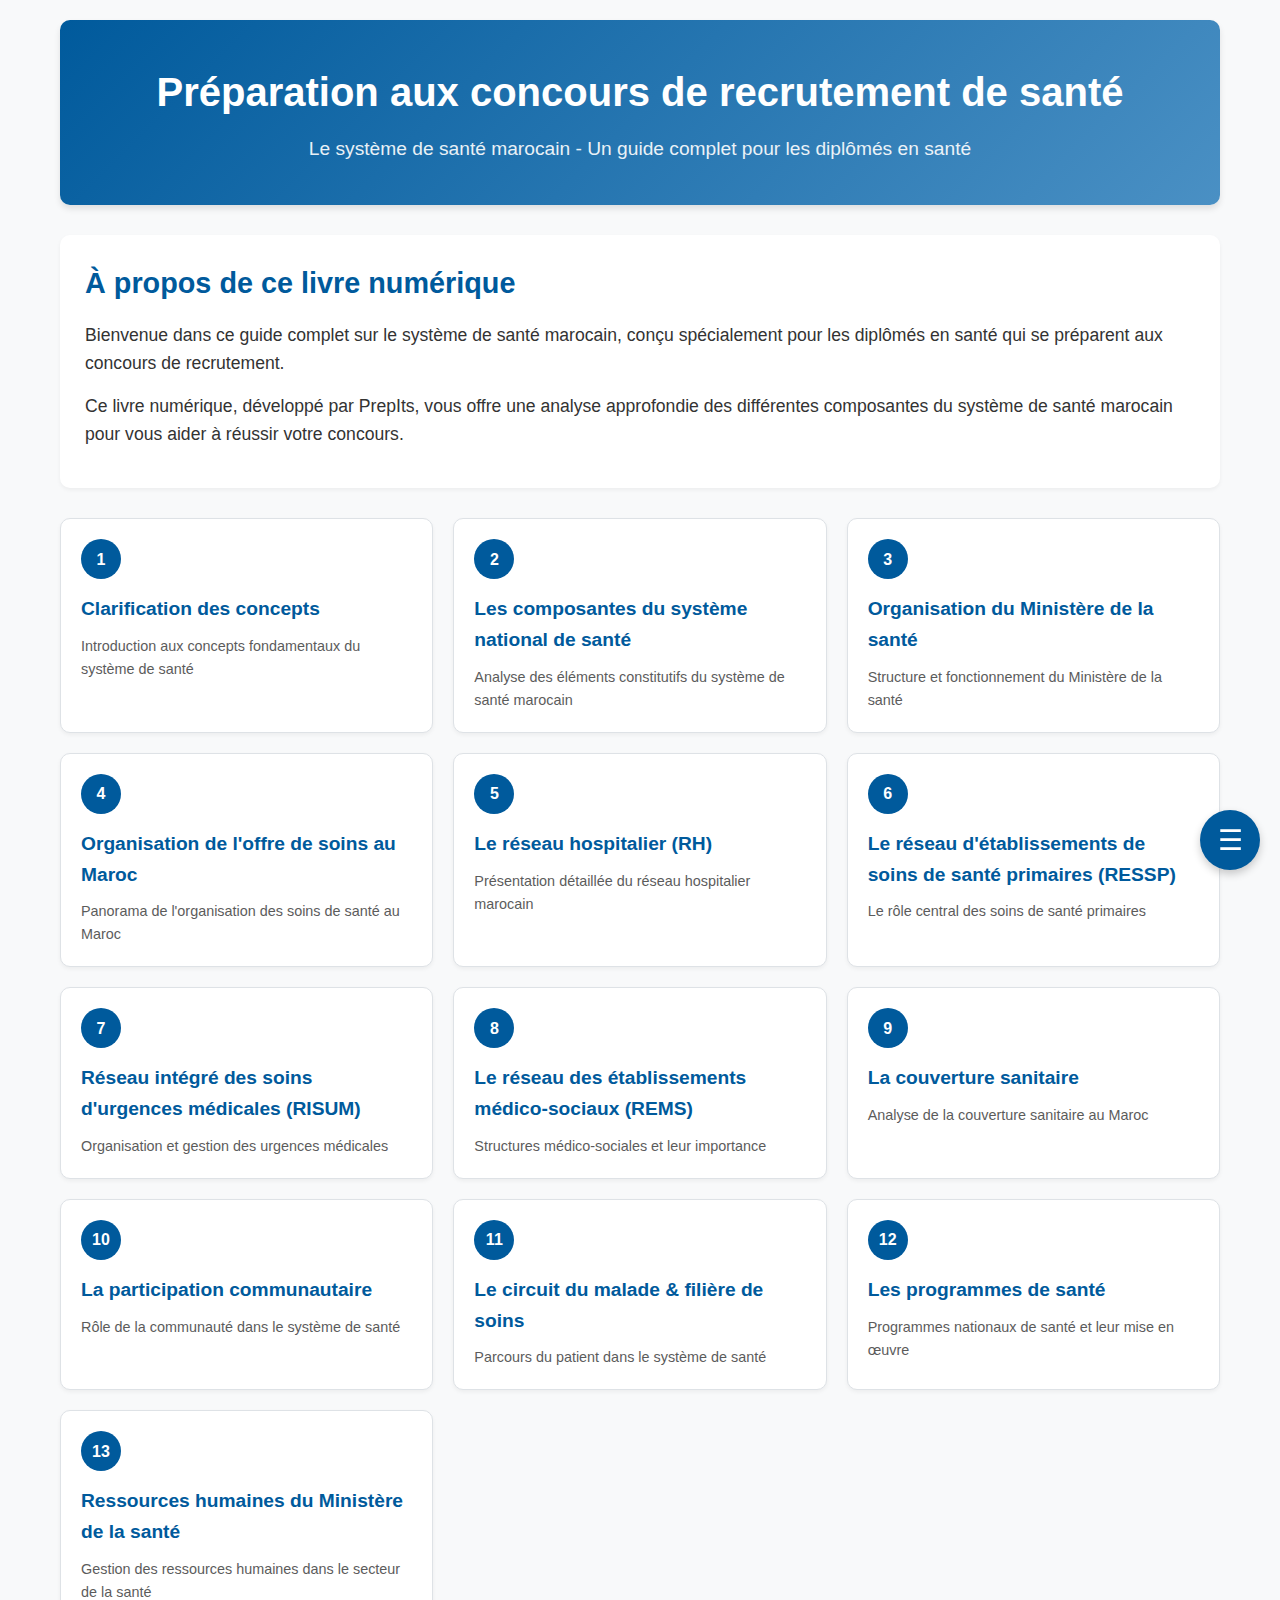
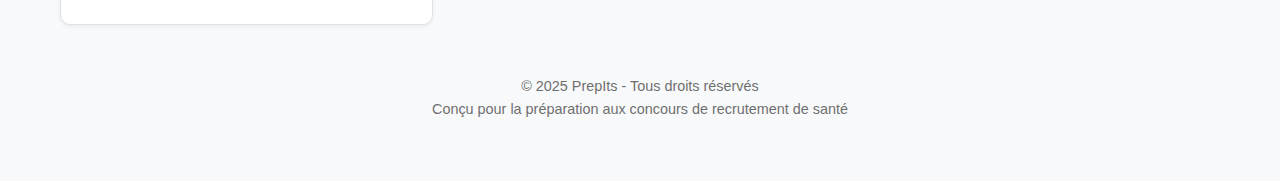
<file: index.html>
<!DOCTYPE html>
<html lang="fr">
<head>
    <meta charset="UTF-8">
    <meta name="viewport" content="width=device-width, initial-scale=1.0">
    <title>Préparation aux concours de recrutement de santé - PrepIts</title>
    <link rel="stylesheet" href="style.css">
    <style>
        :root {
            --primary-color: #005A9C; /* Bleu institutionnel */
            --accent-color: #D9534F;  /* Rouge pour l'accentuation */
            --text-color: #333333;
            --bg-color: #F8F9FA;
            --card-bg-color: #FFFFFF;
            --border-color: #DEE2E6;
        }
        
        * {
            margin: 0;
            padding: 0;
            box-sizing: border-box;
            font-family: 'Segoe UI', Tahoma, Geneva, Verdana, sans-serif;
        }
        
        body {
            background-color: var(--bg-color);
            color: var(--text-color);
            line-height: 1.6;
        }
        
        .container {
            max-width: 1200px;
            margin: 0 auto;
            padding: 20px;
        }
        
        header {
            background: linear-gradient(135deg, var(--primary-color), #4a90c4);
            color: white;
            padding: 40px 0;
            text-align: center;
            border-radius: 10px;
            margin-bottom: 30px;
            box-shadow: 0 4px 6px rgba(0, 0, 0, 0.1);
        }
        
        header h1 {
            font-size: 2.5rem;
            margin-bottom: 10px;
        }
        
        header p {
            font-size: 1.2rem;
            opacity: 0.9;
        }
        
        .intro {
            background-color: var(--card-bg-color);
            padding: 25px;
            border-radius: 10px;
            margin-bottom: 30px;
            box-shadow: 0 2px 4px rgba(0, 0, 0, 0.05);
        }
        
        .intro h2 {
            color: var(--primary-color);
            margin-bottom: 15px;
            font-size: 1.8rem;
        }
        
        .intro p {
            font-size: 1.1rem;
            margin-bottom: 15px;
        }
        
        .chapters {
            display: grid;
            grid-template-columns: repeat(auto-fill, minmax(300px, 1fr));
            gap: 20px;
            margin-bottom: 30px;
        }
        
        .chapter-card {
            background-color: var(--card-bg-color);
            border-radius: 10px;
            overflow: hidden;
            box-shadow: 0 2px 4px rgba(0, 0, 0, 0.05);
            transition: transform 0.3s ease, box-shadow 0.3s ease;
            border: 1px solid var(--border-color);
        }
        
        .chapter-card:hover {
            transform: translateY(-5px);
            box-shadow: 0 6px 12px rgba(0, 0, 0, 0.1);
        }
        
        .chapter-card a {
            text-decoration: none;
            color: inherit;
            display: block;
            padding: 20px;
        }
        
        .chapter-number {
            background-color: var(--primary-color);
            color: white;
            width: 40px;
            height: 40px;
            border-radius: 50%;
            display: flex;
            align-items: center;
            justify-content: center;
            font-weight: bold;
            margin-bottom: 15px;
        }
        
        .chapter-title {
            font-size: 1.2rem;
            font-weight: 600;
            color: var(--primary-color);
            margin-bottom: 10px;
        }
        
        .chapter-description {
            color: var(--text-color);
            opacity: 0.8;
            font-size: 0.9rem;
        }
        
        footer {
            text-align: center;
            padding: 20px;
            color: var(--text-color);
            opacity: 0.7;
            font-size: 0.9rem;
        }

        
        @media (max-width: 768px) {
            header h1 {
                font-size: 2rem;
            }
            
            .chapters {
                grid-template-columns: 1fr;
            }
        }
    </style>
</head>
<body>
    <div class="container">
        <header>
            <h1>Préparation aux concours de recrutement de santé</h1>
            <p>Le système de santé marocain - Un guide complet pour les diplômés en santé</p>
        </header>
        
        <div class="intro">
            <h2>À propos de ce livre numérique</h2>
            <p>Bienvenue dans ce guide complet sur le système de santé marocain, conçu spécialement pour les diplômés en santé qui se préparent aux concours de recrutement.</p>
            <p>Ce livre numérique, développé par PrepIts, vous offre une analyse approfondie des différentes composantes du système de santé marocain pour vous aider à réussir votre concours.</p>
        </div>
        
        <div class="chapters">
            <div class="chapter-card">
                <a href="1.html">
                    <div class="chapter-number">1</div>
                    <div class="chapter-title">Clarification des concepts</div>
                    <div class="chapter-description">Introduction aux concepts fondamentaux du système de santé</div>
                </a>
            </div>
            
            <div class="chapter-card">
                <a href="2.html">
                    <div class="chapter-number">2</div>
                    <div class="chapter-title">Les composantes du système national de santé</div>
                    <div class="chapter-description">Analyse des éléments constitutifs du système de santé marocain</div>
                </a>
            </div>
            
            <div class="chapter-card">
                <a href="3.html">
                    <div class="chapter-number">3</div>
                    <div class="chapter-title">Organisation du Ministère de la santé</div>
                    <div class="chapter-description">Structure et fonctionnement du Ministère de la santé</div>
                </a>
            </div>
            
            <div class="chapter-card">
                <a href="4.html">
                    <div class="chapter-number">4</div>
                    <div class="chapter-title">Organisation de l'offre de soins au Maroc</div>
                    <div class="chapter-description">Panorama de l'organisation des soins de santé au Maroc</div>
                </a>
            </div>
            
            <div class="chapter-card">
                <a href="5.html">
                    <div class="chapter-number">5</div>
                    <div class="chapter-title">Le réseau hospitalier (RH)</div>
                    <div class="chapter-description">Présentation détaillée du réseau hospitalier marocain</div>
                </a>
            </div>
            
            <div class="chapter-card">
                <a href="6.html">
                    <div class="chapter-number">6</div>
                    <div class="chapter-title">Le réseau d'établissements de soins de santé primaires (RESSP)</div>
                    <div class="chapter-description">Le rôle central des soins de santé primaires</div>
                </a>
            </div>
            
            <div class="chapter-card">
                <a href="7.html">
                    <div class="chapter-number">7</div>
                    <div class="chapter-title">Réseau intégré des soins d'urgences médicales (RISUM)</div>
                    <div class="chapter-description">Organisation et gestion des urgences médicales</div>
                </a>
            </div>
            
            <div class="chapter-card">
                <a href="8.html">
                    <div class="chapter-number">8</div>
                    <div class="chapter-title">Le réseau des établissements médico-sociaux (REMS)</div>
                    <div class="chapter-description">Structures médico-sociales et leur importance</div>
                </a>
            </div>
            
            <div class="chapter-card">
                <a href="9.html">
                    <div class="chapter-number">9</div>
                    <div class="chapter-title">La couverture sanitaire</div>
                    <div class="chapter-description">Analyse de la couverture sanitaire au Maroc</div>
                </a>
            </div>
            
            <div class="chapter-card">
                <a href="10.html">
                    <div class="chapter-number">10</div>
                    <div class="chapter-title">La participation communautaire</div>
                    <div class="chapter-description">Rôle de la communauté dans le système de santé</div>
                </a>
            </div>
            
            <div class="chapter-card">
                <a href="11.html">
                    <div class="chapter-number">11</div>
                    <div class="chapter-title">Le circuit du malade & filière de soins</div>
                    <div class="chapter-description">Parcours du patient dans le système de santé</div>
                </a>
            </div>
            
            <div class="chapter-card">
                <a href="12.html">
                    <div class="chapter-number">12</div>
                    <div class="chapter-title">Les programmes de santé</div>
                    <div class="chapter-description">Programmes nationaux de santé et leur mise en œuvre</div>
                </a>
            </div>
            
            <div class="chapter-card">
                <a href="13.html">
                    <div class="chapter-number">13</div>
                    <div class="chapter-title">Ressources humaines du Ministère de la santé</div>
                    <div class="chapter-description">Gestion des ressources humaines dans le secteur de la santé</div>
                </a>
            </div>
        </div>
        
        <footer>
            <p>&copy; 2025 PrepIts - Tous droits réservés</p>
            <p>Conçu pour la préparation aux concours de recrutement de santé</p>
        </footer>
    </div>
    <script>
        document.addEventListener('DOMContentLoaded', () => {
            const modeToggleBtn = document.getElementById('modeToggle');
            modeToggleBtn.addEventListener('click', () => {
                document.body.classList.toggle('night-mode');
            });
        });
    </script>

<script src="script.js"></script>
</body>
</html>
</file>
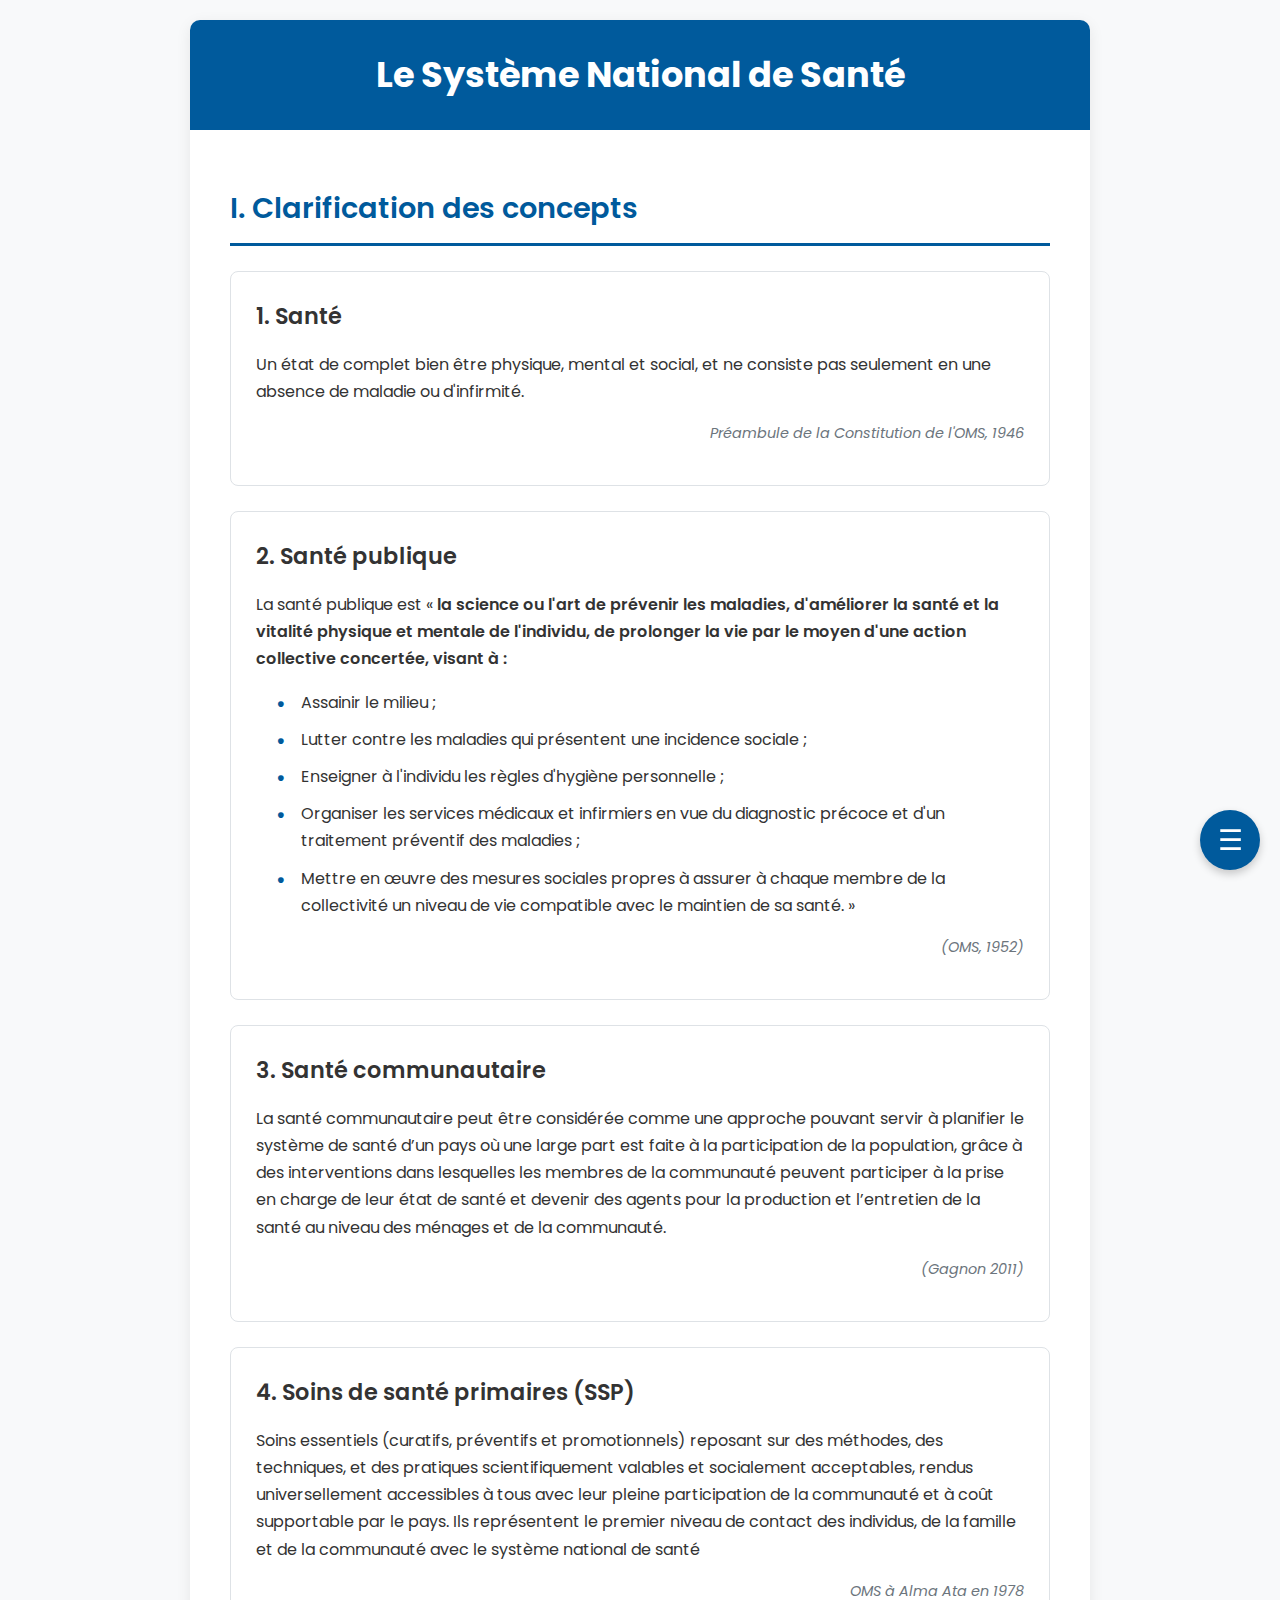
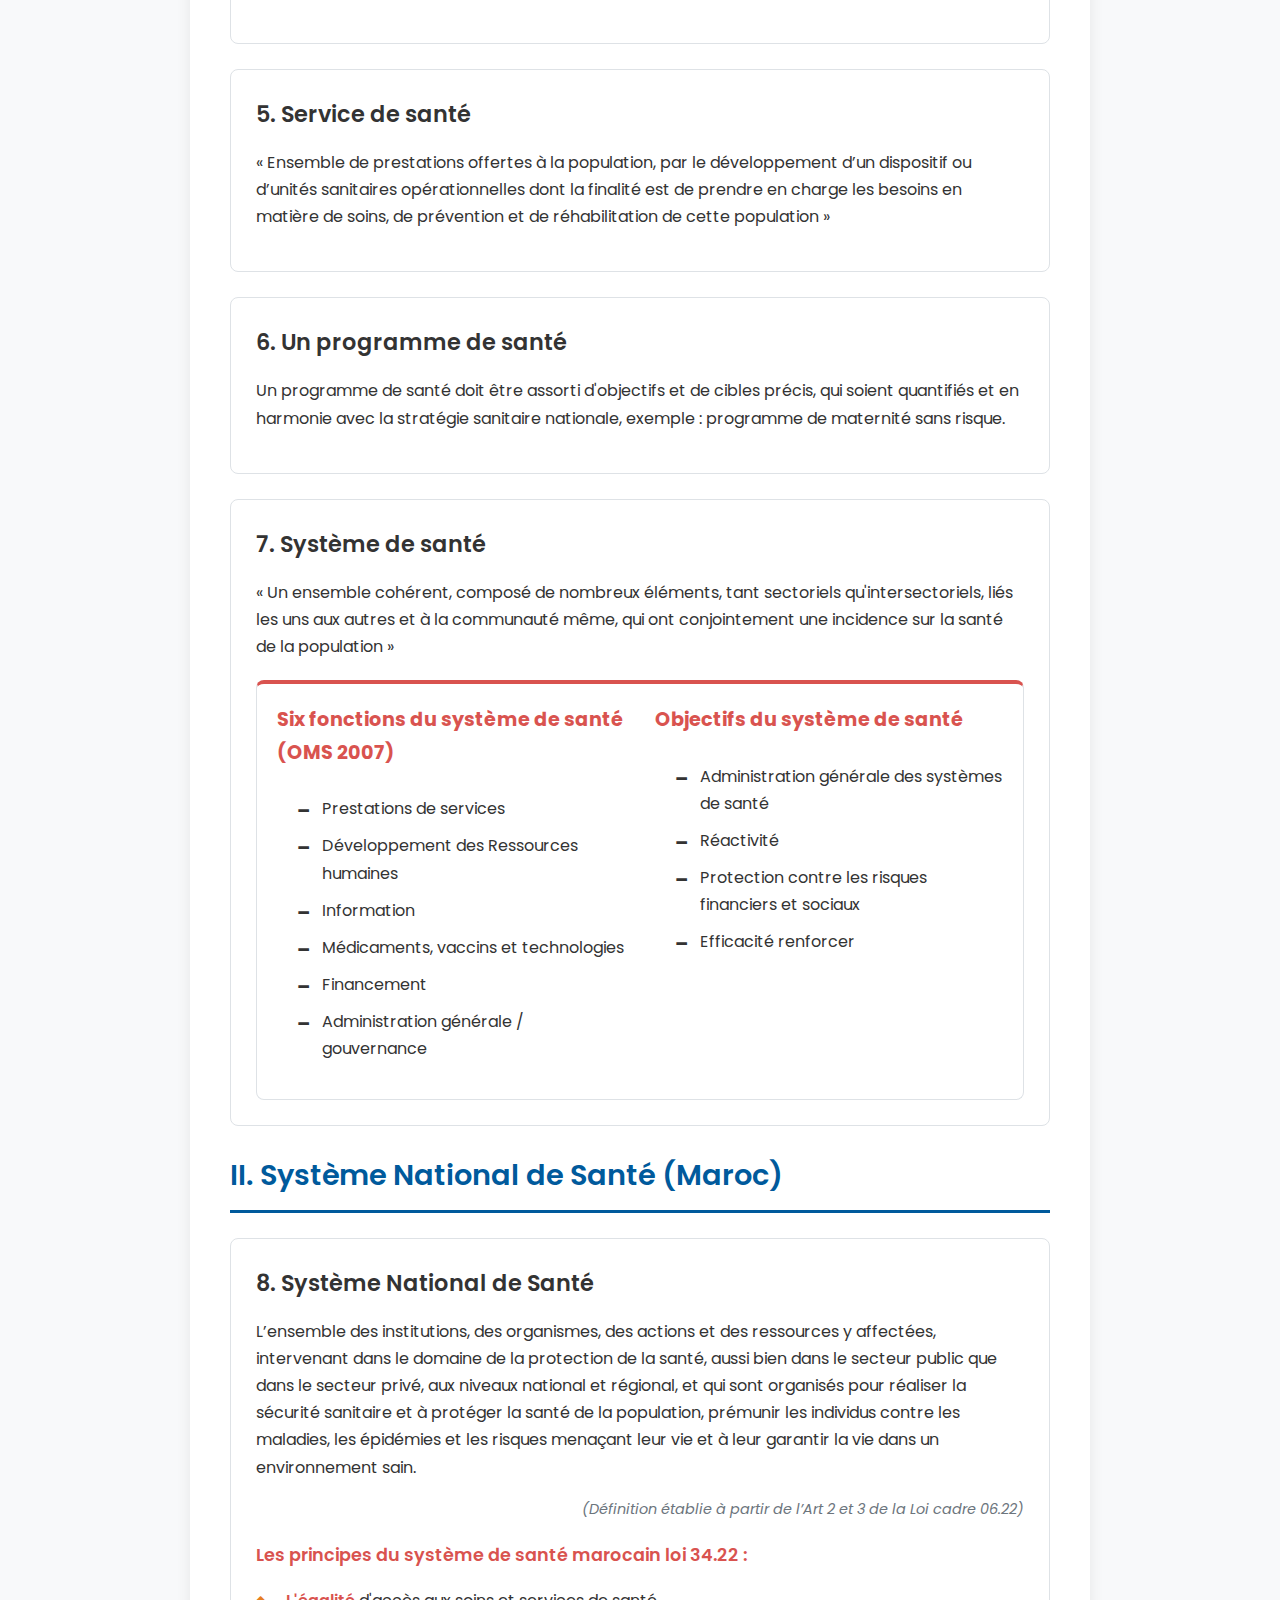
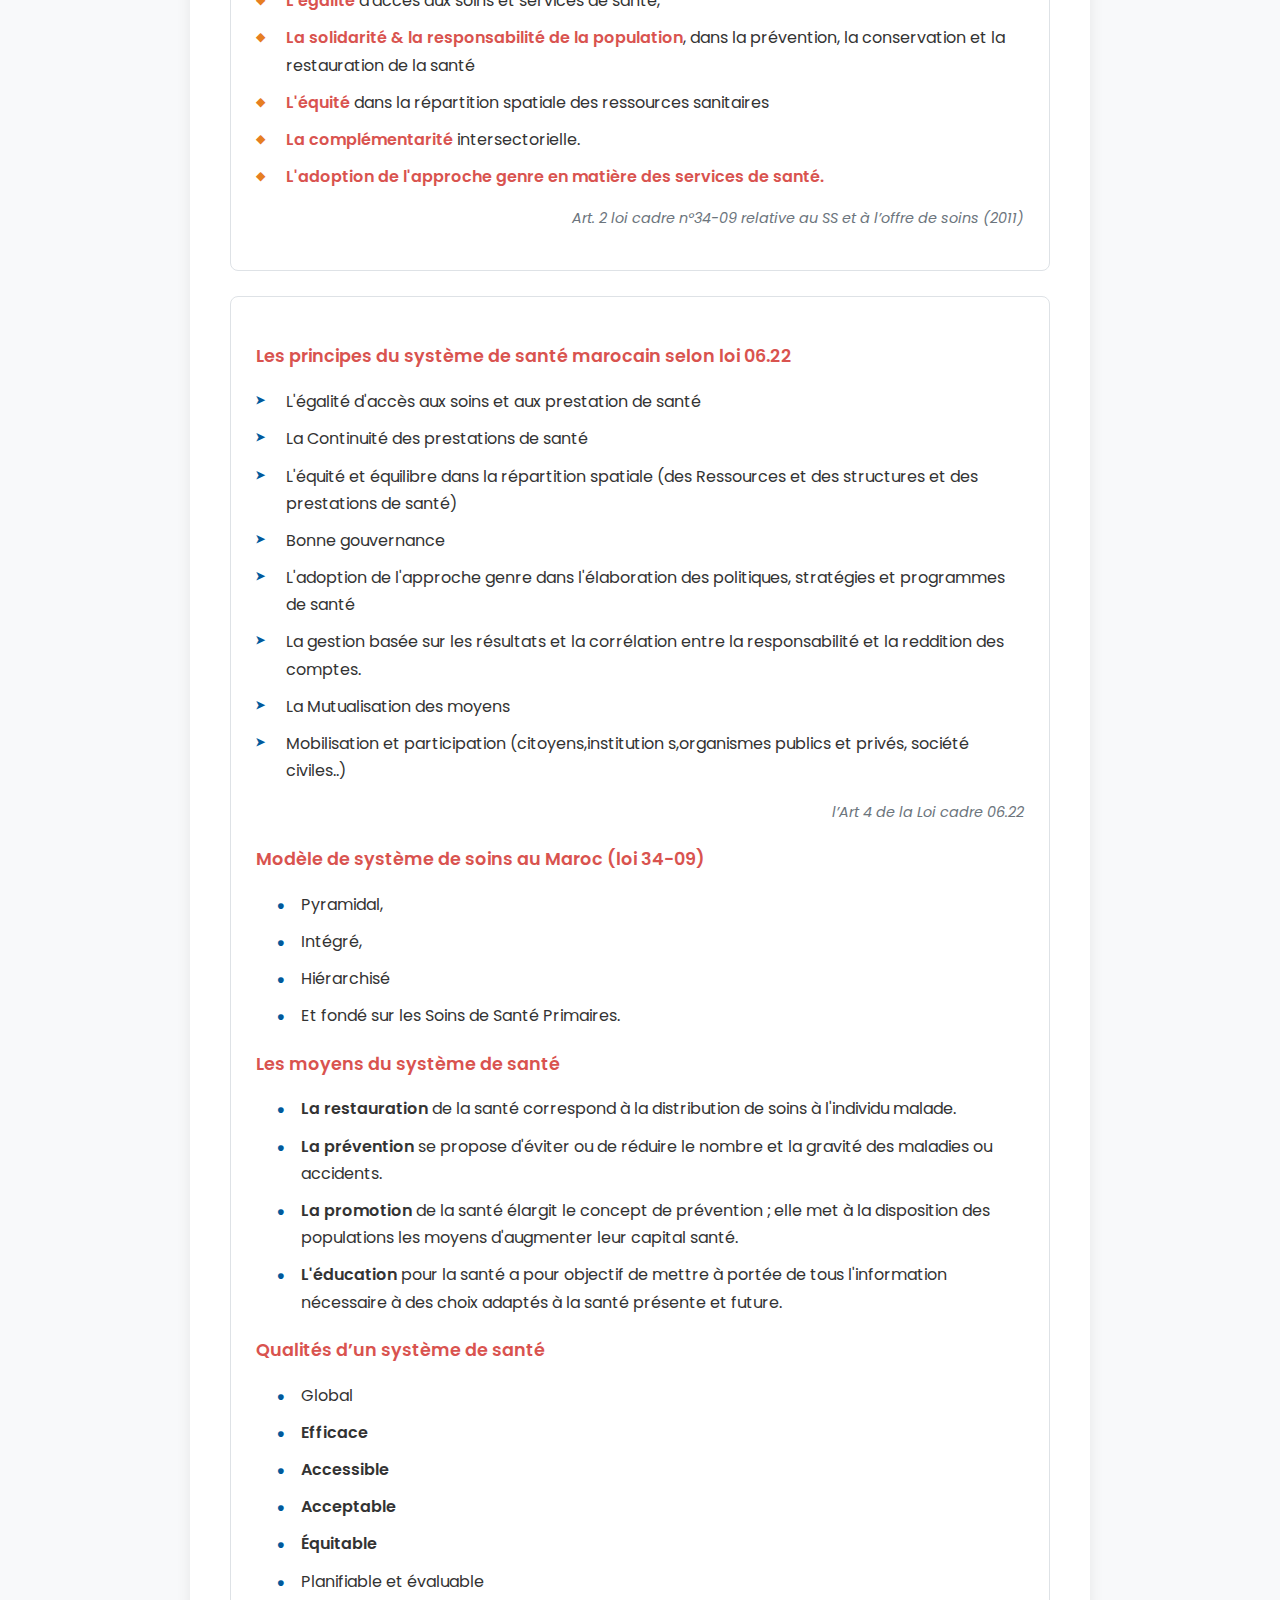
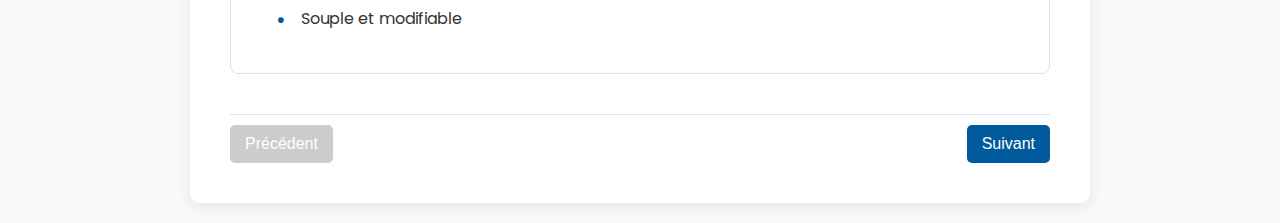
<file: 1.html>
<!DOCTYPE html>
<html lang="fr">
<head>
    <meta charset="UTF-8">
    <meta name="viewport" content="width=device-width, initial-scale=1.0">
    <title>Chapitre 1 : Le Système National de Santé</title>
    <link rel="preconnect" href="https://fonts.googleapis.com">
    <link rel="preconnect" href="https://fonts.gstatic.com" crossorigin>
    <link href="https://fonts.googleapis.com/css2?family=Poppins:wght@400;600;700&display=swap" rel="stylesheet">
    <link rel="stylesheet" href="style.css">
    <style>
        :root {
            --primary-color: #005A9C; /* Bleu institutionnel */
            --accent-color: #D9534F;  /* Rouge pour l'accentuation */
            --text-color: #333333;
            --bg-color: #F8F9FA;
            --card-bg-color: #FFFFFF;
            --border-color: #DEE2E6;
        }

        body {
            font-family: 'Poppins', sans-serif;
            background-color: var(--bg-color);
            color: var(--text-color);
            line-height: 1.7;
            margin: 0;
            padding: 20px;
        }

        .container {
            max-width: 900px;
            margin: 0 auto;
            background-color: var(--card-bg-color);
            border-radius: 10px;
            box-shadow: 0 4px 15px rgba(0, 0, 0, 0.08);
            overflow: hidden;
        }

        .chapter-header {
            background-color: var(--primary-color);
            color: white;
            padding: 25px 40px;
            text-align: center;
        }

        .chapter-header h1 {
            margin: 0;
            font-size: 2.2em;
            font-weight: 700;
        }


        .content-area {
            padding: 30px 40px;
        }

        .section-title {
            color: var(--primary-color);
            font-size: 1.8em;
            font-weight: 600;
            margin-bottom: 25px;
            padding-bottom: 10px;
            border-bottom: 3px solid var(--primary-color);
        }

        .card {
            background-color: var(--card-bg-color);
            border: 1px solid var(--border-color);
            border-radius: 8px;
            padding: 25px;
            margin-bottom: 25px;
            transition: box-shadow 0.3s ease;
        }

        .card:hover {
            box-shadow: 0 6px 20px rgba(0, 0, 0, 0.1);
        }

        .card h3 {
            font-size: 1.4em;
            font-weight: 600;
            margin-top: 0;
            margin-bottom: 15px;
            color: var(--text-color);
        }
        
        .source {
            font-style: italic;
            text-align: right;
            font-size: 0.9em;
            color: #6c757d;
            margin-top: 15px;
        }

        ul {
            list-style: none;
            padding-left: 20px;
        }

        ul li {
            padding-left: 25px;
            position: relative;
            margin-bottom: 10px;
        }

        ul li::before {
            content: '•';
            color: var(--primary-color);
            font-weight: bold;
            display: inline-block;
            position: absolute;
            left: 0;
            font-size: 1.2em;
        }

        .highlight-red {
            color: var(--accent-color);
            font-weight: 600;
        }

        .highlight-title {
            color: var(--accent-color);
            font-weight: 600;
            margin-top: 20px;
            margin-bottom: 15px;
            font-size: 1.1em;
        }
        
        .highlight-box {
            display: flex;
            gap: 30px;
            border: 1px solid var(--border-color);
            border-top: 4px solid var(--accent-color);
            border-radius: 8px;
            padding: 20px;
            margin-top: 20px;
        }
        
        .highlight-box .column {
            flex: 1;
        }
        
        .highlight-box h4 {
            color: var(--accent-color);
            margin-top: 0;
            font-size: 1.2em;
        }
        
        .highlight-box ul li::before {
             content: '–';
             color: var(--text-color);
        }

        .list-styled {
            padding-left: 0;
        }

        .list-styled li {
            padding-left: 30px;
        }
        
        .list-styled li::before {
            font-family: monospace;
            font-weight: bold;
            position: absolute;
            left: 0;
            top: 1px;
        }
        
        .list-styled.arrow li::before {
            content: '➤';
            color: var(--primary-color);
        }

        .list-styled.diamond li::before {
            content: '❖';
            color: #E67E22; /* Orange pour se différencier */
        }
        
        .bold-keyword {
            font-weight: 600;
        }

        @media (max-width: 768px) {
            body { padding: 10px; }
            .content-area { padding: 20px; }
            .chapter-header { padding: 20px; }
            .chapter-header h1 { font-size: 1.8em; }
            .section-title { font-size: 1.5em; }
            .card h3 { font-size: 1.2em; }
            .highlight-box { flex-direction: column; gap: 20px;}
        }

    </style>
</head>
<body id="chapter-1">

    <div class="container">
        <header class="chapter-header">
            <h1>Le Système National de Santé</h1>
        </header>

        <main class="content-area">

            <section id="concepts">
                <h2 class="section-title">I. Clarification des concepts</h2>

                <article class="card">
                    <h3>1. Santé</h3>
                    <p>Un état de complet bien être physique, mental et social, et ne consiste pas seulement en une absence de maladie ou d'infirmité.</p>
                    <p class="source">Préambule de la Constitution de l'OMS, 1946</p>
                </article>

                <article class="card">
                    <h3>2. Santé publique</h3>
                    <p>La santé publique est « <span class="bold-keyword">la science ou l'art de prévenir les maladies, d'améliorer la santé et la vitalité physique et mentale de l'individu, de prolonger la vie par le moyen d'une action collective concertée, visant à :</span></p>
                    <ul>
                        <li>Assainir le milieu ;</li>
                        <li>Lutter contre les maladies qui présentent une incidence sociale ;</li>
                        <li>Enseigner à l'individu les règles d'hygiène personnelle ;</li>
                        <li>Organiser les services médicaux et infirmiers en vue du diagnostic précoce et d'un traitement préventif des maladies ;</li>
                        <li>Mettre en œuvre des mesures sociales propres à assurer à chaque membre de la collectivité un niveau de vie compatible avec le maintien de sa santé. »</li>
                    </ul>
                    <p class="source">(OMS, 1952)</p>
                </article>

                <article class="card">
                    <h3>3. Santé communautaire</h3>
                    <p>La santé communautaire peut être considérée comme une approche pouvant servir à planifier le système de santé d’un pays où une large part est faite à la participation de la population, grâce à des interventions dans lesquelles les membres de la communauté peuvent participer à la prise en charge de leur état de santé et devenir des agents pour la production et l’entretien de la santé au niveau des ménages et de la communauté.</p>
                    <p class="source">(Gagnon 2011)</p>
                </article>
                
                <article class="card">
                    <h3>4. Soins de santé primaires (SSP)</h3>
                    <p>Soins essentiels (curatifs, préventifs et promotionnels) reposant sur des méthodes, des techniques, et des pratiques scientifiquement valables et socialement acceptables, rendus universellement accessibles à tous avec leur pleine participation de la communauté et à coût supportable par le pays. Ils représentent le premier niveau de contact des individus, de la famille et de la communauté avec le système national de santé</p>
                    <p class="source">OMS à Alma Ata en 1978</p>
                </article>
                
                <article class="card">
                    <h3>5. Service de santé</h3>
                    <p>« Ensemble de prestations offertes à la population, par le développement d’un dispositif ou d’unités sanitaires opérationnelles dont la finalité est de prendre en charge les besoins en matière de soins, de prévention et de réhabilitation de cette population »</p>
                </article>
                
                <article class="card">
                    <h3>6. Un programme de santé</h3>
                    <p>Un programme de santé doit être assorti d'objectifs et de cibles précis, qui soient quantifiés et en harmonie avec la stratégie sanitaire nationale, exemple : programme de maternité sans risque.</p>
                </article>

                <article class="card">
                    <h3>7. Système de santé</h3>
                    <p>« Un ensemble cohérent, composé de nombreux éléments, tant sectoriels qu'intersectoriels, liés les uns aux autres et à la communauté même, qui ont conjointement une incidence sur la santé de la population »</p>
                    
                    <div class="highlight-box">
                        <div class="column">
                            <h4>Six fonctions du système de santé (OMS 2007)</h4>
                            <ul>
                                <li>Prestations de services</li>
                                <li>Développement des Ressources humaines</li>
                                <li>Information</li>
                                <li>Médicaments, vaccins et technologies</li>
                                <li>Financement</li>
                                <li>Administration générale / gouvernance</li>
                            </ul>
                        </div>
                        <div class="column">
                            <h4>Objectifs du système de santé</h4>
                             <ul>
                                <li>Administration générale des systèmes de santé</li>
                                <li>Réactivité</li>
                                <li>Protection contre les risques financiers et sociaux</li>
                                <li>Efficacité renforcer</li>
                            </ul>
                        </div>
                    </div>
                </article>
            </section>

            <section id="systeme-marocain">
                <h2 class="section-title">II. Système National de Santé (Maroc)</h2>

                <article class="card">
                    <h3>8. Système National de Santé</h3>
                    <p>L’ensemble des institutions, des organismes, des actions et des ressources y affectées, intervenant dans le domaine de la protection de la santé, aussi bien dans le secteur public que dans le secteur privé, aux niveaux national et régional, et qui sont organisés pour réaliser la sécurité sanitaire et à protéger la santé de la population, prémunir les individus contre les maladies, les épidémies et les risques menaçant leur vie et à leur garantir la vie dans un environnement sain.</p>
                    <p class="source">(Définition établie à partir de l’Art 2 et 3 de la Loi cadre 06.22)</p>

                    <h4 class="highlight-title">Les principes du système de santé marocain loi 34.22 :</h4>
                    <ul class="list-styled diamond">
                        <li><span class="highlight-red">L'égalité</span> d'accès aux soins et services de santé,</li>
                        <li><span class="highlight-red">La solidarité & la responsabilité de la population</span>, dans la prévention, la conservation et la restauration de la santé</li>
                        <li><span class="highlight-red">L'équité</span> dans la répartition spatiale des ressources sanitaires</li>
                        <li><span class="highlight-red">La complémentarité</span> intersectorielle.</li>
                        <li><span class="highlight-red">L'adoption de l'approche genre en matière des services de santé.</span></li>
                    </ul>
                    <p class="source">Art. 2 loi cadre n°34-09 relative au SS et à l’offre de soins (2011)</p>
                </article>

                <article class="card">
                     <h4 class="highlight-title">Les principes du système de santé marocain selon loi 06.22</h4>
                    <ul class="list-styled arrow">
                        <li>L'égalité d'accès aux soins et aux prestation de santé</li>
                        <li>La Continuité des prestations de santé</li>
                        <li>L'équité et équilibre dans la répartition spatiale (des Ressources et des structures et des prestations de santé)</li>
                        <li>Bonne gouvernance</li>
                        <li>L'adoption de l'approche genre dans l'élaboration des politiques, stratégies et programmes de santé</li>
                        <li>La gestion basée sur les résultats et la corrélation entre la responsabilité et la reddition des comptes.</li>
                        <li>La Mutualisation des moyens</li>
                        <li>Mobilisation et participation (citoyens,institution s,organismes publics et privés, société civiles..)</li>
                    </ul>
                     <p class="source">l’Art 4 de la Loi cadre 06.22</p>

                    <h4 class="highlight-title">Modèle de système de soins au Maroc (loi 34-09)</h4>
                     <ul>
                        <li>Pyramidal,</li>
                        <li>Intégré,</li>
                        <li>Hiérarchisé</li>
                        <li>Et fondé sur les Soins de Santé Primaires.</li>
                    </ul>

                    <h4 class="highlight-title">Les moyens du système de santé</h4>
                    <ul>
                        <li><span class="bold-keyword">La restauration</span> de la santé correspond à la distribution de soins à l'individu malade.</li>
                        <li><span class="bold-keyword">La prévention</span> se propose d'éviter ou de réduire le nombre et la gravité des maladies ou accidents.</li>
                        <li><span class="bold-keyword">La promotion</span> de la santé élargit le concept de prévention ; elle met à la disposition des populations les moyens d'augmenter leur capital santé.</li>
                        <li><span class="bold-keyword">L'éducation</span> pour la santé a pour objectif de mettre à portée de tous l'information nécessaire à des choix adaptés à la santé présente et future.</li>
                    </ul>

                     <h4 class="highlight-title">Qualités d’un système de santé</h4>
                     <ul>
                        <li>Global</li>
                        <li><span class="bold-keyword">Efficace</span></li>
                        <li><span class="bold-keyword">Accessible</span></li>
                        <li><span class="bold-keyword">Acceptable</span></li>
                        <li><span class="bold-keyword">Équitable</span></li>
                        <li>Planifiable et évaluable</li>
                        <li>Souple et modifiable</li>
                     </ul>
                </article>
            </section>
        </main>
    </div>

    <script src="script.js"></script>
</body>
</html>
</file>
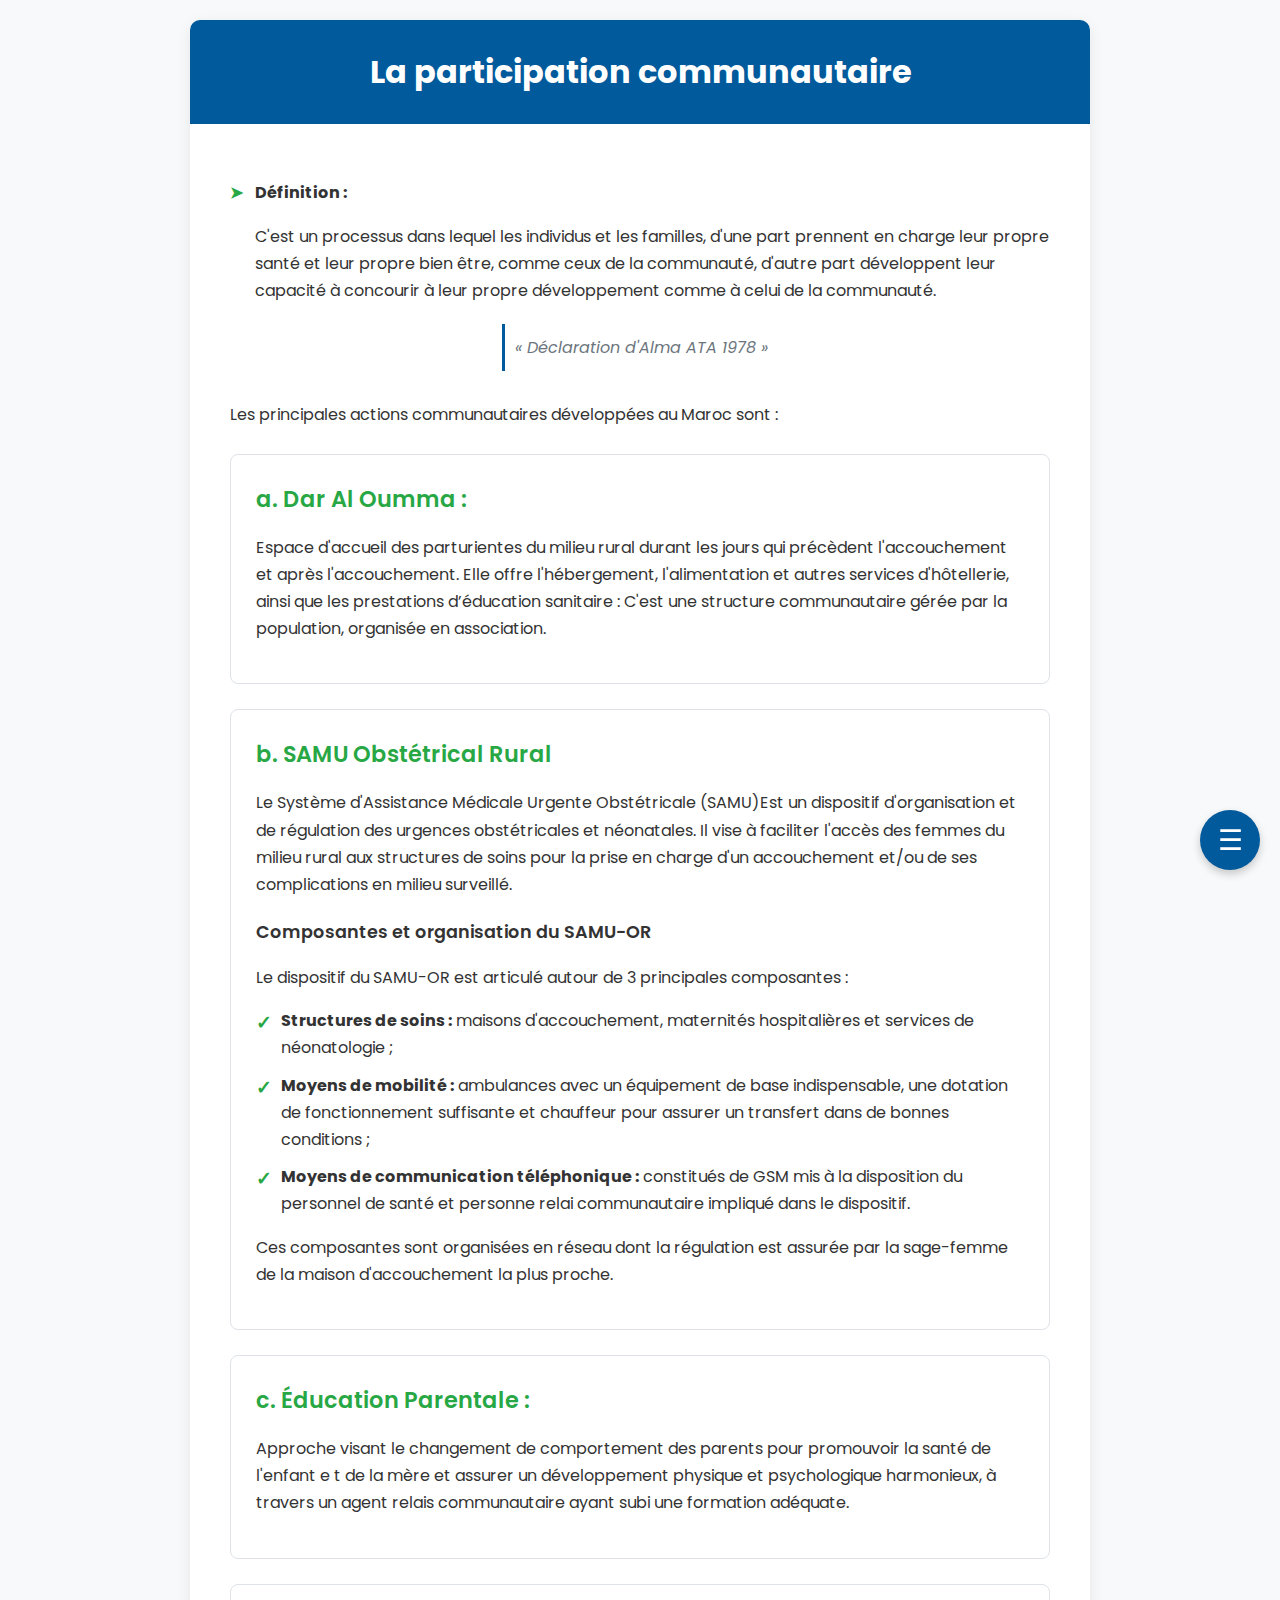
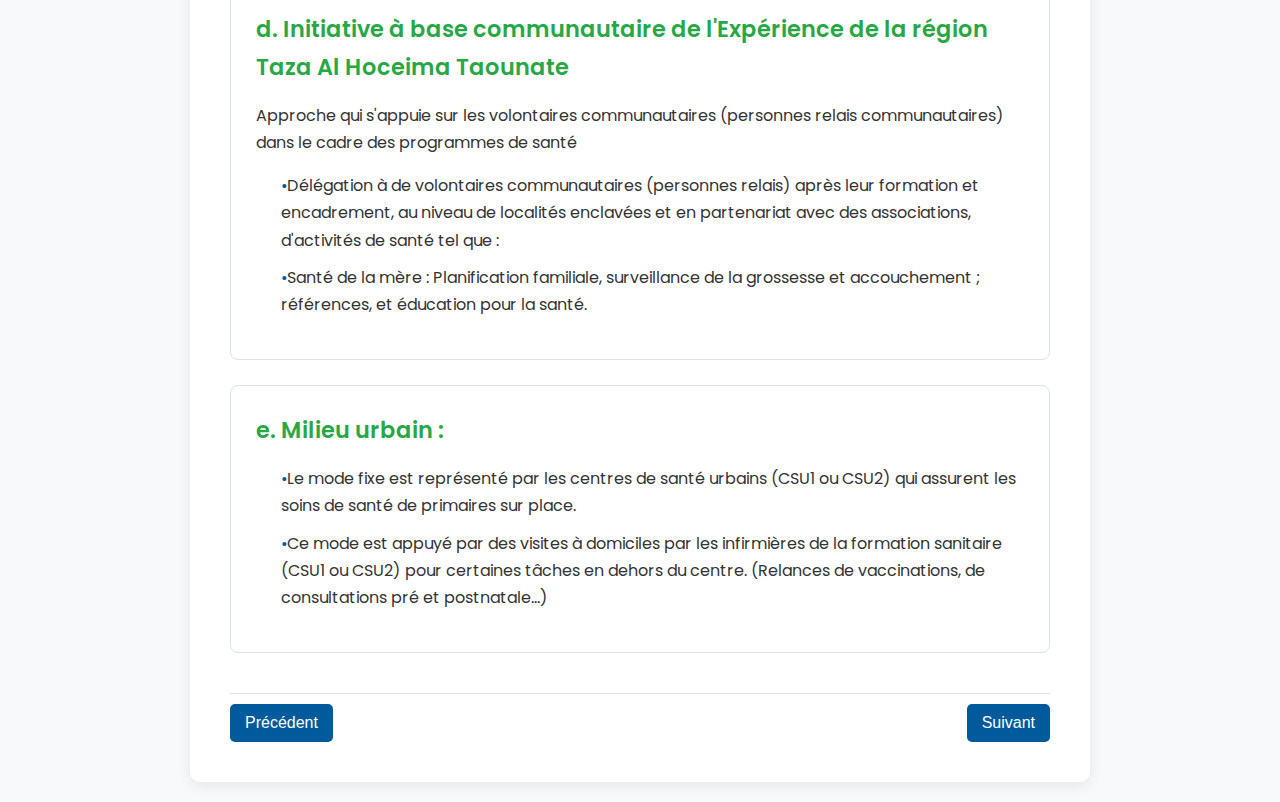
<file: 10.html>
<!DOCTYPE html>
<html lang="fr">
<head>
    <meta charset="UTF-8">
    <meta name="viewport" content="width=device-width, initial-scale=1.0">
    <title>Chapitre 10 : La participation communautaire</title>
    <link rel="preconnect" href="https://fonts.googleapis.com">
    <link rel="preconnect" href="https://fonts.gstatic.com" crossorigin>
    <link href="https://fonts.googleapis.com/css2?family=Poppins:wght@400;600;700&display=swap" rel="stylesheet">
    <link rel="stylesheet" href="style.css">
    <style>
        :root {
            --primary-color: #005A9C; /* Bleu institutionnel */
            --accent-color: #D9534F;  /* Rouge pour l'accentuation */
            --success-color: #28a745; /* Vert pour les actions communautaires */
            --text-color: #333333;
            --bg-color: #F8F9FA;
            --card-bg-color: #FFFFFF;
            --border-color: #DEE2E6;
        }

        body {
            font-family: 'Poppins', sans-serif;
            background-color: var(--bg-color);
            color: var(--text-color);
            line-height: 1.7;
            margin: 0;
            padding: 20px;
        }

        .container {
            max-width: 900px;
            margin: 0 auto;
            background-color: var(--card-bg-color);
            border-radius: 10px;
            box-shadow: 0 4px 15px rgba(0, 0, 0, 0.08);
            overflow: hidden;
        }
		
		.chapter-header {
            background-color: var(--primary-color);
            color: white;
            padding: 25px 40px;
        }
        .chapter-header h2 {
            margin: 0;
            font-size: 2em;
            font-weight: 700;
            text-align: center;
            color: #FFFFFF;
        }
        .content-area {
            padding: 30px 40px;
        }
        
        .section {
            margin-bottom: 40px;
        }

        h3, h4, h5 { font-weight: 600; margin-bottom: 15px; }
        h3 { font-size: 1.8em; color: var(--accent-color); text-align: center; }
        h4 { font-size: 1.3em; color: var(--primary-color); }
        h5 { font-size: 1.1em; color: var(--text-color); margin-top: 20px; }

        .card {
            border: 1px solid var(--border-color);
            border-radius: 8px;
            padding: 25px;
            margin-top: 25px;
            background-color: #fff;
        }
        
        .action-title {
            color: var(--success-color);
            font-size: 1.4em;
            margin-top: 0;
        }

        ul { list-style: none; padding-left: 0; }
        li { position: relative; margin-bottom: 10px; padding-left: 25px; }

        .list-styled li::before { position: absolute; left: 0; font-weight: bold; }
        .arrow-list li::before { content: '➤'; color: var(--success-color); }
        .simple-list li::before { content: '•'; color: var(--primary-color); }
        .check-list li::before { content: '✓'; color: var(--success-color); font-size: 1.2em; }
        
        .quote {
            text-align: center;
            font-style: italic;
            color: #6c757d;
            margin: 20px auto;
            padding: 10px;
            border-left: 3px solid var(--primary-color);
            width: fit-content;
        }

        @media (max-width: 768px) {
            body { padding: 10px; }
            .content-area { padding: 20px; }
        }
    </style>
</head>
<body id="chapter-10">

<div class="container">

 <header class="chapter-header">

            <h2>La participation communautaire</h2>
                </header>
    <main class="content-area">

        <section class="section">
		   

            <ul class="arrow-list list-styled" style="margin-top: 25px;">
                <li><strong>Définition :</strong>
                    <p style="padding-left:0;">C'est un processus dans lequel les individus et les familles, d'une part prennent en charge leur propre santé et leur propre bien être, comme ceux de la communauté, d'autre part développent leur capacité à concourir à leur propre développement comme à celui de la communauté.</p>
                </li>
            </ul>
            <div class="quote">« Déclaration d'Alma ATA 1978 »</div>
            
            <p style="margin-top: 30px;">Les principales actions communautaires développées au Maroc sont :</p>
            
            <div class="card">
                <h4 class="action-title">a. Dar Al Oumma :</h4>
                <p>Espace d'accueil des parturientes du milieu rural durant les jours qui précèdent l'accouchement et après l'accouchement. Elle offre l'hébergement, l'alimentation et autres services d'hôtellerie, ainsi que les prestations d’éducation sanitaire : C'est une structure communautaire gérée par la population, organisée en association.</p>
            </div>
            
            <div class="card">
                <h4 class="action-title">b. SAMU Obstétrical Rural</h4>
                <p>Le Système d'Assistance Médicale Urgente Obstétricale (SAMU)Est un dispositif d'organisation et de régulation des urgences obstétricales et néonatales. Il vise à faciliter l'accès des femmes du milieu rural aux structures de soins pour la prise en charge d'un accouchement et/ou de ses complications en milieu surveillé.</p>
                
                <h5>Composantes et organisation du SAMU-OR</h5>
                <p>Le dispositif du SAMU-OR est articulé autour de 3 principales composantes :</p>
                <ul class="check-list list-styled">
                    <li><strong>Structures de soins :</strong> maisons d'accouchement, maternités hospitalières et services de néonatologie ;</li>
                    <li><strong>Moyens de mobilité :</strong> ambulances avec un équipement de base indispensable, une dotation de fonctionnement suffisante et chauffeur pour assurer un transfert dans de bonnes conditions ;</li>
                    <li><strong>Moyens de communication téléphonique :</strong> constitués de GSM mis à la disposition du personnel de santé et personne relai communautaire impliqué dans le dispositif.</li>
                </ul>
                <p>Ces composantes sont organisées en réseau dont la régulation est assurée par la sage-femme de la maison d'accouchement la plus proche.</p>
            </div>
            
            <div class="card">
                <h4 class="action-title">c. Éducation Parentale :</h4>
                <p>Approche visant le changement de comportement des parents pour promouvoir la santé de l'enfant e t de la mère et assurer un développement physique et psychologique harmonieux, à travers un agent relais communautaire ayant subi une formation adéquate.</p>
            </div>
            
            <div class="card">
                <h4 class="action-title">d. Initiative à base communautaire de l'Expérience de la région Taza Al Hoceima Taounate</h4>
                <p>Approche qui s'appuie sur les volontaires communautaires (personnes relais communautaires) dans le cadre des programmes de santé</p>
                <ul class="simple-list">
                    <li>Délégation à de volontaires communautaires (personnes relais) après leur formation et encadrement, au niveau de localités enclavées et en partenariat avec des associations, d'activités de santé tel que :</li>
                    <li>Santé de la mère : Planification familiale, surveillance de la grossesse et accouchement ; références, et éducation pour la santé.</li>
                </ul>
            </div>
            
             <div class="card">
                <h4 class="action-title">e. Milieu urbain :</h4>
                <ul class="simple-list">
                     <li>Le mode fixe est représenté par les centres de santé urbains (CSU1 ou CSU2) qui assurent les soins de santé de primaires sur place.</li>
                     <li>Ce mode est appuyé par des visites à domiciles par les infirmières de la formation sanitaire (CSU1 ou CSU2) pour certaines tâches en dehors du centre. (Relances de vaccinations, de consultations pré et postnatale…)</li>
                </ul>
            </div>

        </section>

    </main>
</div>

<script src="script.js"></script>
</body>
</html>
</file>
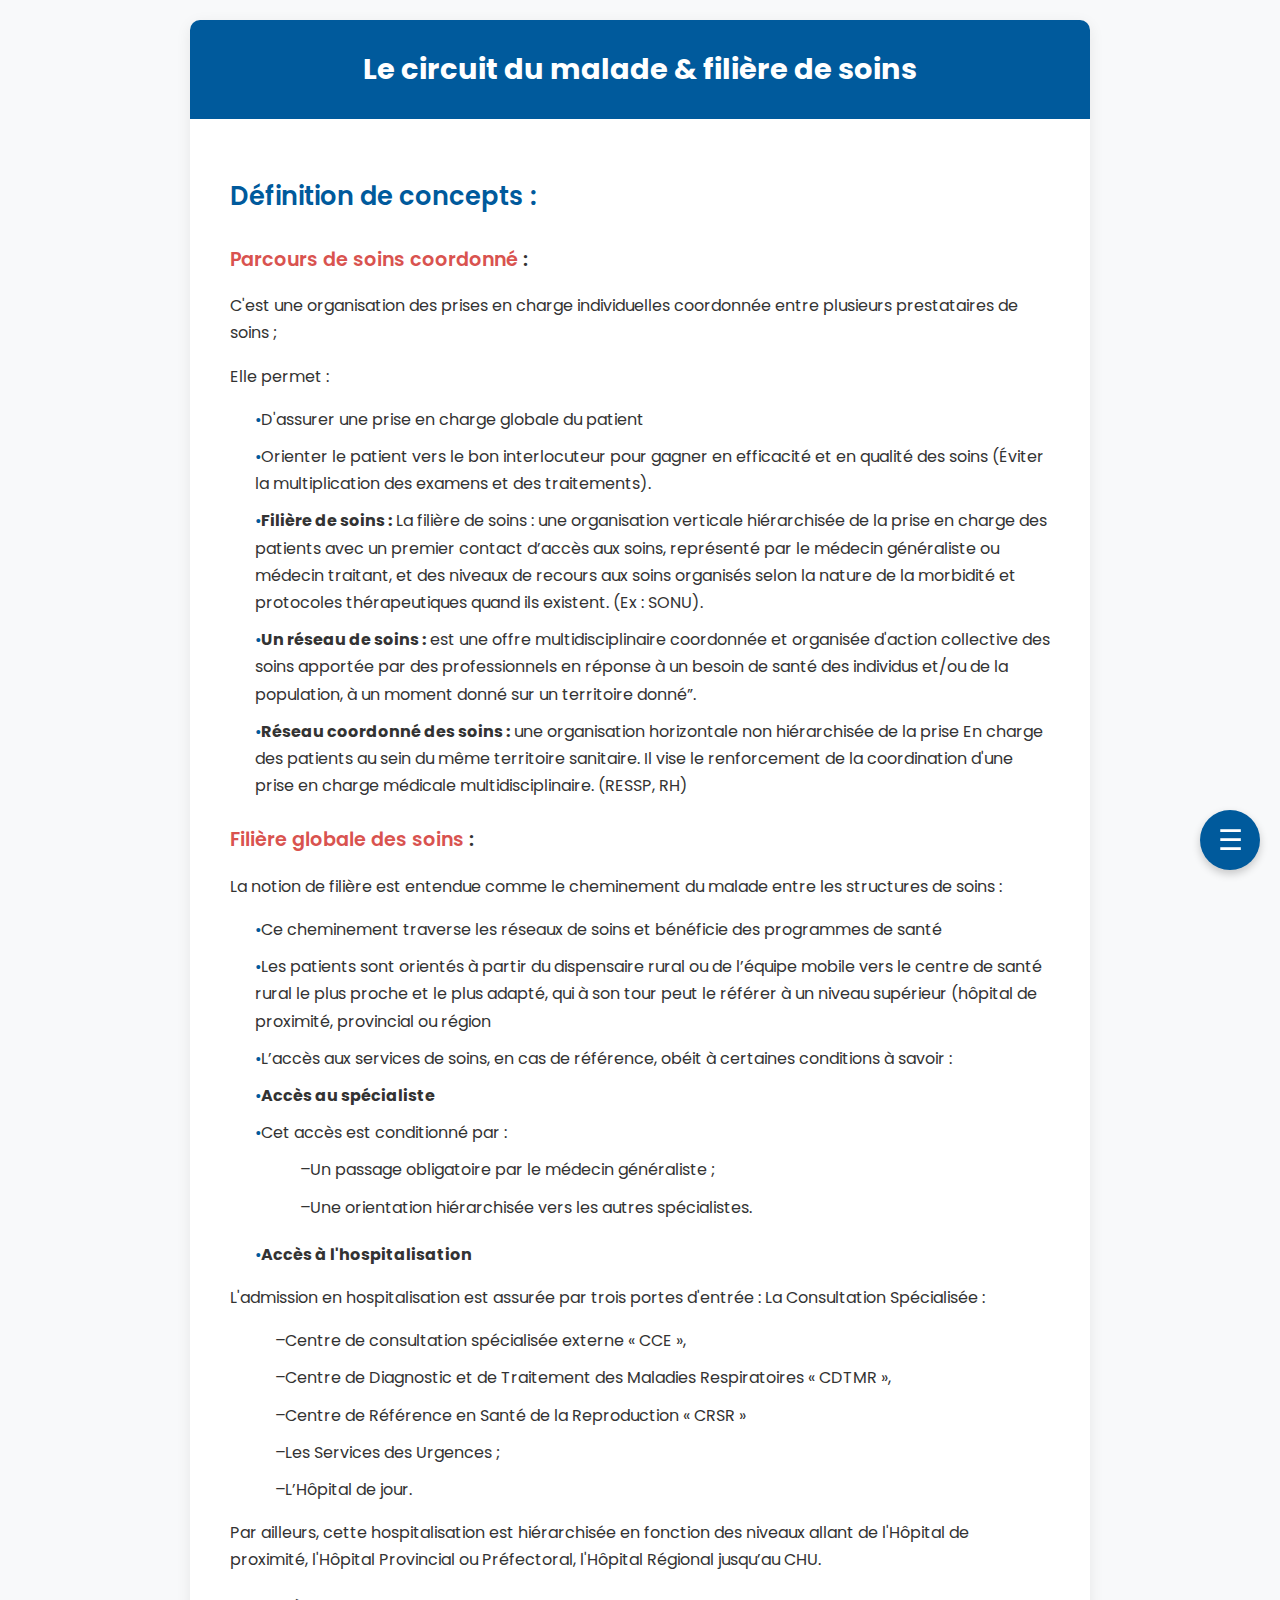
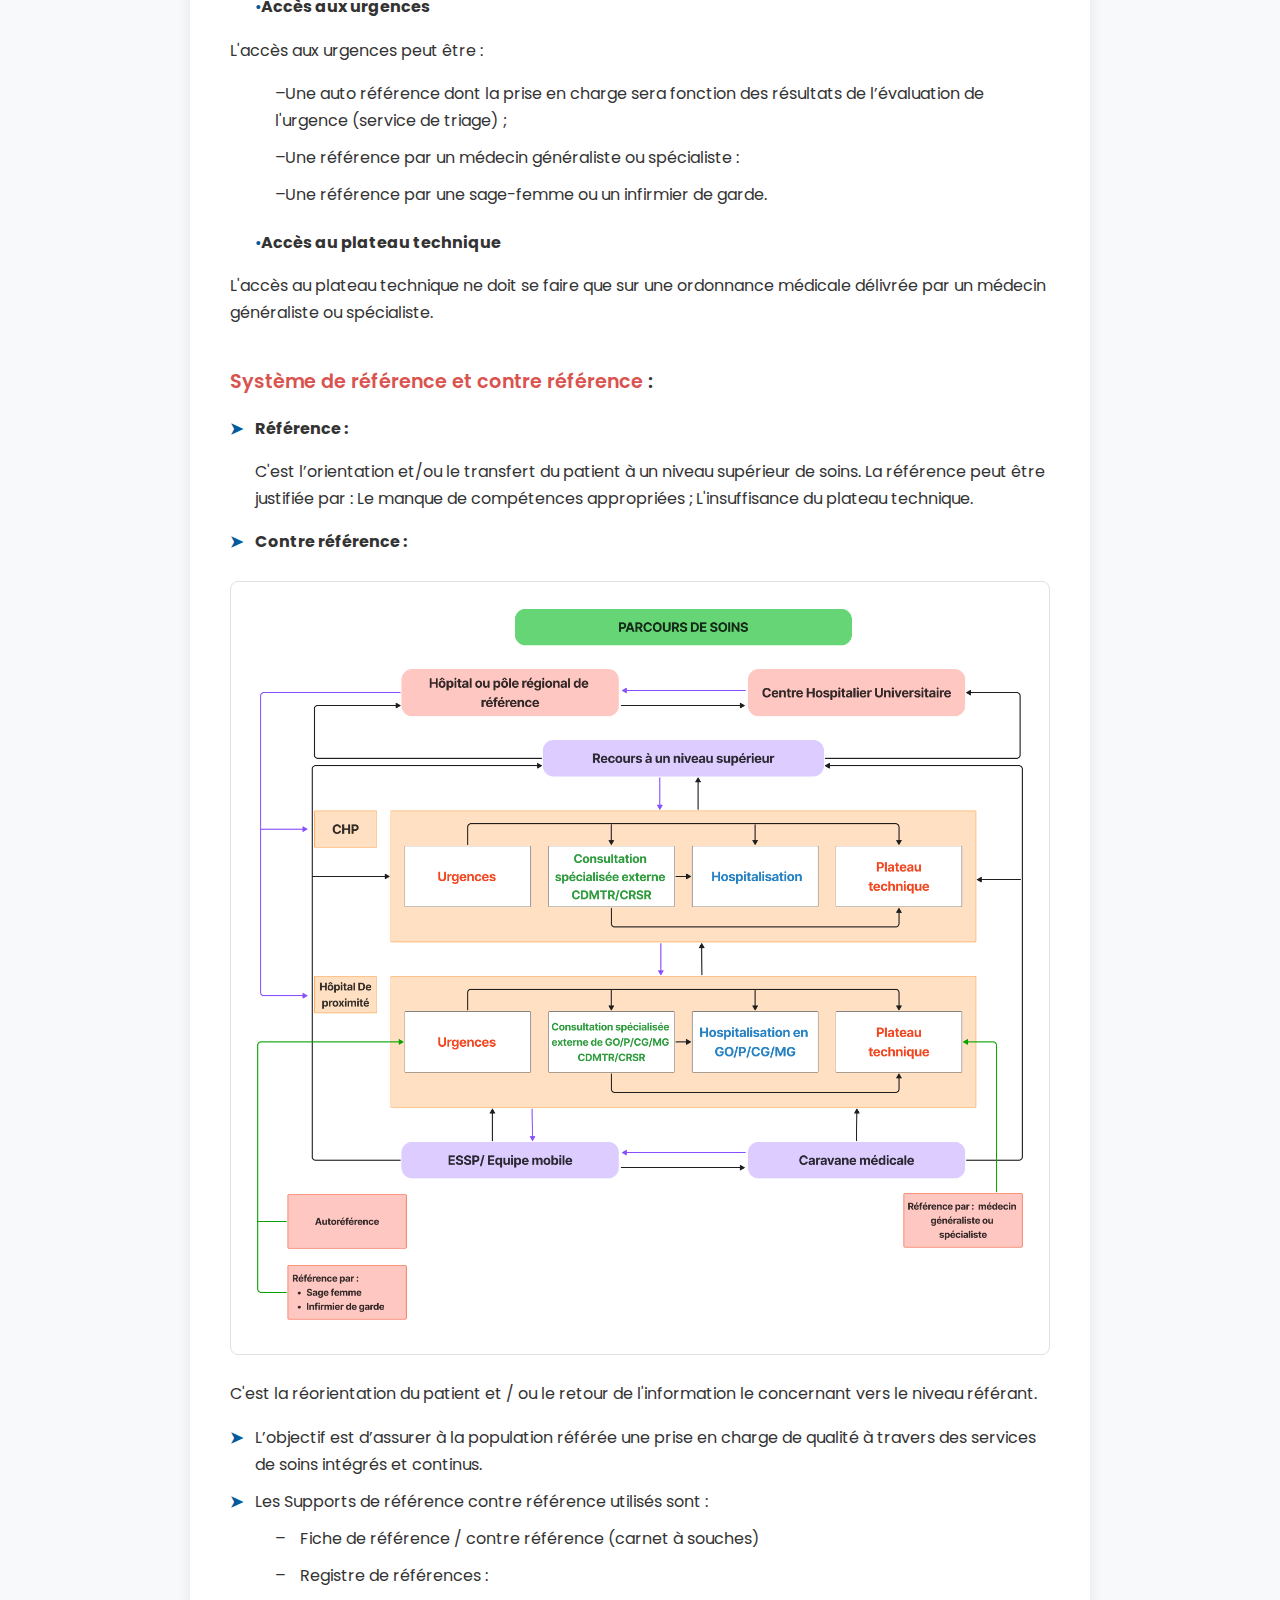
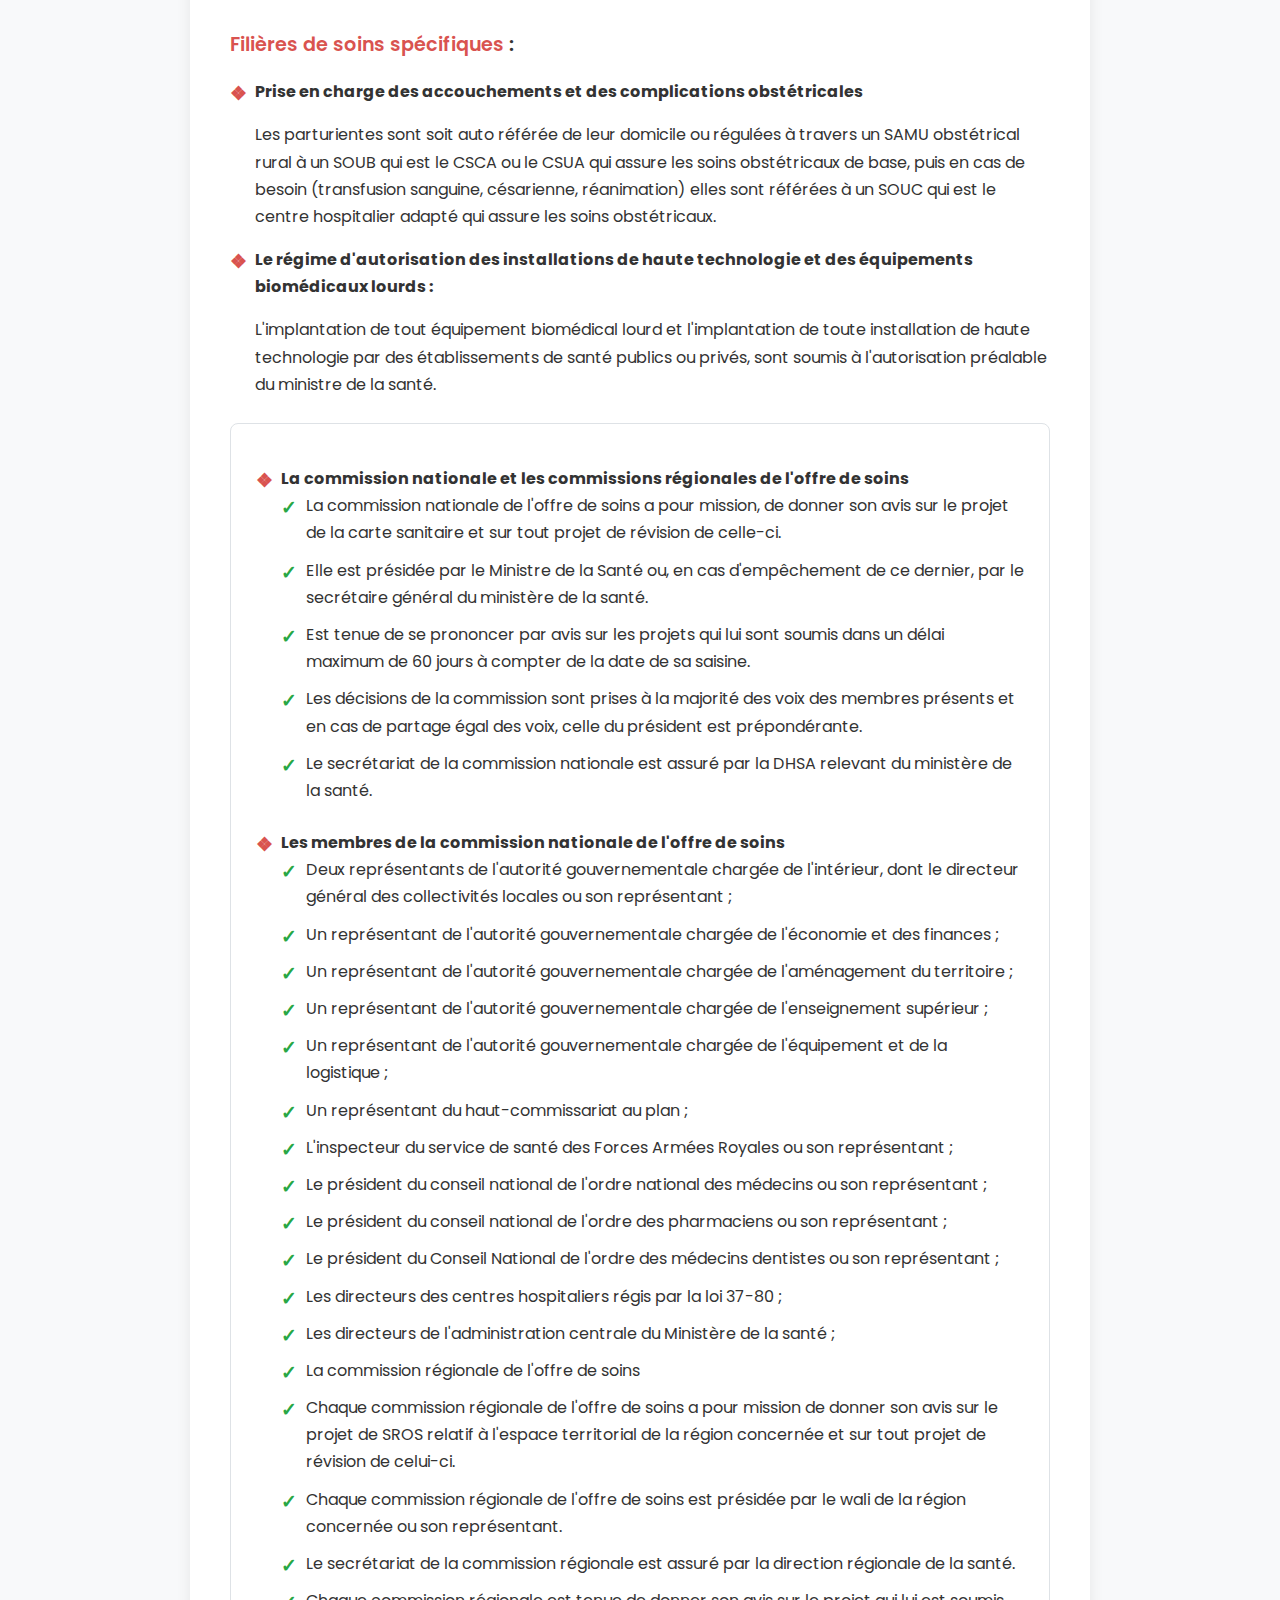
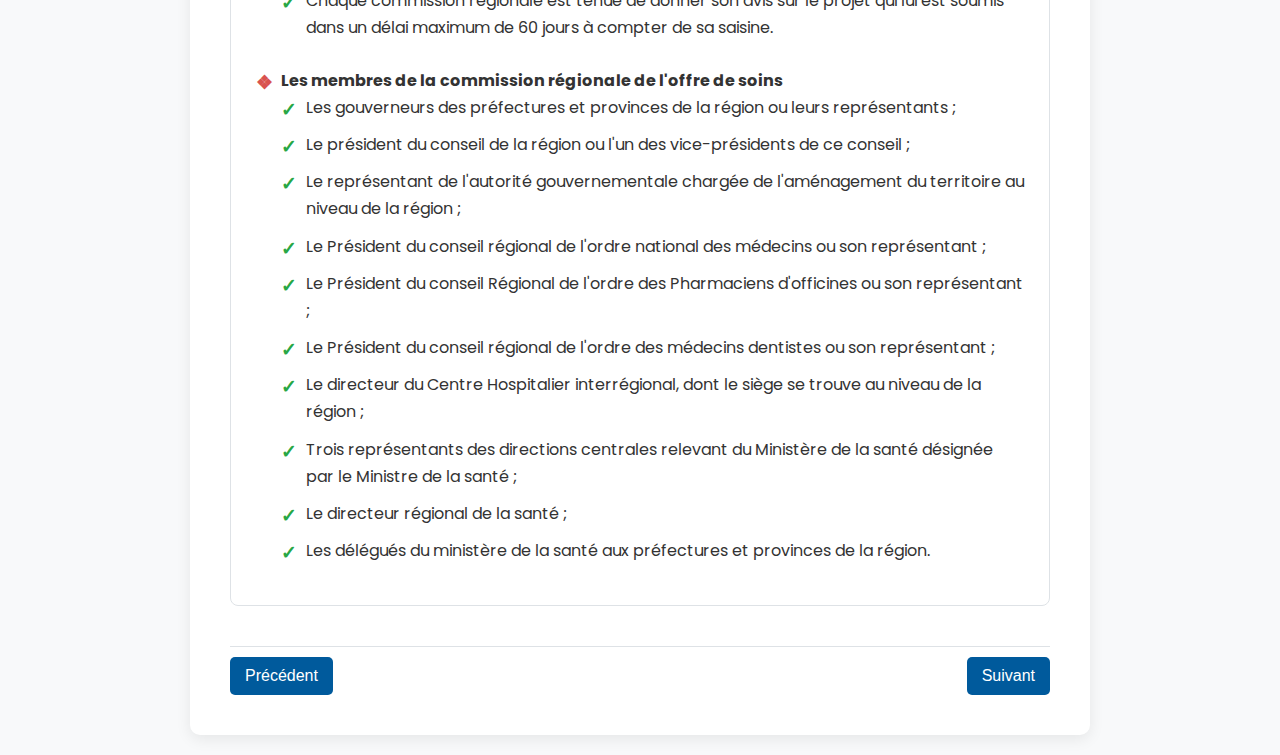
<file: 11.html>
<!DOCTYPE html>
<html lang="fr">
<head>
    <meta charset="UTF-8">
    <meta name="viewport" content="width=device-width, initial-scale=1.0">
    <title>Chapitre 11 : Le circuit du malade & filière de soins</title>
    <link rel="preconnect" href="https://fonts.googleapis.com">
    <link rel="preconnect" href="https://fonts.gstatic.com" crossorigin>
    <link href="https://fonts.googleapis.com/css2?family=Poppins:wght@400;600;700&display=swap" rel="stylesheet">
    <link rel="stylesheet" href="style.css">
    <style>
        :root {
            --primary-color: #005A9C; /* Bleu institutionnel */
            --accent-color: #D9534F;  /* Rouge pour l'accentuation */
            --success-color: #28a745; /* Vert pour les coches */
            --text-color: #333333;
            --bg-color: #F8F9FA;
            --card-bg-color: #FFFFFF;
            --border-color: #DEE2E6;
        }

        body {
            font-family: 'Poppins', sans-serif;
            background-color: var(--bg-color);
            color: var(--text-color);
            line-height: 1.7;
            margin: 0;
            padding: 20px;
        }

        .container {
            max-width: 900px;
            margin: 0 auto;
            background-color: var(--card-bg-color);
            border-radius: 10px;
            box-shadow: 0 4px 15px rgba(0, 0, 0, 0.08);
            overflow: hidden;
        }

        .chapter-header {
            background-color: var(--primary-color);
            color: white;
            padding: 25px 40px;
        }

        .chapter-header h2 {
            margin: 0;
            font-size: 1.8em;
            font-weight: 700;
            text-align: center;
            color: #FFFFFF;
        }
        
        .content-area {
            padding: 30px 40px;
        }
        
        .section {
            margin-bottom: 40px;
        }

        h3, h4 { font-weight: 600; }
        h3 { font-size: 1.6em; color: var(--primary-color); }
        h4 { font-size: 1.2em; color: var(--text-color); margin-top: 25px; margin-bottom: 15px;}

        .card {
            border: 1px solid var(--border-color);
            border-radius: 8px;
            padding: 25px;
            margin-top: 25px;
        }

        ul { list-style: none; padding-left: 0; }
        li { position: relative; margin-bottom: 10px; padding-left: 25px; }

        .list-styled li::before { position: absolute; left: 0; font-weight: bold; }
        .simple-list li::before { content: '•'; color: var(--primary-color); }
        .arrow-list li::before { content: '➤'; color: var(--primary-color); }
        .diamond-list li::before { content: '❖'; color: var(--accent-color); font-size: 1.2em; }
        .check-list li::before { content: '✓'; color: var(--success-color); font-size: 1.2em; }
        .nested-list { margin-top: 10px; padding-left: 20px; }
        .nested-list li::before { content: '–'; color: var(--text-color); font-weight: normal; }
        
        .highlight-red { color: var(--accent-color); font-weight: 600; }
        
        .organigram-container {
            margin: 25px auto;
            padding: 15px;
            border: 1px solid var(--border-color);
            border-radius: 8px;
            text-align: center;
        }
        .organigram-container img {
            max-width: 100%;
            height: auto;
            border-radius: 4px;
        }
        
        @media (max-width: 768px) {
            body { padding: 10px; }
            .content-area { padding: 20px; }
            .chapter-header h2 { font-size: 1.6em; }
        }
    </style>
</head>
<body id="chapter-11">

<div class="container">
    <header class="chapter-header">
        <h2>Le circuit du malade & filière de soins</h2>
    </header>

    <main class="content-area">

        <section class="section">
            <h3>Définition de concepts :</h3>
            <h4><span class="highlight-red">Parcours de soins coordonné</span> :</h4>
            <p>C'est une organisation des prises en charge individuelles coordonnée entre plusieurs prestataires de soins ;</p>
            <p>Elle permet :</p>
            <ul class="simple-list">
                <li>D'assurer une prise en charge globale du patient</li>
                <li>Orienter le patient vers le bon interlocuteur pour gagner en efficacité et en qualité des soins (Éviter la multiplication des examens et des traitements).</li>
                <li><strong>Filière de soins :</strong> La filière de soins : une organisation verticale hiérarchisée de la prise en charge des patients avec un premier contact d’accès aux soins, représenté par le médecin généraliste ou médecin traitant, et des niveaux de recours aux soins organisés selon la nature de la morbidité et protocoles thérapeutiques quand ils existent. (Ex : SONU).</li>
                <li><strong>Un réseau de soins :</strong> est une offre multidisciplinaire coordonnée et organisée d'action collective des soins apportée par des professionnels en réponse à un besoin de santé des individus et/ou de la population, à un moment donné sur un territoire donné”.</li>
                <li><strong>Réseau coordonné des soins :</strong> une organisation horizontale non hiérarchisée de la prise En charge des patients au sein du même territoire sanitaire. Il vise le renforcement de la coordination d'une prise en charge médicale multidisciplinaire. (RESSP, RH)</li>
            </ul>

            <h4><span class="highlight-red">Filière globale des soins</span> :</h4>
            <p>La notion de filière est entendue comme le cheminement du malade entre les structures de soins :</p>
            <ul class="simple-list">
                <li>Ce cheminement traverse les réseaux de soins et bénéficie des programmes de santé</li>
                <li>Les patients sont orientés à partir du dispensaire rural ou de l’équipe mobile vers le centre de santé rural le plus proche et le plus adapté, qui à son tour peut le référer à un niveau supérieur (hôpital de proximité, provincial ou région</li>
                <li>L’accès aux services de soins, en cas de référence, obéit à certaines conditions à savoir :</li>
                <li><strong>Accès au spécialiste</strong></li>
                <li>Cet accès est conditionné par :
                    <ul class="nested-list">
                        <li>Un passage obligatoire par le médecin généraliste ;</li>
                        <li>Une orientation hiérarchisée vers les autres spécialistes.</li>
                    </ul>
                </li>
                <li style="margin-top:20px;"><strong>Accès à l'hospitalisation</strong></li>
                <p>L'admission en hospitalisation est assurée par trois portes d'entrée : La Consultation Spécialisée :</p>
                 <ul class="nested-list">
                     <li>Centre de consultation spécialisée externe « CCE »,</li>
                     <li>Centre de Diagnostic et de Traitement des Maladies Respiratoires « CDTMR »,</li>
                     <li>Centre de Référence en Santé de la Reproduction « CRSR »</li>
                     <li>Les Services des Urgences ;</li>
                     <li>L’Hôpital de jour.</li>
                 </ul>
                 <p>Par ailleurs, cette hospitalisation est hiérarchisée en fonction des niveaux allant de l'Hôpital de proximité, l'Hôpital Provincial ou Préfectoral, l'Hôpital Régional jusqu’au CHU.</p>

                <li style="margin-top:20px;"><strong>Accès aux urgences</strong></li>
                <p>L'accès aux urgences peut être :</p>
                 <ul class="nested-list">
                     <li>Une auto référence dont la prise en charge sera fonction des résultats de l’évaluation de l'urgence (service de triage) ;</li>
                     <li>Une référence par un médecin généraliste ou spécialiste :</li>
                     <li>Une référence par une sage-femme ou un infirmier de garde.</li>
                 </ul>

                 <li style="margin-top:20px;"><strong>Accès au plateau technique</strong></li>
                 <p>L'accès au plateau technique ne doit se faire que sur une ordonnance médicale délivrée par un médecin généraliste ou spécialiste.</p>
            </ul>
        </section>

        <section class="section">
            <h4><span class="highlight-red">Système de référence et contre référence</span> :</h4>
            <ul class="arrow-list list-styled">
                <li><strong>Référence :</strong>
                    <p style="padding-left:0;">C'est l’orientation et/ou le transfert du patient à un niveau supérieur de soins. La référence peut être justifiée par : Le manque de compétences appropriées ; L'insuffisance du plateau technique.</p>
                </li>
                <li><strong>Contre référence :</strong></li>
            </ul>
             <div class="organigram-container">
                 <!-- IMPORTANT: Remplacez 'parcours-soins-diagram.png' par le chemin de votre image -->
                <img src="parcours-soins-diagram.png" alt="Schéma du parcours de soins">
            </div>
            <p>C'est la réorientation du patient et / ou le retour de l'information le concernant vers le niveau référant.</p>
             <ul class="arrow-list list-styled">
                <li>L’objectif est d’assurer à la population référée une prise en charge de qualité à travers des services de soins intégrés et continus.</li>
                <li>Les Supports de référence contre référence utilisés sont :
                    <ul class="nested-list">
                        <li>Fiche de référence / contre référence (carnet à souches)</li>
                        <li>Registre de références :</li>
                    </ul>
                </li>
             </ul>
        </section>
        
        <section class="section">
            <h4><span class="highlight-red">Filières de soins spécifiques</span> :</h4>
            <ul class="diamond-list list-styled">
                <li><strong>Prise en charge des accouchements et des complications obstétricales</strong>
                    <p style="padding-left:0;">Les parturientes sont soit auto référée de leur domicile ou régulées à travers un SAMU obstétrical rural à un SOUB qui est le CSCA ou le CSUA qui assure les soins obstétricaux de base, puis en cas de besoin (transfusion sanguine, césarienne, réanimation) elles sont référées à un SOUC qui est le centre hospitalier adapté qui assure les soins obstétricaux.</p>
                </li>
                <li><strong>Le régime d'autorisation des installations de haute technologie et des équipements biomédicaux lourds :</strong>
                     <p style="padding-left:0;">L'implantation de tout équipement biomédical lourd et l'implantation de toute installation de haute technologie par des établissements de santé publics ou privés, sont soumis à l'autorisation préalable du ministre de la santé.</p>
                </li>
            </ul>
            
            <div class="card">
                <ul class="diamond-list list-styled">
                    <li><strong>La commission nationale et les commissions régionales de l'offre de soins</strong>
                        <ul class="check-list list-styled">
                            <li>La commission nationale de l'offre de soins a pour mission, de donner son avis sur le projet de la carte sanitaire et sur tout projet de révision de celle-ci.</li>
                            <li>Elle est présidée par le Ministre de la Santé ou, en cas d'empêchement de ce dernier, par le secrétaire général du ministère de la santé.</li>
                            <li>Est tenue de se prononcer par avis sur les projets qui lui sont soumis dans un délai maximum de 60 jours à compter de la date de sa saisine.</li>
                            <li>Les décisions de la commission sont prises à la majorité des voix des membres présents et en cas de partage égal des voix, celle du président est prépondérante.</li>
                            <li>Le secrétariat de la commission nationale est assuré par la DHSA relevant du ministère de la santé.</li>
                        </ul>
                    </li>
                    <li style="margin-top:25px;"><strong>Les membres de la commission nationale de l'offre de soins</strong>
                         <ul class="check-list list-styled">
                            <li>Deux représentants de l'autorité gouvernementale chargée de l'intérieur, dont le directeur général des collectivités locales ou son représentant ;</li>
                            <li>Un représentant de l'autorité gouvernementale chargée de l'économie et des finances ;</li>
                            <li>Un représentant de l'autorité gouvernementale chargée de l'aménagement du territoire ;</li>
                            <li>Un représentant de l'autorité gouvernementale chargée de l'enseignement supérieur ;</li>
                            <li>Un représentant de l'autorité gouvernementale chargée de l'équipement et de la logistique ;</li>
                            <li>Un représentant du haut-commissariat au plan ;</li>
                            <li>L'inspecteur du service de santé des Forces Armées Royales ou son représentant ;</li>
                            <li>Le président du conseil national de l'ordre national des médecins ou son représentant ;</li>
                            <li>Le président du conseil national de l'ordre des pharmaciens ou son représentant ;</li>
                            <li>Le président du Conseil National de l'ordre des médecins dentistes ou son représentant ;</li>
                            <li>Les directeurs des centres hospitaliers régis par la loi 37-80 ;</li>
                            <li>Les directeurs de l'administration centrale du Ministère de la santé ;</li>
                            <li>La commission régionale de l'offre de soins</li>
                            <li>Chaque commission régionale de l'offre de soins a pour mission de donner son avis sur le projet de SROS relatif à l'espace territorial de la région concernée et sur tout projet de révision de celui-ci.</li>
                            <li>Chaque commission régionale de l'offre de soins est présidée par le wali de la région concernée ou son représentant.</li>
                            <li>Le secrétariat de la commission régionale est assuré par la direction régionale de la santé.</li>
                            <li>Chaque commission régionale est tenue de donner son avis sur le projet qui lui est soumis dans un délai maximum de 60 jours à compter de sa saisine.</li>
                        </ul>
                    </li>
                    <li style="margin-top:25px;"><strong>Les membres de la commission régionale de l'offre de soins</strong>
                        <ul class="check-list list-styled">
                             <li>Les gouverneurs des préfectures et provinces de la région ou leurs représentants ;</li>
                             <li>Le président du conseil de la région ou l'un des vice-présidents de ce conseil ;</li>
                             <li>Le représentant de l'autorité gouvernementale chargée de l'aménagement du territoire au niveau de la région ;</li>
                             <li>Le Président du conseil régional de l'ordre national des médecins ou son représentant ;</li>
                             <li>Le Président du conseil Régional de l'ordre des Pharmaciens d'officines ou son représentant ;</li>
                             <li>Le Président du conseil régional de l'ordre des médecins dentistes ou son représentant ;</li>
                             <li>Le directeur du Centre Hospitalier interrégional, dont le siège se trouve au niveau de la région ;</li>
                             <li>Trois représentants des directions centrales relevant du Ministère de la santé désignée par le Ministre de la santé ;</li>
                             <li>Le directeur régional de la santé ;</li>
                             <li>Les délégués du ministère de la santé aux préfectures et provinces de la région.</li>
                        </ul>
                    </li>
                </ul>
            </div>
        </section>

    </main>
</div>

<script src="script.js"></script>
</body>
</html>
</file>
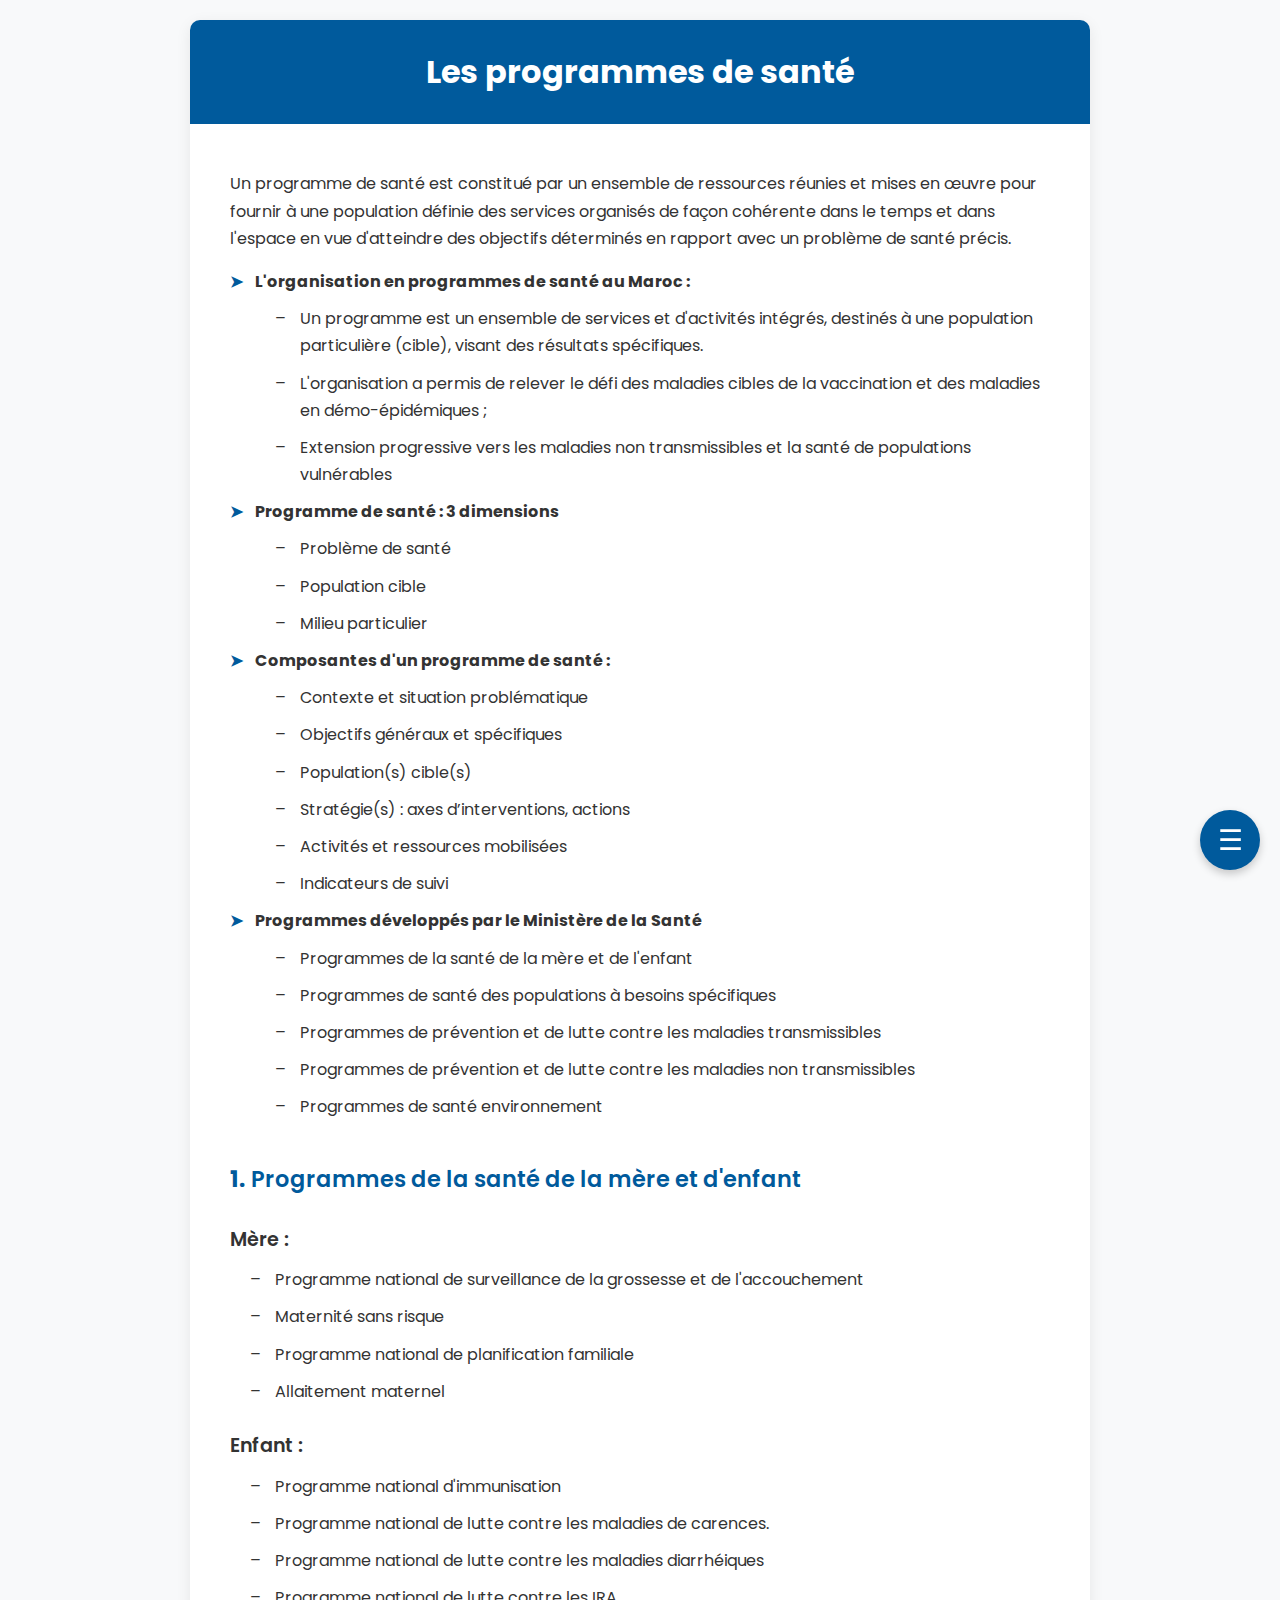
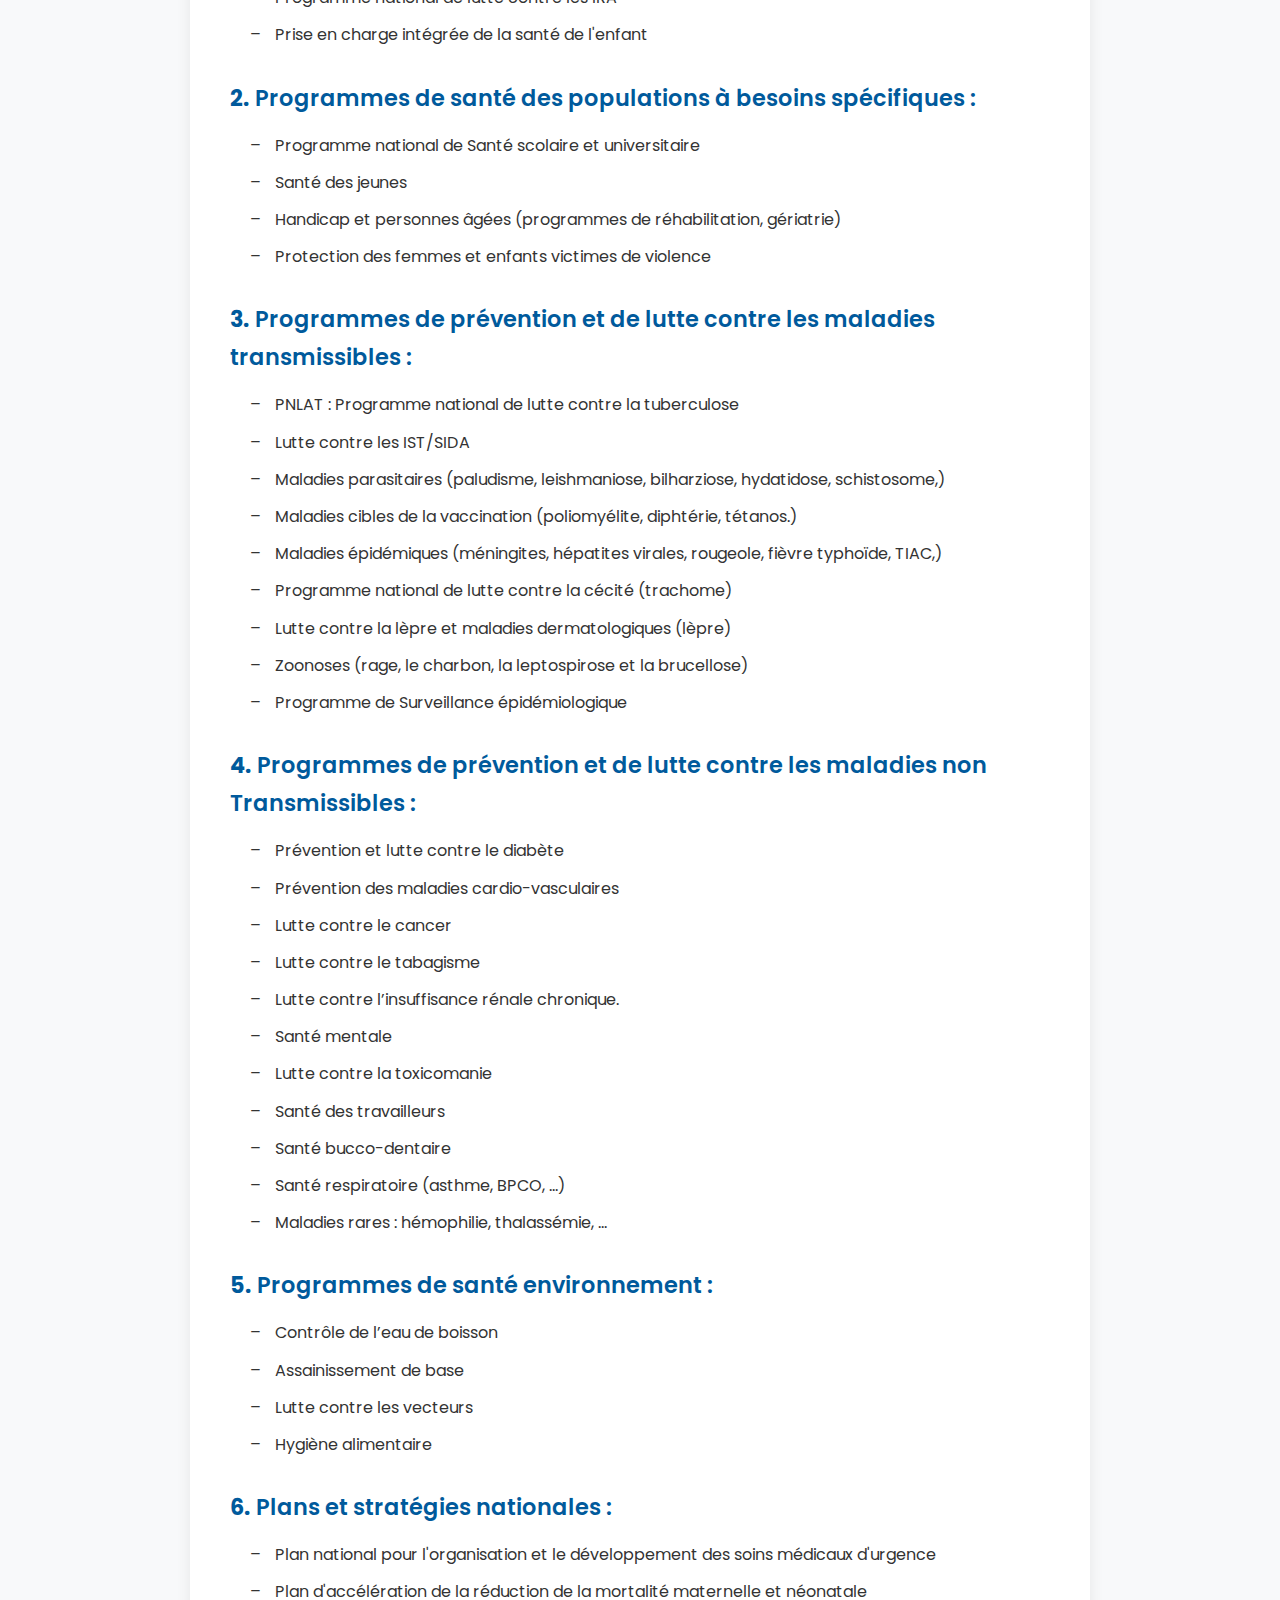
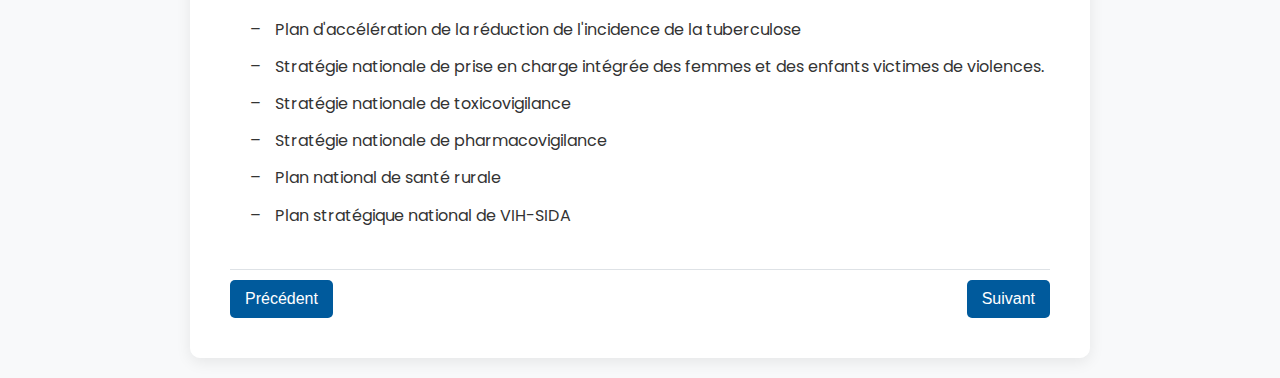
<file: 12.html>
<!DOCTYPE html>
<html lang="fr">
<head>
    <meta charset="UTF-8">
    <meta name="viewport" content="width=device-width, initial-scale=1.0">
    <title>Chapitre 12 : Les programmes de santé</title>
    <link rel="preconnect" href="https://fonts.googleapis.com">
    <link rel="preconnect" href="https://fonts.gstatic.com" crossorigin>
    <link href="https://fonts.googleapis.com/css2?family=Poppins:wght@400;600;700&display=swap" rel="stylesheet">
    <link rel="stylesheet" href="style.css">
    <style>
        :root {
            --primary-color: #005A9C; /* Bleu institutionnel */
            --accent-color: #D9534F;  /* Rouge pour l'accentuation */
            --text-color: #333333;
            --bg-color: #F8F9FA;
            --card-bg-color: #FFFFFF;
            --border-color: #DEE2E6;
        }

        body {
            font-family: 'Poppins', sans-serif;
            background-color: var(--bg-color);
            color: var(--text-color);
            line-height: 1.7;
            margin: 0;
            padding: 20px;
        }

        .container {
            max-width: 900px;
            margin: 0 auto;
            background-color: var(--card-bg-color);
            border-radius: 10px;
            box-shadow: 0 4px 15px rgba(0, 0, 0, 0.08);
            overflow: hidden;
        }

        .chapter-header {
            background-color: var(--primary-color);
            color: white;
            padding: 25px 40px;
        }

        .chapter-header h2 {
            margin: 0;
            font-size: 2em;
            font-weight: 700;
            text-align: center;
            color: #FFFFFF;
        }
        
        .content-area {
            padding: 30px 40px;
        }
        
        .section {
            margin-bottom: 40px;
        }

        h3, h4 { font-weight: 600; }
        h3 { font-size: 1.4em; color: var(--primary-color); margin-bottom: 15px; }
        h4 { font-size: 1.2em; color: var(--text-color); margin-top: 25px; margin-bottom: 10px;}

        ul, ol { list-style: none; padding-left: 0; }
        li { position: relative; margin-bottom: 10px; }

        .list-styled {
            padding-left: 0;
        }
        
        .list-styled li {
            padding-left: 25px;
        }

        .list-styled li::before {
             position: absolute; left: 0; font-weight: bold;
        }
        
        .arrow-list > li > strong {
            display: block;
        }
        .arrow-list > li::before {
            content: '➤'; color: var(--primary-color);
        }

        .nested-list {
             margin-top: 10px; padding-left: 20px;
        }
        .nested-list li::before {
             content: '–'; color: var(--text-color); font-weight: normal;
        }
        
        .main-program-list {
            counter-reset: program-counter;
        }
        .main-program-list > li {
            counter-increment: program-counter;
            margin-bottom: 30px;
        }
        .main-program-list > li > h3::before {
            content: counter(program-counter) ". ";
            color: var(--primary-color);
            font-weight: 700;
        }

        @media (max-width: 768px) {
            body { padding: 10px; }
            .content-area { padding: 20px; }
            .chapter-header h2 { font-size: 1.8em; }
        }
    </style>
</head>
<body id="chapter-12">

<div class="container">
    <header class="chapter-header">
        <h2>Les programmes de santé</h2>
    </header>

    <main class="content-area">

        <section class="section">
            <p>Un programme de santé est constitué par un ensemble de ressources réunies et mises en œuvre pour fournir à une population définie des services organisés de façon cohérente dans le temps et dans l'espace en vue d'atteindre des objectifs déterminés en rapport avec un problème de santé précis.</p>
            
            <ul class="arrow-list list-styled">
                <li><strong>L'organisation en programmes de santé au Maroc :</strong>
                    <ul class="nested-list list-styled">
                        <li>Un programme est un ensemble de services et d'activités intégrés, destinés à une population particulière (cible), visant des résultats spécifiques.</li>
                        <li>L'organisation a permis de relever le défi des maladies cibles de la vaccination et des maladies en démo-épidémiques ;</li>
                        <li>Extension progressive vers les maladies non transmissibles et la santé de populations vulnérables</li>
                    </ul>
                </li>
                 <li><strong>Programme de santé : 3 dimensions</strong>
                    <ul class="nested-list list-styled">
                        <li>Problème de santé</li>
                        <li>Population cible</li>
                        <li>Milieu particulier</li>
                    </ul>
                </li>
                 <li><strong>Composantes d'un programme de santé :</strong>
                    <ul class="nested-list list-styled">
                        <li>Contexte et situation problématique</li>
                        <li>Objectifs généraux et spécifiques</li>
                        <li>Population(s) cible(s)</li>
                        <li>Stratégie(s) : axes d’interventions, actions</li>
                        <li>Activités et ressources mobilisées</li>
                        <li>Indicateurs de suivi</li>
                    </ul>
                </li>
                <li><strong>Programmes développés par le Ministère de la Santé</strong>
                    <ul class="nested-list list-styled">
                        <li>Programmes de la santé de la mère et de l'enfant</li>
                        <li>Programmes de santé des populations à besoins spécifiques</li>
                        <li>Programmes de prévention et de lutte contre les maladies transmissibles</li>
                        <li>Programmes de prévention et de lutte contre les maladies non transmissibles</li>
                        <li>Programmes de santé environnement</li>
                    </ul>
                </li>
            </ul>
        </section>

        <section class="section">
            <ol class="main-program-list">
                <li>
                    <h3>Programmes de la santé de la mère et d'enfant</h3>
                    <h4>Mère :</h4>
                    <ul class="nested-list list-styled">
                        <li>Programme national de surveillance de la grossesse et de l'accouchement</li>
                        <li>Maternité sans risque</li>
                        <li>Programme national de planification familiale</li>
                        <li>Allaitement maternel</li>
                    </ul>
                    <h4>Enfant :</h4>
                    <ul class="nested-list list-styled">
                        <li>Programme national d'immunisation</li>
                        <li>Programme national de lutte contre les maladies de carences.</li>
                        <li>Programme national de lutte contre les maladies diarrhéiques</li>
                        <li>Programme national de lutte contre les IRA</li>
                        <li>Prise en charge intégrée de la santé de l'enfant</li>
                    </ul>
                </li>
                <li>
                    <h3>Programmes de santé des populations à besoins spécifiques :</h3>
                    <ul class="nested-list list-styled">
                        <li>Programme national de Santé scolaire et universitaire</li>
                        <li>Santé des jeunes</li>
                        <li>Handicap et personnes âgées (programmes de réhabilitation, gériatrie)</li>
                        <li>Protection des femmes et enfants victimes de violence</li>
                    </ul>
                </li>
                 <li>
                    <h3>Programmes de prévention et de lutte contre les maladies transmissibles :</h3>
                    <ul class="nested-list list-styled">
                        <li>PNLAT : Programme national de lutte contre la tuberculose</li>
                        <li>Lutte contre les IST/SIDA</li>
                        <li>Maladies parasitaires (paludisme, leishmaniose, bilharziose, hydatidose, schistosome,)</li>
                        <li>Maladies cibles de la vaccination (poliomyélite, diphtérie, tétanos.)</li>
                        <li>Maladies épidémiques (méningites, hépatites virales, rougeole, fièvre typhoïde, TIAC,)</li>
                        <li>Programme national de lutte contre la cécité (trachome)</li>
                        <li>Lutte contre la lèpre et maladies dermatologiques (lèpre)</li>
                        <li>Zoonoses (rage, le charbon, la leptospirose et la brucellose)</li>
                        <li>Programme de Surveillance épidémiologique</li>
                    </ul>
                </li>
                <li>
                    <h3>Programmes de prévention et de lutte contre les maladies non Transmissibles :</h3>
                    <ul class="nested-list list-styled">
                        <li>Prévention et lutte contre le diabète</li>
                        <li>Prévention des maladies cardio-vasculaires</li>
                        <li>Lutte contre le cancer</li>
                        <li>Lutte contre le tabagisme</li>
                        <li>Lutte contre l’insuffisance rénale chronique.</li>
                        <li>Santé mentale</li>
                        <li>Lutte contre la toxicomanie</li>
                        <li>Santé des travailleurs</li>
                        <li>Santé bucco-dentaire</li>
                        <li>Santé respiratoire (asthme, BPCO, ...)</li>
                        <li>Maladies rares : hémophilie, thalassémie, ...</li>
                    </ul>
                </li>
                <li>
                    <h3>Programmes de santé environnement :</h3>
                    <ul class="nested-list list-styled">
                        <li>Contrôle de l’eau de boisson</li>
                        <li>Assainissement de base</li>
                        <li>Lutte contre les vecteurs</li>
                        <li>Hygiène alimentaire</li>
                    </ul>
                </li>
                <li>
                    <h3>Plans et stratégies nationales :</h3>
                    <ul class="nested-list list-styled">
                        <li>Plan national pour l'organisation et le développement des soins médicaux d'urgence</li>
                        <li>Plan d'accélération de la réduction de la mortalité maternelle et néonatale</li>
                        <li>Plan d'accélération de la réduction de l'incidence de la tuberculose</li>
                        <li>Stratégie nationale de prise en charge intégrée des femmes et des enfants victimes de violences.</li>
                        <li>Stratégie nationale de toxicovigilance</li>
                        <li>Stratégie nationale de pharmacovigilance</li>
                        <li>Plan national de santé rurale</li>
                        <li>Plan stratégique national de VIH-SIDA</li>
                    </ul>
                </li>
            </ol>
        </section>

    </main>
</div>

<script src="script.js"></script>
</body>
</html>
</file>
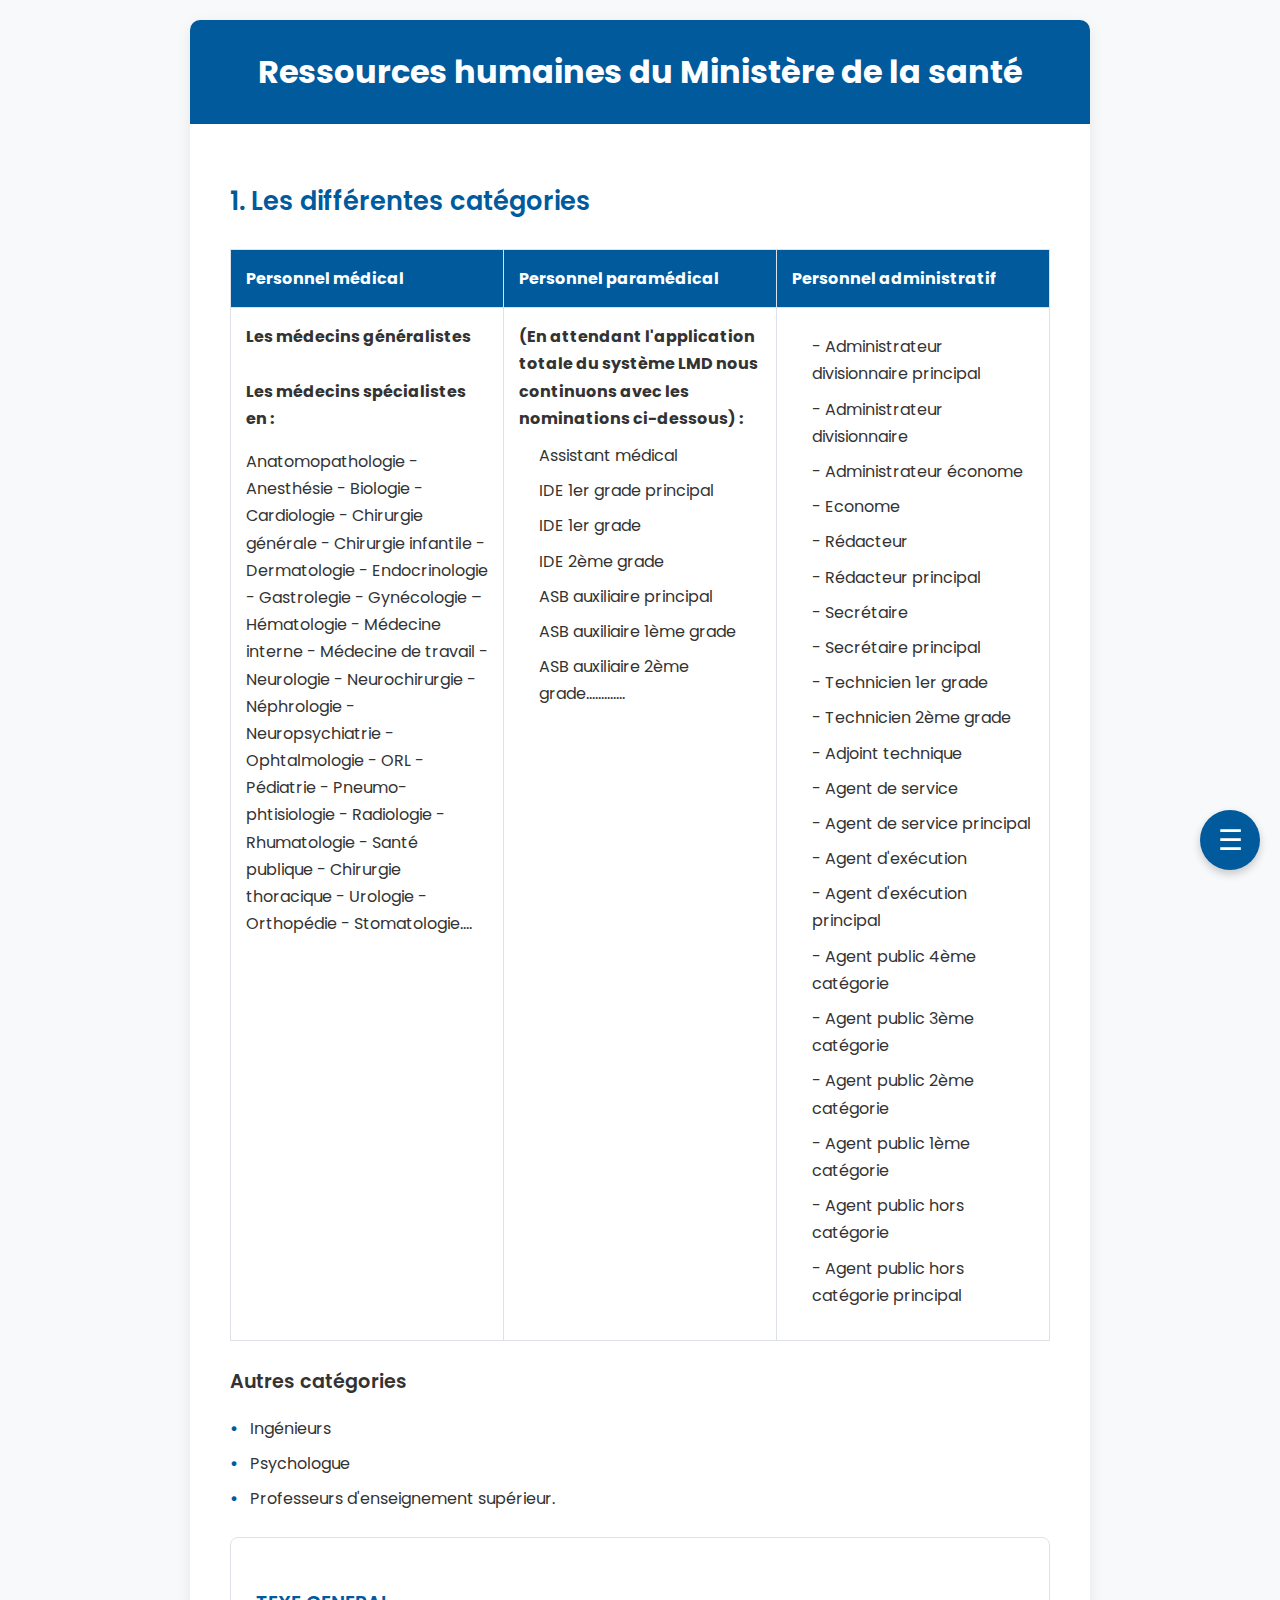
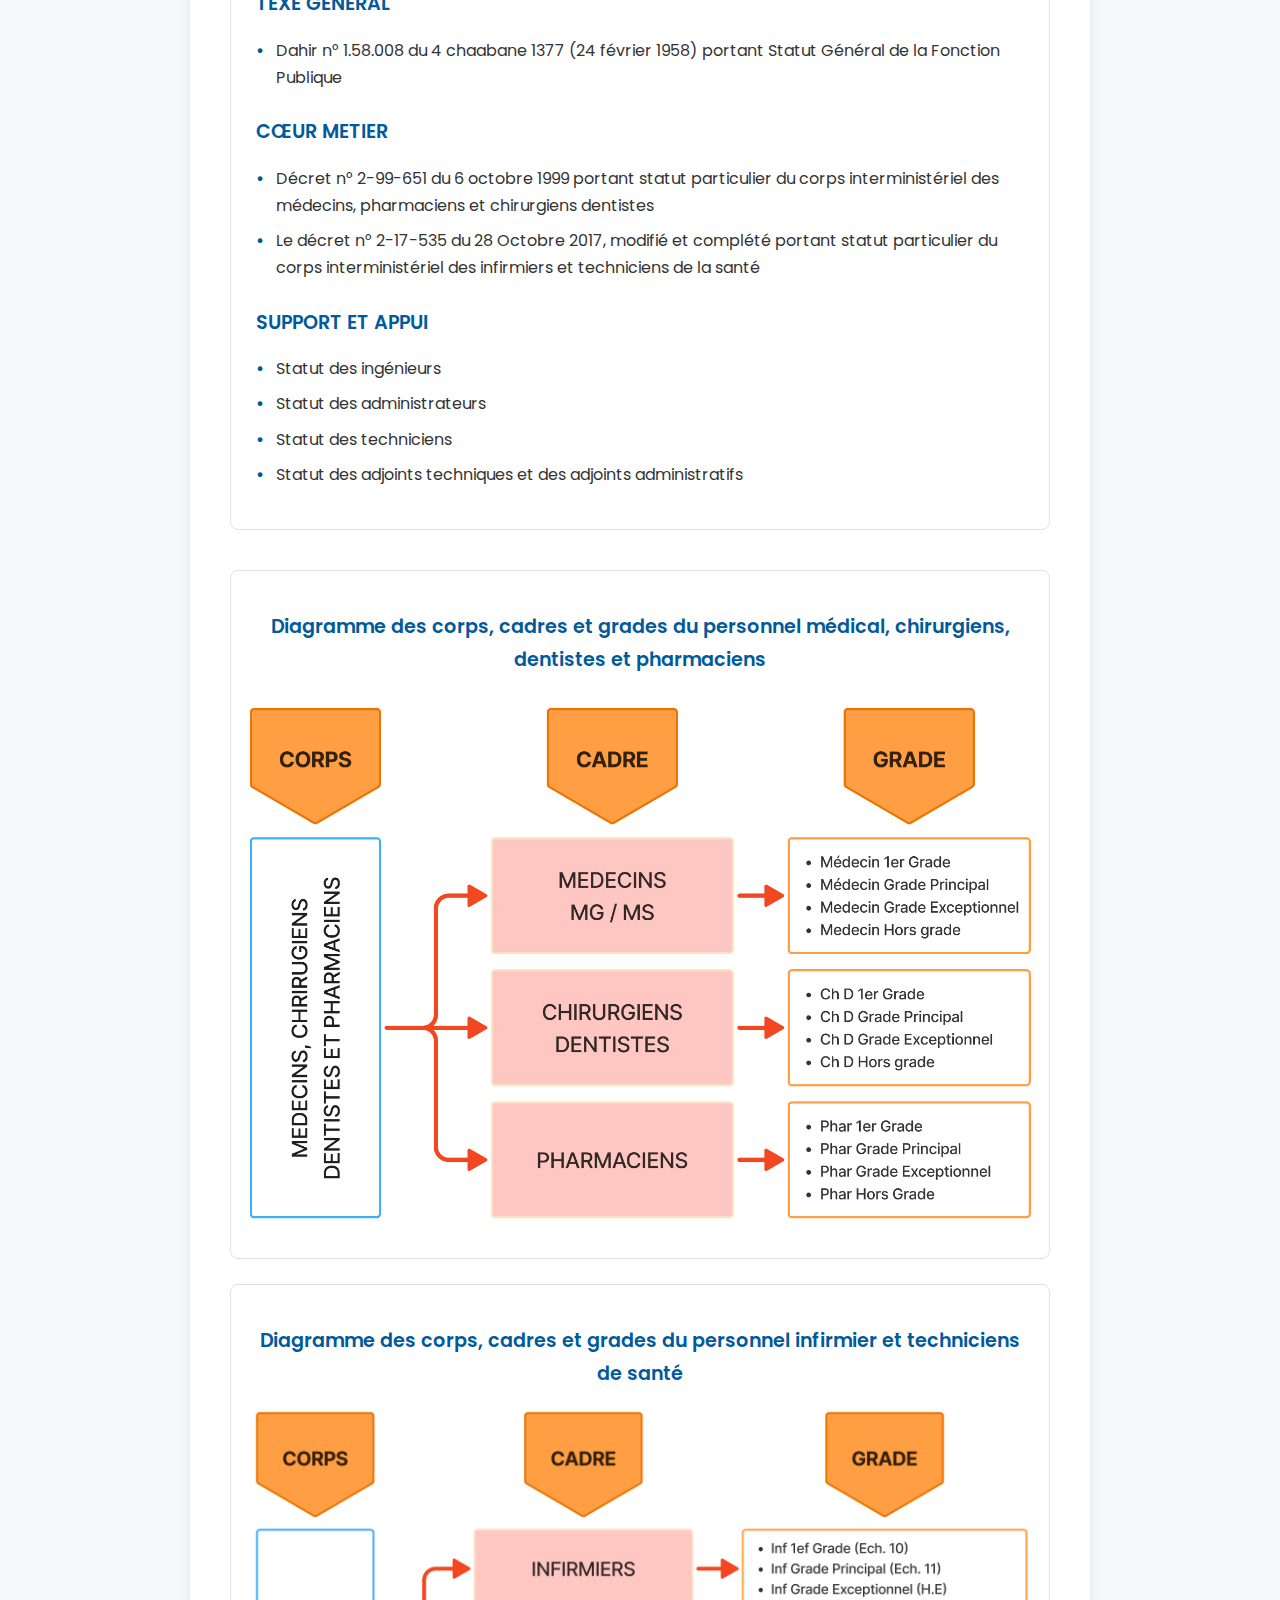
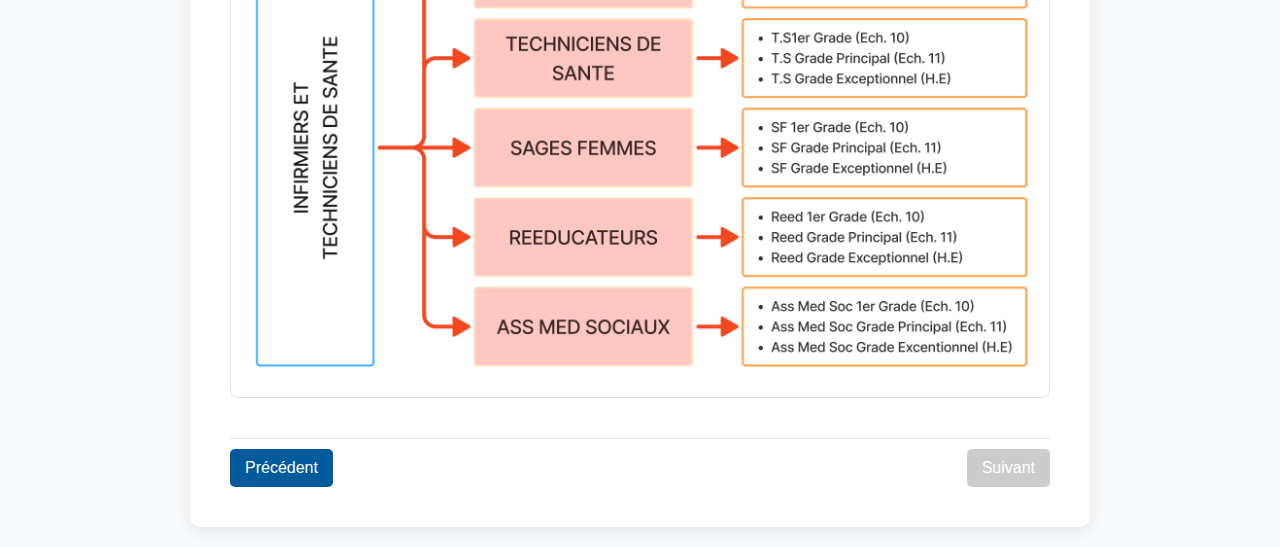
<file: 13.html>
<!DOCTYPE html>
<html lang="fr">
<head>
    <meta charset="UTF-8">
    <meta name="viewport" content="width=device-width, initial-scale=1.0">
    <title>Chapitre 13 : Ressources humaines du Ministère de la santé</title>
    <link rel="preconnect" href="https://fonts.googleapis.com">
    <link rel="preconnect" href="https://fonts.gstatic.com" crossorigin>
    <link href="https://fonts.googleapis.com/css2?family=Poppins:wght@400;600;700&display=swap" rel="stylesheet">
    <link rel="stylesheet" href="style.css">
    <style>
        :root {
            --primary-color: #005A9C; /* Bleu institutionnel */
            --accent-color: #D9534F;  /* Rouge pour l'accentuation */
            --text-color: #333333;
            --bg-color: #F8F9FA;
            --card-bg-color: #FFFFFF;
            --border-color: #DEE2E6;
        }

        body {
            font-family: 'Poppins', sans-serif;
            background-color: var(--bg-color);
            color: var(--text-color);
            line-height: 1.7;
            margin: 0;
            padding: 20px;
        }

        .container {
            max-width: 900px;
            margin: 0 auto;
            background-color: var(--card-bg-color);
            border-radius: 10px;
            box-shadow: 0 4px 15px rgba(0, 0, 0, 0.08);
            overflow: hidden;
        }

        .chapter-header {
            background-color: var(--primary-color);
            color: white;
            padding: 25px 40px;
        }

        .chapter-header h2 {
            margin: 0;
            font-size: 2em;
            font-weight: 700;
            text-align: center;
            color: #FFFFFF;
        }
        
        .content-area {
            padding: 30px 40px;
        }
        
        .section {
            margin-bottom: 40px;
        }

        h3, h4 { font-weight: 600; }
        h3 { font-size: 1.6em; color: var(--primary-color); }
        h4 { font-size: 1.2em; color: var(--text-color); margin-top: 25px; margin-bottom: 15px;}
        .card h4 { color: var(--primary-color); }

        .card {
            border: 1px solid var(--border-color);
            border-radius: 8px;
            padding: 25px;
            margin-top: 25px;
        }

        ul { list-style: none; padding-left: 0; }
        li { position: relative; margin-bottom: 8px; }
        .simple-list li { padding-left: 20px; }
        .simple-list li::before { content: '•'; color: var(--primary-color); position: absolute; left: 0; font-weight: bold; }
        .nested-list { margin-top: 10px; padding-left: 20px; }
        .nested-list li::before { content: ' '; color: var(--text-color); position: absolute; left:0; font-weight: normal; }

        /* Table Styles */
        .table-container { overflow-x: auto; margin: 25px 0; }
        table { width: 100%; border-collapse: collapse; }
        th, td { border: 1px solid var(--border-color); padding: 15px; text-align: left; vertical-align: top; width: 33.33%; }
        thead { background-color: var(--primary-color); color: white; }
        td ul { padding-left: 15px; }

        .organigram-container {
            margin: 25px auto;
            padding: 15px;
            border: 1px solid var(--border-color);
            border-radius: 8px;
            text-align: center;
        }
        .organigram-container img {
            max-width: 100%;
            height: auto;
            border-radius: 4px;
        }
        
        @media (max-width: 768px) {
            body { padding: 10px; }
            .content-area { padding: 20px; }
            .chapter-header h2 { font-size: 1.8em; }
        }
    </style>
</head>
<body id="chapter-13">

<div class="container">
    <header class="chapter-header">
        <h2>Ressources humaines du Ministère de la santé</h2>
    </header>

    <main class="content-area">

        <section class="section">
            <h3>1. Les différentes catégories</h3>
            
            <div class="table-container">
                <table>
                    <thead>
                        <tr>
                            <th>Personnel médical</th>
                            <th>Personnel paramédical</th>
                            <th>Personnel administratif</th>
                        </tr>
                    </thead>
                    <tbody>
                        <tr>
                            <td>
                                <strong>Les médecins généralistes</strong>
                                <br><br>
                                <strong>Les médecins spécialistes en :</strong>
                                <p>
                                   Anatomopathologie - Anesthésie - Biologie - Cardiologie - Chirurgie générale - Chirurgie infantile - Dermatologie - Endocrinologie - Gastrolegie - Gynécologie – Hématologie - Médecine interne - Médecine de travail - Neurologie - Neurochirurgie - Néphrologie - Neuropsychiatrie - Ophtalmologie - ORL - Pédiatrie - Pneumo-phtisiologie - Radiologie - Rhumatologie - Santé publique - Chirurgie thoracique - Urologie - Orthopédie - Stomatologie....
                                </p>
                            </td>
                            <td>
                                <strong>(En attendant l'application totale du système LMD nous continuons avec les nominations ci-dessous) :</strong>
                                <ul class="nested-list">
                                    <li>Assistant médical</li>
                                    <li>IDE 1er grade principal</li>
                                    <li>IDE 1er grade</li>
                                    <li>IDE 2ème grade</li>
                                    <li>ASB auxiliaire principal</li>
                                    <li>ASB auxiliaire 1ème grade</li>
                                    <li>ASB auxiliaire 2ème grade.............</li>
                                </ul>
                            </td>
                            <td>
                                <ul class="nested-list">
                                    <li>- Administrateur divisionnaire principal</li>
                                    <li>- Administrateur divisionnaire</li>
                                    <li>- Administrateur économe</li>
                                    <li>- Econome</li>
                                    <li>- Rédacteur</li>
                                    <li>- Rédacteur principal</li>
                                    <li>- Secrétaire</li>
                                    <li>- Secrétaire principal</li>
                                    <li>- Technicien 1er grade</li>
                                    <li>- Technicien 2ème grade</li>
                                    <li>- Adjoint technique</li>
                                    <li>- Agent de service</li>
                                    <li>- Agent de service principal</li>
                                    <li>- Agent d'exécution</li>
                                    <li>- Agent d'exécution principal</li>
                                    <li>- Agent public 4ème catégorie</li>
                                    <li>- Agent public 3ème catégorie</li>
                                    <li>- Agent public 2ème catégorie</li>
                                    <li>- Agent public 1ème catégorie</li>
                                    <li>- Agent public hors catégorie</li>
                                    <li>- Agent public hors catégorie principal</li>
                                </ul>
                            </td>
                        </tr>
                    </tbody>
                </table>
            </div>
            
            <h4>Autres catégories</h4>
            <ul class="simple-list">
                <li>Ingénieurs</li>
                <li>Psychologue</li>
                <li>Professeurs d'enseignement supérieur.</li>
            </ul>

            <div class="card">
                <h4>TEXE GENERAL</h4>
                <ul class="simple-list">
                    <li>Dahir n° 1.58.008 du 4 chaabane 1377 (24 février 1958) portant Statut Général de la Fonction Publique</li>
                </ul>

                <h4>CŒUR METIER</h4>
                <ul class="simple-list">
                    <li>Décret n° 2-99-651 du 6 octobre 1999 portant statut particulier du corps interministériel des médecins, pharmaciens et chirurgiens dentistes</li>
                    <li>Le décret n° 2-17-535 du 28 Octobre 2017, modifié et complété portant statut particulier du corps interministériel des infirmiers et techniciens de la santé</li>
                </ul>

                <h4>SUPPORT ET APPUI</h4>
                <ul class="simple-list">
                    <li>Statut des ingénieurs</li>
                    <li>Statut des administrateurs</li>
                    <li>Statut des techniciens</li>
                    <li>Statut des adjoints techniques et des adjoints administratifs</li>
                </ul>
            </div>
            
        </section>

        <section class="section">
             <div class="organigram-container">
			 		<h4 style="color: var(--primary-color);">Diagramme des corps, cadres et grades du personnel médical, chirurgiens, dentistes et pharmaciens</h4>
                 <!-- IMPORTANT: Remplacez 'corps-medicaux.png' par le chemin de votre image -->
                <img src="corps-medicaux.png" alt="Diagramme des corps, cadres et grades du personnel médical, chirurgiens, dentistes et pharmaciens">
            </div>
             <div class="organigram-container">
			 <h4 style="color: var(--primary-color);">Diagramme des corps, cadres et grades du personnel infirmier et techniciens de santé</h4>
                 <!-- IMPORTANT: Remplacez 'corps-paramedicaux.png' par le chemin de votre image -->
                <img src="corps-paramedicaux.png" alt="Diagramme des corps, cadres et grades du personnel infirmier et techniciens de santé">
            </div>
        </section>

    </main>
</div>

<script src="script.js"></script>
</body>
</html>
</file>
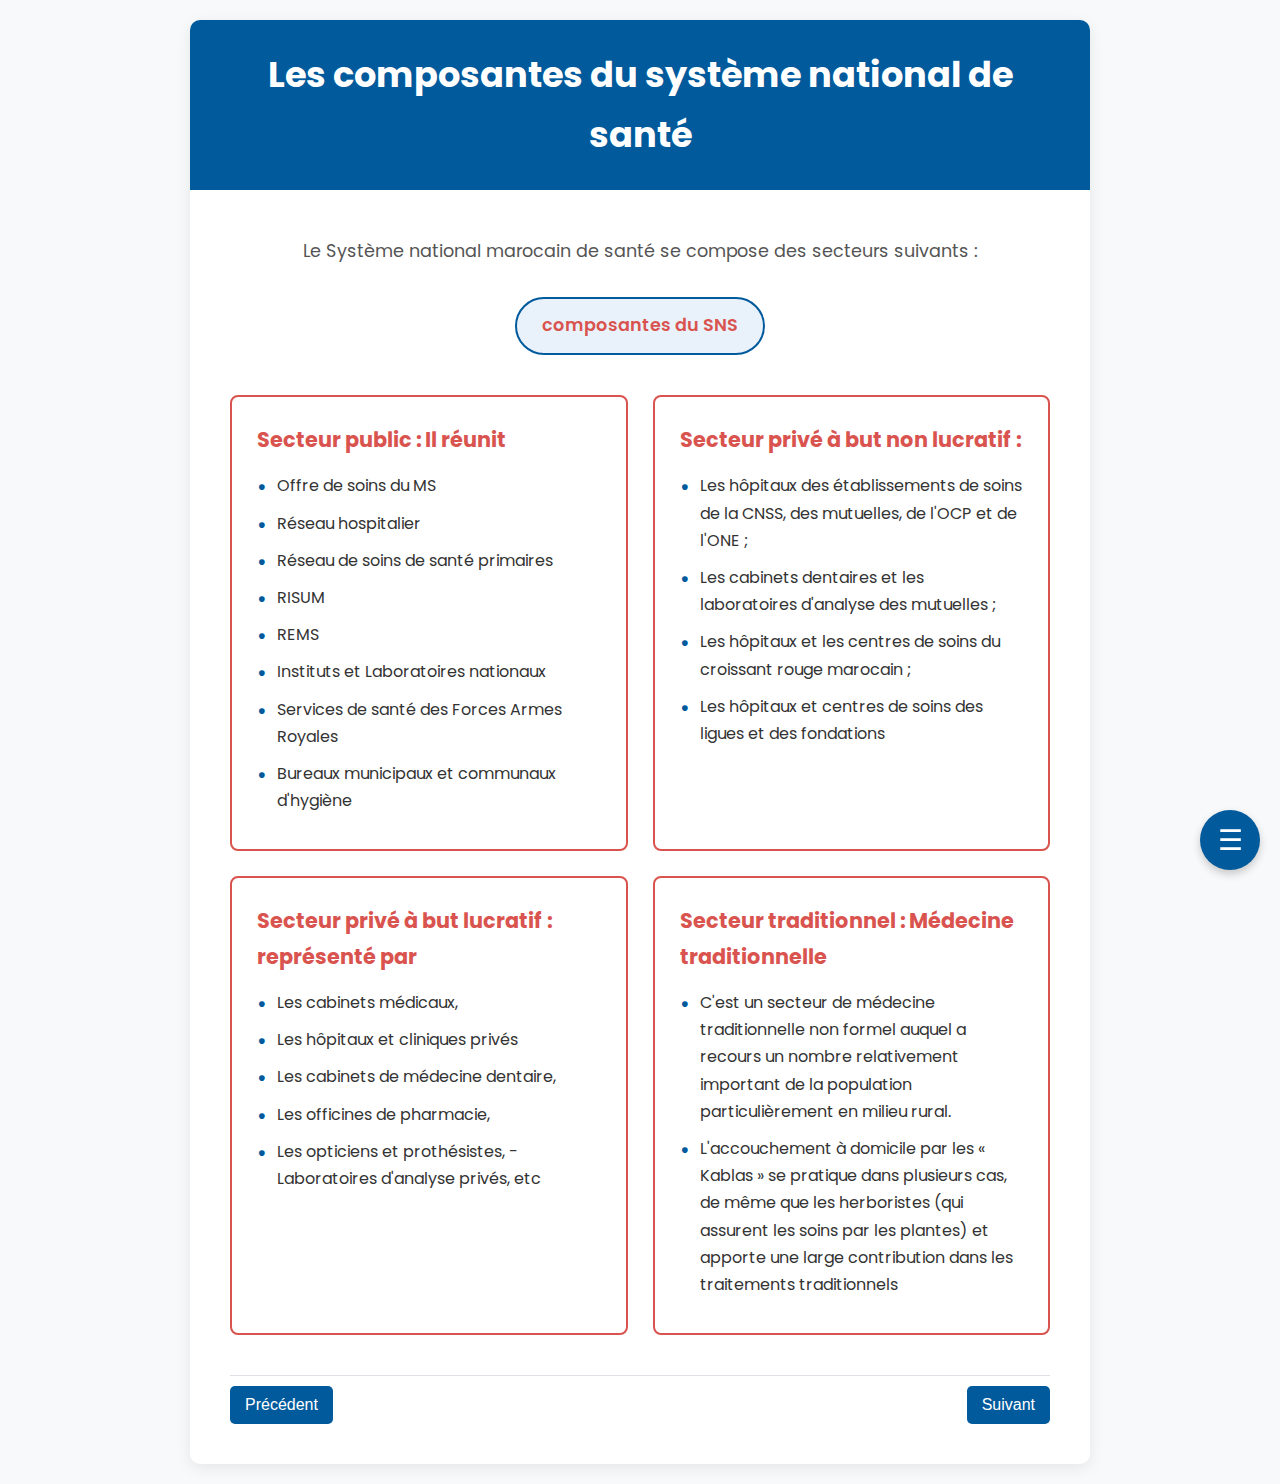
<file: 2.html>
<!DOCTYPE html>
<html lang="fr">
<head>
    <meta charset="UTF-8">
    <meta name="viewport" content="width=device-width, initial-scale=1.0">
    <title>Chapitre 2 : Les composantes du système national de santé</title>
    <link rel="preconnect" href="https://fonts.googleapis.com">
    <link rel="preconnect" href="https://fonts.gstatic.com" crossorigin>
    <link href="https://fonts.googleapis.com/css2?family=Poppins:wght@400;600;700&display=swap" rel="stylesheet">
    <link rel="stylesheet" href="style.css">
    <style>
        :root {
            --primary-color: #005A9C; /* Bleu institutionnel */
            --accent-color: #D9534F;  /* Rouge pour l'accentuation */
            --text-color: #333333;
            --bg-color: #F8F9FA;
            --card-bg-color: #FFFFFF;
            --border-color: #DEE2E6;
        }

        body {
            font-family: 'Poppins', sans-serif;
            background-color: var(--bg-color);
            color: var(--text-color);
            line-height: 1.7;
            margin: 0;
            padding: 20px;
        }

        .container {
            max-width: 900px;
            margin: 0 auto;
            background-color: var(--card-bg-color);
            border-radius: 10px;
            box-shadow: 0 4px 15px rgba(0, 0, 0, 0.08);
            overflow: hidden;
        }

        .chapter-header {
            background-color: var(--primary-color);
            color: white;
            padding: 25px 40px;
        }

        .chapter-header h2 {
            margin: 0;
            font-size: 2.2em;
            font-weight: 700;
            text-align: center;
        }
        
        .intro-text {
            font-size: 1.1em;
            text-align: center;
            margin-bottom: 30px;
            color: #555;
        }

        .content-area {
            padding: 30px 40px;
        }
        
        /* Styles spécifiques au diagramme */
        .central-hub {
            text-align: center;
            margin: 20px auto 40px auto;
            padding: 12px 25px;
            background-color: #e9f2fa;
            border: 2px solid var(--primary-color);
            border-radius: 50px;
            width: fit-content;
            color: var(--accent-color);
            font-weight: 600;
            font-size: 1.1em;
        }

        .sectors-grid {
            display: grid;
            grid-template-columns: repeat(2, 1fr);
            gap: 25px;
        }

        .sector-card {
            background-color: #fff;
            border: 2px solid var(--accent-color);
            border-radius: 8px;
            padding: 25px;
            display: flex;
            flex-direction: column;
        }

        .sector-card h3 {
            font-size: 1.3em;
            font-weight: 700;
            margin-top: 0;
            margin-bottom: 15px;
            color: var(--accent-color);
        }

        .sector-card ul {
            list-style: none;
            padding-left: 0;
            margin: 0;
        }

        .sector-card ul li {
            padding-left: 20px;
            position: relative;
            margin-bottom: 10px;
        }

        .sector-card ul li::before {
            content: '•';
            color: var(--primary-color);
            font-weight: bold;
            display: inline-block;
            position: absolute;
            left: 0;
            font-size: 1.2em;
        }
        
        .sector-card p {
            margin-top: 0;
        }

        @media (max-width: 768px) {
            body { padding: 10px; }
            .content-area { padding: 20px; }
            .chapter-header h2 { font-size: 1.8em; }
            
            /* Passage de la grille à une seule colonne sur mobile */
            .sectors-grid {
                grid-template-columns: 1fr;
            }
        }
    </style>
</head>
<body id="chapter-2">

    <div class="container">
        <header class="chapter-header">
            <h2>Les composantes du système national de santé</h2>
        </header>

        <main class="content-area">
            <p class="intro-text">Le Système national marocain de santé se compose des secteurs suivants :</p>

            <div class="central-hub">
                <span>composantes du SNS</span>
            </div>

            <div class="sectors-grid">
                
                <div class="sector-card">
                    <h3>Secteur public : Il réunit</h3>
                    <ul>
                        <li>Offre de soins du MS</li>
                        <li>Réseau hospitalier</li>
                        <li>Réseau de soins de santé primaires</li>
                        <li>RISUM</li>
                        <li>REMS</li>
                        <li>Instituts et Laboratoires nationaux</li>
                        <li>Services de santé des Forces Armes Royales</li>
                        <li>Bureaux municipaux et communaux d'hygiène</li>
                    </ul>
                </div>

                <div class="sector-card">
                    <h3>Secteur privé à but non lucratif :</h3>
                     <ul>
                        <li>Les hôpitaux des établissements de soins de la CNSS, des mutuelles, de l'OCP et de l'ONE ;</li>
                        <li>Les cabinets dentaires et les laboratoires d'analyse des mutuelles ;</li>
                        <li>Les hôpitaux et les centres de soins du croissant rouge marocain ;</li>
                        <li>Les hôpitaux et centres de soins des ligues et des fondations</li>
                    </ul>
                </div>

                <div class="sector-card">
                    <h3>Secteur privé à but lucratif : représenté par</h3>
                    <ul>
                        <li>Les cabinets médicaux,</li>
                        <li>Les hôpitaux et cliniques privés</li>
                        <li>Les cabinets de médecine dentaire,</li>
                        <li>Les officines de pharmacie,</li>
                        <li>Les opticiens et prothésistes, - Laboratoires d'analyse privés, etc</li>
                    </ul>
                </div>

                <div class="sector-card">
                    <h3>Secteur traditionnel : Médecine traditionnelle</h3>
                    <ul>
                        <li>C'est un secteur de médecine traditionnelle non formel auquel a recours un nombre relativement important de la population particulièrement en milieu rural.</li>
                        <li>L'accouchement à domicile par les « Kablas » se pratique dans plusieurs cas, de même que les herboristes (qui assurent les soins par les plantes) et apporte une large contribution dans les traitements traditionnels</li>
                    </ul>
                </div>

            </div>

        </main>
    </div>

    <script src="script.js"></script>
</body>
</html>
</file>
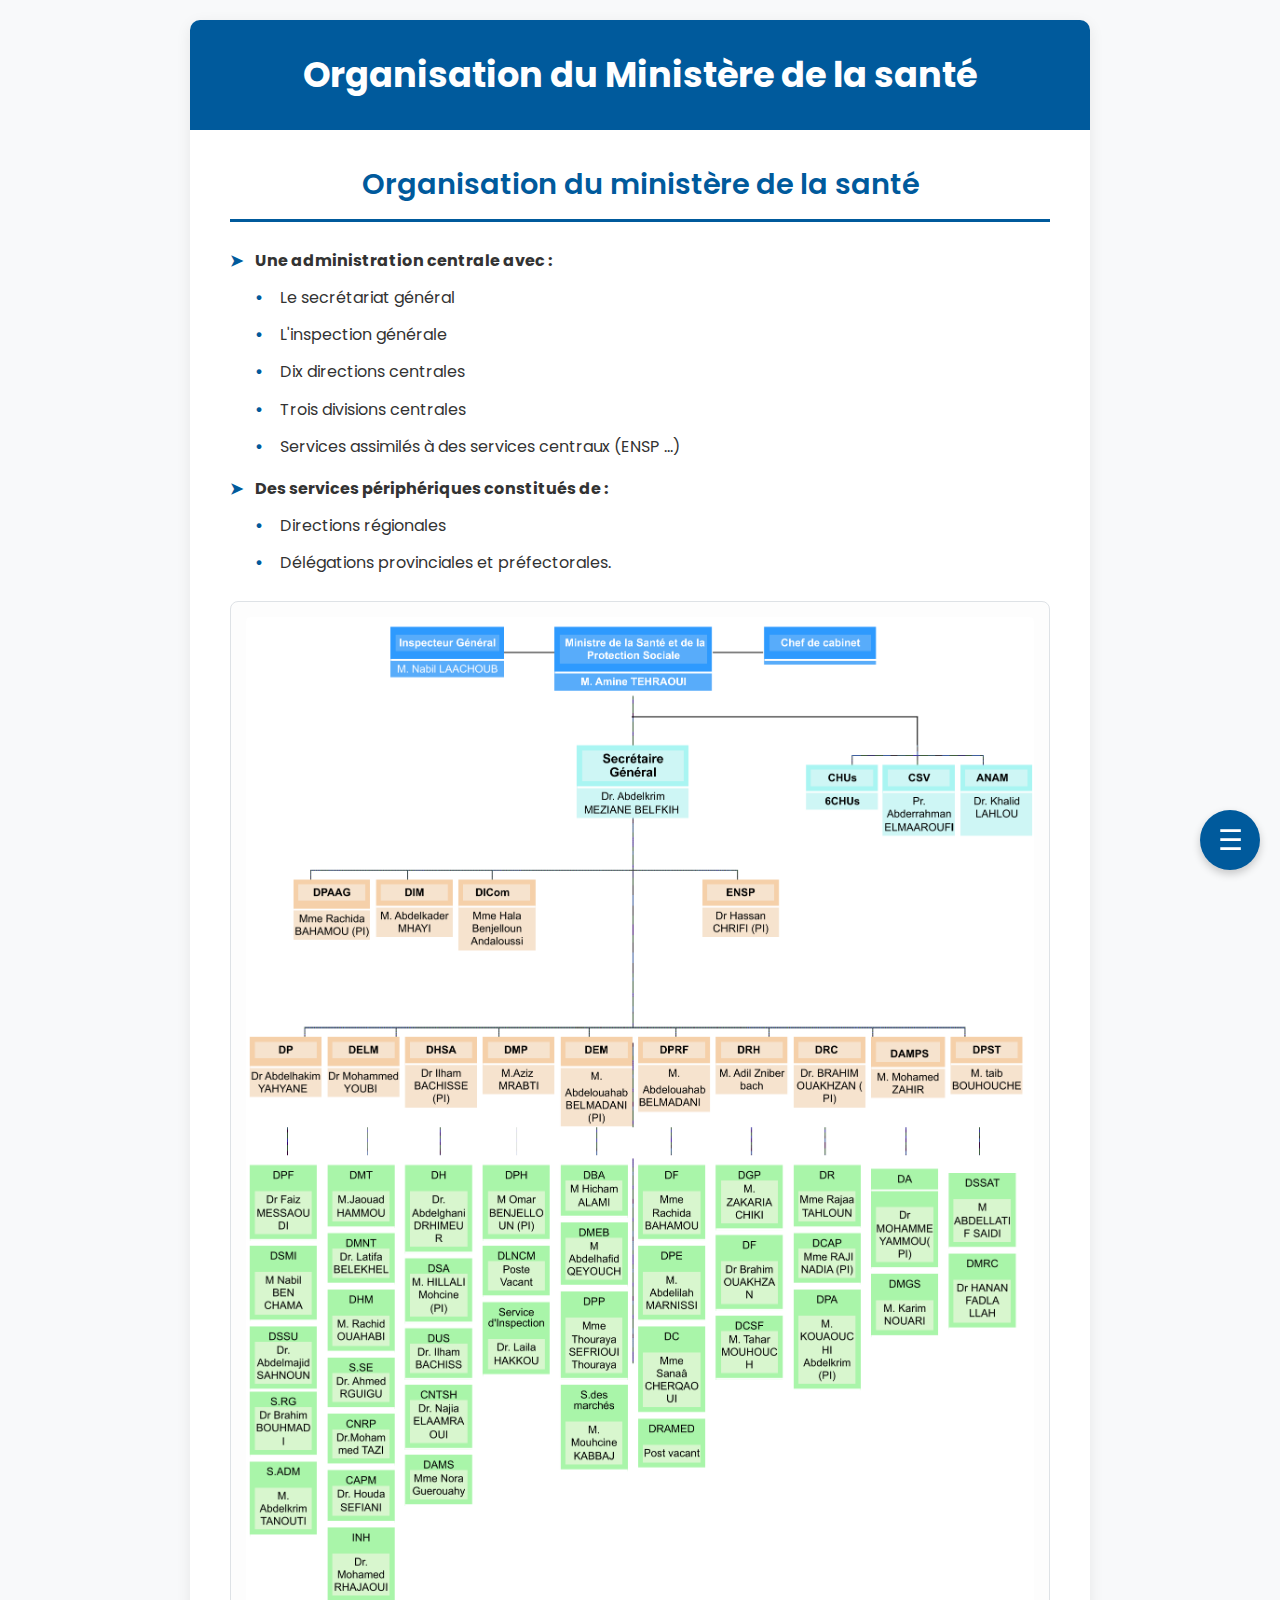
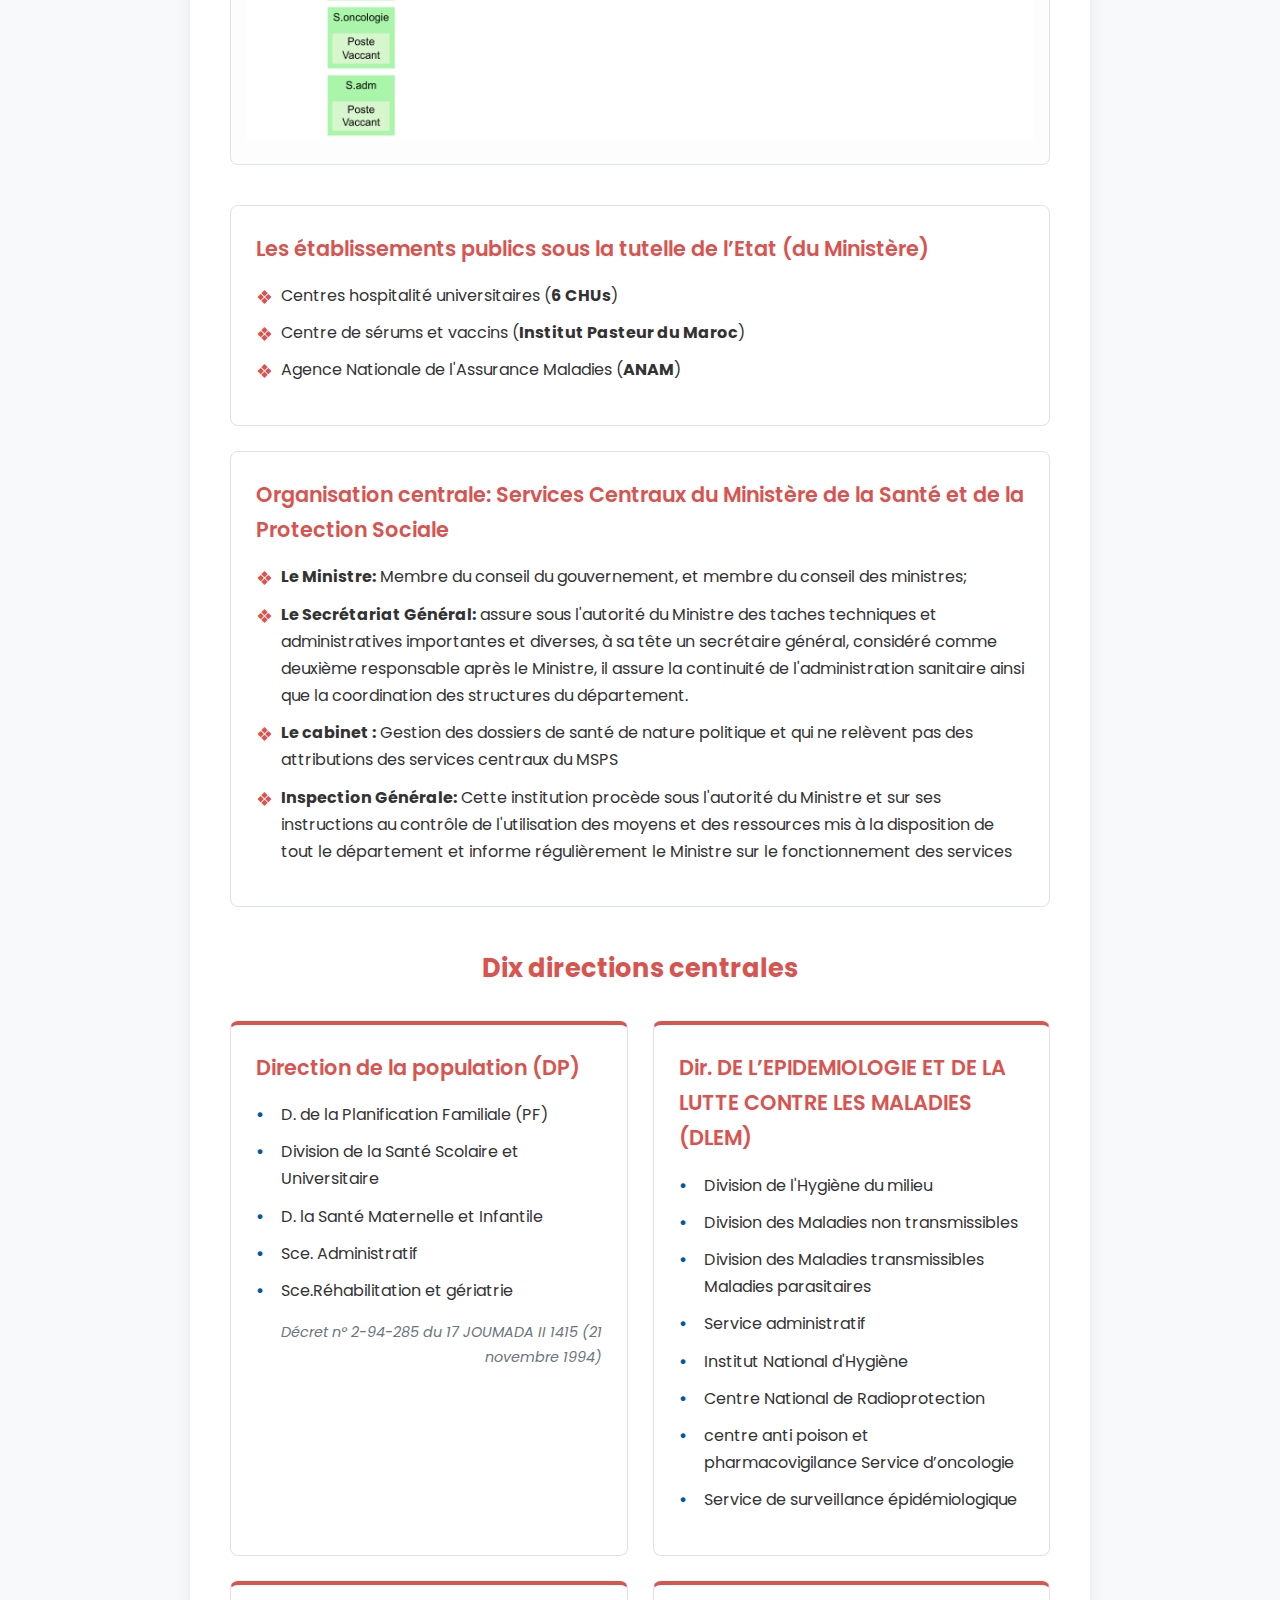
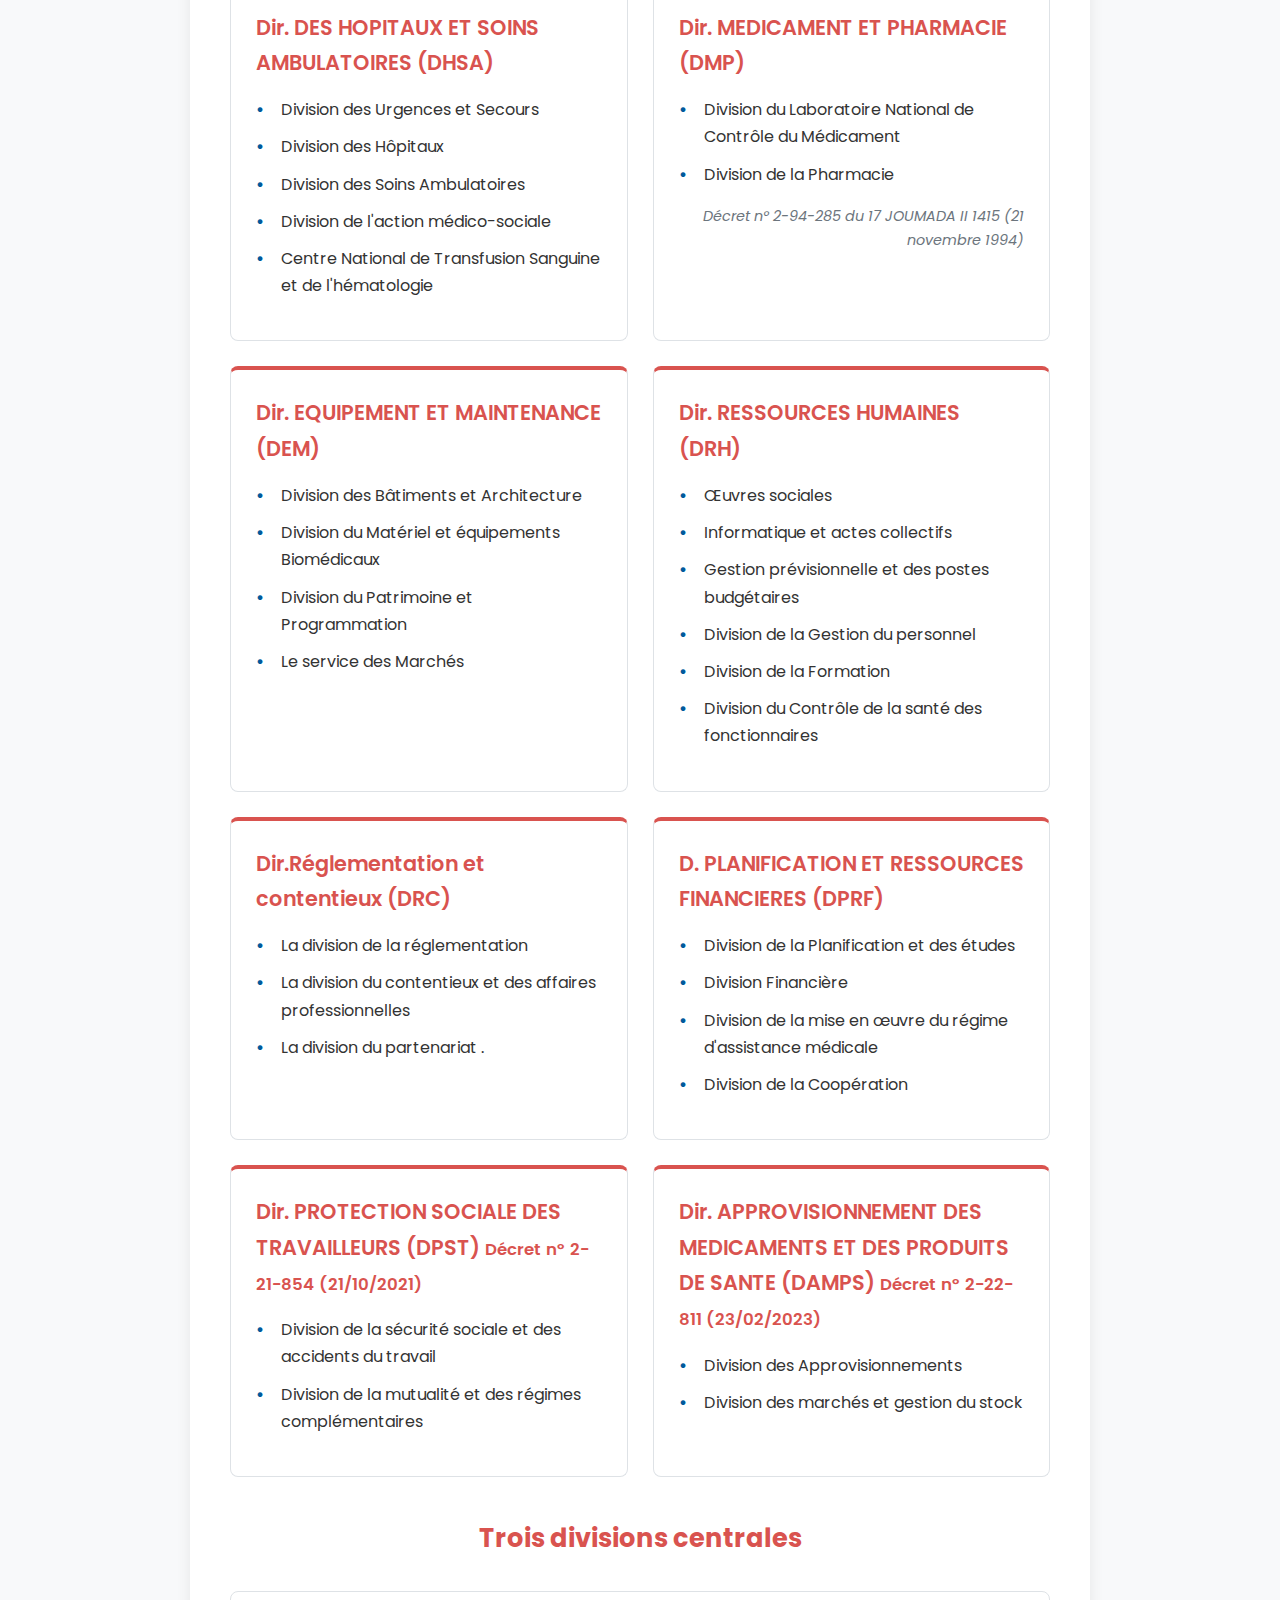
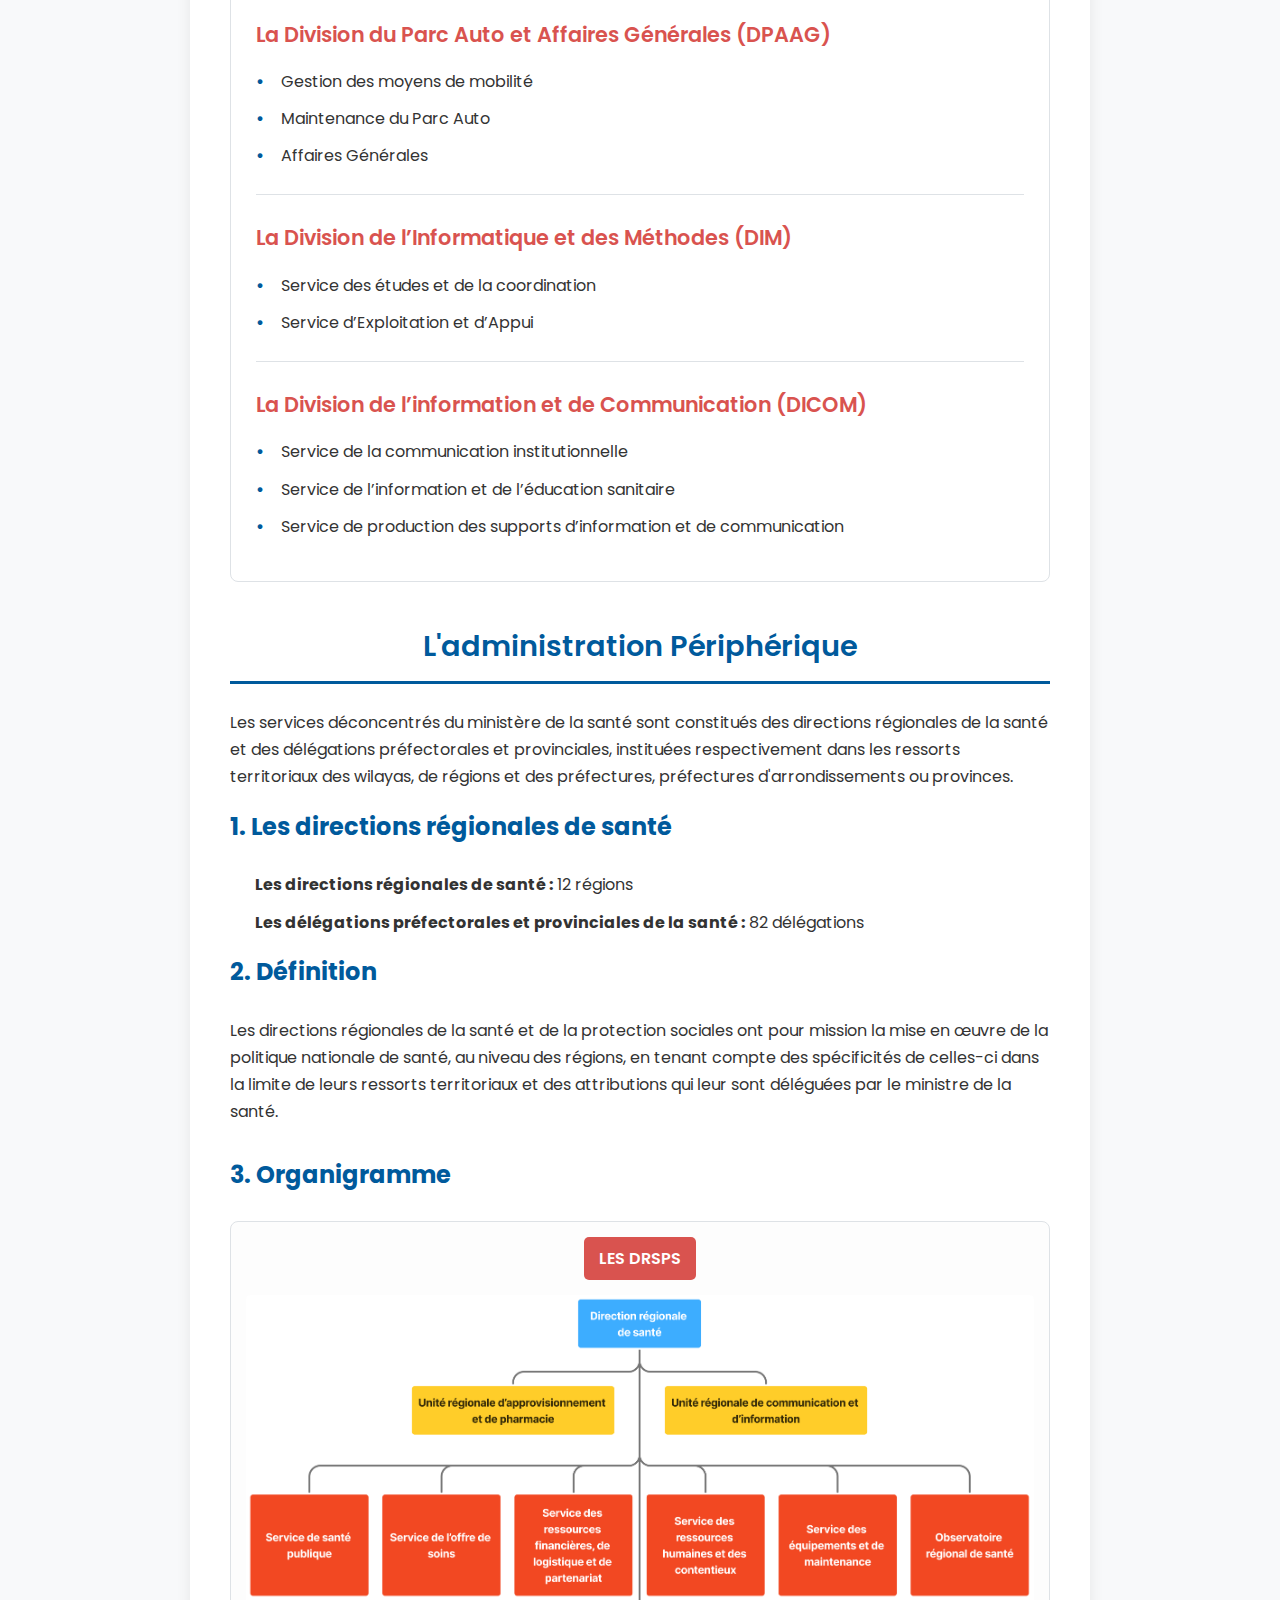
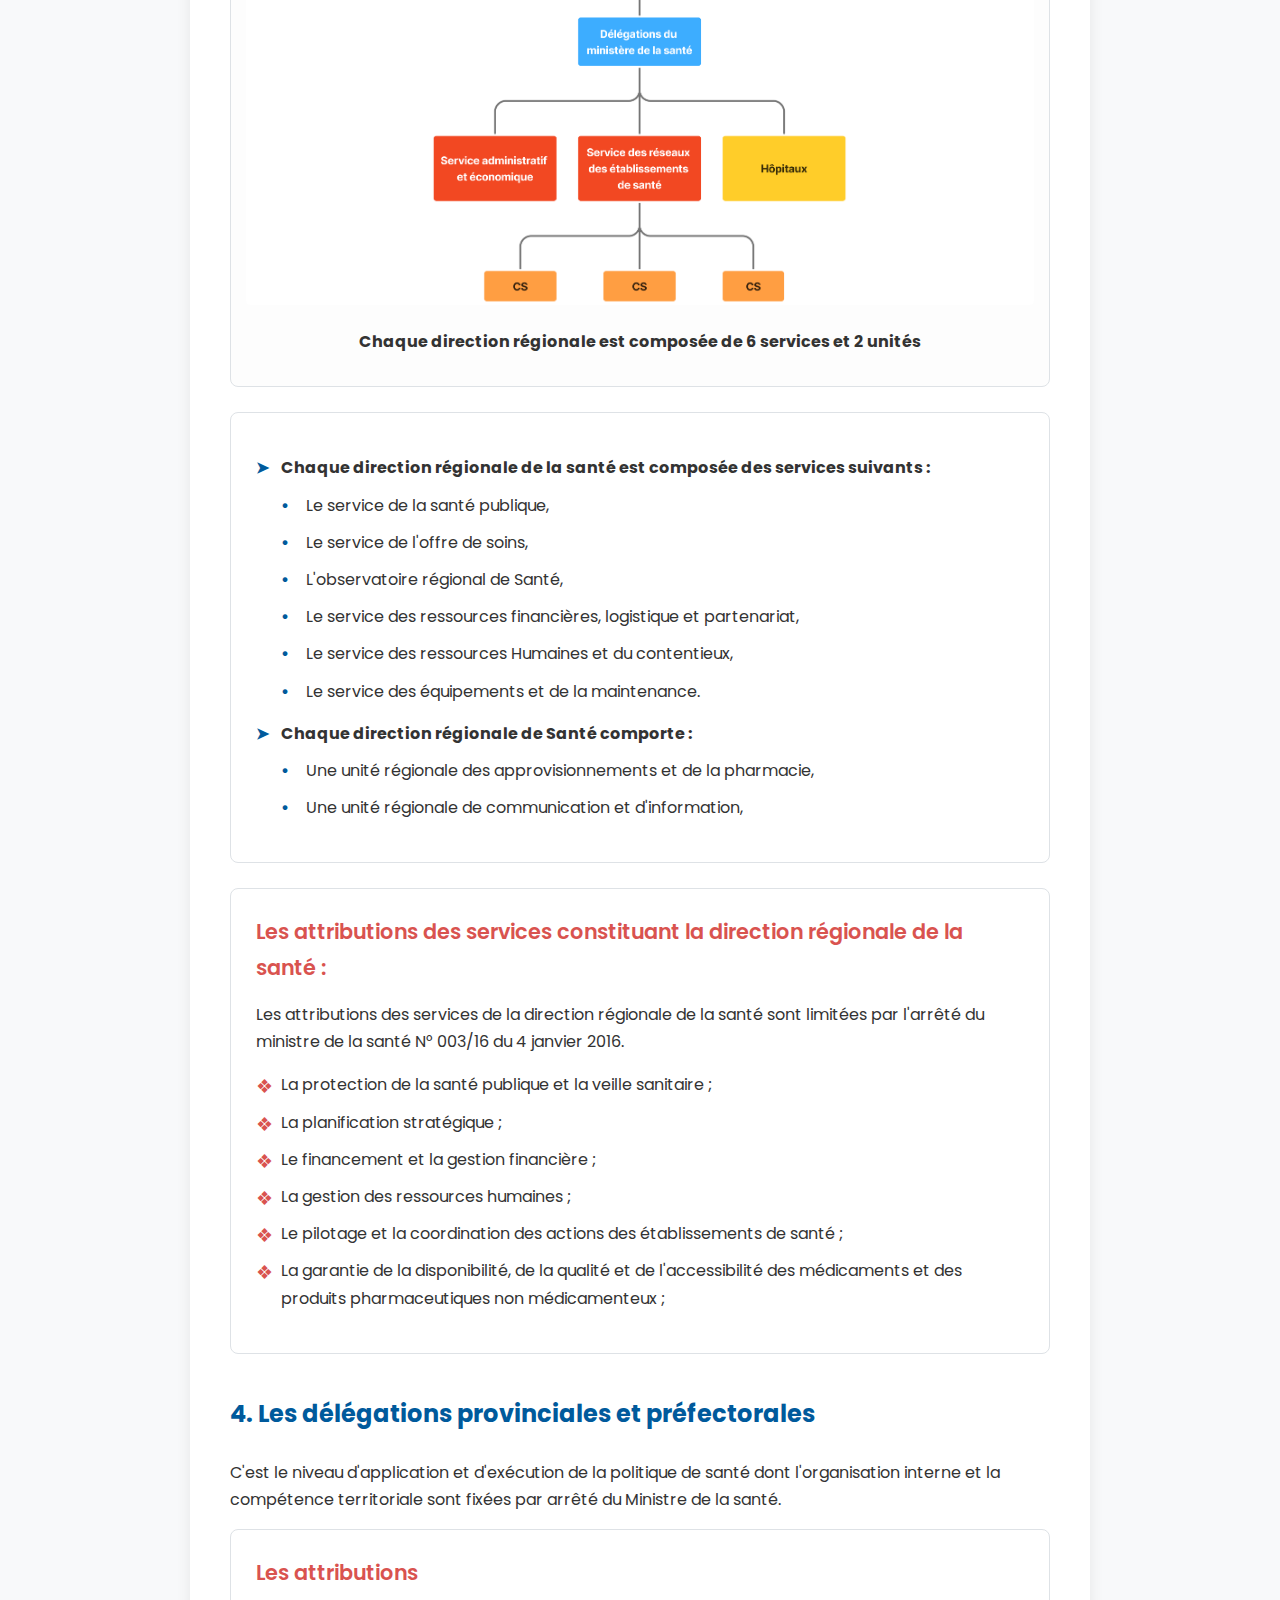
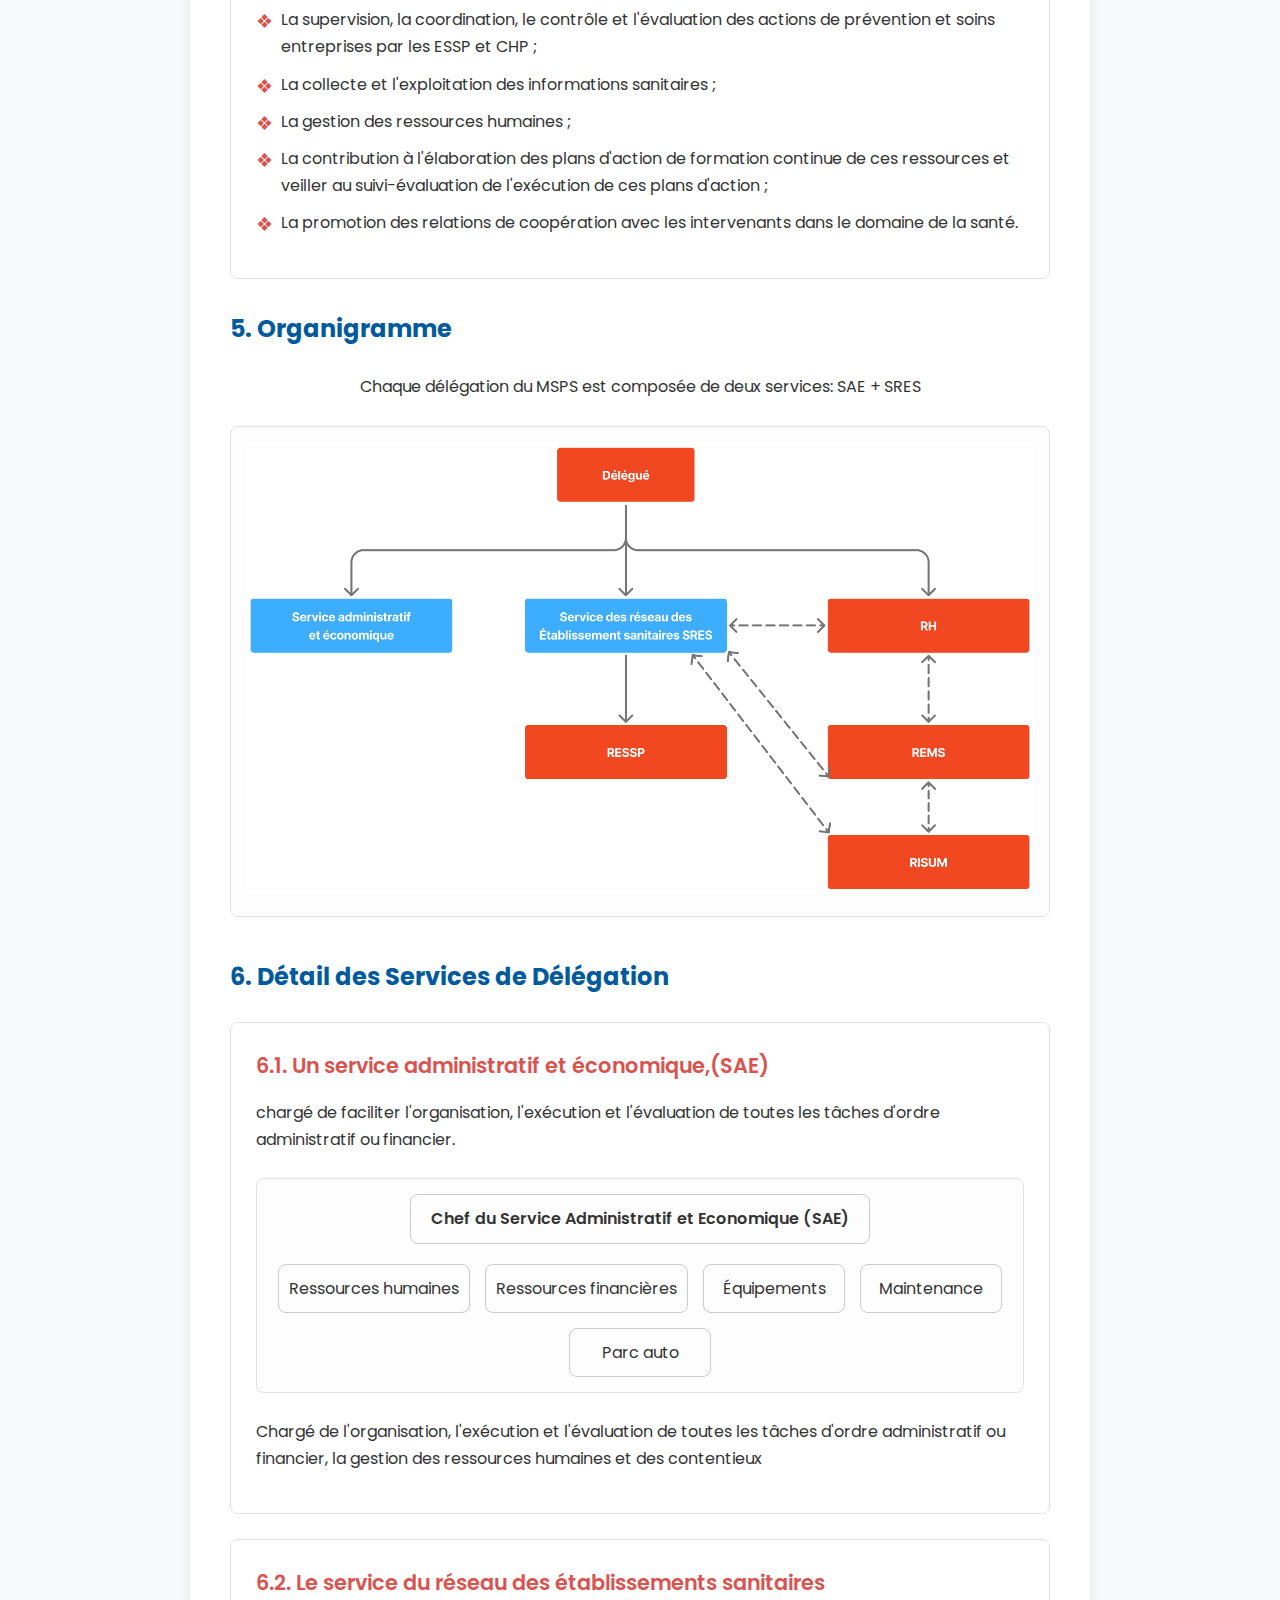
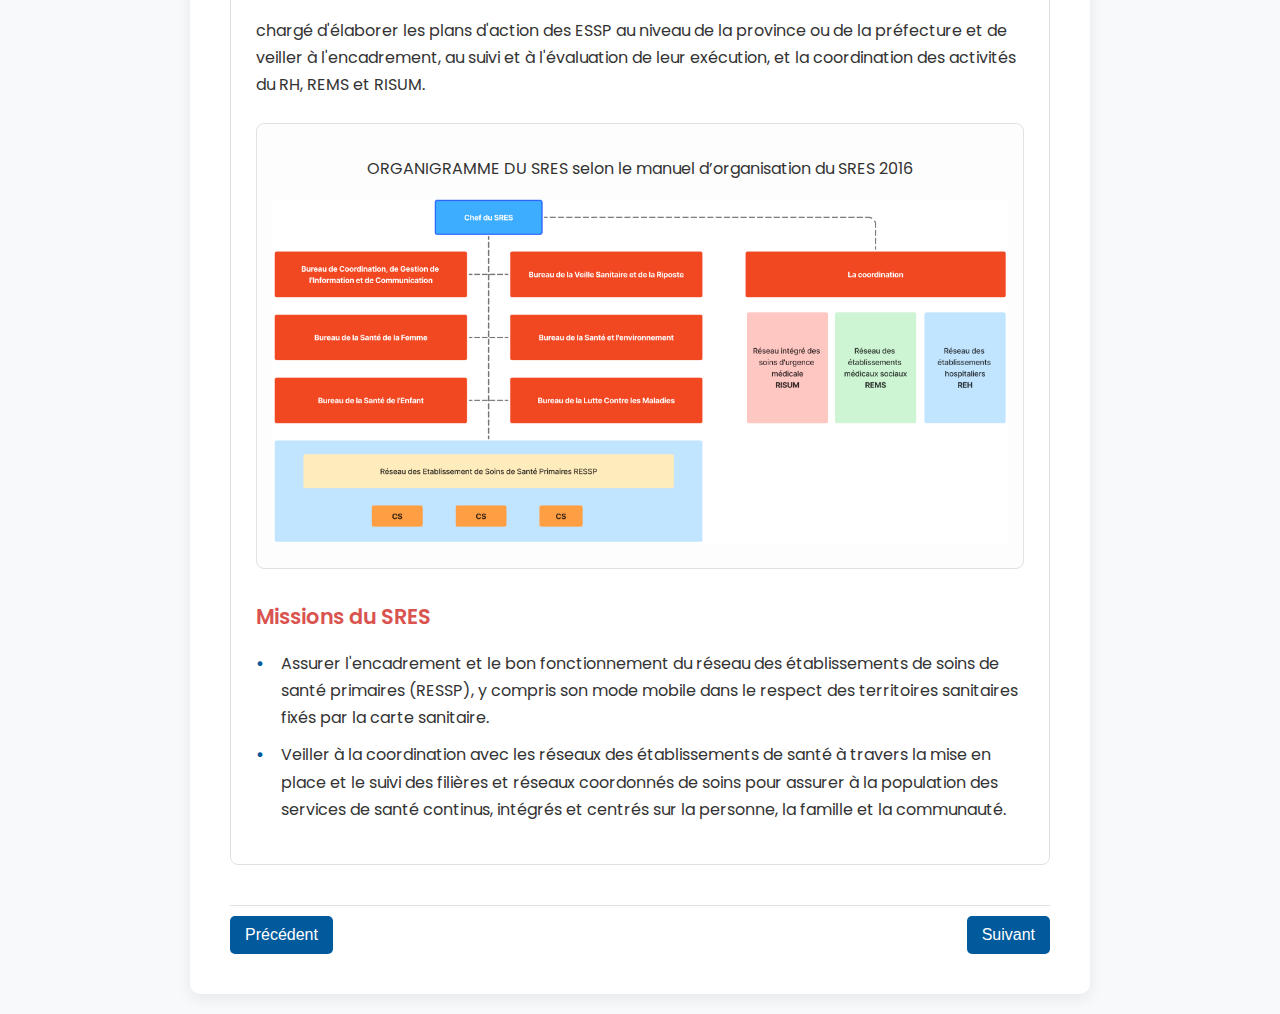
<file: 3.html>
<!DOCTYPE html>
<html lang="fr">
<head>
    <meta charset="UTF-8">
    <meta name="viewport" content="width=device-width, initial-scale=1.0">
    <title>Chapitre 3 : Organisation du Ministère de la santé</title>
    <link rel="preconnect" href="https://fonts.googleapis.com">
    <link rel="preconnect" href="https://fonts.gstatic.com" crossorigin>
    <link href="https://fonts.googleapis.com/css2?family=Poppins:wght@400;600;700&display=swap" rel="stylesheet">
    <link rel="stylesheet" href="style.css">
    <style>
        :root {
            --primary-color: #005A9C; /* Bleu institutionnel */
            --accent-color: #D9534F;  /* Rouge pour l'accentuation */
            --text-color: #333333;
            --bg-color: #F8F9FA;
            --card-bg-color: #FFFFFF;
            --border-color: #DEE2E6;
        }

        body {
            font-family: 'Poppins', sans-serif;
            background-color: var(--bg-color);
            color: var(--text-color);
            line-height: 1.7;
            margin: 0;
            padding: 20px;
        }

        .container {
            max-width: 900px;
            margin: 0 auto;
            background-color: var(--card-bg-color);
            border-radius: 10px;
            box-shadow: 0 4px 15px rgba(0, 0, 0, 0.08);
            overflow: hidden;
        }

        .chapter-header {
            background-color: var(--primary-color);
            color: white;
            padding: 25px 40px;
        }

        .chapter-header h2 {
            margin: 0;
            font-size: 2.2em;
            font-weight: 700;
            text-align: center;
        }

        .content-area {
            padding: 30px 40px;
        }

        .section {
            margin-bottom: 40px;
        }
        
        .section-title {
            color: var(--primary-color);
            font-size: 1.8em;
            font-weight: 600;
            margin-bottom: 25px;
            padding-bottom: 10px;
            border-bottom: 3px solid var(--primary-color);
        }

        .card {
            background-color: var(--card-bg-color);
            border: 1px solid var(--border-color);
            border-radius: 8px;
            padding: 25px;
            margin-bottom: 25px;
        }

        h3 {
            font-size: 1.5em;
            color: var(--primary-color);
            margin-top: 0;
        }
        
        h4 {
             font-size: 1.3em;
             font-weight: 600;
             margin-top: 0;
             margin-bottom: 15px;
        }

        .highlight-title {
            color: var(--accent-color);
            font-weight: 600;
            font-size: 1.3em;
        }
        
        .source {
            font-style: italic;
            text-align: right;
            font-size: 0.9em;
            color: #6c757d;
            margin-top: 15px;
        }

        ul, ol {
            list-style: none;
            padding-left: 0;
        }

        li {
            position: relative;
            margin-bottom: 10px;
            padding-left: 25px;
        }

        /* List Styles */
        .list-styled.arrow > li::before {
            content: '➤';
            color: var(--primary-color);
            font-weight: bold;
            position: absolute;
            left: 0;
        }

        .list-styled.diamond > li::before {
            content: '❖';
            color: var(--accent-color);
            position: absolute;
            left: 0;
            font-size: 1.2em;
        }
        
        ul.simple-list li::before {
             content: '•';
            color: var(--primary-color);
            font-weight: bold;
            position: absolute;
            left: 0;
        }
        
        strong {
            color: var(--text-color);
        }

        /* Organigram placeholder */
        .organigram-container {
            margin: 25px 0;
            padding: 15px;
            border: 1px solid var(--border-color);
            border-radius: 8px;
            background-color: #fdfdfd;
            text-align: center;
        }
        .organigram-container img {
            max-width: 100%;
            height: auto;
            border-radius: 4px;
        }
        .organigram-title {
            background-color: var(--accent-color);
            color: white;
            padding: 8px 15px;
            border-radius: 5px;
            font-weight: 600;
            margin-bottom: 15px;
            display: inline-block;
        }

        /* Link Button */
        .link-button {
            display: inline-block;
            background-color: var(--accent-color);
            color: white;
            padding: 12px 25px;
            border-radius: 8px;
            text-decoration: none;
            font-weight: 600;
            margin: 20px 0;
            transition: background-color 0.3s ease;
        }
        .link-button:hover {
            background-color: #c9302c;
        }

        /* Directions Grid */
        .centered-title {
            text-align: center;
            color: var(--accent-color);
            font-size: 1.6em;
            margin: 40px 0 30px 0;
        }
        .directions-grid {
            display: grid;
            grid-template-columns: repeat(2, 1fr);
            gap: 25px;
        }
        .direction-card {
            border: 1px solid var(--border-color);
            border-top: 4px solid var(--accent-color);
            border-radius: 8px;
            padding: 25px;
        }
        .direction-card h4 {
            color: var(--accent-color);
        }

        hr {
            border: 0;
            border-top: 1px solid var(--border-color);
            margin: 25px 0;
        }

        @media (max-width: 768px) {
            body { padding: 10px; }
            .content-area { padding: 20px; }
            .chapter-header h2 { font-size: 1.8em; }
            .directions-grid { grid-template-columns: 1fr; }
        }

    </style>
</head>
<body id="chapter-3">

    <div class="container">
        <header class="chapter-header">
            <h2>Organisation du Ministère de la santé</h2>
        </header>

        <main class="content-area">

            <!-- Section 1: Organisation Générale -->
            <section class="section">
                <h3 class="section-title" style="text-align:center">Organisation du ministère de la santé</h3>
                
                <ul class="list-styled arrow">
                    <li><strong>Une administration centrale avec :</strong>
                        <ul class="simple-list" style="margin-top: 10px;">
                            <li>Le secrétariat général</li>
                            <li>L'inspection générale</li>
                            <li>Dix directions centrales</li>
                            <li>Trois divisions centrales</li>
                            <li>Services assimilés à des services centraux (ENSP ...)</li>
                        </ul>
                    </li>
                    <li style="margin-top:15px;"><strong>Des services périphériques constitués de :</strong>
                        <ul class="simple-list" style="margin-top: 10px;">
                            <li>Directions régionales</li>
                            <li>Délégations provinciales et préfectorales.</li>
                        </ul>
                    </li>
                </ul>

                <!-- Organigramme Placeholder -->
                <div class="organigram-container">
                    <!-- IMPORTANT: Remplacez 'organigramme-central.png' par le chemin de votre image -->
                    <img src="organigramme-central.png" alt="Organigramme de l'administration centrale du Ministère de la Santé">
                </div>
            </section>
            
            <!-- Section 2: Établissements & Organisation Centrale -->
            <section class="section">
                 <div class="card">
                     <h4 class="highlight-title">Les établissements publics sous la tutelle de l’Etat (du Ministère)</h4>
                     <ul class="list-styled diamond">
                         <li>Centres hospitalité universitaires (<strong>6 CHUs</strong>)</li>
                         <li>Centre de sérums et vaccins (<strong>Institut Pasteur du Maroc</strong>)</li>
                         <li>Agence Nationale de l'Assurance Maladies (<strong>ANAM</strong>)</li>
                     </ul>
                 </div>
                 <div class="card">
                     <h4 class="highlight-title">Organisation centrale: Services Centraux du Ministè­re de la Santé et de la Protection Sociale</h4>
                     <ul class="list-styled diamond">
                         <li><strong>Le Ministre:</strong> Membre du conseil du gouvernement, et membre du conseil des ministres;</li>
                         <li><strong>Le Secrétariat Général:</strong> assure sous l'autorité du Ministre des taches techniques et administratives importantes et diverses, à sa tête un secrétaire général, considéré comme deuxième responsable après le Ministre, il assure la continuité de l'administration sanitaire ainsi que la coordination des structures du département.</li>
                         <li><strong>Le cabinet :</strong> Gestion des dossiers de santé de nature politique et qui ne relèvent pas des attributions des services centraux du MSPS</li>
                         <li><strong>Inspection Générale:</strong> Cette institution procède sous l'autorité du Ministre et sur ses instructions au contrôle de l'utilisation des moyens et des ressources mis à la disposition de tout le département et informe régulièrement le Ministre sur le fonctionnement des services</li>
                     </ul>
                 </div>
            </section>
            
            <!-- Section 3: Directions et Divisions -->
            <section class="section">
                <h3 class="centered-title">Dix directions centrales</h3>
                <div class="directions-grid">
                    <div class="direction-card"><h4>Direction de la population (DP)</h4><ul class="simple-list"><li>D. de la Planification Familiale (PF)</li><li>Division de la Santé Scolaire et Universitaire</li><li>D. la Santé Maternelle et Infantile</li><li>Sce. Administratif</li><li>Sce.Réhabilitation et gériatrie</li></ul><p class="source">Décret n° 2-94-285 du 17 JOUMADA II 1415 (21 novembre 1994)</p></div>
                    <div class="direction-card"><h4>Dir. DE L’EPIDEMIOLOGIE ET DE LA LUTTE CONTRE LES MALADIES (DLEM)</h4><ul class="simple-list"><li>Division de l'Hygiène du milieu</li><li>Division des Maladies non transmissibles</li><li>Division des Maladies transmissibles Maladies parasitaires</li><li>Service administratif</li><li>Institut National d'Hygiène</li><li>Centre National de Radioprotection</li><li>centre anti poison et pharmacovigilance Service d’oncologie</li><li>Service de surveillance épidémiologique</li></ul></div>
                    <div class="direction-card"><h4>Dir. DES HOPITAUX ET SOINS AMBULATOIRES (DHSA)</h4><ul class="simple-list"><li>Division des Urgences et Secours</li><li>Division des Hôpitaux</li><li>Division des Soins Ambulatoires</li><li>Division de l'action médico-sociale</li><li>Centre National de Transfusion Sanguine et de l'hématologie</li></ul></div>
                    <div class="direction-card"><h4>Dir. MEDICAMENT ET PHARMACIE (DMP)</h4><ul class="simple-list"><li>Division du Laboratoire National de Contrôle du Médicament</li><li>Division de la Pharmacie</li></ul><p class="source">Décret n° 2-94-285 du 17 JOUMADA II 1415 (21 novembre 1994)</p></div>
                    <div class="direction-card"><h4>Dir. EQUIPEMENT ET MAINTENANCE (DEM)</h4><ul class="simple-list"><li>Division des Bâtiments et Architecture</li><li>Division du Matériel et équipements Biomédicaux</li><li>Division du Patrimoine et Programmation</li><li>Le service des Marchés</li></ul></div>
                    <div class="direction-card"><h4>Dir. RESSOURCES HUMAINES (DRH)</h4><ul class="simple-list"><li>Œuvres sociales</li><li>Informatique et actes collectifs</li><li>Gestion prévisionnelle et des postes budgétaires</li><li>Division de la Gestion du personnel</li><li>Division de la Formation</li><li>Division du Contrôle de la santé des fonctionnaires</li></ul></div>
                    <div class="direction-card"><h4>Dir.Réglementation et contentieux (DRC)</h4><ul class="simple-list"><li>La division de la réglementation</li><li>La division du contentieux et des affaires professionnelles</li><li>La division du partenariat .</li></ul></div>
                    <div class="direction-card"><h4>D. PLANIFICATION ET RESSOURCES FINANCIERES (DPRF)</h4><ul class="simple-list"><li>Division de la Planification et des études</li><li>Division Financière</li><li>Division de la mise en œuvre du régime d'assistance médicale</li><li>Division de la Coopération</li></ul></div>
                    <div class="direction-card"><h4>Dir. PROTECTION SOCIALE DES TRAVAILLEURS (DPST) <span style="font-size:0.8em">Décret n° 2-21-854 (21/10/2021)</span></h4><ul class="simple-list"><li>Division de la sécurité sociale et des accidents du travail</li><li>Division de la mutualité et des régimes complémentaires</li></ul></div>
                    <div class="direction-card"><h4>Dir. APPROVISIONNEMENT DES MEDICAMENTS ET DES PRODUITS DE SANTE (DAMPS) <span style="font-size:0.8em">Décret n° 2-22-811 (23/02/2023)</span></h4><ul class="simple-list"><li>Division des Approvisionnements</li><li>Division des marchés et gestion du stock</li></ul></div>
                </div>

                <h3 class="centered-title">Trois divisions centrales</h3>
                <div class="card">
                    <div><h4 class="highlight-title">La Division du Parc Auto et Affaires Générales (DPAAG)</h4><ul class="simple-list"><li>Gestion des moyens de mobilité</li><li>Maintenance du Parc Auto</li><li>Affaires Générales</li></ul></div>
                    <hr>
                    <div><h4 class="highlight-title">La Division de l’Informatique et des Méthodes (DIM)</h4><ul class="simple-list"><li>Service des études et de la coordination</li><li>Service d’Exploitation et d’Appui</li></ul></div>
                    <hr>
                    <div><h4 class="highlight-title">La Division de l’information et de Communication (DICOM)</h4><ul class="simple-list"><li>Service de la communication institutionnelle</li><li>Service de l’information et de l’éducation sanitaire</li><li>Service de production des supports d’information et de communication</li></ul></div>
                </div>
            </section>
            
            <!-- Section 4: Administration Périphérique -->
            <section class="section">
                <h2 class="section-title" style="text-align:center">L'administration Périphérique</h2>
                <p>Les services déconcentrés du ministère de la santé sont constitués des directions régionales de la santé et des délégations préfectorales et provinciales, instituées respectivement dans les ressorts territoriaux des wilayas, de régions et des préfectures, préfectures d'arrondissements ou provinces.</p>
				<h3>1. Les directions régionales de santé</h3>
                <ol class="simple-list">
                    <li><strong>Les directions régionales de santé :</strong> 12 régions</li>
                    <li><strong>Les délégations préfectorales et provinciales de la santé :</strong> 82 délégations</li>
				</ol>
               
			    <h3>2. Définition</h3>
                <p>Les directions régionales de la santé et de la protection sociales ont pour mission la mise en œuvre de la politique nationale de santé, au niveau des régions, en tenant compte des spécificités de celles-ci dans la limite de leurs ressorts territoriaux et des attributions qui leur sont déléguées par le ministre de la santé.</p>
                
                <h3 style="margin-top:30px;">3. Organigramme</h3>
                <div class="organigram-container">
                    <div class="organigram-title">LES DRSPS</div>
                    <!-- IMPORTANT: Remplacez 'organigramme-drsp.png' par le chemin de votre image -->
                    <img src="organigramme-drsp.png" alt="Organigramme d'une Direction Régionale de la Santé et de la Protection Sociale">
                    <p style="margin-top:15px;"><strong>Chaque direction régionale est composée de 6 services et 2 unités</strong></p>
                </div>

                <div class="card">
                    <ul class="list-styled arrow">
                        <li><strong>Chaque direction régionale de la santé est composée des services suivants :</strong>
                            <ul class="simple-list" style="margin-top:10px;">
                                <li>Le service de la santé publique,</li>
                                <li>Le service de l'offre de soins,</li>
                                <li>L'observatoire régional de Santé,</li>
                                <li>Le service des ressources financières, logistique et partenariat,</li>
                                <li>Le service des ressources Humaines et du contentieux,</li>
                                <li>Le service des équipements et de la maintenance.</li>
                            </ul>
                        </li>
                         <li style="margin-top:15px;"><strong>Chaque direction régionale de Santé comporte :</strong>
                            <ul class="simple-list" style="margin-top:10px;">
                                <li>Une unité régionale des approvisionnements et de la pharmacie,</li>
                                <li>Une unité régionale de communication et d'information,</li>
                            </ul>
                        </li>
                    </ul>
                </div>
                 <div class="card">
                    <h4 class="highlight-title">Les attributions des services constituant la direction régionale de la santé :</h4>
                    <p>Les attributions des services de la direction régionale de la santé sont limitées par l'arrêté du ministre de la santé N° 003/16 du 4 janvier 2016.</p>
                    <ul class="list-styled diamond">
                        <li>La protection de la santé publique et la veille sanitaire ;</li>
                        <li>La planification stratégique ;</li>
                        <li>Le financement et la gestion financière ;</li>
                        <li>La gestion des ressources humaines ;</li>
                        <li>Le pilotage et la coordination des actions des établissements de santé ;</li>
                        <li>La garantie de la disponibilité, de la qualité et de l'accessibilité des médicaments et des produits pharmaceutiques non médicamenteux ;</li>
                    </ul>
                 </div>
            </section>
            
            <!-- Section 5: Délégations Provinciales -->
            <section class="section">
                <h3>4. Les délégations provinciales et préfectorales</h3>
                <p>C'est le niveau d'application et d'exécution de la politique de santé dont l'organisation interne et la compétence territoriale sont fixées par arrêté du Ministre de la santé.</p>
                
                <div class="card">
                     <h4 class="highlight-title">Les attributions</h4>
                     <ul class="list-styled diamond">
                        <li>La supervision, la coordination, le contrôle et l'évaluation des actions de prévention et soins entreprises par les ESSP et CHP ;</li>
                        <li>La collecte et l'exploitation des informations sanitaires ;</li>
                        <li>La gestion des ressources humaines ;</li>
                        <li>La contribution à l'élaboration des plans d'action de formation continue de ces ressources et veiller au suivi-évaluation de l'exécution de ces plans d'action ;</li>
                        <li>La promotion des relations de coopération avec les intervenants dans le domaine de la santé.</li>
                     </ul>
                </div>

                <h3 style="margin-top:30px;">5. Organigramme</h3>
                 <p style="text-align:center;">Chaque délégation du MSPS est composée de deux services: SAE + SRES</p>
                <div class="organigram-container">
                     <!-- IMPORTANT: Remplacez 'organigramme-delegation.png' par le chemin de votre image -->
                    <img src="organigramme-delegation.png" alt="Organigramme d'une Délégation du MSPS">
                </div>
            </section>
            
            <!-- Section 6: SAE et SRES -->
            <section class="section">
                <h3>6. Détail des Services de Délégation</h3>
                <div class="card">
                    <h4 class="highlight-title">6.1. Un service administratif et économique,(SAE)</h4>
                    <p>chargé de faciliter l'organisation, l'exécution et l'évaluation de toutes les tâches d'ordre administratif ou financier.</p>
                    <div class="organigram-container">
                         <!-- Ceci est une recréation du diagramme. Pas besoin d'image ici. -->
                        <div style="padding:10px 20px; border:1px solid #ccc; border-radius:8px; display:inline-block; font-weight:600;">Chef du Service Administratif et Economique (SAE)</div>
                        <div style="display:flex; justify-content:center; gap:15px; margin-top:20px; flex-wrap:wrap;">
                            <div style="padding:10px; border:1px solid #ccc; border-radius:8px; min-width:120px; text-align:center;">Ressources humaines</div>
                            <div style="padding:10px; border:1px solid #ccc; border-radius:8px; min-width:120px; text-align:center;">Ressources financières</div>
                            <div style="padding:10px; border:1px solid #ccc; border-radius:8px; min-width:120px; text-align:center;">Équipements</div>
                            <div style="padding:10px; border:1px solid #ccc; border-radius:8px; min-width:120px; text-align:center;">Maintenance</div>
                            <div style="padding:10px; border:1px solid #ccc; border-radius:8px; min-width:120px; text-align:center;">Parc auto</div>
                        </div>
                    </div>
                     <p>Chargé de l'organisation, l'exécution et l'évaluation de toutes les tâches d'ordre administratif ou financier, la gestion des ressources humaines et des contentieux</p>
                </div>
                
                <div class="card">
                    <h4 class="highlight-title">6.2. Le service du réseau des établissements sanitaires</h4>
                    <p>chargé d'élaborer les plans d'action des ESSP au niveau de la province ou de la préfecture et de veiller à l'encadrement, au suivi et à l'évaluation de leur exécution, et la coordination des activités du RH, REMS et RISUM.</p>
                    <div class="organigram-container">
                        <p>ORGANIGRAMME DU SRES selon le manuel d’organisation du SRES 2016</p>
                        <!-- IMPORTANT: Remplacez 'organigramme-sres.png' par le chemin de votre image -->
                        <img src="organigramme-sres.png" alt="Organigramme du SRES">
                    </div>

                    <h4 class="highlight-title" style="margin-top: 30px;">Missions du SRES</h4>
                    <ul class="simple-list">
                        <li>Assurer l'encadrement et le bon fonctionnement du réseau des établissements de soins de santé primaires (RESSP), y compris son mode mobile dans le respect des territoires sanitaires fixés par la carte sanitaire.</li>
                        <li>Veiller à la coordination avec les réseaux des établissements de santé à travers la mise en place et le suivi des filières et réseaux coordonnés de soins pour assurer à la population des services de santé continus, intégrés et centrés sur la personne, la famille et la communauté.</li>
                    </ul>
                </div>
            </section>

        </main>
    </div>

    <script src="script.js"></script>
</body>
</html>
</file>
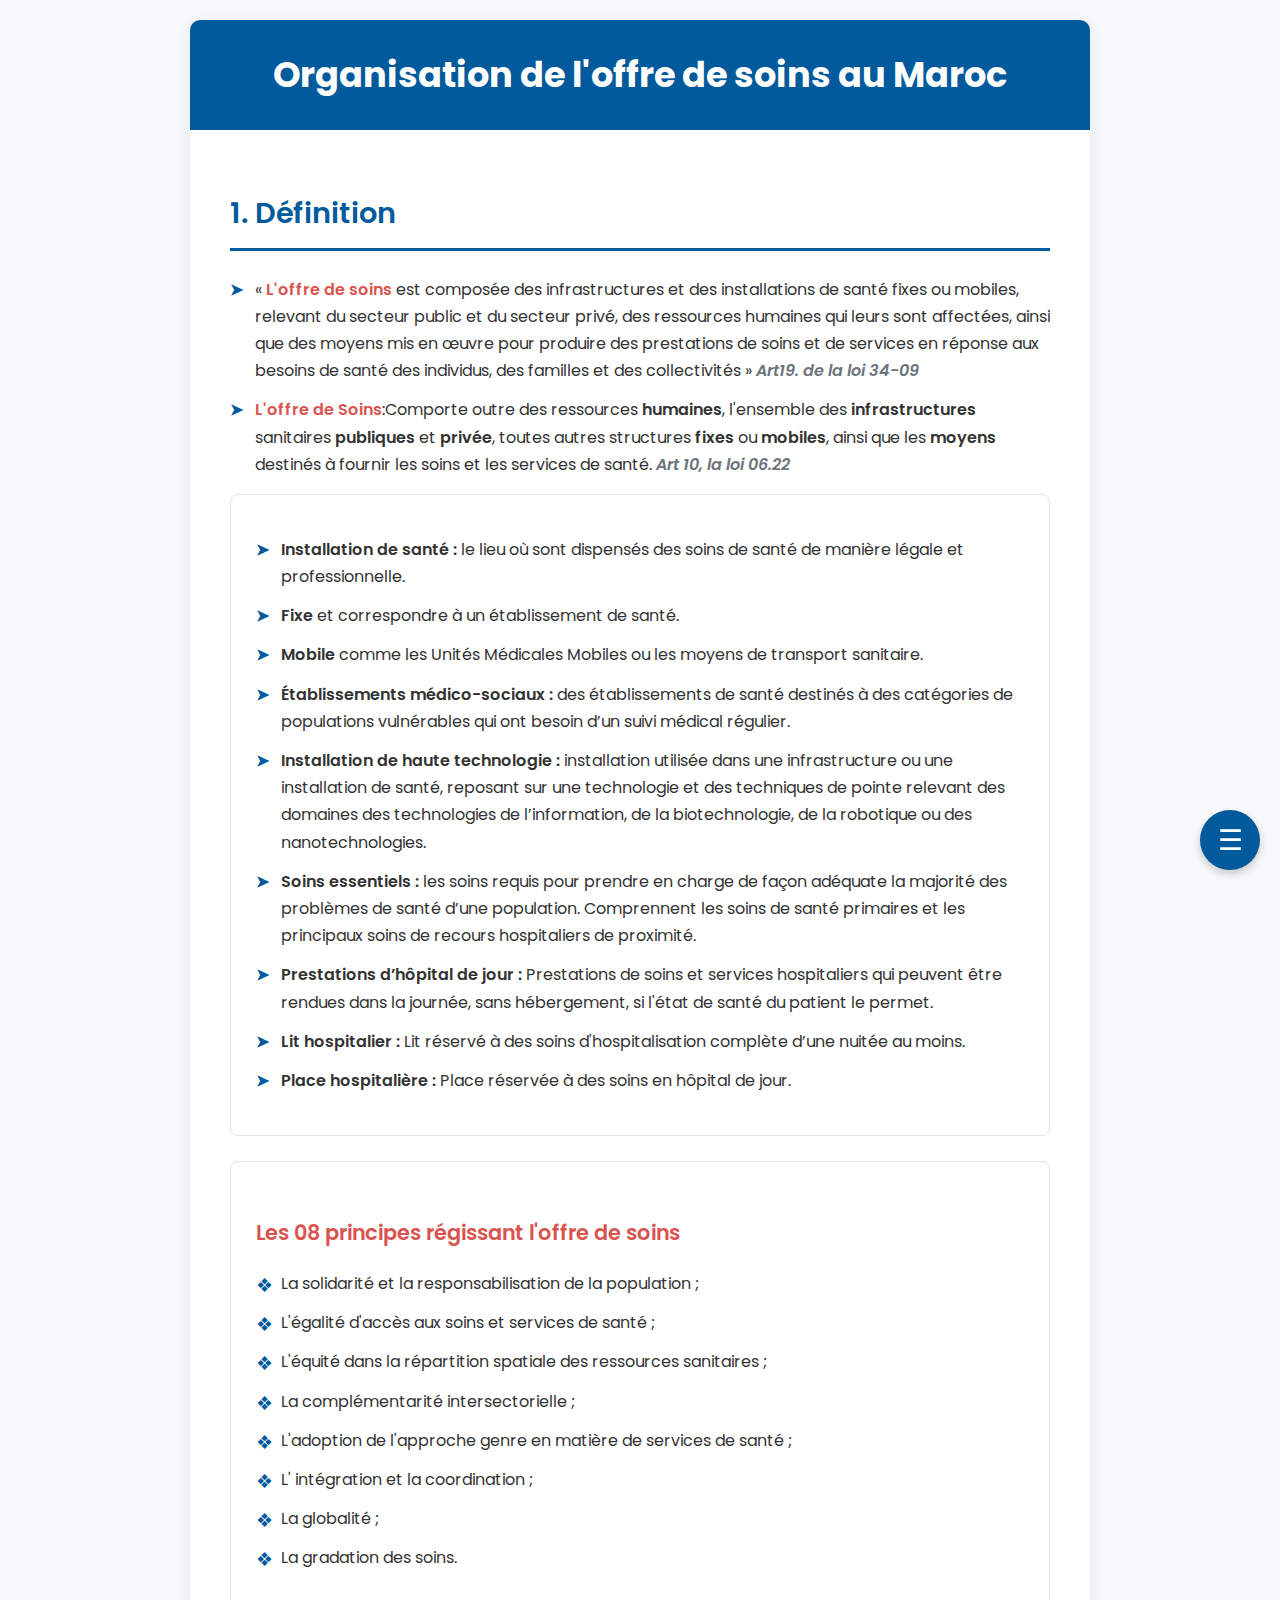
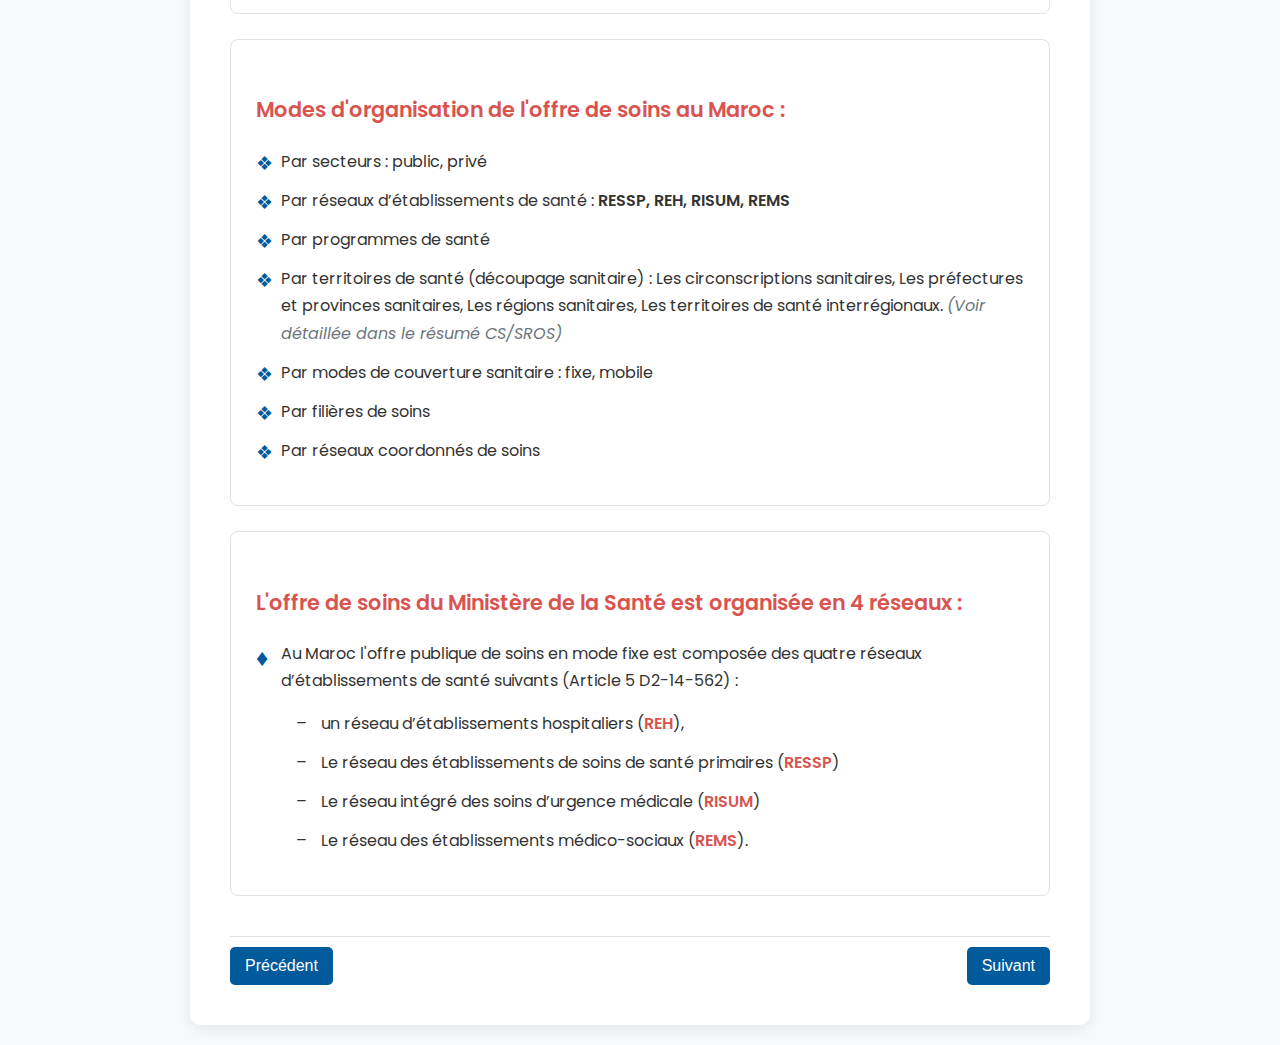
<file: 4.html>
<!DOCTYPE html>
<html lang="fr">
<head>
    <meta charset="UTF-8">
    <meta name="viewport" content="width=device-width, initial-scale=1.0">
    <title>Chapitre 4 : Organisation de l'offre de soins au Maroc</title>
    <link rel="preconnect" href="https://fonts.googleapis.com">
    <link rel="preconnect" href="https://fonts.gstatic.com" crossorigin>
    <link href="https://fonts.googleapis.com/css2?family=Poppins:wght@400;600;700&display=swap" rel="stylesheet">
    <link rel="stylesheet" href="style.css">
    <style>
        :root {
            --primary-color: #005A9C; /* Bleu institutionnel */
            --accent-color: #D9534F;  /* Rouge pour l'accentuation */
            --text-color: #333333;
            --bg-color: #F8F9FA;
            --card-bg-color: #FFFFFF;
            --border-color: #DEE2E6;
        }

        body {
            font-family: 'Poppins', sans-serif;
            background-color: var(--bg-color);
            color: var(--text-color);
            line-height: 1.7;
            margin: 0;
            padding: 20px;
        }

        .container {
            max-width: 900px;
            margin: 0 auto;
            background-color: var(--card-bg-color);
            border-radius: 10px;
            box-shadow: 0 4px 15px rgba(0, 0, 0, 0.08);
            overflow: hidden;
        }

        .chapter-header {
            background-color: var(--primary-color);
            color: white;
            padding: 25px 40px;
            text-align: center;
        }

        .chapter-header h2 {
            margin: 0;
            font-size: 2.2em;
            font-weight: 700;
        }

        .content-area {
            padding: 30px 40px;
        }

        .section-title {
            font-size: 1.8em;
            font-weight: 600;
            margin-bottom: 25px;
            padding-bottom: 10px;
            border-bottom: 3px solid var(--primary-color);
            color: var(--primary-color);
        }

        .card {
            background-color: var(--card-bg-color);
            border: 1px solid var(--border-color);
            border-radius: 8px;
            padding: 25px;
            margin-bottom: 25px;
        }
        
        .highlight-title {
            color: var(--accent-color);
            font-weight: 600;
            font-size: 1.3em;
            margin-bottom: 20px;
        }

        ul {
            list-style: none;
            padding-left: 0;
        }

        li {
            position: relative;
            margin-bottom: 12px;
            padding-left: 25px;
        }

        /* List Styles */
        .list-styled.arrow > li::before {
            content: '➤';
            color: var(--primary-color);
            font-weight: bold;
            position: absolute;
            left: 0;
        }

        .list-styled.diamond > li::before {
            content: '❖';
            color: var(--primary-color);
            position: absolute;
            left: 0;
            font-size: 1.2em;
        }
        
        .list-styled.big-diamond > li::before {
            content: '♦';
            color: var(--primary-color);
            font-weight: bold;
            position: absolute;
            left: 0;
            font-size: 1.5em;
            top: -2px;
        }
        
        /* Nested list with dashes */
        ul ul {
            margin-top: 15px;
            padding-left: 15px;
        }
        
        ul ul li::before {
            content: '–';
            color: var(--text-color);
            position: absolute;
            left: 0;
        }

        .highlight-red {
            color: var(--accent-color);
            font-weight: 600;
        }

        strong {
            font-weight: 600;
        }
        
        .source-note {
            font-style: italic;
            color: #6c757d;
        }

        @media (max-width: 768px) {
            body { padding: 10px; }
            .content-area { padding: 20px; }
            .chapter-header h2 { font-size: 1.8em; }
        }

    </style>
</head>
<body id="chapter-4">

    <div class="container">
        <header class="chapter-header">
            <h2>Organisation de l'offre de soins au Maroc</h2>
        </header>

        <main class="content-area">

            <section>
                <h3 class="section-title">1. Définition</h3>
                <ul class="list-styled arrow">
                    <li>« <span class="highlight-red">L'offre de soins</span> est composée des infrastructures et des installations de santé fixes ou mobiles, relevant du secteur public et du secteur privé, des ressources humaines qui leurs sont affectées, ainsi que des moyens mis en œuvre pour produire des prestations de soins et de services en réponse aux besoins de santé des individus, des familles et des collectivités » <strong class="source-note">Art19. de la loi 34-09</strong></li>
                    <li><span class="highlight-red">L'offre de Soins</span>:Comporte outre des ressources <strong>humaines</strong>, l'ensemble des <strong>infrastructures</strong> sanitaires <strong>publiques</strong> et <strong>privée</strong>, toutes autres structures <strong>fixes</strong> ou <strong>mobiles</strong>, ainsi que les <strong>moyens</strong> destinés à fournir les soins et les services de santé. <strong class="source-note">Art 10, la loi 06.22</strong></li>
                </ul>
            </section>
            
            <section class="card">
                <ul class="list-styled arrow">
                    <li><strong>Installation de santé :</strong> le lieu où sont dispensés des soins de santé de manière légale et professionnelle.</li>
                    <li><strong>Fixe</strong> et correspondre à un établissement de santé.</li>
                    <li><strong>Mobile</strong> comme les Unités Médicales Mobiles ou les moyens de transport sanitaire.</li>
                    <li><strong>Établissements médico-sociaux :</strong> des établissements de santé destinés à des catégories de populations vulnérables qui ont besoin d’un suivi médical régulier.</li>
                    <li><strong>Installation de haute technologie :</strong> installation utilisée dans une infrastructure ou une installation de santé, reposant sur une technologie et des techniques de pointe relevant des domaines des technologies de l’information, de la biotechnologie, de la robotique ou des nanotechnologies.</li>
                    <li><strong>Soins essentiels :</strong> les soins requis pour prendre en charge de façon adéquate la majorité des problèmes de santé d’une population. Comprennent les soins de santé primaires et les principaux soins de recours hospitaliers de proximité.</li>
                    <li><strong>Prestations d’hôpital de jour :</strong> Prestations de soins et services hospitaliers qui peuvent être rendues dans la journée, sans hébergement, si l'état de santé du patient le permet.</li>
                    <li><strong>Lit hospitalier :</strong> Lit réservé à des soins d'hospitalisation complète d’une nuitée au moins.</li>
                    <li><strong>Place hospitalière :</strong> Place réservée à des soins en hôpital de jour.</li>
                </ul>
            </section>

            <section class="card">
                 <h4 class="highlight-title">Les 08 principes régissant l'offre de soins</h4>
                 <ul class="list-styled diamond">
                    <li>La solidarité et la responsabilisation de la population ;</li>
                    <li>L'égalité d'accès aux soins et services de santé ;</li>
                    <li>L'équité dans la répartition spatiale des ressources sanitaires ;</li>
                    <li>La complémentarité intersectorielle ;</li>
                    <li>L'adoption de l'approche genre en matière de services de santé ;</li>
                    <li>L' intégration et la coordination ;</li>
                    <li>La globalité ;</li>
                    <li>La gradation des soins.</li>
                 </ul>
            </section>
            
            <section class="card">
                 <h4 class="highlight-title">Modes d'organisation de l'offre de soins au Maroc :</h4>
                 <ul class="list-styled diamond">
                     <li>Par secteurs : public, privé</li>
                     <li>Par réseaux d’établissements de santé : <strong>RESSP, REH, RISUM, REMS</strong></li>
                     <li>Par programmes de santé</li>
                     <li>Par territoires de santé (découpage sanitaire) : Les circonscriptions sanitaires, Les préfectures et provinces sanitaires, Les régions sanitaires, Les territoires de santé interrégionaux. <span class="source-note">(Voir détaillée dans le résumé CS/SROS)</span></li>
                     <li>Par modes de couverture sanitaire : fixe, mobile</li>
                     <li>Par filières de soins</li>
                     <li>Par réseaux coordonnés de soins</li>
                 </ul>
            </section>
            
            <section class="card">
                <h4 class="highlight-title">L'offre de soins du Ministère de la Santé est organisée en 4 réseaux :</h4>
                <ul class="list-styled big-diamond">
                    <li>Au Maroc l'offre publique de soins en mode fixe est composée des quatre réseaux d’établissements de santé suivants (Article 5 D2-14-562) :
                        <ul>
                            <li>un réseau d’établissements hospitaliers (<span class="highlight-red">REH</span>),</li>
                            <li>Le réseau des établissements de soins de santé primaires (<span class="highlight-red">RESSP</span>)</li>
                            <li>Le réseau intégré des soins d’urgence médicale (<span class="highlight-red">RISUM</span>)</li>
                            <li>Le réseau des établissements médico-sociaux (<span class="highlight-red">REMS</span>).</li>
                        </ul>
                    </li>
                </ul>
            </section>

        </main>
    </div>

    <script src="script.js"></script>
</body>
</html>
</file>
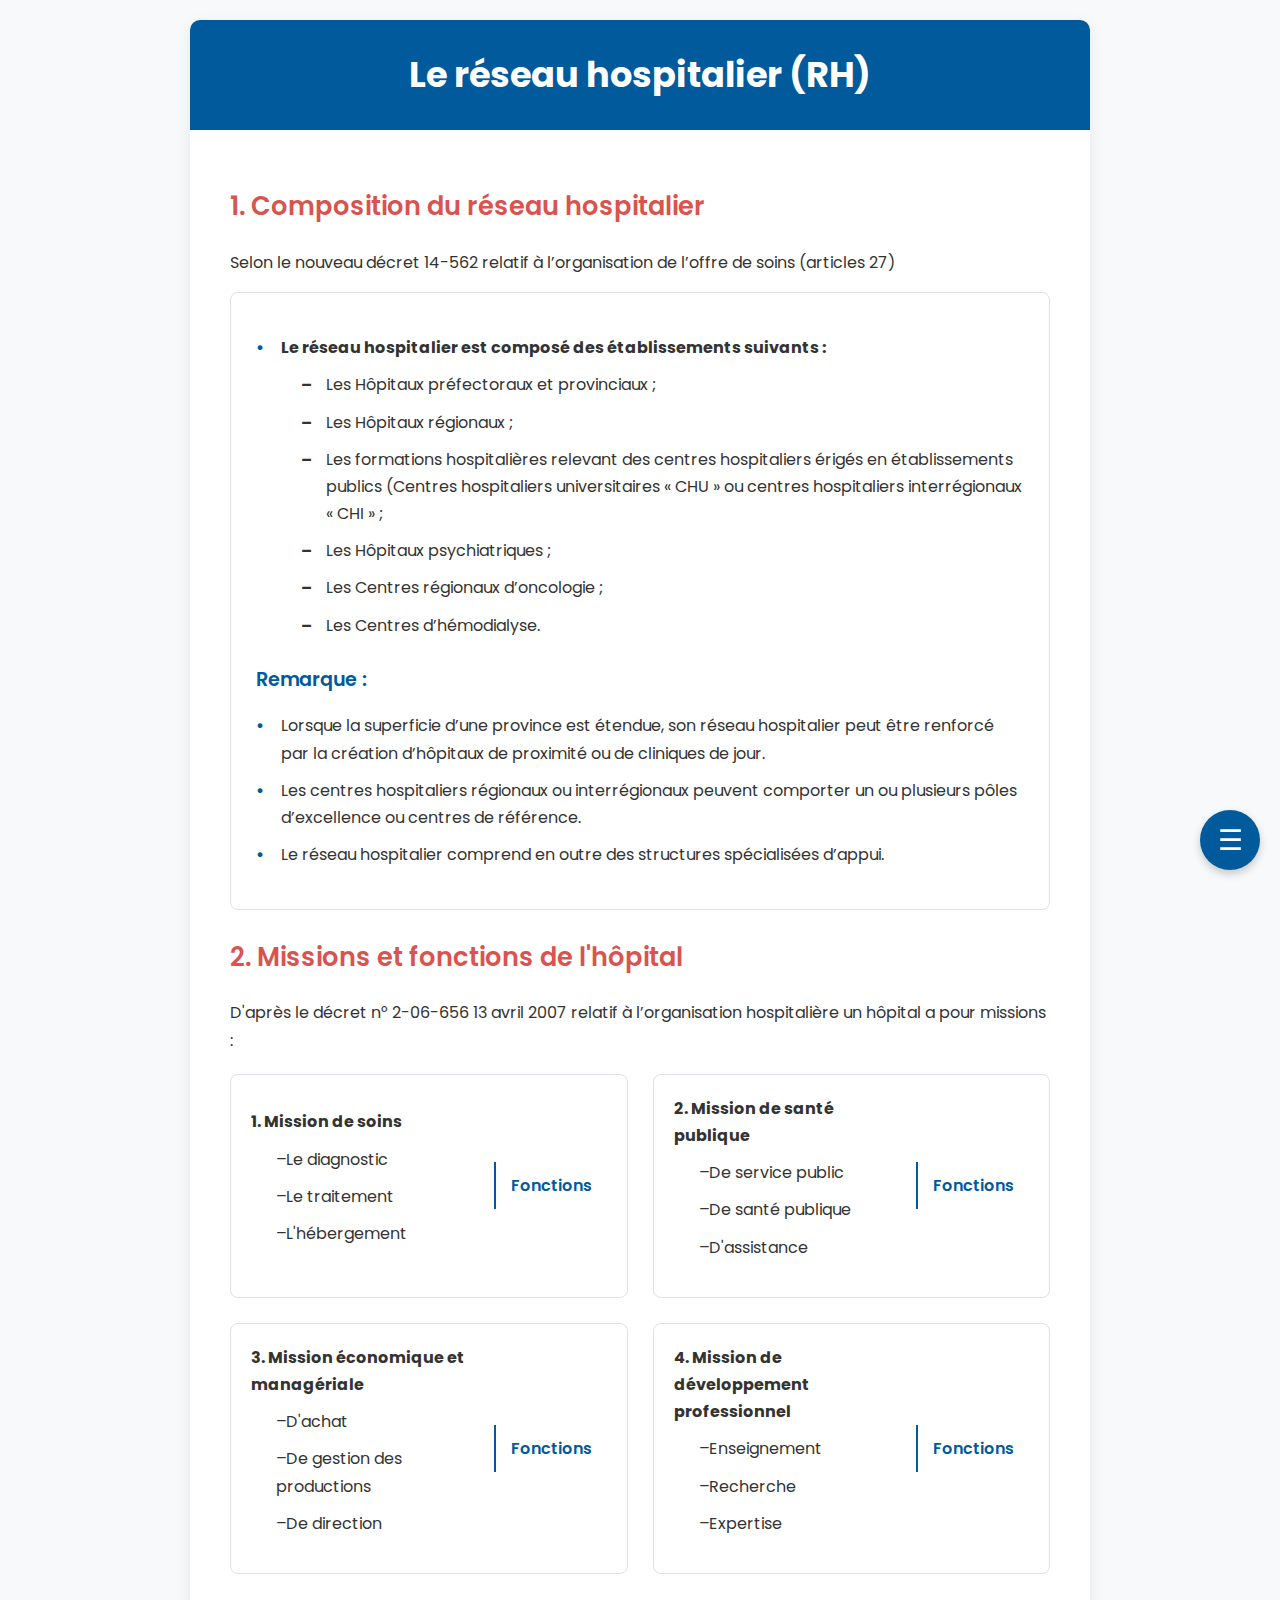
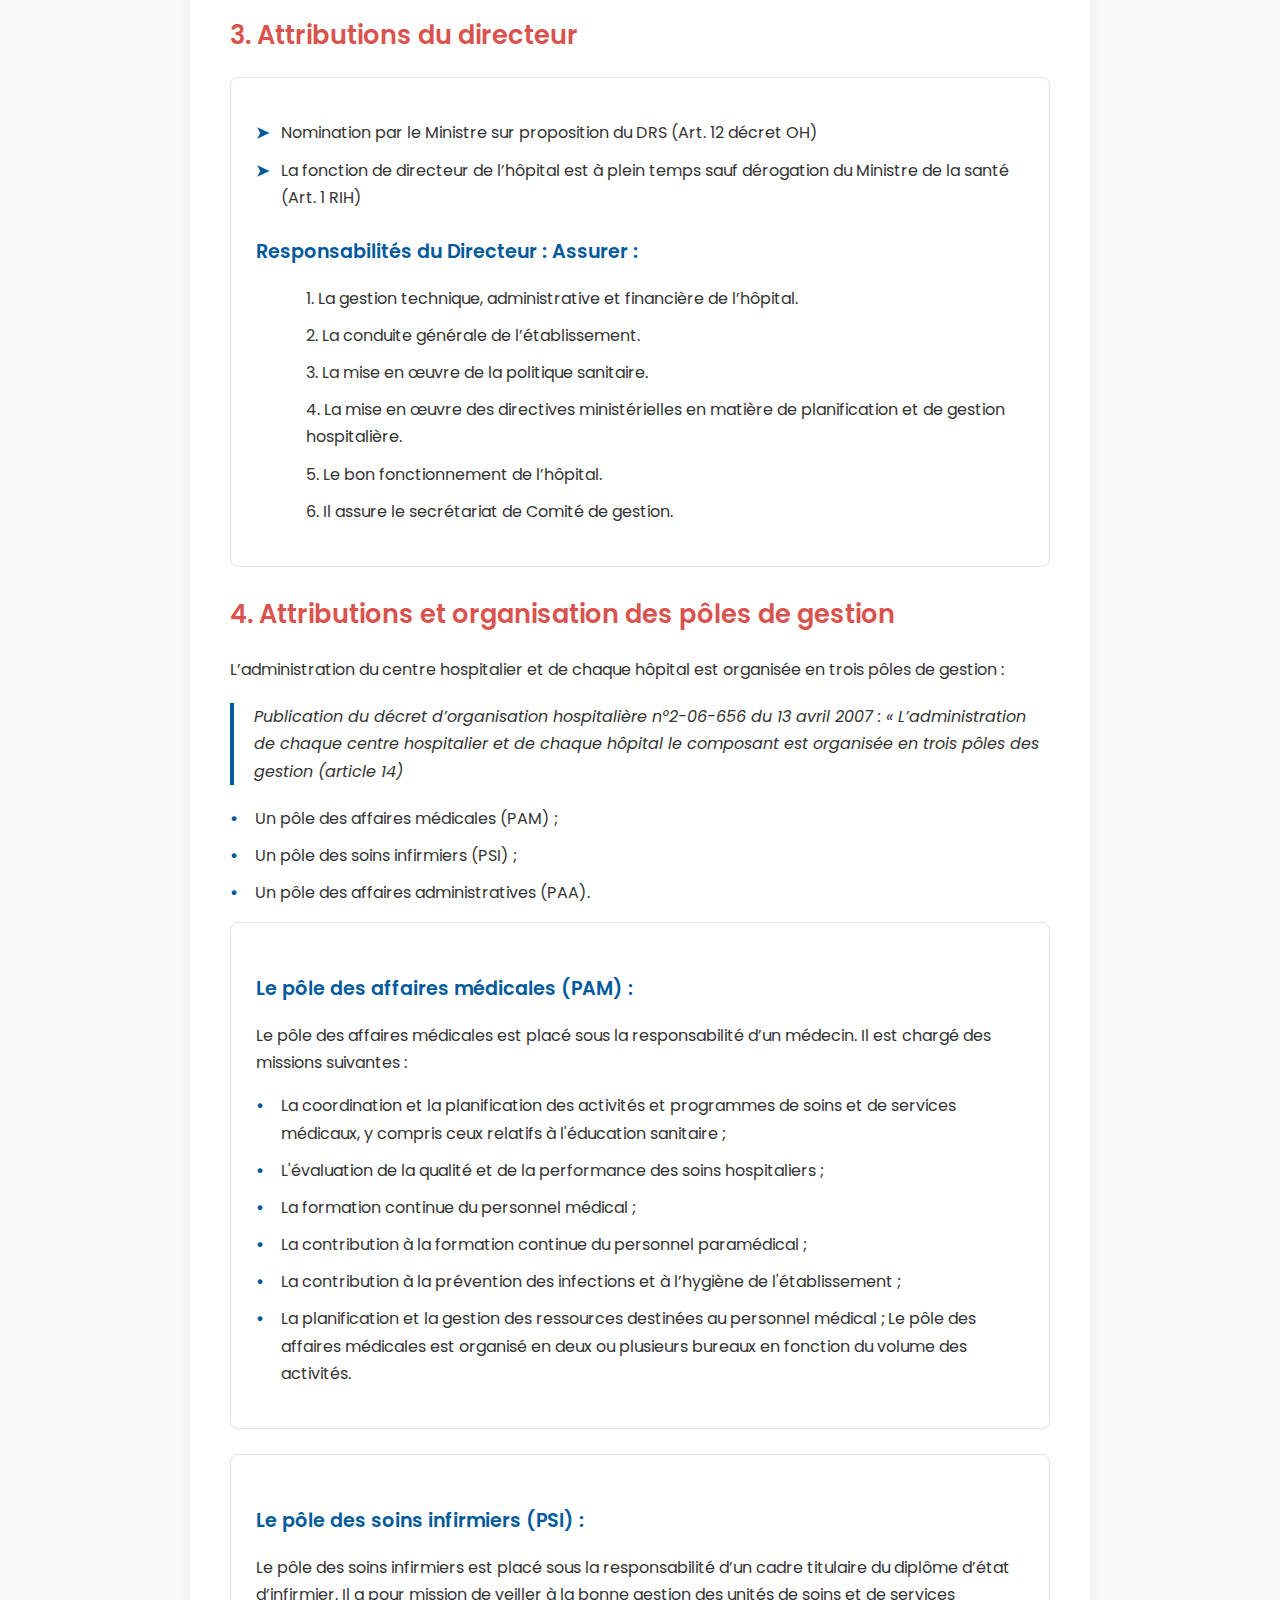
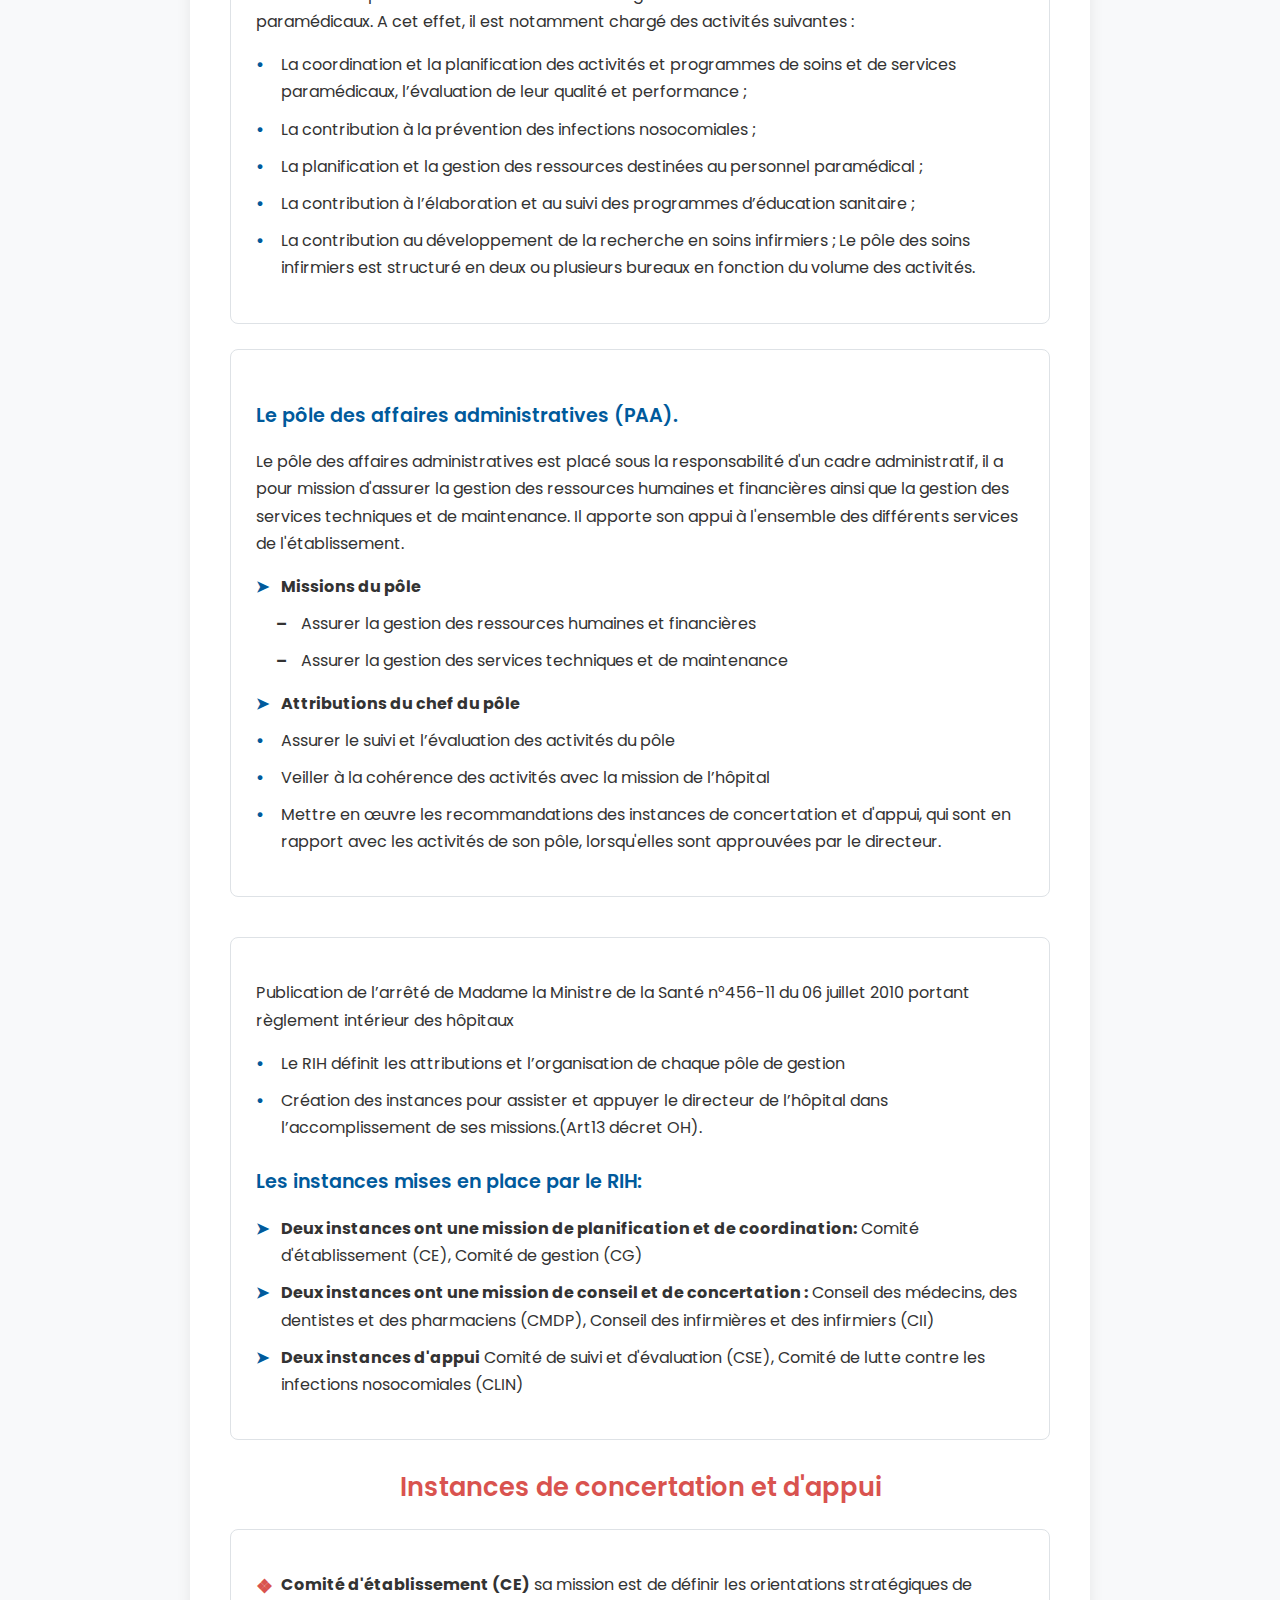
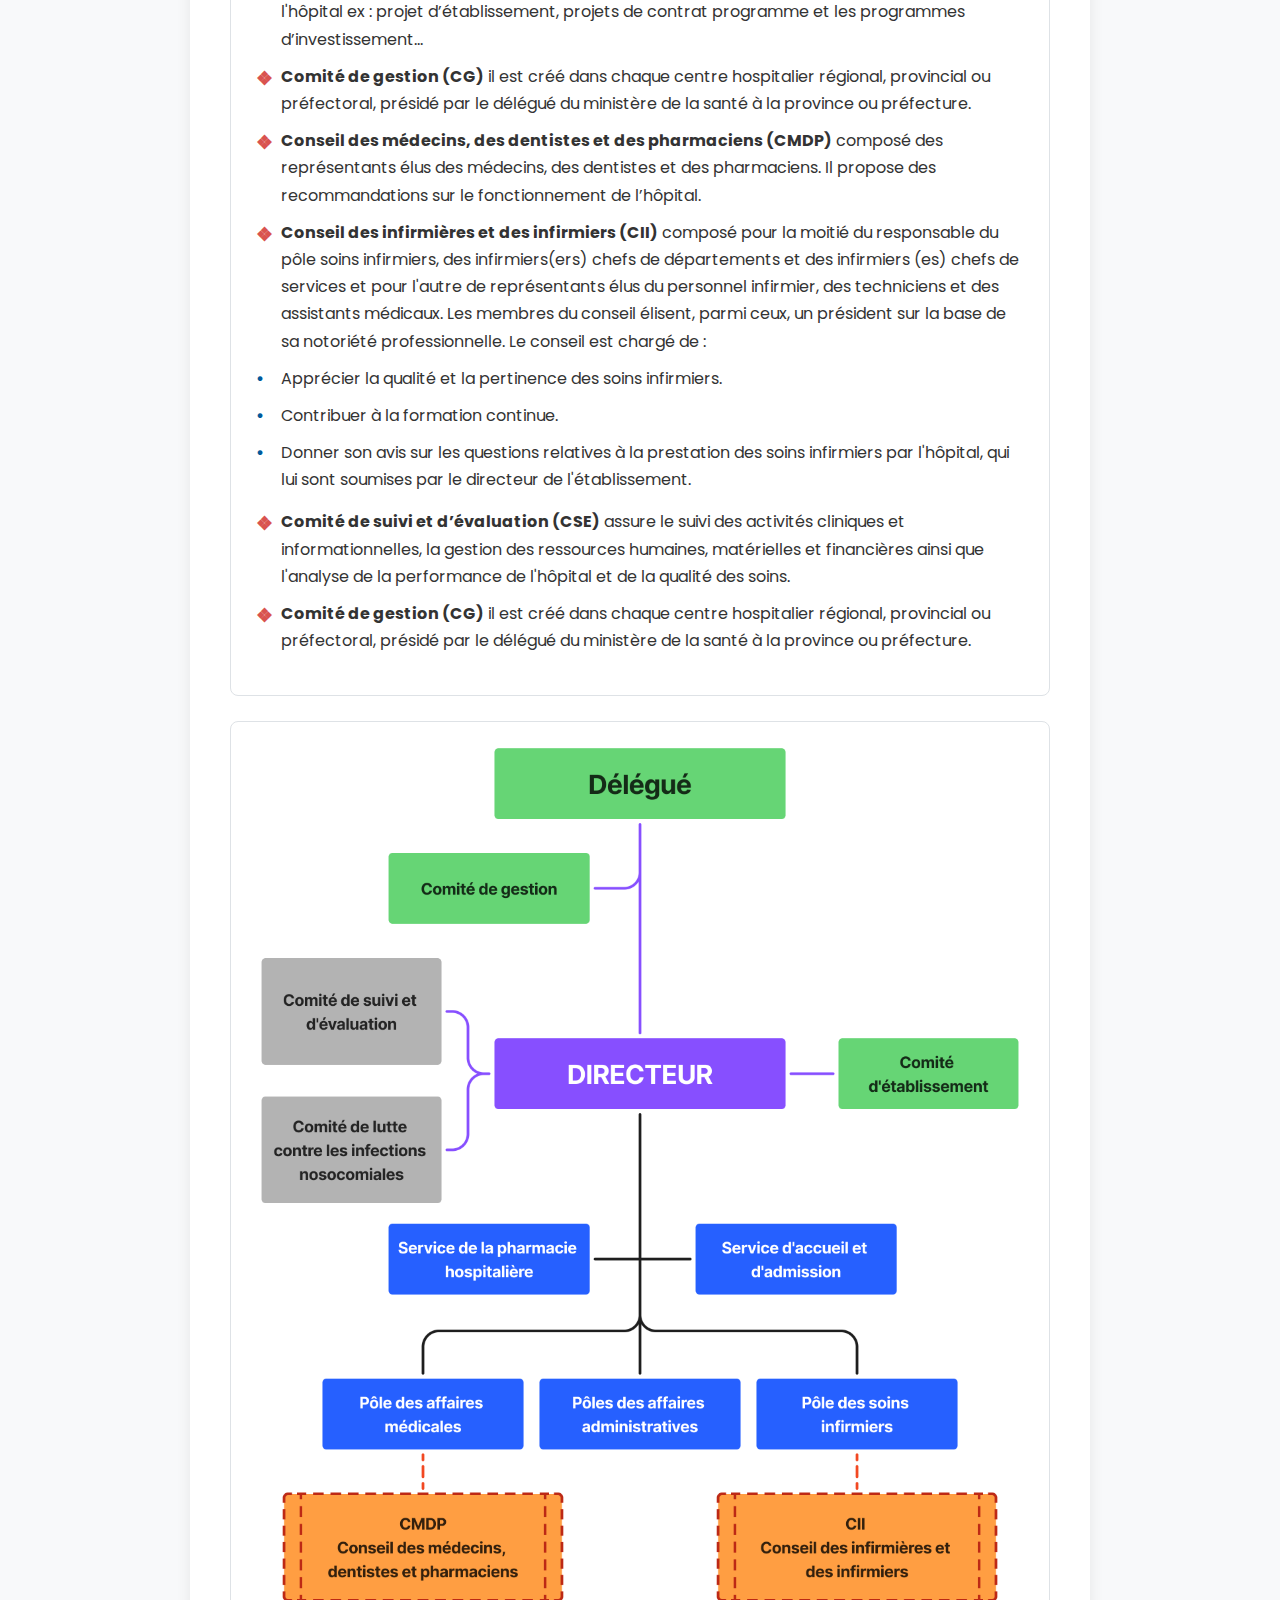
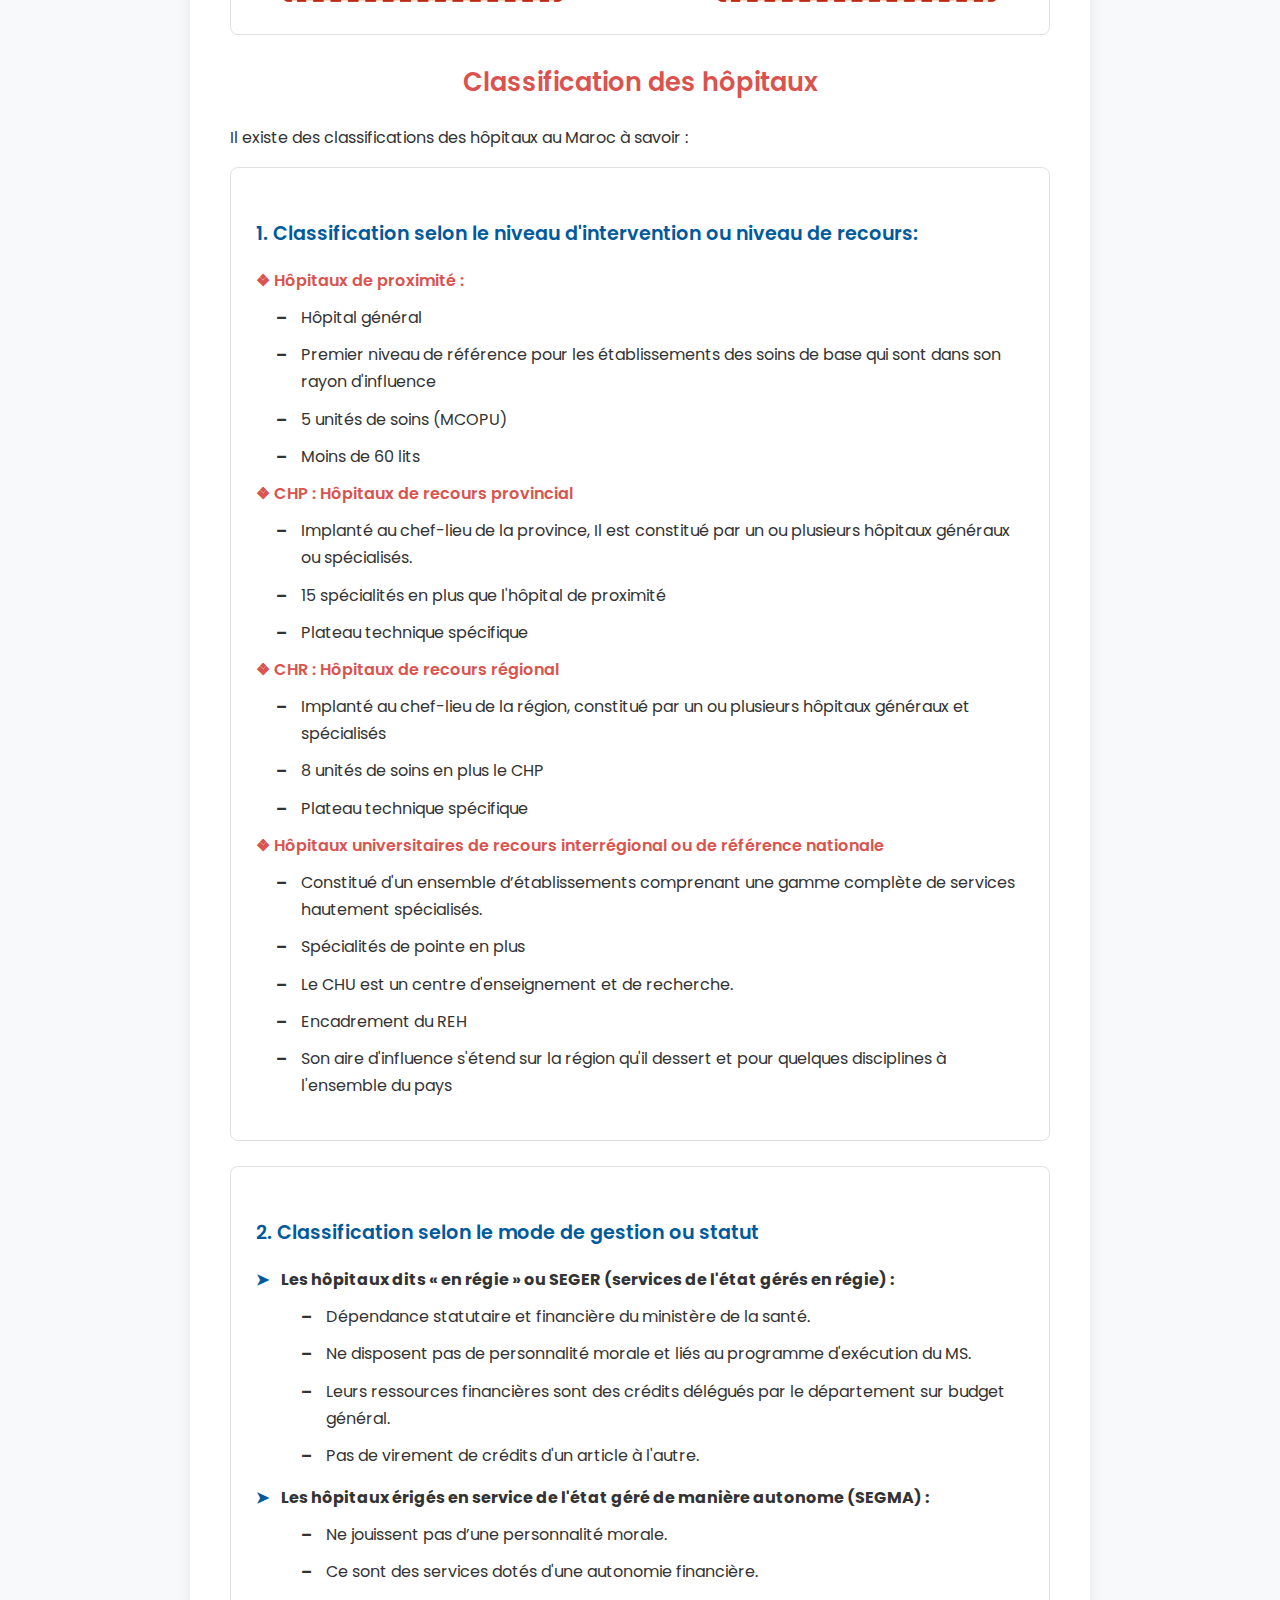
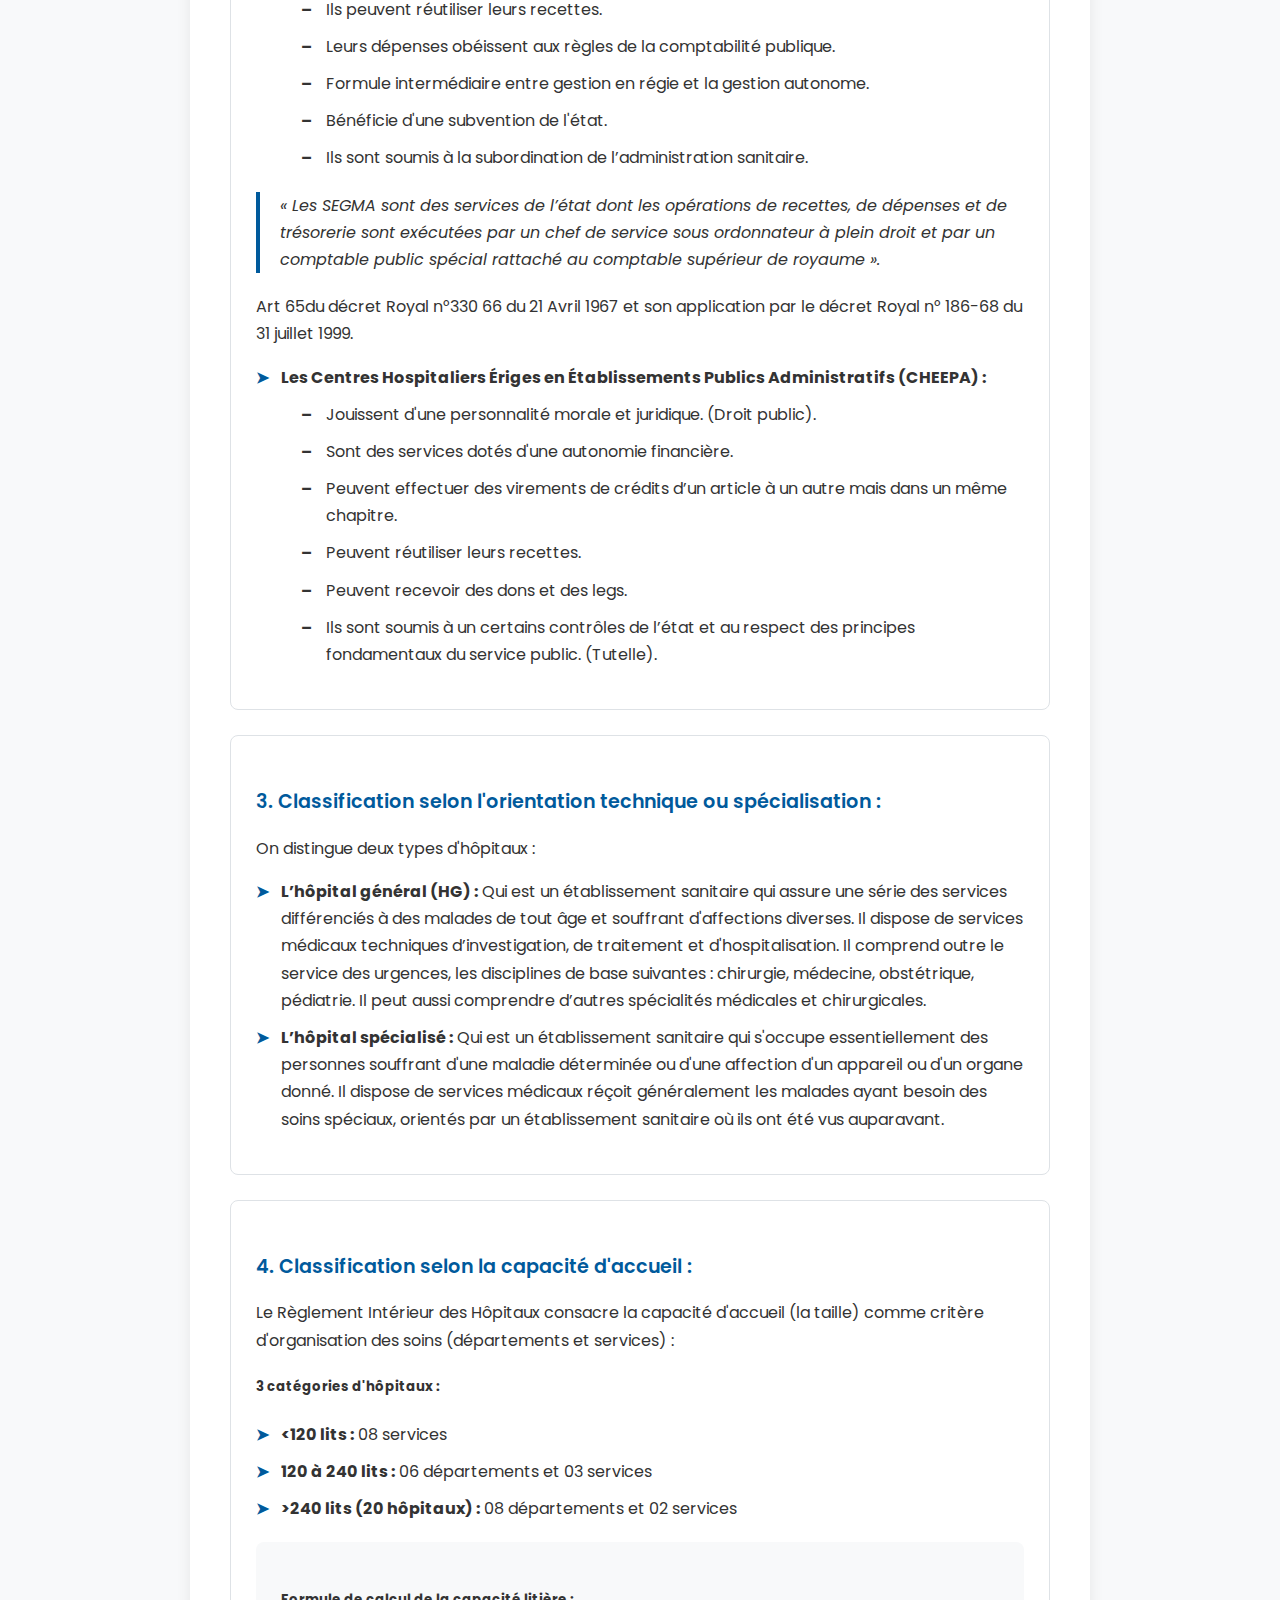
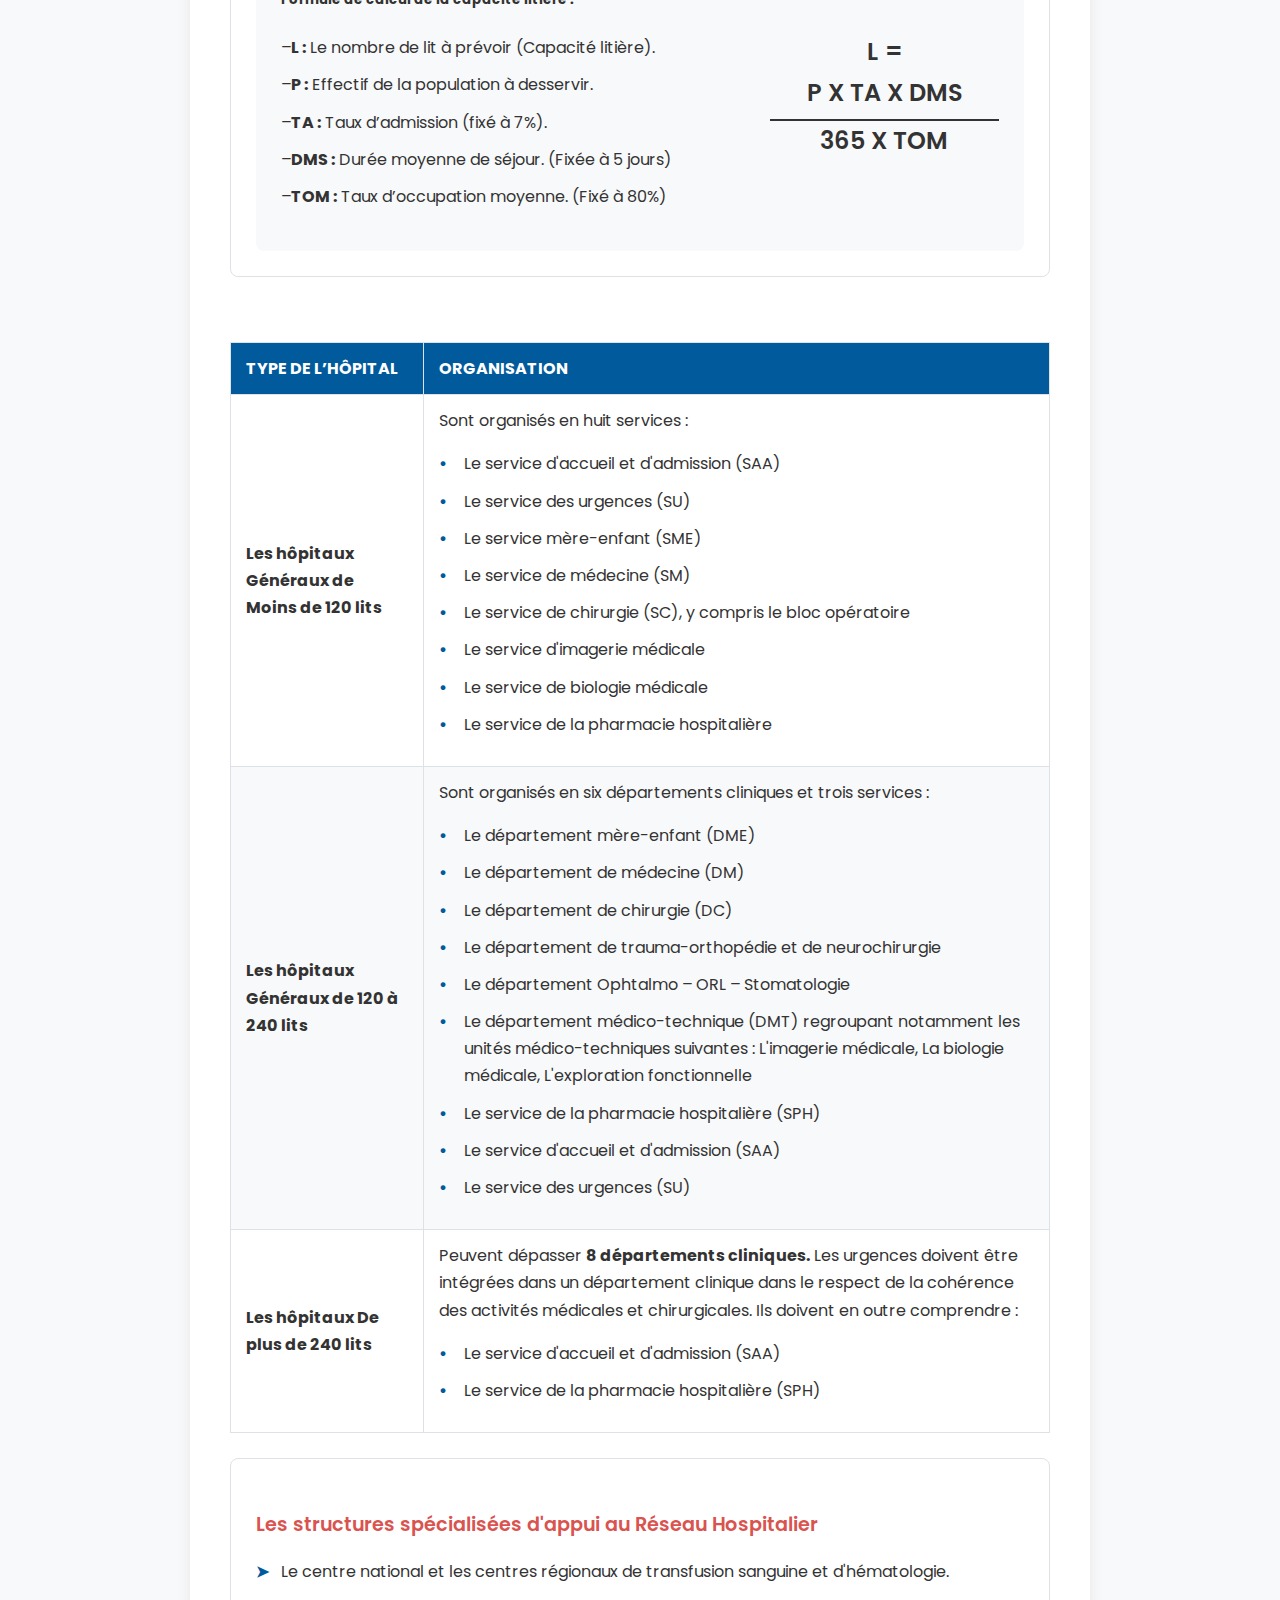
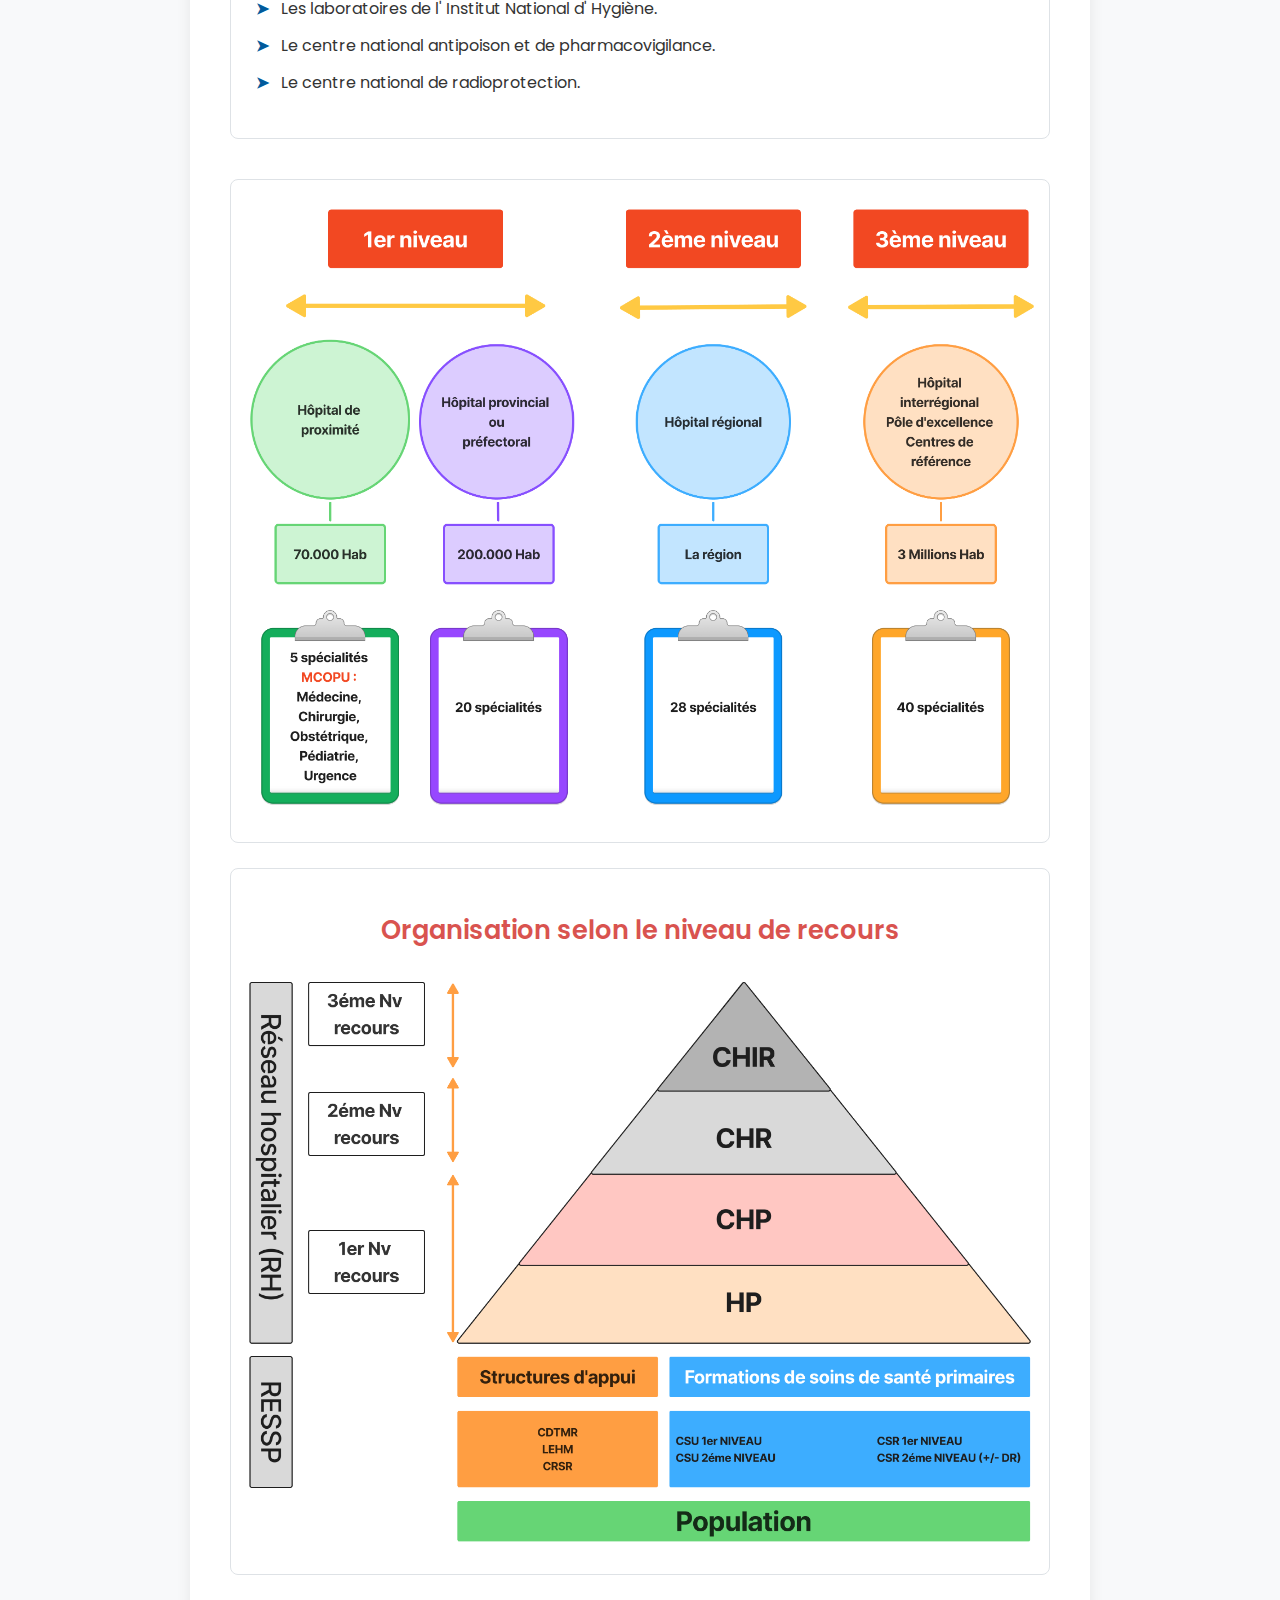
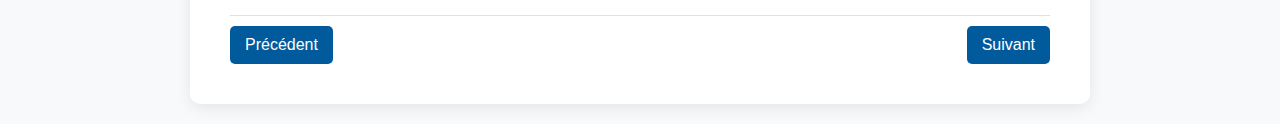
<file: 5.html>
<!DOCTYPE html>
<html lang="fr">
<head>
    <meta charset="UTF-8">
    <meta name="viewport" content="width=device-width, initial-scale=1.0">
    <title>Chapitre 5 : Le réseau hospitalier (RH)</title>
    <link rel="preconnect" href="https://fonts.googleapis.com">
    <link rel="preconnect" href="https://fonts.gstatic.com" crossorigin>
    <link href="https://fonts.googleapis.com/css2?family=Poppins:wght@400;600;700&display=swap" rel="stylesheet">
    <link rel="stylesheet" href="style.css">
    <style>
        :root {
            --primary-color: #005A9C; /* Bleu institutionnel */
            --accent-color: #D9534F;  /* Rouge pour l'accentuation */
            --text-color: #333333;
            --bg-color: #F8F9FA;
            --card-bg-color: #FFFFFF;
            --border-color: #DEE2E6;
        }

        body {
            font-family: 'Poppins', sans-serif;
            background-color: var(--bg-color);
            color: var(--text-color);
            line-height: 1.7;
            margin: 0;
            padding: 20px;
        }

        .container {
            max-width: 900px;
            margin: 0 auto;
            background-color: var(--card-bg-color);
            border-radius: 10px;
            box-shadow: 0 4px 15px rgba(0, 0, 0, 0.08);
            overflow: hidden;
        }

        .chapter-header {
            background-color: var(--primary-color);
            color: white;
            padding: 25px 40px;
        }

        .chapter-header h2 {
            margin: 0;
            font-size: 2.2em;
            font-weight: 700;
            text-align: center;
        }
        
        .content-area {
            padding: 30px 40px;
        }

        .section {
            margin-bottom: 40px;
        }

        .section-title {
            color: var(--primary-color);
            font-size: 1.8em;
            font-weight: 600;
            margin-bottom: 25px;
            padding-bottom: 10px;
            border-bottom: 3px solid var(--primary-color);
        }

        .card {
            background-color: var(--card-bg-color);
            border: 1px solid var(--border-color);
            border-radius: 8px;
            padding: 25px;
            margin-bottom: 25px;
        }

        h3 { font-size: 1.6em; color: var(--accent-color); margin-bottom: 20px; font-weight: 600; }
        h4 { font-size: 1.2em; color: var(--primary-color); margin: 25px 0 15px 0; font-weight: 600; }
        .highlight-title { color: var(--accent-color); font-weight: 600; }

        ul, ol { list-style: none; padding-left: 0; }
        li { position: relative; margin-bottom: 10px; padding-left: 25px; }
        
        ul.simple-list li::before, .list-styled li::before { position: absolute; left: 0; font-weight: bold; }
        ul.simple-list li::before { content: '•'; color: var(--primary-color); }
        ul.nested-list { margin-top: 10px; padding-left: 20px; }
        ul.nested-list li::before { content: '–'; color: var(--text-color); }

        .list-styled.arrow > li::before { content: '➤'; color: var(--primary-color); }
        .list-styled.diamond > li::before { content: '❖'; color: var(--accent-color); font-size: 1.2em; }
        
        .highlight-red { color: var(--accent-color); font-weight: 600; }
        blockquote { border-left: 4px solid var(--primary-color); padding-left: 20px; margin: 20px 0; font-style: italic; }

        /* Missions Grid */
        .missions-grid { display: grid; grid-template-columns: repeat(2, 1fr); gap: 25px; margin-top: 20px; }
        .mission-box { display: flex; align-items: center; justify-content: space-between; border: 1px solid var(--border-color); padding: 20px; border-radius: 8px; }
        .mission-tasks { flex-grow: 1; }
        .mission-tasks ul { padding-left: 0; }
        .mission-tasks li::before { content: '–'; }
        .mission-result { font-weight: 600; color: var(--primary-color); padding: 10px 15px; border-left: 2px solid var(--primary-color); margin-left: 15px; }

        /* Organigram */
        .organigram-container { margin: 25px auto; padding: 15px; border: 1px solid var(--border-color); border-radius: 8px; text-align: center; }
        .organigram-container img { max-width: 100%; height: auto; border-radius: 4px; }

        /* Formula Box */
        .formula-container { display: flex; flex-wrap: wrap; gap: 30px; background-color: #f8f9fa; padding: 25px; border-radius: 8px; margin-top: 20px; align-items: center; }
        .formula-variables { flex: 2; min-width: 280px; }
        .formula-box { flex: 1; min-width: 200px; text-align: center; font-size: 1.5em; font-weight: 600; }
        .formula-numerator { padding-bottom: 5px; border-bottom: 2px solid var(--text-color); }

        /* Table Style */
        .table-container { overflow-x: auto; }
        table { width: 100%; border-collapse: collapse; margin: 25px 0; }
        th, td { border: 1px solid var(--border-color); padding: 12px 15px; text-align: left; }
        thead { background-color: var(--primary-color); color: white; }
        tbody tr:nth-child(even) { background-color: #f8f9fa; }

        @media (max-width: 768px) {
            body { padding: 10px; }
            .content-area { padding: 20px; }
            .chapter-header h2 { font-size: 1.8em; }
            .missions-grid { grid-template-columns: 1fr; }
        }
    </style>
</head>
<body id="chapter-5">

<div class="container">
    <header class="chapter-header">
        <h2>Le réseau hospitalier (RH)</h2>
    </header>

    <main class="content-area">

        <!-- Section 1: Composition et Missions -->
        <section class="section">
            <h3>1. Composition du réseau hospitalier</h3>
            <p>Selon le nouveau décret 14-562 relatif à l’organisation de l’offre de soins (articles 27)</p>
            <div class="card">
                <ul class="simple-list">
                    <li><strong>Le réseau hospitalier est composé des établissements suivants :</strong>
                        <ul class="nested-list">
                            <li>Les Hôpitaux préfectoraux et provinciaux ;</li>
                            <li>Les Hôpitaux régionaux ;</li>
                            <li>Les formations hospitalières relevant des centres hospitaliers érigés en établissements publics (Centres hospitaliers universitaires « CHU » ou centres hospitaliers interrégionaux « CHI » ;</li>
                            <li>Les Hôpitaux psychiatriques ;</li>
                            <li>Les Centres régionaux d’oncologie ;</li>
                            <li>Les Centres d’hémodialyse.</li>
                        </ul>
                    </li>
                </ul>
                <h4>Remarque :</h4>
                <ul class="simple-list">
                    <li>Lorsque la superficie d’une province est étendue, son réseau hospitalier peut être renforcé par la création d’hôpitaux de proximité ou de cliniques de jour.</li>
                    <li>Les centres hospitaliers régionaux ou interrégionaux peuvent comporter un ou plusieurs pôles d’excellence ou centres de référence.</li>
                    <li>Le réseau hospitalier comprend en outre des structures spécialisées d’appui.</li>
                </ul>
            </div>
            
            <h3>2. Missions et fonctions de l'hôpital</h3>
            <p>D'après le décret n° 2-06-656 13 avril 2007 relatif à l’organisation hospitalière un hôpital a pour missions :</p>
            <div class="missions-grid">
                <div class="mission-box">
                    <div class="mission-tasks">
                        <strong>1. Mission de soins</strong>
                        <ul class="nested-list"><li>Le diagnostic</li><li>Le traitement</li><li>L'hébergement</li></ul>
                    </div>
                    <div class="mission-result">Fonctions</div>
                </div>
                <div class="mission-box">
                    <div class="mission-tasks">
                        <strong>2. Mission de santé publique</strong>
                        <ul class="nested-list"><li>De service public</li><li>De santé publique</li><li>D'assistance</li></ul>
                    </div>
                    <div class="mission-result">Fonctions</div>
                </div>
                <div class="mission-box">
                    <div class="mission-tasks">
                        <strong>3. Mission économique et managériale</strong>
                        <ul class="nested-list"><li>D'achat</li><li>De gestion des productions</li><li>De direction</li></ul>
                    </div>
                    <div class="mission-result">Fonctions</div>
                </div>
                <div class="mission-box">
                    <div class="mission-tasks">
                        <strong>4. Mission de développement professionnel</strong>
                        <ul class="nested-list"><li>Enseignement</li><li>Recherche</li><li>Expertise</li></ul>
                    </div>
                    <div class="mission-result">Fonctions</div>
                </div>
            </div>
        </section>

        <!-- Section 2: Pôles de Gestion -->
        <section class="section">
            <h3>3. Attributions du directeur</h3>
             <div class="card">
                <ul class="list-styled arrow">
                    <li>Nomination par le Ministre sur proposition du DRS (Art. 12 décret OH)</li>
                    <li>La fonction de directeur de l’hôpital est à plein temps sauf dérogation du Ministre de la santé (Art. 1 RIH)</li>
                </ul>
                <h4>Responsabilités du Directeur : Assurer :</h4>
                <ol style="padding-left: 25px;">
                    <li>1. La gestion technique, administrative et financière de l’hôpital.</li>
                    <li>2. La conduite générale de l’établissement.</li>
                    <li>3. La mise en œuvre de la politique sanitaire.</li>
                    <li>4. La mise en œuvre des directives ministérielles en matière de planification et de gestion hospitalière.</li>
                    <li>5. Le bon fonctionnement de l’hôpital.</li>
                    <li>6. Il assure le secrétariat de Comité de gestion.</li>
                </ol>
            </div>

            <h3>4. Attributions et organisation des pôles de gestion</h3>
            <p>L’administration du centre hospitalier et de chaque hôpital est organisée en trois pôles de gestion :</p>
            <blockquote>Publication du décret d’organisation hospitalière n°2-06-656 du 13 avril 2007 : « L’administration de chaque centre hospitalier et de chaque hôpital le composant est organisée en trois pôles des gestion (article 14)</blockquote>
            <ul class="simple-list">
                <li>Un pôle des affaires médicales (PAM) ;</li>
                <li>Un pôle des soins infirmiers (PSI) ;</li>
                <li>Un pôle des affaires administratives (PAA).</li>
            </ul>

            <div class="card">
                <h4>Le pôle des affaires médicales (PAM) :</h4>
                <p>Le pôle des affaires médicales est placé sous la responsabilité d’un médecin. Il est chargé des missions suivantes :</p>
                <ul class="simple-list">
                    <li>La coordination et la planification des activités et programmes de soins et de services médicaux, y compris ceux relatifs à l'éducation sanitaire ;</li>
                    <li>L'évaluation de la qualité et de la performance des soins hospitaliers ;</li>
                    <li>La formation continue du personnel médical ;</li>
                    <li>La contribution à la formation continue du personnel paramédical ;</li>
                    <li>La contribution à la prévention des infections et à l’hygiène de l'établissement ;</li>
                    <li>La planification et la gestion des ressources destinées au personnel médical ; Le pôle des affaires médicales est organisé en deux ou plusieurs bureaux en fonction du volume des activités.</li>
                </ul>
            </div>

             <div class="card">
                <h4>Le pôle des soins infirmiers (PSI) :</h4>
                <p>Le pôle des soins infirmiers est placé sous la responsabilité d’un cadre titulaire du diplôme d’état d’infirmier. Il a pour mission de veiller à la bonne gestion des unités de soins et de services paramédicaux. A cet effet, il est notamment chargé des activités suivantes :</p>
                <ul class="simple-list">
                    <li>La coordination et la planification des activités et programmes de soins et de services paramédicaux, l’évaluation de leur qualité et performance ;</li>
                    <li>La contribution à la prévention des infections nosocomiales ;</li>
                    <li>La planification et la gestion des ressources destinées au personnel paramédical ;</li>
                    <li>La contribution à l’élaboration et au suivi des programmes d’éducation sanitaire ;</li>
                    <li>La contribution au développement de la recherche en soins infirmiers ; Le pôle des soins infirmiers est structuré en deux ou plusieurs bureaux en fonction du volume des activités.</li>
                </ul>
            </div>

             <div class="card">
                <h4>Le pôle des affaires administratives (PAA).</h4>
                <p>Le pôle des affaires administratives est placé sous la responsabilité d'un cadre administratif, il a pour mission d'assurer la gestion des ressources humaines et financières ainsi que la gestion des services techniques et de maintenance. Il apporte son appui à l'ensemble des différents services de l'établissement.</p>
                <ul class="list-styled arrow">
                    <li><strong>Missions du pôle</strong></li>
                    <ul class="nested-list">
                        <li>Assurer la gestion des ressources humaines et financières</li>
                        <li>Assurer la gestion des services techniques et de maintenance</li>
                    </ul>
                    <li style="margin-top:15px;"><strong>Attributions du chef du pôle</strong></li>
                     <ul class="simple-list" style="margin-top:10px;">
                        <li>Assurer le suivi et l’évaluation des activités du pôle</li>
                        <li>Veiller à la cohérence des activités avec la mission de l’hôpital</li>
                        <li>Mettre en œuvre les recommandations des instances de concertation et d'appui, qui sont en rapport avec les activités de son pôle, lorsqu'elles sont approuvées par le directeur.</li>
                    </ul>
                </ul>
            </div>
        </section>

        <!-- Section 3: Instances et Classification -->
        <section class="section">
            <div class="card">
                <p>Publication de l’arrêté de Madame la Ministre de la Santé n°456-11 du 06 juillet 2010 portant règlement intérieur des hôpitaux</p>
                <ul class="simple-list">
                    <li>Le RIH définit les attributions et l’organisation de chaque pôle de gestion</li>
                    <li>Création des instances pour assister et appuyer le directeur de l’hôpital dans l’accomplissement de ses missions.(Art13 décret OH).</li>
                </ul>
                <h4>Les instances mises en place par le RIH:</h4>
                <ul class="list-styled arrow">
                    <li><strong>Deux instances ont une mission de planification et de coordination:</strong> Comité d'établissement (CE), Comité de gestion (CG)</li>
                    <li><strong>Deux instances ont une mission de conseil et de concertation :</strong> Conseil des médecins, des dentistes et des pharmaciens (CMDP), Conseil des infirmières et des infirmiers (CII)</li>
                    <li><strong>Deux instances d'appui</strong> Comité de suivi et d'évaluation (CSE), Comité de lutte contre les infections nosocomiales (CLIN)</li>
                </ul>
            </div>

            <h3 class="highlight-title" style="text-align: center;">Instances de concertation et d'appui</h3>
            <div class="card">
                <ul class="list-styled diamond">
                    <li><strong>Comité d'établissement (CE)</strong> sa mission est de définir les orientations stratégiques de l'hôpital ex : projet d’établissement, projets de contrat programme et les programmes d’investissement…</li>
                    <li><strong>Comité de gestion (CG)</strong> il est créé dans chaque centre hospitalier régional, provincial ou préfectoral, présidé par le délégué du ministère de la santé à la province ou préfecture.</li>
                    <li><strong>Conseil des médecins, des dentistes et des pharmaciens (CMDP)</strong> composé des représentants élus des médecins, des dentistes et des pharmaciens. Il propose des recommandations sur le fonctionnement de l’hôpital.</li>
                    <li><strong>Conseil des infirmières et des infirmiers (CII)</strong> composé pour la moitié du responsable du pôle soins infirmiers, des infirmiers(ers) chefs de départements et des infirmiers (es) chefs de services et pour l'autre de représentants élus du personnel infirmier, des techniciens et des assistants médicaux. Les membres du conseil élisent, parmi ceux, un président sur la base de sa notoriété professionnelle. Le conseil est chargé de :</li>
                    <ul class="simple-list" style="margin-top:10px;">
                        <li>Apprécier la qualité et la pertinence des soins infirmiers.</li>
                        <li>Contribuer à la formation continue.</li>
                        <li>Donner son avis sur les questions relatives à la prestation des soins infirmiers par l'hôpital, qui lui sont soumises par le directeur de l'établissement.</li>
                    </ul>
                    <li style="margin-top:15px;"><strong>Comité de suivi et d’évaluation (CSE)</strong> assure le suivi des activités cliniques et informationnelles, la gestion des ressources humaines, matérielles et financières ainsi que l'analyse de la performance de l'hôpital et de la qualité des soins.</li>
                    <li><strong>Comité de gestion (CG)</strong> il est créé dans chaque centre hospitalier régional, provincial ou préfectoral, présidé par le délégué du ministère de la santé à la province ou préfecture.</li>
                </ul>
            </div>

            <div class="organigram-container">
                 <!-- IMPORTANT: Remplacez 'organigramme-poles.png' par le chemin de votre image -->
                <img src="organigramme-poles.png" alt="Organigramme des pôles de gestion et des comités de l'hôpital">
            </div>

            <h3 class="highlight-title" style="text-align: center;">Classification des hôpitaux</h3>
            <p>Il existe des classifications des hôpitaux au Maroc à savoir :</p>
            
            <div class="card">
                <h4>1. Classification selon le niveau d'intervention ou niveau de recours:</h4>
                <ul class="simple-list">
                    <strong class="highlight-red">❖ Hôpitaux de proximité :</strong>
                    <ul class="nested-list">
                        <li>Hôpital général</li>
                        <li>Premier niveau de référence pour les établissements des soins de base qui sont dans son rayon d'influence</li>
                        <li>5 unités de soins (MCOPU)</li>
                        <li>Moins de 60 lits</li>
                    </ul>
                    <strong class="highlight-red">❖ CHP : Hôpitaux de recours provincial</strong>
                    <ul class="nested-list">
                        <li>Implanté au chef-lieu de la province, Il est constitué par un ou plusieurs hôpitaux généraux ou spécialisés.</li>
                        <li>15 spécialités en plus que l'hôpital de proximité</li>
                        <li>Plateau technique spécifique</li>
                    </ul>
                     <strong class="highlight-red">❖ CHR : Hôpitaux de recours régional</strong>
                    <ul class="nested-list">
                        <li>Implanté au chef-lieu de la région, constitué par un ou plusieurs hôpitaux généraux et spécialisés</li>
                        <li>8 unités de soins en plus le CHP</li>
                        <li>Plateau technique spécifique</li>
                    </ul>
                    <strong class="highlight-red">❖ Hôpitaux universitaires de recours interrégional ou de référence nationale</strong>
                    <ul class="nested-list">
                        <li>Constitué d'un ensemble d’établissements comprenant une gamme complète de services hautement spécialisés.</li>
                        <li>Spécialités de pointe en plus</li>
                        <li>Le CHU est un centre d'enseignement et de recherche.</li>
                        <li>Encadrement du REH</li>
                        <li>Son aire d'influence s'étend sur la région qu'il dessert et pour quelques disciplines à l'ensemble du pays</li>
                    </ul>
                </ul>
            </div>
            
            <div class="card">
                <h4>2. Classification selon le mode de gestion ou statut</h4>
                <ul class="list-styled arrow">
                    <li><strong>Les hôpitaux dits « en régie » ou SEGER (services de l'état gérés en régie) :</strong>
                        <ul class="nested-list">
                            <li>Dépendance statutaire et financière du ministère de la santé.</li>
                            <li>Ne disposent pas de personnalité morale et liés au programme d'exécution du MS.</li>
                            <li>Leurs ressources financières sont des crédits délégués par le département sur budget général.</li>
                            <li>Pas de virement de crédits d'un article à l'autre.</li>
                        </ul>
                    </li>
                    <li style="margin-top:15px;"><strong>Les hôpitaux érigés en service de l'état géré de manière autonome (SEGMA) :</strong>
                         <ul class="nested-list">
                            <li>Ne jouissent pas d’une personnalité morale.</li>
                            <li>Ce sont des services dotés d'une autonomie financière.</li>
                            <li>Ils peuvent réutiliser leurs recettes.</li>
                            <li>Leurs dépenses obéissent aux règles de la comptabilité publique.</li>
                            <li>Formule intermédiaire entre gestion en régie et la gestion autonome.</li>
                            <li>Bénéficie d'une subvention de l'état.</li>
                            <li>Ils sont soumis à la subordination de l’administration sanitaire.</li>
                        </ul>
                    </li>
                </ul>
                <blockquote>« Les SEGMA sont des services de l’état dont les opérations de recettes, de dépenses et de trésorerie sont exécutées par un chef de service sous ordonnateur à plein droit et par un comptable public spécial rattaché au comptable supérieur de royaume ».</blockquote>
                <p>Art 65du décret Royal n°330 66 du 21 Avril 1967 et son application par le décret Royal n° 186-68 du 31 juillet 1999.</p>
                <ul class="list-styled arrow">
                    <li><strong>Les Centres Hospitaliers Ériges en Établissements Publics Administratifs (CHEEPA) :</strong>
                        <ul class="nested-list">
                            <li>Jouissent d'une personnalité morale et juridique. (Droit public).</li>
                            <li>Sont des services dotés d'une autonomie financière.</li>
                            <li>Peuvent effectuer des virements de crédits d’un article à un autre mais dans un même chapitre.</li>
                            <li>Peuvent réutiliser leurs recettes.</li>
                            <li>Peuvent recevoir des dons et des legs.</li>
                            <li>Ils sont soumis à un certains contrôles de l’état et au respect des principes fondamentaux du service public. (Tutelle).</li>
                        </ul>
                    </li>
                </ul>
            </div>

            <div class="card">
                <h4>3. Classification selon l'orientation technique ou spécialisation :</h4>
                <p>On distingue deux types d'hôpitaux :</p>
                <ul class="list-styled arrow">
                    <li><strong>L’hôpital général (HG) :</strong> Qui est un établissement sanitaire qui assure une série des services différenciés à des malades de tout âge et souffrant d'affections diverses. Il dispose de services médicaux techniques d’investigation, de traitement et d'hospitalisation. Il comprend outre le service des urgences, les disciplines de base suivantes : chirurgie, médecine, obstétrique, pédiatrie. Il peut aussi comprendre d’autres spécialités médicales et chirurgicales.</li>
                    <li><strong>L’hôpital spécialisé :</strong> Qui est un établissement sanitaire qui s'occupe essentiellement des personnes souffrant d'une maladie déterminée ou d'une affection d'un appareil ou d'un organe donné. Il dispose de services médicaux réçoit généralement les malades ayant besoin des soins spéciaux, orientés par un établissement sanitaire où ils ont été vus auparavant.</li>
                </ul>
            </div>
            
             <div class="card">
                <h4>4. Classification selon la capacité d'accueil :</h4>
                <p>Le Règlement Intérieur des Hôpitaux consacre la capacité d'accueil (la taille) comme critère d'organisation des soins (départements et services) :</p>
                <h5>3 catégories d'hôpitaux :</h5>
                 <ul class="list-styled arrow">
                     <li><strong>&lt;120 lits :</strong> 08 services</li>
                     <li><strong>120 à 240 lits :</strong> 06 départements et 03 services</li>
                     <li><strong>&gt;240 lits (20 hôpitaux) :</strong> 08 départements et 02 services</li>
                 </ul>
                 
                 <div class="formula-container">
                    <div class="formula-variables">
                        <h5>Formule de calcul de la capacité litière :</h5>
                        <ul class="nested-list" style="padding-left:0;">
                            <li style="padding-left:0;"><strong>L :</strong> Le nombre de lit à prévoir (Capacité litière).</li>
                            <li style="padding-left:0;"><strong>P :</strong> Effectif de la population à desservir.</li>
                            <li style="padding-left:0;"><strong>TA :</strong> Taux d’admission (fixé à 7%).</li>
                            <li style="padding-left:0;"><strong>DMS :</strong> Durée moyenne de séjour. (Fixée à 5 jours)</li>
                            <li style="padding-left:0;"><strong>TOM :</strong> Taux d’occupation moyenne. (Fixé à 80%)</li>
                        </ul>
                    </div>
                    <div class="formula-box">
                        L =
                        <div>
                            <div class="formula-numerator">P X TA X DMS</div>
                            <div>365 X TOM</div>
                        </div>
                    </div>
                 </div>
            </div>
        </section>

        <!-- Section 4: Table and Structures -->
        <section class="section">
            <div class="table-container">
                <table>
                    <thead>
                        <tr>
                            <th>TYPE DE L’HÔPITAL</th>
                            <th>ORGANISATION</th>
                        </tr>
                    </thead>
                    <tbody>
                        <tr>
                            <td><strong>Les hôpitaux Généraux de Moins de 120 lits</strong></td>
                            <td>
                                Sont organisés en huit services :
                                <ul class="simple-list">
                                    <li>Le service d'accueil et d'admission (SAA)</li>
                                    <li>Le service des urgences (SU)</li>
                                    <li>Le service mère-enfant (SME)</li>
                                    <li>Le service de médecine (SM)</li>
                                    <li>Le service de chirurgie (SC), y compris le bloc opératoire</li>
                                    <li>Le service d'imagerie médicale</li>
                                    <li>Le service de biologie médicale</li>
                                    <li>Le service de la pharmacie hospitalière</li>
                                </ul>
                            </td>
                        </tr>
                        <tr>
                            <td><strong>Les hôpitaux Généraux de 120 à 240 lits</strong></td>
                            <td>
                                Sont organisés en six départements cliniques et trois services :
                                <ul class="simple-list">
                                    <li>Le département mère-enfant (DME)</li>
                                    <li>Le département de médecine (DM)</li>
                                    <li>Le département de chirurgie (DC)</li>
                                    <li>Le département de trauma-orthopédie et de neurochirurgie</li>
                                    <li>Le département Ophtalmo – ORL – Stomatologie</li>
                                    <li>Le département médico-technique (DMT) regroupant notamment les unités médico-techniques suivantes : L'imagerie médicale, La biologie médicale, L'exploration fonctionnelle</li>
                                    <li>Le service de la pharmacie hospitalière (SPH)</li>
                                    <li>Le service d'accueil et d'admission (SAA)</li>
                                    <li>Le service des urgences (SU)</li>
                                </ul>
                            </td>
                        </tr>
                        <tr>
                            <td><strong>Les hôpitaux De plus de 240 lits</strong></td>
                            <td>
                                Peuvent dépasser <strong>8 départements cliniques.</strong> Les urgences doivent être intégrées dans un département clinique dans le respect de la cohérence des activités médicales et chirurgicales. Ils doivent en outre comprendre :
                                <ul class="simple-list">
                                    <li>Le service d'accueil et d'admission (SAA)</li>
                                    <li>Le service de la pharmacie hospitalière (SPH)</li>
                                </ul>
                            </td>
                        </tr>
                    </tbody>
                </table>
            </div>

            <div class="card">
                <h4 class="highlight-title">Les structures spécialisées d'appui au Réseau Hospitalier</h4>
                <ul class="list-styled arrow">
                    <li>Le centre national et les centres régionaux de transfusion sanguine et d'hématologie.</li>
                    <li>Les laboratoires de l' Institut National d' Hygiène.</li>
                    <li>Le centre national antipoison et de pharmacovigilance.</li>
                    <li>Le centre national de radioprotection.</li>
                </ul>
            </div>
        </section>

         <!-- Section 5: Visuals -->
        <section class="section">
             <div class="organigram-container">
                 <!-- IMPORTANT: Remplacez 'organisation-niveaux.png' par le chemin de votre image -->
                <img src="organisation-niveaux.png" alt="Organisation des hôpitaux par niveau de recours et population desservie">
            </div>
             <div class="organigram-container">
                 <h3 class="highlight-title" style="text-align: center;">Organisation selon le niveau de recours</h3>
                 <!-- IMPORTANT: Remplacez 'pyramide-recours.png' par le chemin de votre image -->
                <img src="pyramide-recours.png" alt="Pyramide de l'organisation du système de santé selon le niveau de recours">
            </div>
        </section>
        
    </main>
</div>

<script src="script.js"></script>
</body>
</html>
</file>
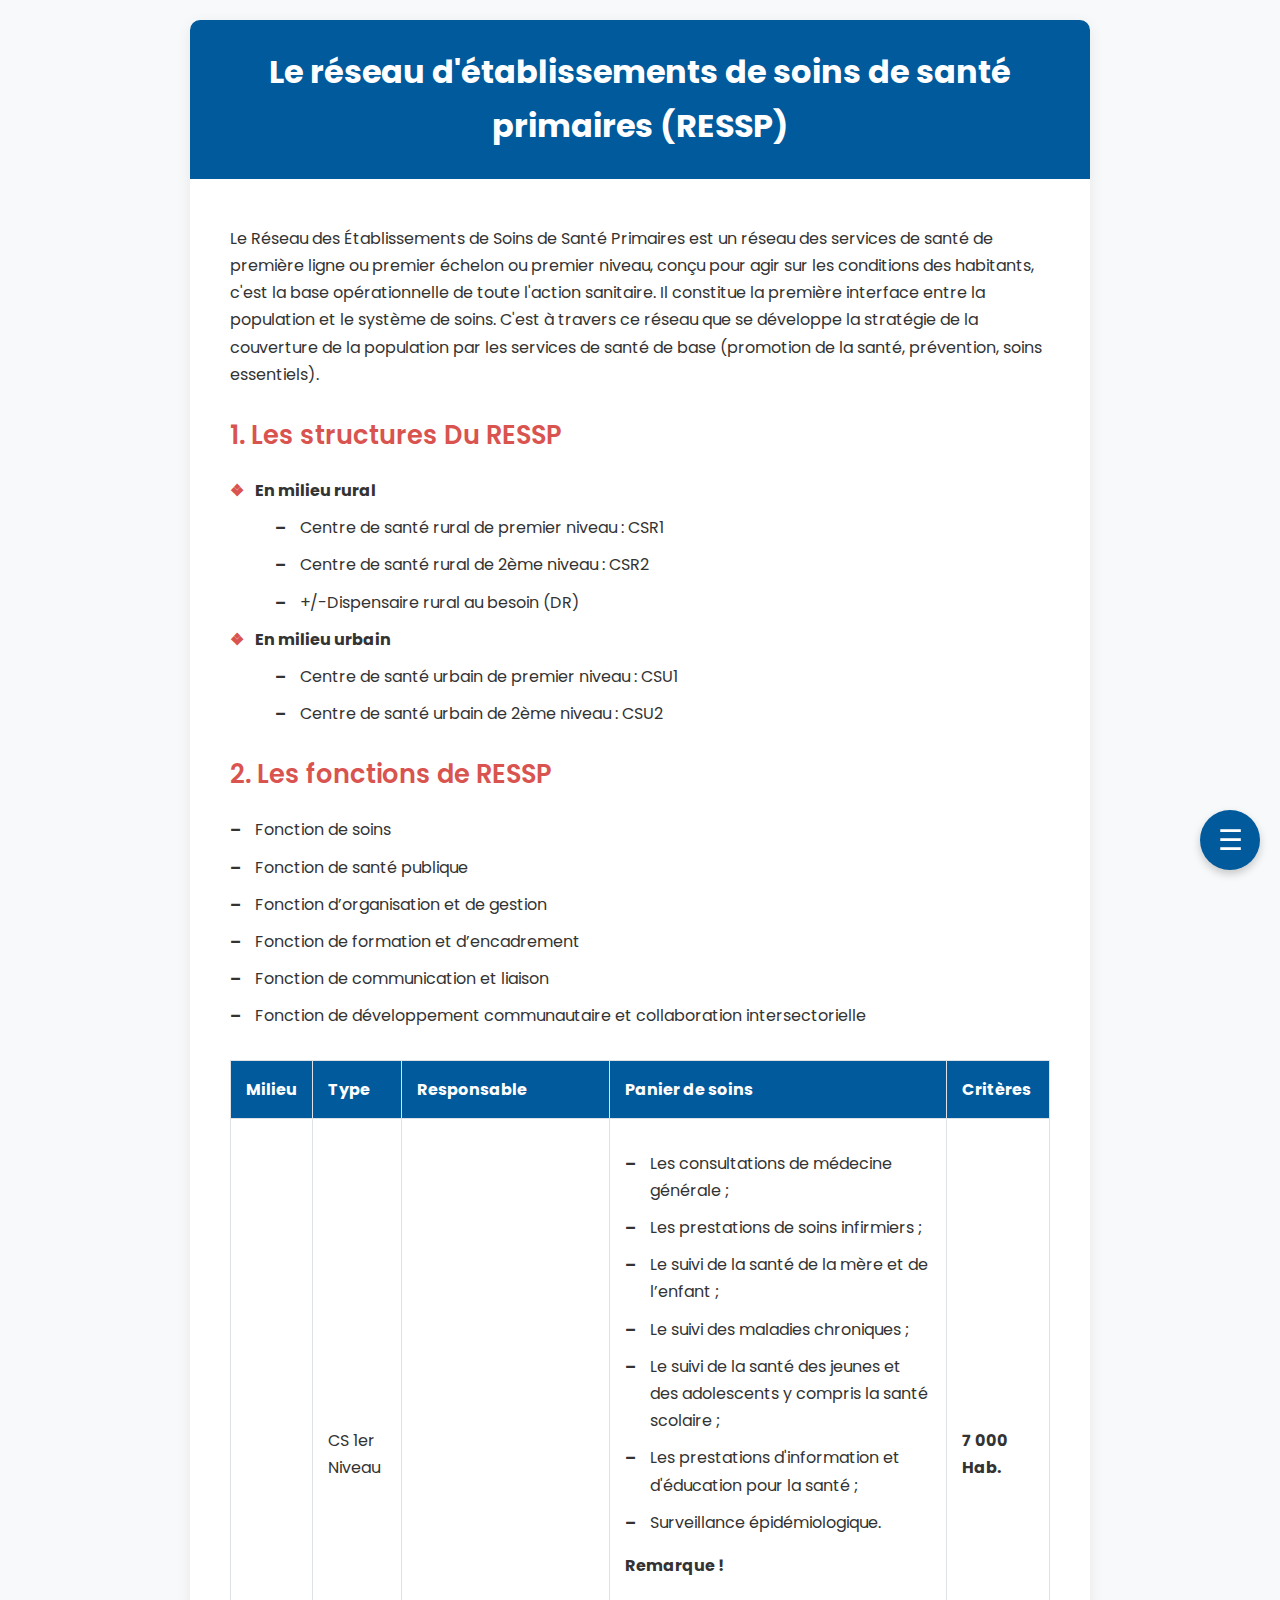
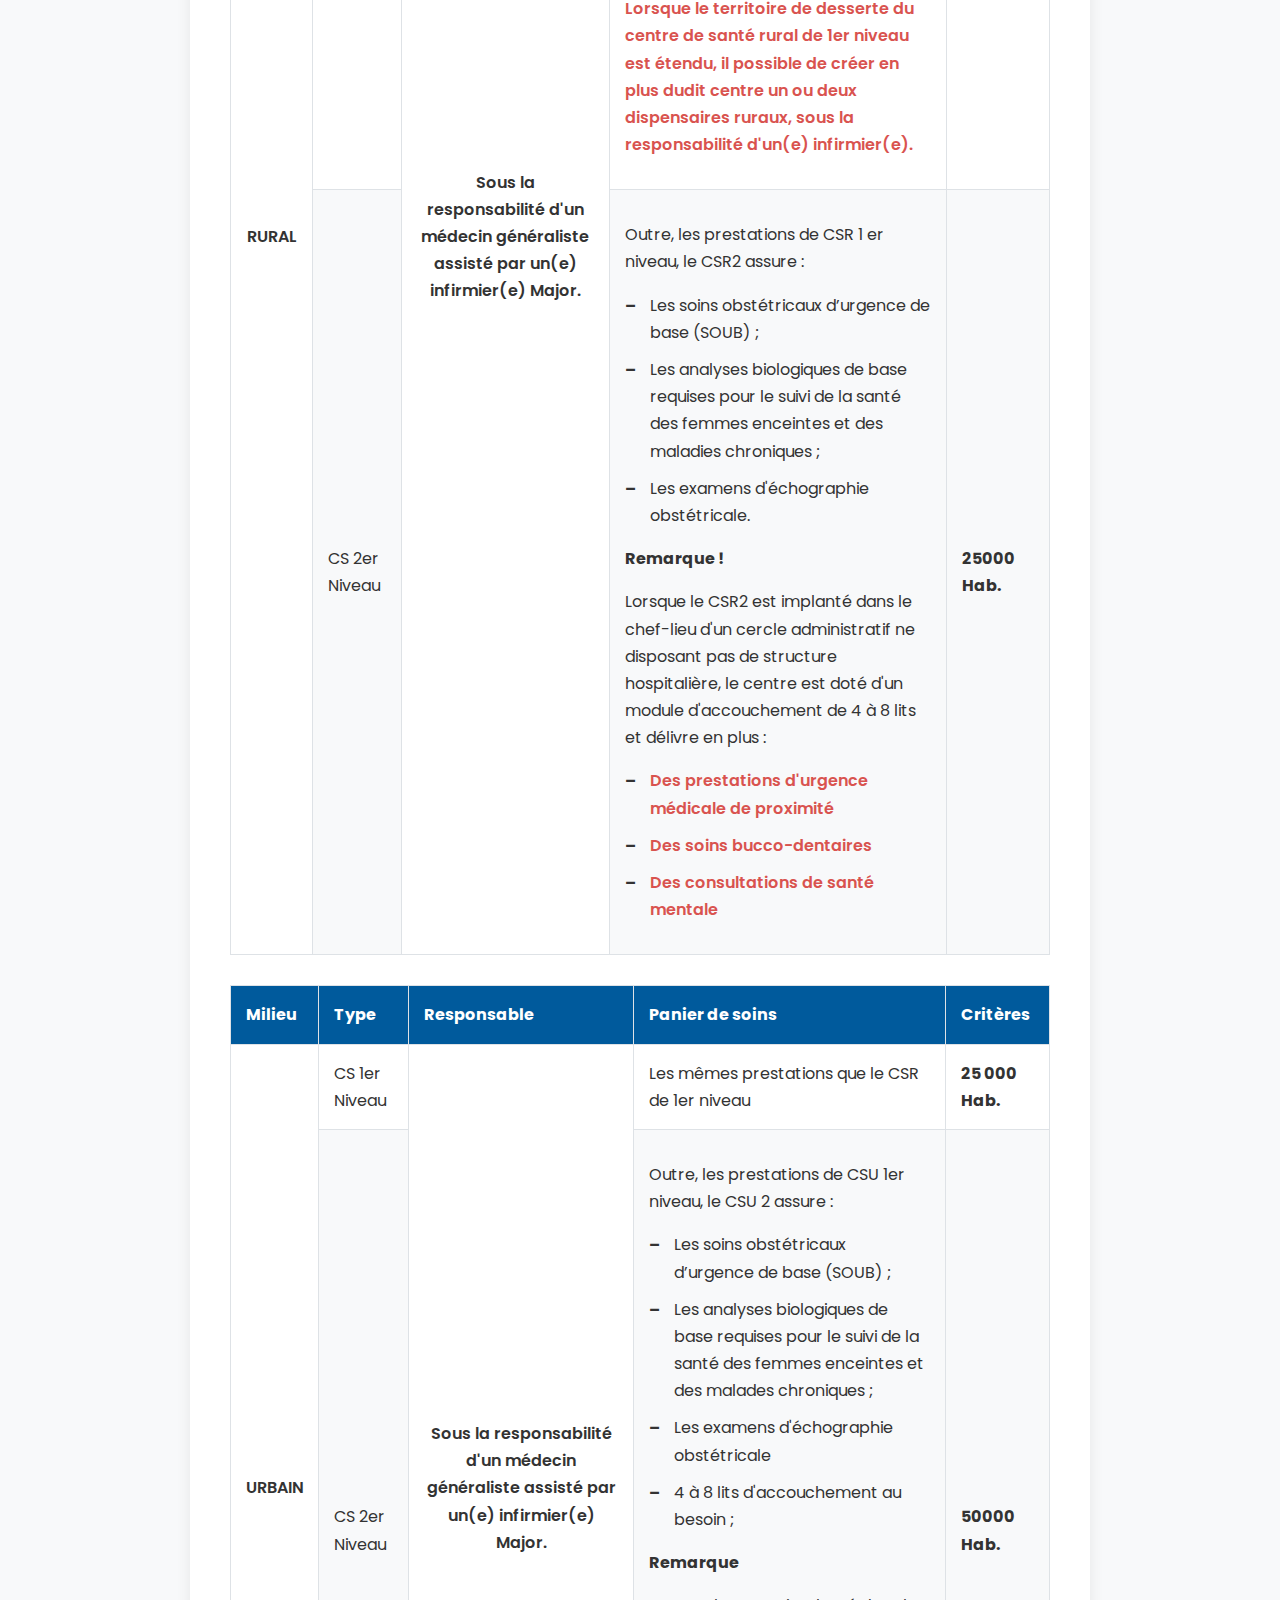
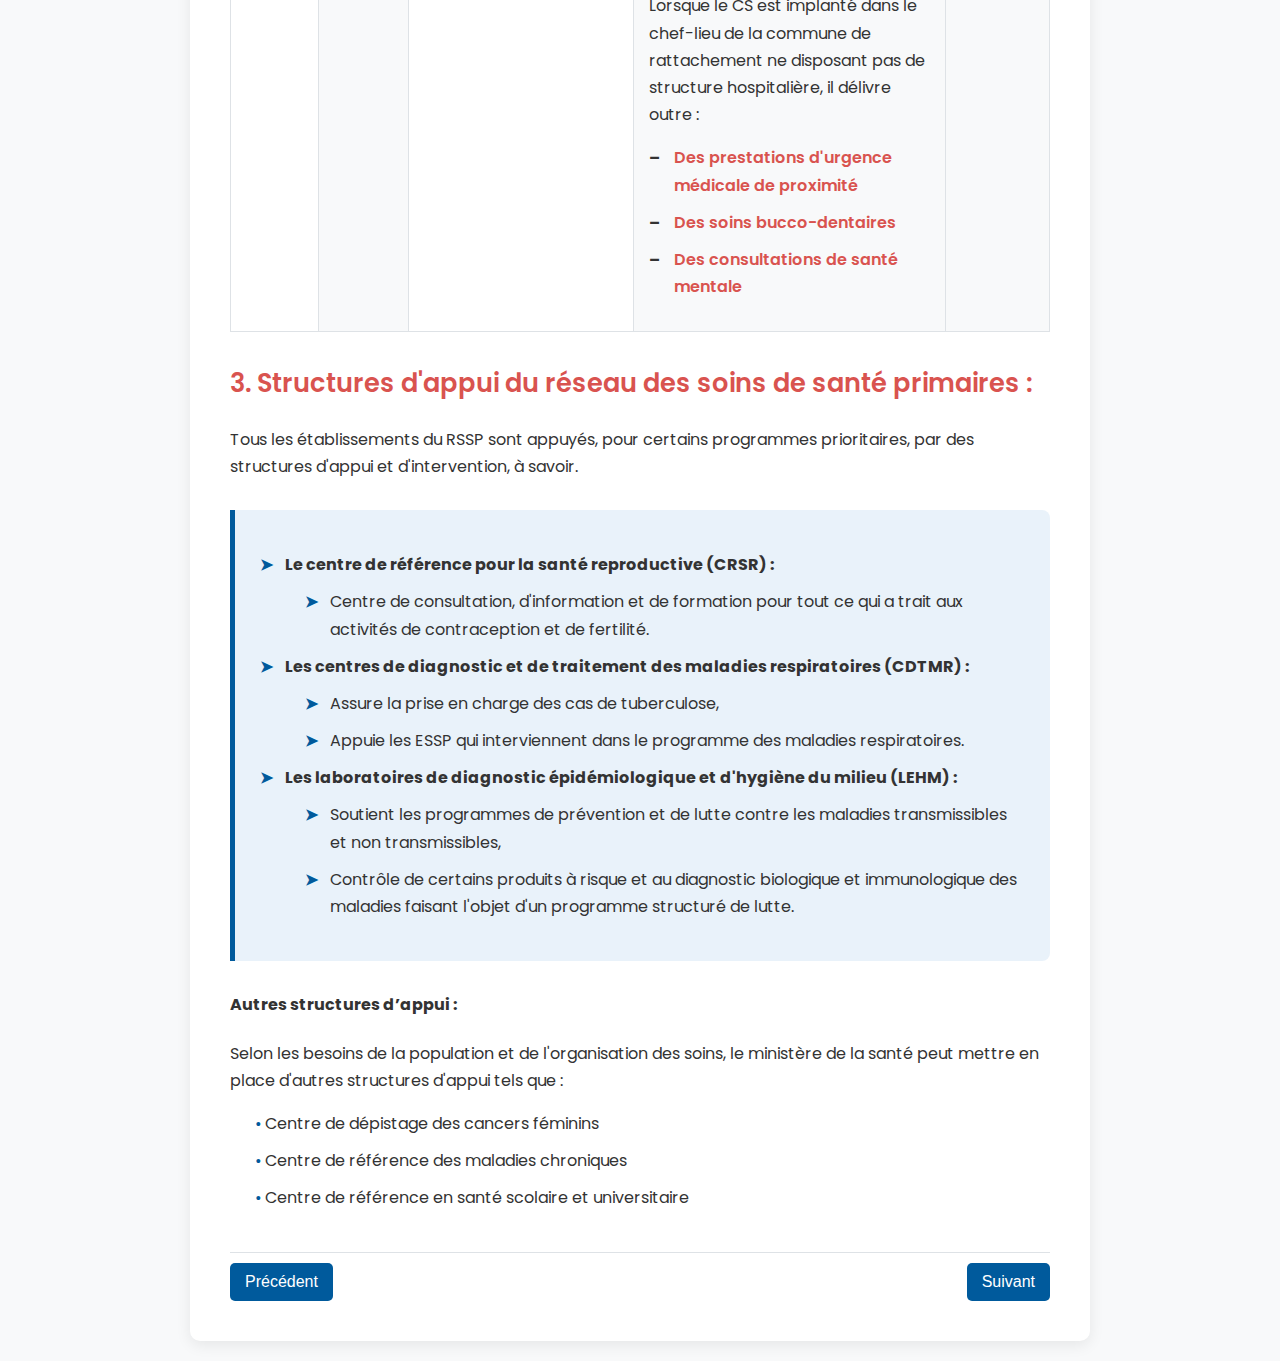
<file: 6.html>
<!DOCTYPE html>
<html lang="fr">
<head>
    <meta charset="UTF-8">
    <meta name="viewport" content="width=device-width, initial-scale=1.0">
    <title>Chapitre 6 : Le Réseau d'Établissements de Soins de Santé Primaires (RESSP)</title>
    <link rel="preconnect" href="https://fonts.googleapis.com">
    <link rel="preconnect" href="https://fonts.gstatic.com" crossorigin>
    <link href="https://fonts.googleapis.com/css2?family=Poppins:wght@400;600;700&display=swap" rel="stylesheet">
    <link rel="stylesheet" href="style.css">
    <style>
        :root {
            --primary-color: #005A9C; /* Bleu institutionnel */
            --accent-color: #D9534F;  /* Rouge pour l'accentuation */
            --text-color: #333333;
            --bg-color: #F8F9FA;
            --card-bg-color: #FFFFFF;
            --border-color: #DEE2E6;
        }

        body {
            font-family: 'Poppins', sans-serif;
            background-color: var(--bg-color);
            color: var(--text-color);
            line-height: 1.7;
            margin: 0;
            padding: 20px;
        }

        .container {
            max-width: 900px;
            margin: 0 auto;
            background-color: var(--card-bg-color);
            border-radius: 10px;
            box-shadow: 0 4px 15px rgba(0, 0, 0, 0.08);
            overflow: hidden;
        }

        .chapter-header {
            background-color: var(--primary-color);
            color: white;
            padding: 25px 40px;
        }

        .chapter-header h2 {
            margin: 0;
            font-size: 2em;
            font-weight: 700;
            text-align: center;
        }

        .content-area {
            padding: 30px 40px;
        }

        h3 {
            color: var(--accent-color);
            font-size: 1.6em;
            margin-bottom: 20px;
            font-weight: 600;
        }
        
        .highlight-title {
            color: var(--accent-color);
            font-weight: 600;
        }
        
        .highlight-red {
            color: var(--accent-color);
            font-weight: 600;
        }

        ul { list-style: none; padding-left: 0; }
        li { position: relative; margin-bottom: 10px; padding-left: 25px; }

        .list-styled li::before { position: absolute; left: 0; font-weight: bold; }
        .list-styled.diamond-list li::before { content: '❖'; color: var(--accent-color); }
        .list-styled.dash-list li::before { content: '–'; color: var(--text-color); }
        .list-styled.arrow-list li::before { content: '➤'; color: var(--primary-color); }
        ul.simple-list li::before { content: '•'; color: var(--primary-color); }
        
        ul ul { margin-top: 10px; padding-left: 20px; }

        /* Table Styles */
        .table-container {
            overflow-x: auto;
            margin: 30px 0;
        }
        table {
            width: 100%;
            min-width: 800px; /* Force scroll on smaller screens */
            border-collapse: collapse;
        }
        th, td {
            border: 1px solid var(--border-color);
            padding: 15px;
            text-align: left;
            vertical-align: middle;
        }
        thead {
            background-color: var(--primary-color);
            color: white;
            font-weight: 600;
        }
        tbody tr:nth-child(even) {
            background-color: #f8f9fa;
        }
        td[rowspan] {
            font-weight: 600;
            vertical-align: middle;
            text-align: center;
        }

        /* Support Structures Box */
        .support-box {
            background-color: #e9f2fa;
            border-left: 5px solid var(--primary-color);
            padding: 25px;
            margin: 30px 0;
            border-radius: 0 8px 8px 0;
        }
        
        @media (max-width: 768px) {
            body { padding: 10px; }
            .content-area { padding: 20px; }
            .chapter-header h2 { font-size: 1.8em; }
        }
    </style>
</head>
<body id="chapter-6">

<div class="container">
    <header class="chapter-header">
        <h2>Le réseau d'établissements de soins de santé primaires (RESSP)</h2>
    </header>

    <main class="content-area">

        <section>
            <p>Le Réseau des Établissements de Soins de Santé Primaires est un réseau des services de santé de première ligne ou premier échelon ou premier niveau, conçu pour agir sur les conditions des habitants, c'est la base opérationnelle de toute l'action sanitaire. Il constitue la première interface entre la population et le système de soins. C'est à travers ce réseau que se développe la stratégie de la couverture de la population par les services de santé de base (promotion de la santé, prévention, soins essentiels).</p>
        </section>

        <section>
            <h3>1. Les structures Du RESSP</h3>
            <ul class="list-styled diamond-list">
                <li><strong>En milieu rural</strong>
                    <ul class="list-styled dash-list">
                        <li>Centre de santé rural de premier niveau : CSR1</li>
                        <li>Centre de santé rural de 2ème niveau : CSR2</li>
                        <li>+/-Dispensaire rural au besoin (DR)</li>
                    </ul>
                </li>
                <li><strong>En milieu urbain</strong>
                    <ul class="list-styled dash-list">
                        <li>Centre de santé urbain de premier niveau : CSU1</li>
                        <li>Centre de santé urbain de 2ème niveau : CSU2</li>
                    </ul>
                </li>
            </ul>
        </section>

        <section>
            <h3>2. Les fonctions de RESSP</h3>
            <ul class="list-styled dash-list">
                <li>Fonction de soins</li>
                <li>Fonction de santé publique</li>
                <li>Fonction d’organisation et de gestion</li>
                <li>Fonction de formation et d’encadrement</li>
                <li>Fonction de communication et liaison</li>
                <li>Fonction de développement communautaire et collaboration intersectorielle</li>
            </ul>
        </section>

        <div class="table-container">
            <table>
                <thead>
                    <tr>
                        <th>Milieu</th>
                        <th>Type</th>
                        <th>Responsable</th>
                        <th>Panier de soins</th>
                        <th>Critères</th>
                    </tr>
                </thead>
                <tbody>
                    <tr>
                        <td rowspan="2">RURAL</td>
                        <td>CS 1er Niveau</td>
                        <td rowspan="4">Sous la responsabilité d'un médecin généraliste assisté par un(e) infirmier(e) Major.</td>
                        <td>
                            <ul class="list-styled dash-list">
                                <li>Les consultations de médecine générale ;</li>
                                <li>Les prestations de soins infirmiers ;</li>
                                <li>Le suivi de la santé de la mère et de l’enfant ;</li>
                                <li>Le suivi des maladies chroniques ;</li>
                                <li>Le suivi de la santé des jeunes et des adolescents y compris la santé scolaire ;</li>
                                <li>Les prestations d'information et d'éducation pour la santé ;</li>
                                <li>Surveillance épidémiologique.</li>
                            </ul>
                            <strong>Remarque !</strong>
                            <p><span class="highlight-red">Lorsque le territoire de desserte du centre de santé rural de 1er niveau est étendu, il possible de créer en plus dudit centre un ou deux dispensaires ruraux, sous la responsabilité d'un(e) infirmier(e).</span></p>
                        </td>
                        <td><strong>7 000 Hab.</strong></td>
                    </tr>
                    <tr>
                        <td>CS 2er Niveau</td>
                        <td>
                            <p>Outre, les prestations de CSR 1 er niveau, le CSR2 assure :</p>
                            <ul class="list-styled dash-list">
                                <li>Les soins obstétricaux d’urgence de base (SOUB) ;</li>
                                <li>Les analyses biologiques de base requises pour le suivi de la santé des femmes enceintes et des maladies chroniques ;</li>
                                <li>Les examens d'échographie obstétricale.</li>
                            </ul>
                            <strong>Remarque !</strong>
                            <p>Lorsque le CSR2 est implanté dans le chef-lieu d'un cercle administratif ne disposant pas de structure hospitalière, le centre est doté d'un module d'accouchement de 4 à 8 lits et délivre en plus :</p>
                             <ul class="list-styled dash-list highlight-red">
                                <li>Des prestations d'urgence médicale de proximité</li>
                                <li>Des soins bucco-dentaires</li>
                                <li>Des consultations de santé mentale</li>
                            </ul>
                        </td>
                        <td><strong>25000 Hab.</strong></td>
                    </tr>
                </tbody>
            </table>
        </div>					
					
					
        <div class="table-container">
            <table>
                <thead>
                    <tr>
                        <th>Milieu</th>
                        <th>Type</th>
                        <th>Responsable</th>
                        <th>Panier de soins</th>
                        <th>Critères</th>
                    </tr>
                </thead>
                <tbody>										
                    <tr>
                        <td rowspan="2">URBAIN</td>
                        <td>CS 1er Niveau</td>
                        <td rowspan="4">Sous la responsabilité d'un médecin généraliste assisté par un(e) infirmier(e) Major.</td>
                        <td>
                             Les mêmes prestations que le CSR de 1er niveau
                        </td>
                        <td><strong>25 000 Hab.</strong></td>
                    </tr>
                    <tr>
                        <td>CS 2er Niveau</td>
                         <td>
                            <p>Outre, les prestations de CSU 1er niveau, le CSU 2 assure :</p>
                            <ul class="list-styled dash-list">
                                <li>Les soins obstétricaux d’urgence de base (SOUB) ;</li>
                                <li>Les analyses biologiques de base requises pour le suivi de la santé des femmes enceintes et des malades chroniques ;</li>
                                <li>Les examens d'échographie obstétricale</li>
                                <li>4 à 8 lits d'accouchement au besoin ;</li>
                            </ul>
                            <strong>Remarque</strong>
                            <p>Lorsque le CS est implanté dans le chef-lieu de la commune de rattachement ne disposant pas de structure hospitalière, il délivre outre :</p>
                            <ul class="list-styled dash-list highlight-red">
                                <li>Des prestations d'urgence médicale de proximité</li>
                                <li>Des soins bucco-dentaires</li>
                                <li>Des consultations de santé mentale</li>
                            </ul>
                        </td>
                        <td><strong>50000 Hab.</strong></td>
                    </tr>
                </tbody>
            </table>
        </div>

        <section>
            <h3>3. Structures d'appui du réseau des soins de santé primaires :</h3>
            <p>Tous les établissements du RSSP sont appuyés, pour certains programmes prioritaires, par des structures d'appui et d'intervention, à savoir.</p>
            <div class="support-box">
                <ul class="list-styled arrow-list">
                    <li><strong>Le centre de référence pour la santé reproductive (CRSR) :</strong>
                         <ul class="list-styled dash-list">
                             <li>Centre de consultation, d'information et de formation pour tout ce qui a trait aux activités de contraception et de fertilité.</li>
                         </ul>
                    </li>
                     <li><strong>Les centres de diagnostic et de traitement des maladies respiratoires (CDTMR) :</strong>
                         <ul class="list-styled dash-list">
                             <li>Assure la prise en charge des cas de tuberculose,</li>
                             <li>Appuie les ESSP qui interviennent dans le programme des maladies respiratoires.</li>
                         </ul>
                    </li>
                     <li><strong>Les laboratoires de diagnostic épidémiologique et d'hygiène du milieu (LEHM) :</strong>
                         <ul class="list-styled dash-list">
                             <li>Soutient les programmes de prévention et de lutte contre les maladies transmissibles et non transmissibles,</li>
                             <li>Contrôle de certains produits à risque et au diagnostic biologique et immunologique des maladies faisant l'objet d'un programme structuré de lutte.</li>
                         </ul>
                    </li>
                </ul>
            </div>
        </section>

        <section>
            <h4>Autres structures d’appui :</h4>
            <p>Selon les besoins de la population et de l'organisation des soins, le ministère de la santé peut mettre en place d'autres structures d'appui tels que :</p>
            <ul class="simple-list">
                <li> Centre de dépistage des cancers féminins</li>
                <li> Centre de référence des maladies chroniques</li>
                <li> Centre de référence en santé scolaire et universitaire</li>
            </ul>
        </section>

    </main>
</div>

<script src="script.js"></script>
</body>
</html>
</file>
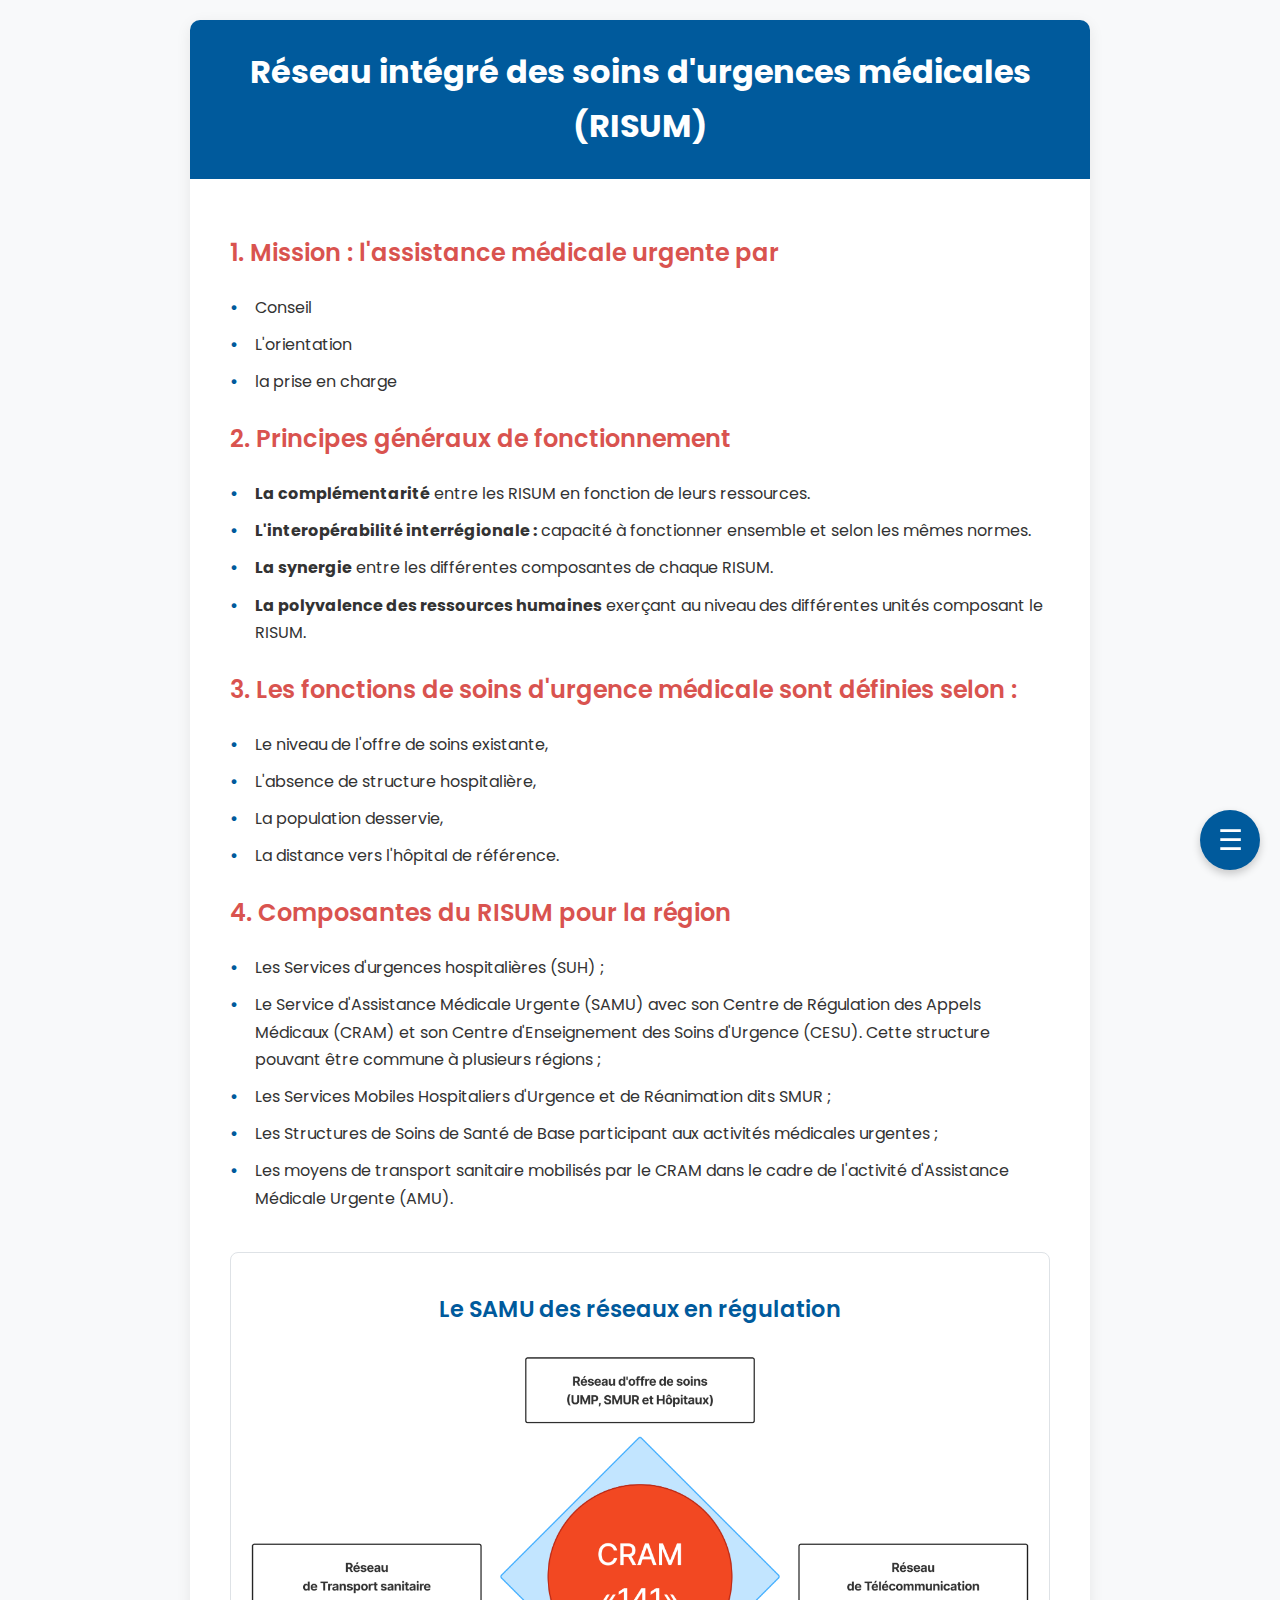
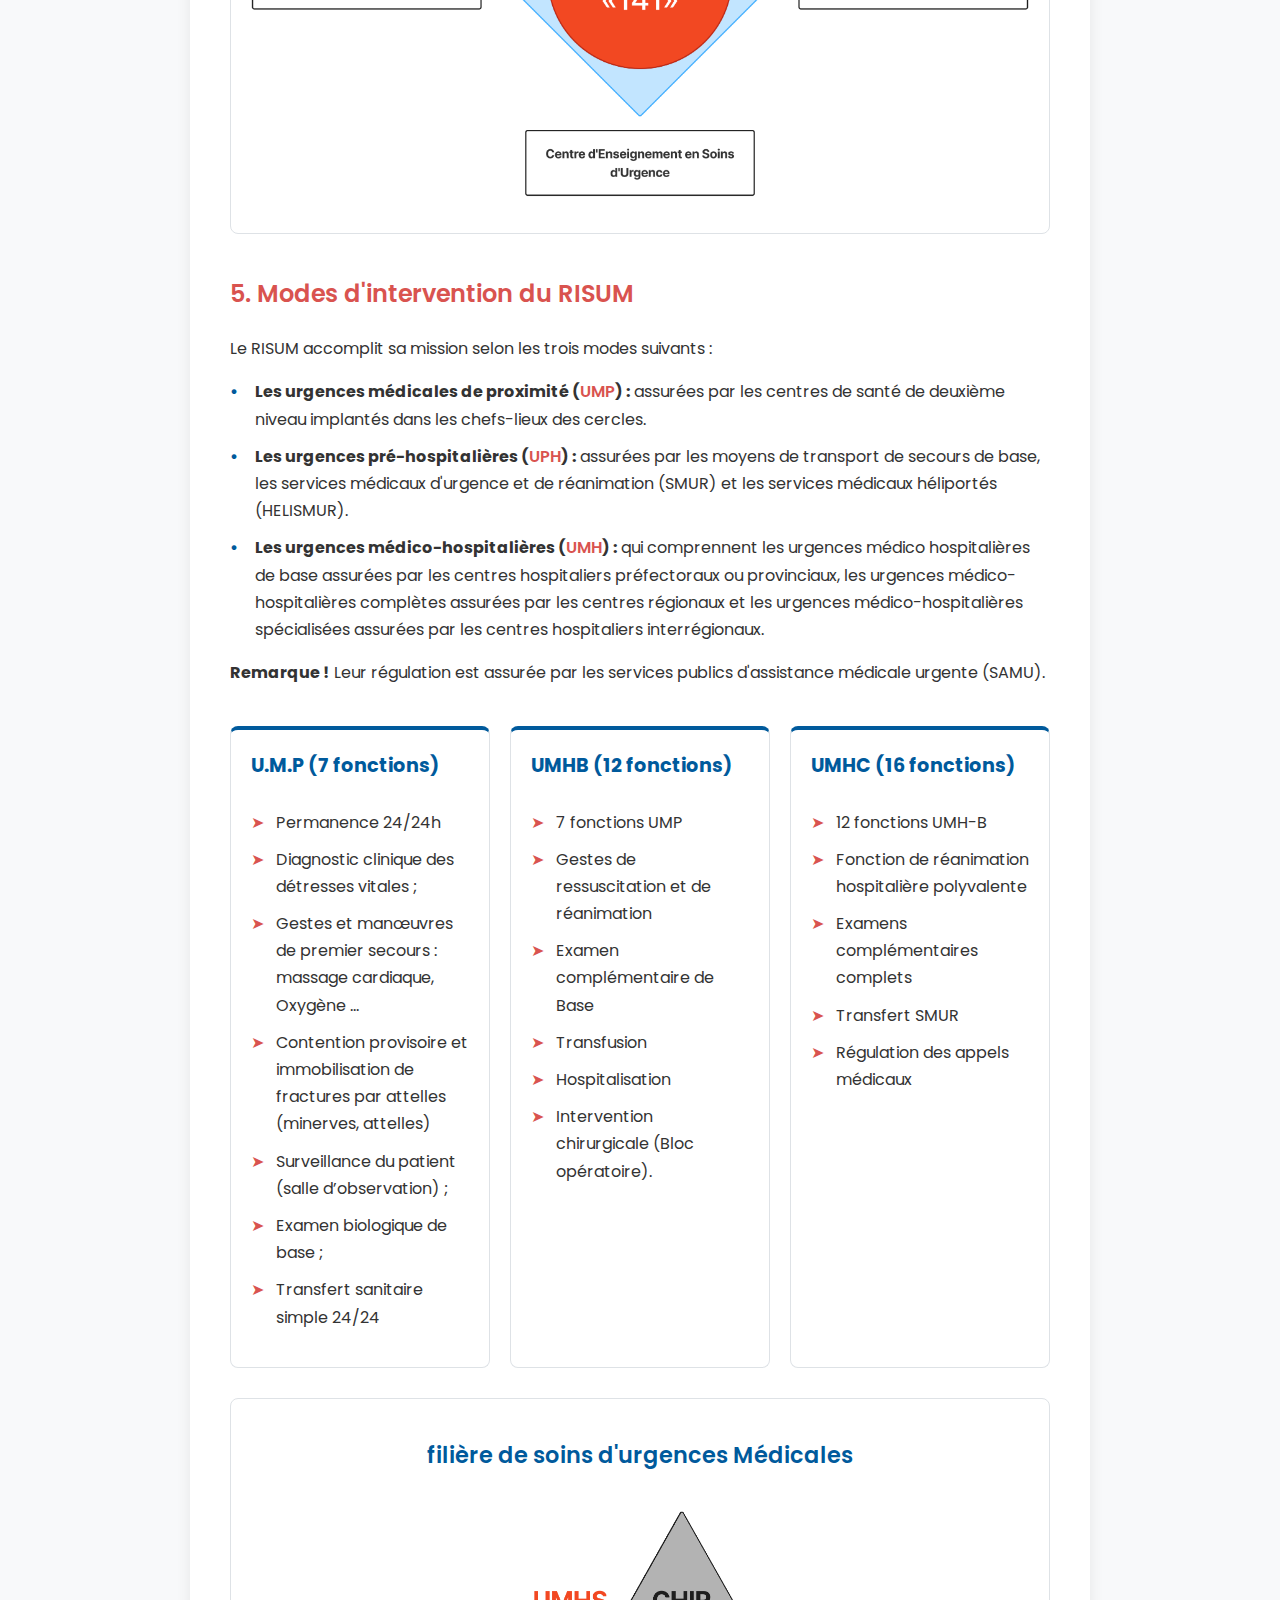
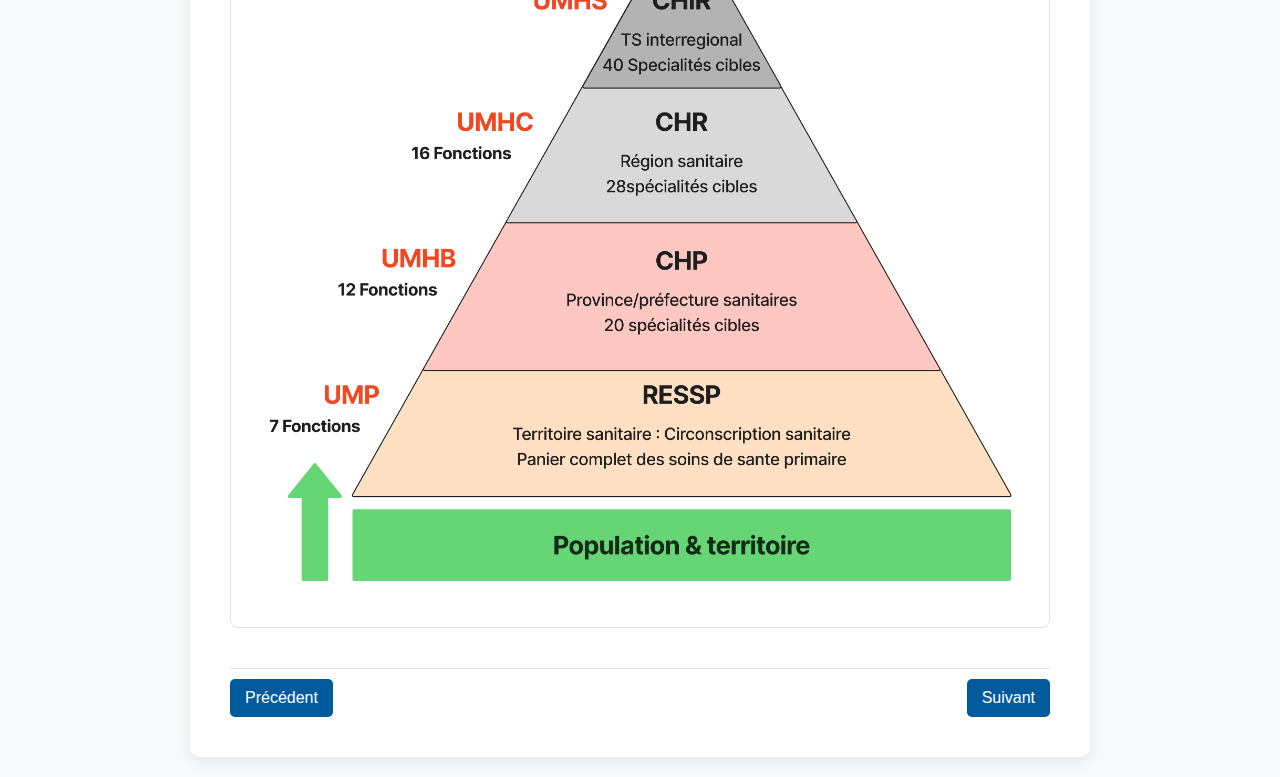
<file: 7.html>
<!DOCTYPE html>
<html lang="fr">
<head>
    <meta charset="UTF-8">
    <meta name="viewport" content="width=device-width, initial-scale=1.0">
    <title>Chapitre 7 : Réseau intégré des soins d'urgences médicales (RISUM)</title>
    <link rel="preconnect" href="https://fonts.googleapis.com">
    <link rel="preconnect" href="https://fonts.gstatic.com" crossorigin>
    <link href="https://fonts.googleapis.com/css2?family=Poppins:wght@400;600;700&display=swap" rel="stylesheet">
    <link rel="stylesheet" href="style.css">
    <style>
        :root {
            --primary-color: #005A9C; /* Bleu institutionnel */
            --accent-color: #D9534F;  /* Rouge pour l'accentuation */
            --text-color: #333333;
            --bg-color: #F8F9FA;
            --card-bg-color: #FFFFFF;
            --border-color: #DEE2E6;
        }

        body {
            font-family: 'Poppins', sans-serif;
            background-color: var(--bg-color);
            color: var(--text-color);
            line-height: 1.7;
            margin: 0;
            padding: 20px;
        }

        .container {
            max-width: 900px;
            margin: 0 auto;
            background-color: var(--card-bg-color);
            border-radius: 10px;
            box-shadow: 0 4px 15px rgba(0, 0, 0, 0.08);
            overflow: hidden;
        }

        .chapter-header {
            background-color: var(--primary-color);
            color: white;
            padding: 25px 40px;
        }

        .chapter-header h2 {
            margin: 0;
            font-size: 2em;
            font-weight: 700;
            text-align: center;
        }

        .content-area {
            padding: 30px 40px;
        }

        .section {
            margin-bottom: 40px;
        }

        h3 {
            color: var(--accent-color);
            font-size: 1.5em;
            margin-bottom: 20px;
            font-weight: 600;
        }
        
        .highlight-red {
            color: var(--accent-color);
            font-weight: 600;
        }

        ul, ol { list-style: none; padding-left: 0; }
        li { position: relative; margin-bottom: 10px; padding-left: 25px; }

        ul.simple-list li::before {
            content: '•';
            color: var(--primary-color);
            font-weight: bold;
            position: absolute;
            left: 0;
        }
        
        ol li {
            list-style-position: inside;
            padding-left: 0;
        }

        /* Functions Grid (for the 3-column table) */
        .functions-grid {
            display: grid;
            grid-template-columns: repeat(3, 1fr);
            gap: 20px;
            margin: 30px 0;
        }
        .function-column {
            border: 1px solid var(--border-color);
            border-top: 4px solid var(--primary-color);
            border-radius: 8px;
            padding: 20px;
            background-color: #fff;
        }
        .function-column h4 {
            margin-top: 0;
            color: var(--primary-color);
            font-size: 1.2em;
        }
        .function-column ul {
             padding-left: 0;
        }
        .function-column ul li::before {
            content: '➤';
            color: var(--accent-color);
            position: absolute;
            left: 0;
        }

        /* Organigram */
        .organigram-container {
            margin: 25px auto;
            padding: 15px;
            border: 1px solid var(--border-color);
            border-radius: 8px;
            text-align: center;
        }
        .organigram-container img {
            max-width: 100%;
            height: auto;
            border-radius: 4px;
        }
        .organigram-title {
            font-size: 1.4em;
            font-weight: 600;
            color: var(--primary-color);
            margin-bottom: 15px;
        }

        @media (max-width: 800px) {
             .functions-grid {
                grid-template-columns: 1fr;
            }
        }
        @media (max-width: 768px) {
            body { padding: 10px; }
            .content-area { padding: 20px; }
            .chapter-header h2 { font-size: 1.8em; }
        }
    </style>
</head>
<body id="chapter-7">

<div class="container">
    <header class="chapter-header">
        <h2>Réseau intégré des soins d'urgences médicales (RISUM)</h2>
    </header>

    <main class="content-area">

        <section class="section">
            <h3>1. Mission : l'assistance médicale urgente par</h3>
            <ul class="simple-list">
                <li>Conseil</li>
                <li>L'orientation</li>
                <li>la prise en charge</li>
            </ul>

            <h3>2. Principes généraux de fonctionnement</h3>
            <ul class="simple-list">
                <li><strong>La complémentarité</strong> entre les RISUM en fonction de leurs ressources.</li>
                <li><strong>L'interopérabilité interrégionale :</strong> capacité à fonctionner ensemble et selon les mêmes normes.</li>
                <li><strong>La synergie</strong> entre les différentes composantes de chaque RISUM.</li>
                <li><strong>La polyvalence des ressources humaines</strong> exerçant au niveau des différentes unités composant le RISUM.</li>
            </ul>

            <h3>3. Les fonctions de soins d'urgence médicale sont définies selon :</h3>
             <ul class="simple-list">
                <li>Le niveau de l'offre de soins existante,</li>
                <li>L'absence de structure hospitalière,</li>
                <li>La population desservie,</li>
                <li>La distance vers l'hôpital de référence.</li>
            </ul>
            
            <h3>4. Composantes du RISUM pour la région</h3>
             <ul class="simple-list">
                <li>Les Services d'urgences hospitalières (SUH) ;</li>
                <li>Le Service d'Assistance Médicale Urgente (SAMU) avec son Centre de Régulation des Appels Médicaux (CRAM) et son Centre d'Enseignement des Soins d'Urgence (CESU). Cette structure pouvant être commune à plusieurs régions ;</li>
                <li>Les Services Mobiles Hospitaliers d'Urgence et de Réanimation dits SMUR ;</li>
                <li>Les Structures de Soins de Santé de Base participant aux activités médicales urgentes ;</li>
                <li>Les moyens de transport sanitaire mobilisés par le CRAM dans le cadre de l'activité d'Assistance Médicale Urgente (AMU).</li>
            </ul>
        </section>
        
        <section class="section">
             <div class="organigram-container">
                <h3 class="organigram-title">Le SAMU des réseaux en régulation</h3>
                <!-- IMPORTANT: Remplacez 'samu-regulation-diagram.png' par le chemin de votre image -->
                <img src="samu-regulation-diagram.png" alt="Diagramme du SAMU et des réseaux en régulation">
            </div>
        </section>

        <section class="section">
            <h3>5. Modes d'intervention du RISUM</h3>
            <p>Le RISUM accomplit sa mission selon les trois modes suivants :</p>
            <ul class="simple-list">
                <li><strong>Les urgences médicales de proximité (<span class="highlight-red">UMP</span>) :</strong> assurées par les centres de santé de deuxième niveau implantés dans les chefs-lieux des cercles.</li>
                <li><strong>Les urgences pré-hospitalières (<span class="highlight-red">UPH</span>) :</strong> assurées par les moyens de transport de secours de base, les services médicaux d'urgence et de réanimation (SMUR) et les services médicaux héliportés (HELISMUR).</li>
                <li><strong>Les urgences médico-hospitalières (<span class="highlight-red">UMH</span>) :</strong> qui comprennent les urgences médico hospitalières de base assurées par les centres hospitaliers préfectoraux ou provinciaux, les urgences médico-hospitalières complètes assurées par les centres régionaux et les urgences médico-hospitalières spécialisées assurées par les centres hospitaliers interrégionaux.</li>
            </ul>
            <p><strong>Remarque !</strong> Leur régulation est assurée par les services publics d'assistance médicale urgente (SAMU).</p>
        </section>

        <section class="functions-grid">
            <div class="function-column">
                <h4>U.M.P (7 fonctions)</h4>
                <ul>
                    <li>Permanence 24/24h</li>
                    <li>Diagnostic clinique des détresses vitales ;</li>
                    <li>Gestes et manœuvres de premier secours : massage cardiaque, Oxygène …</li>
                    <li>Contention provisoire et immobilisation de fractures par attelles (minerves, attelles)</li>
                    <li>Surveillance du patient (salle d’observation) ;</li>
                    <li>Examen biologique de base ;</li>
                    <li>Transfert sanitaire simple 24/24</li>
                </ul>
            </div>
            <div class="function-column">
                <h4>UMHB (12 fonctions)</h4>
                 <ul>
                    <li>7 fonctions UMP</li>
                    <li>Gestes de ressuscitation et de réanimation</li>
                    <li>Examen complémentaire de Base</li>
                    <li>Transfusion</li>
                    <li>Hospitalisation</li>
                    <li>Intervention chirurgicale (Bloc opératoire).</li>
                </ul>
            </div>
            <div class="function-column">
                <h4>UMHC (16 fonctions)</h4>
                 <ul>
                    <li>12 fonctions UMH-B</li>
                    <li>Fonction de réanimation hospitalière polyvalente</li>
                    <li>Examens complémentaires complets</li>
                    <li>Transfert SMUR</li>
                    <li>Régulation des appels médicaux</li>
                </ul>
            </div>
        </section>
        
        <section class="section">
             <div class="organigram-container">
                 <h3 class="organigram-title">filière de soins d'urgences Médicales</h3>
                 <!-- IMPORTANT: Remplacez 'filiere-soins-urgences.png' par le chemin de votre image -->
                <img src="filiere-soins-urgences.png" alt="Pyramide de la filière des soins d'urgences médicales">
            </div>
        </section>

    </main>
</div>

<script src="script.js"></script>
</body>
</html>
</file>
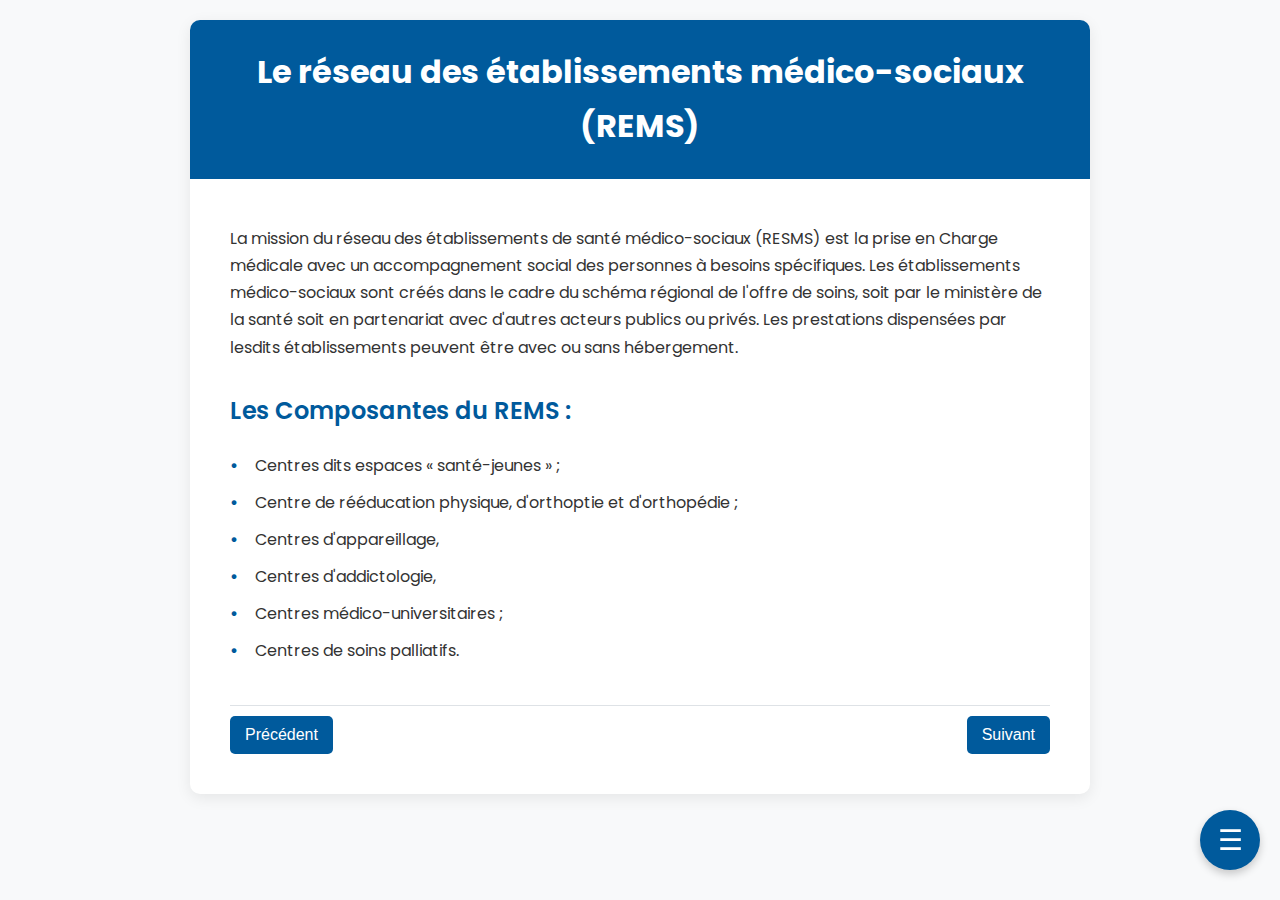
<file: 8.html>
<!DOCTYPE html>
<html lang="fr">
<head>
    <meta charset="UTF-8">
    <meta name="viewport" content="width=device-width, initial-scale=1.0">
    <title>Chapitre 8 : Le Réseau des Établissements Médico-Sociaux (REMS)</title>
    <link rel="preconnect" href="https://fonts.googleapis.com">
    <link rel="preconnect" href="https://fonts.gstatic.com" crossorigin>
    <link href="https://fonts.googleapis.com/css2?family=Poppins:wght@400;600;700&display=swap" rel="stylesheet">
    <link rel="stylesheet" href="style.css">
    <style>
        :root {
            --primary-color: #005A9C; /* Bleu institutionnel */
            --accent-color: #D9534F;  /* Rouge pour l'accentuation */
            --text-color: #333333;
            --bg-color: #F8F9FA;
            --card-bg-color: #FFFFFF;
            --border-color: #DEE2E6;
        }

        body {
            font-family: 'Poppins', sans-serif;
            background-color: var(--bg-color);
            color: var(--text-color);
            line-height: 1.7;
            margin: 0;
            padding: 20px;
        }

        .container {
            max-width: 900px;
            margin: 0 auto;
            background-color: var(--card-bg-color);
            border-radius: 10px;
            box-shadow: 0 4px 15px rgba(0, 0, 0, 0.08);
            overflow: hidden;
        }

        .chapter-header {
            background-color: var(--primary-color);
            color: white;
            padding: 25px 40px;
        }
        
  

        .chapter-header h2 {
            margin: 0;
            font-size: 2em;
            font-weight: 700;
            text-align: center;
            color: #FFFFFF;
        }

        .content-area {
            padding: 30px 40px;
        }

        h3 {
            color: var(--primary-color);
            font-size: 1.5em;
            margin-top: 0;
            margin-bottom: 20px;
            font-weight: 600;
        }
        
        ul { list-style: none; padding-left: 0; }
        li { position: relative; margin-bottom: 10px; padding-left: 25px; }

        .simple-list li::before {
            content: '•';
            color: var(--primary-color);
            font-weight: bold;
            position: absolute;
            left: 0;
        }
        
        @media (max-width: 768px) {
            body { padding: 10px; }
            .content-area { padding: 20px; }
            .chapter-header h2 { font-size: 1.8em; }
        }
    </style>
</head>
<body id="chapter-8">

<div class="container">
    <header class="chapter-header">
        <h2>Le réseau des établissements médico-sociaux (REMS)</h2>
        
    </header>

    <main class="content-area">

        <section>
            <p>La mission du réseau des établissements de santé médico-sociaux (RESMS) est la prise en Charge médicale avec un accompagnement social des personnes à besoins spécifiques. Les établissements médico-sociaux sont créés dans le cadre du schéma régional de l'offre de soins, soit par le ministère de la santé soit en partenariat avec d'autres acteurs publics ou privés. Les prestations dispensées par lesdits établissements peuvent être avec ou sans hébergement.</p>
        </section>

        <section style="margin-top: 30px;">
            <h3>Les Composantes du REMS :</h3>
            <ul class="simple-list">
                <li>Centres dits espaces « santé-jeunes » ;</li>
                <li>Centre de rééducation physique, d'orthoptie et d'orthopédie ;</li>
                <li>Centres d'appareillage,</li>
                <li>Centres d'addictologie,</li>
                <li>Centres médico-universitaires ;</li>
                <li>Centres de soins palliatifs.</li>
            </ul>
        </section>

    </main>
</div>

<script src="script.js"></script>
</body>
</html>
</file>
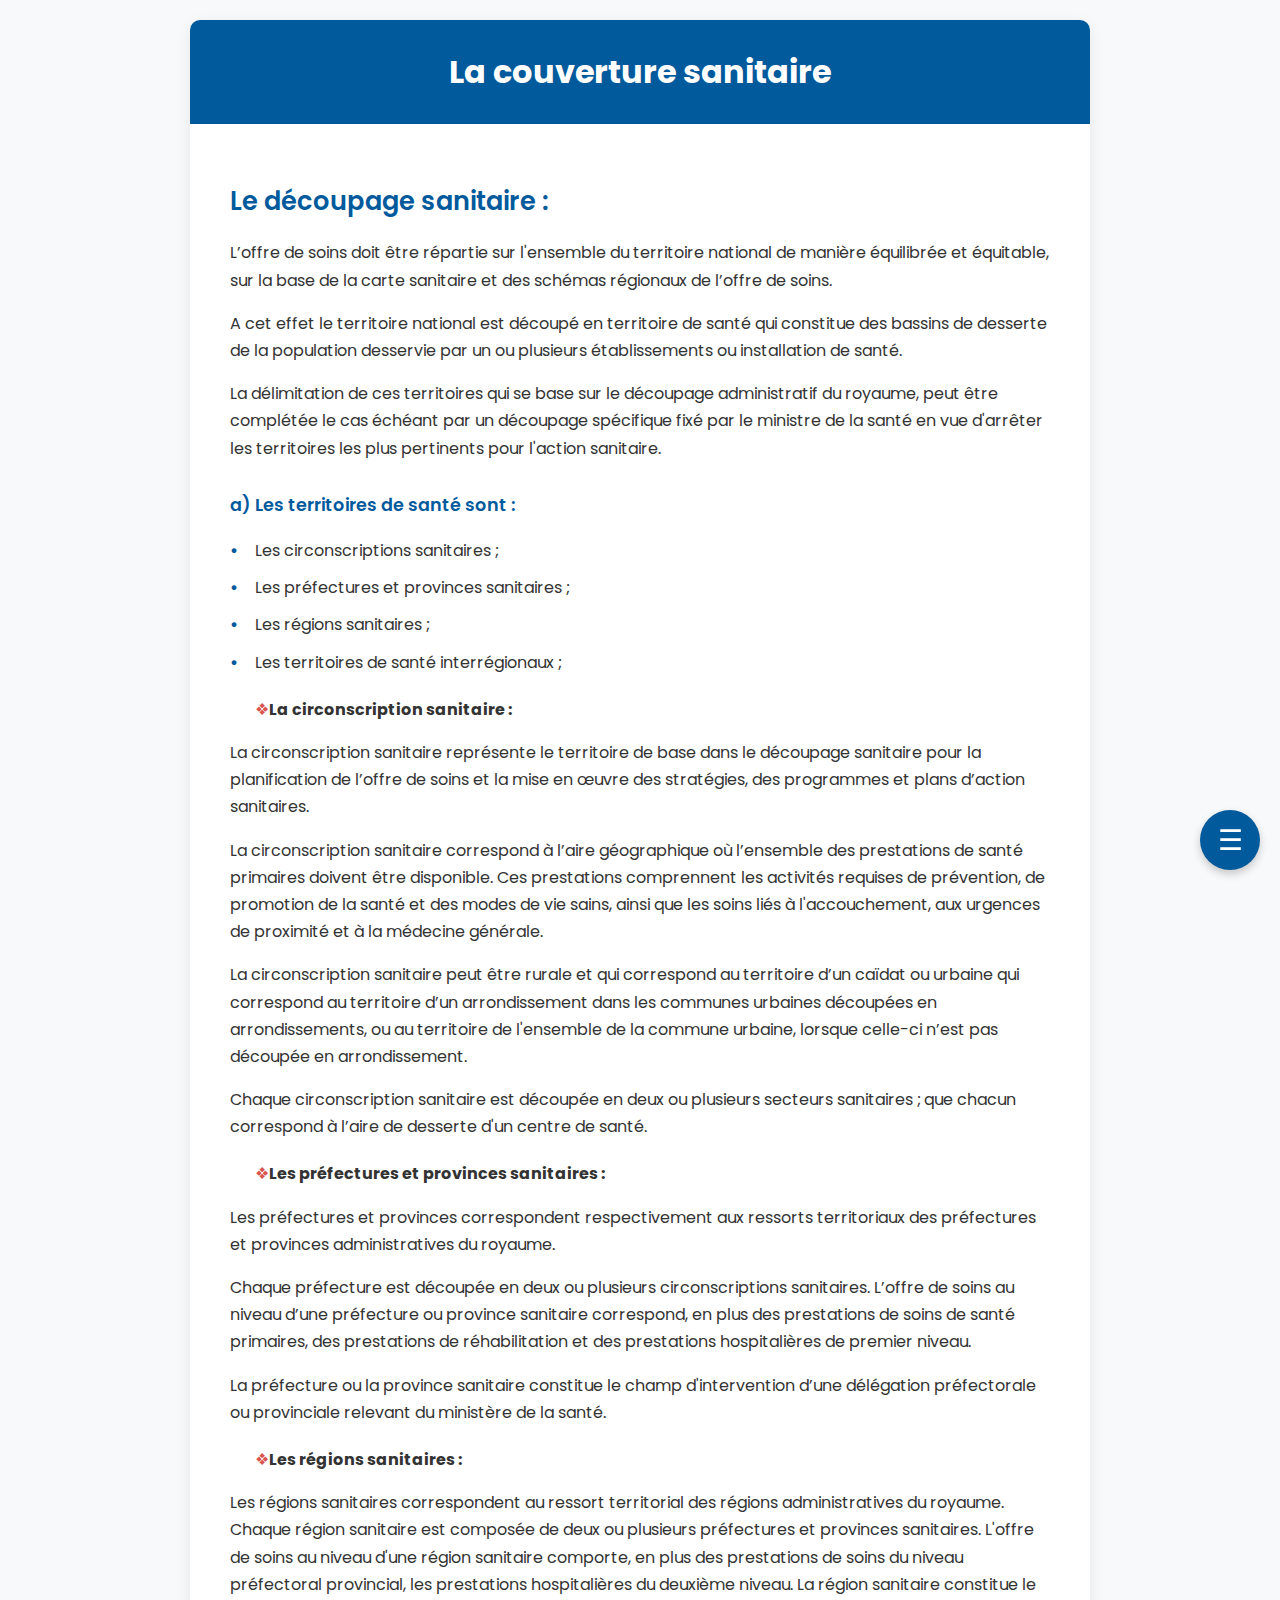
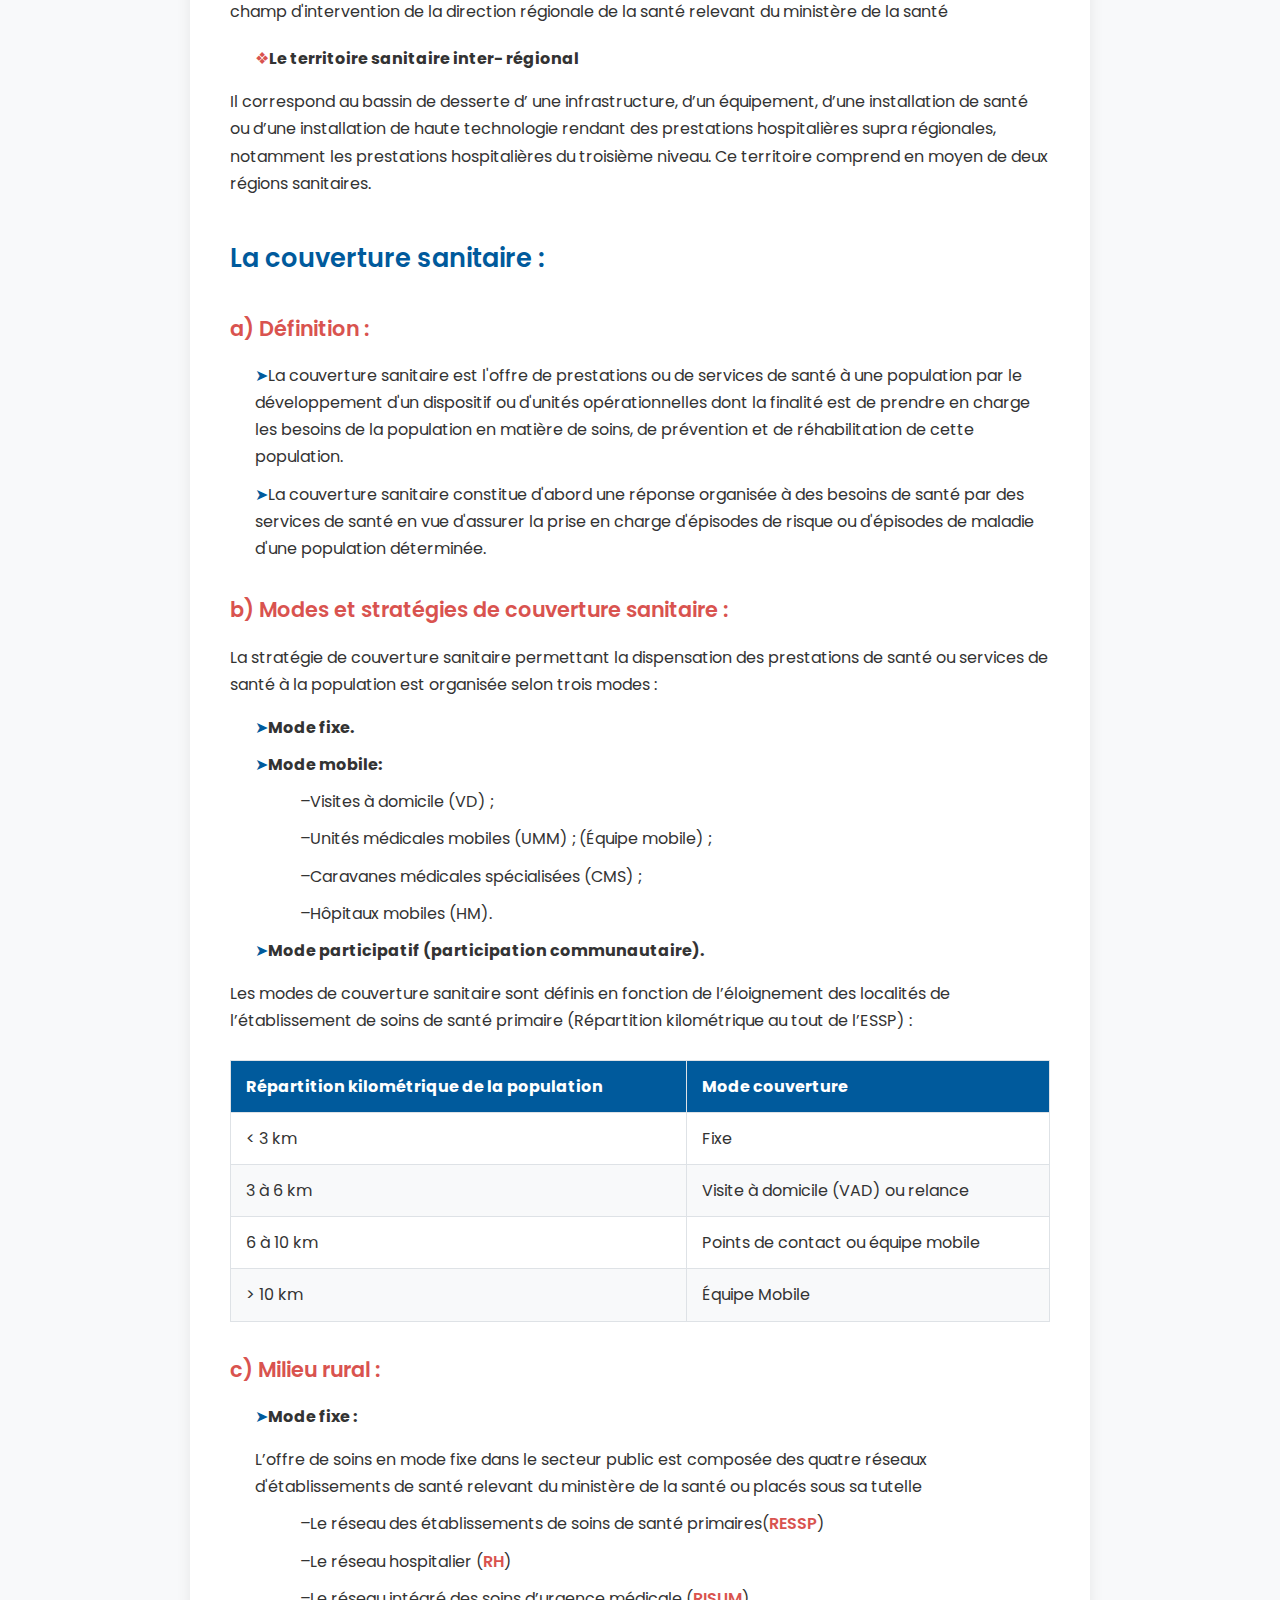
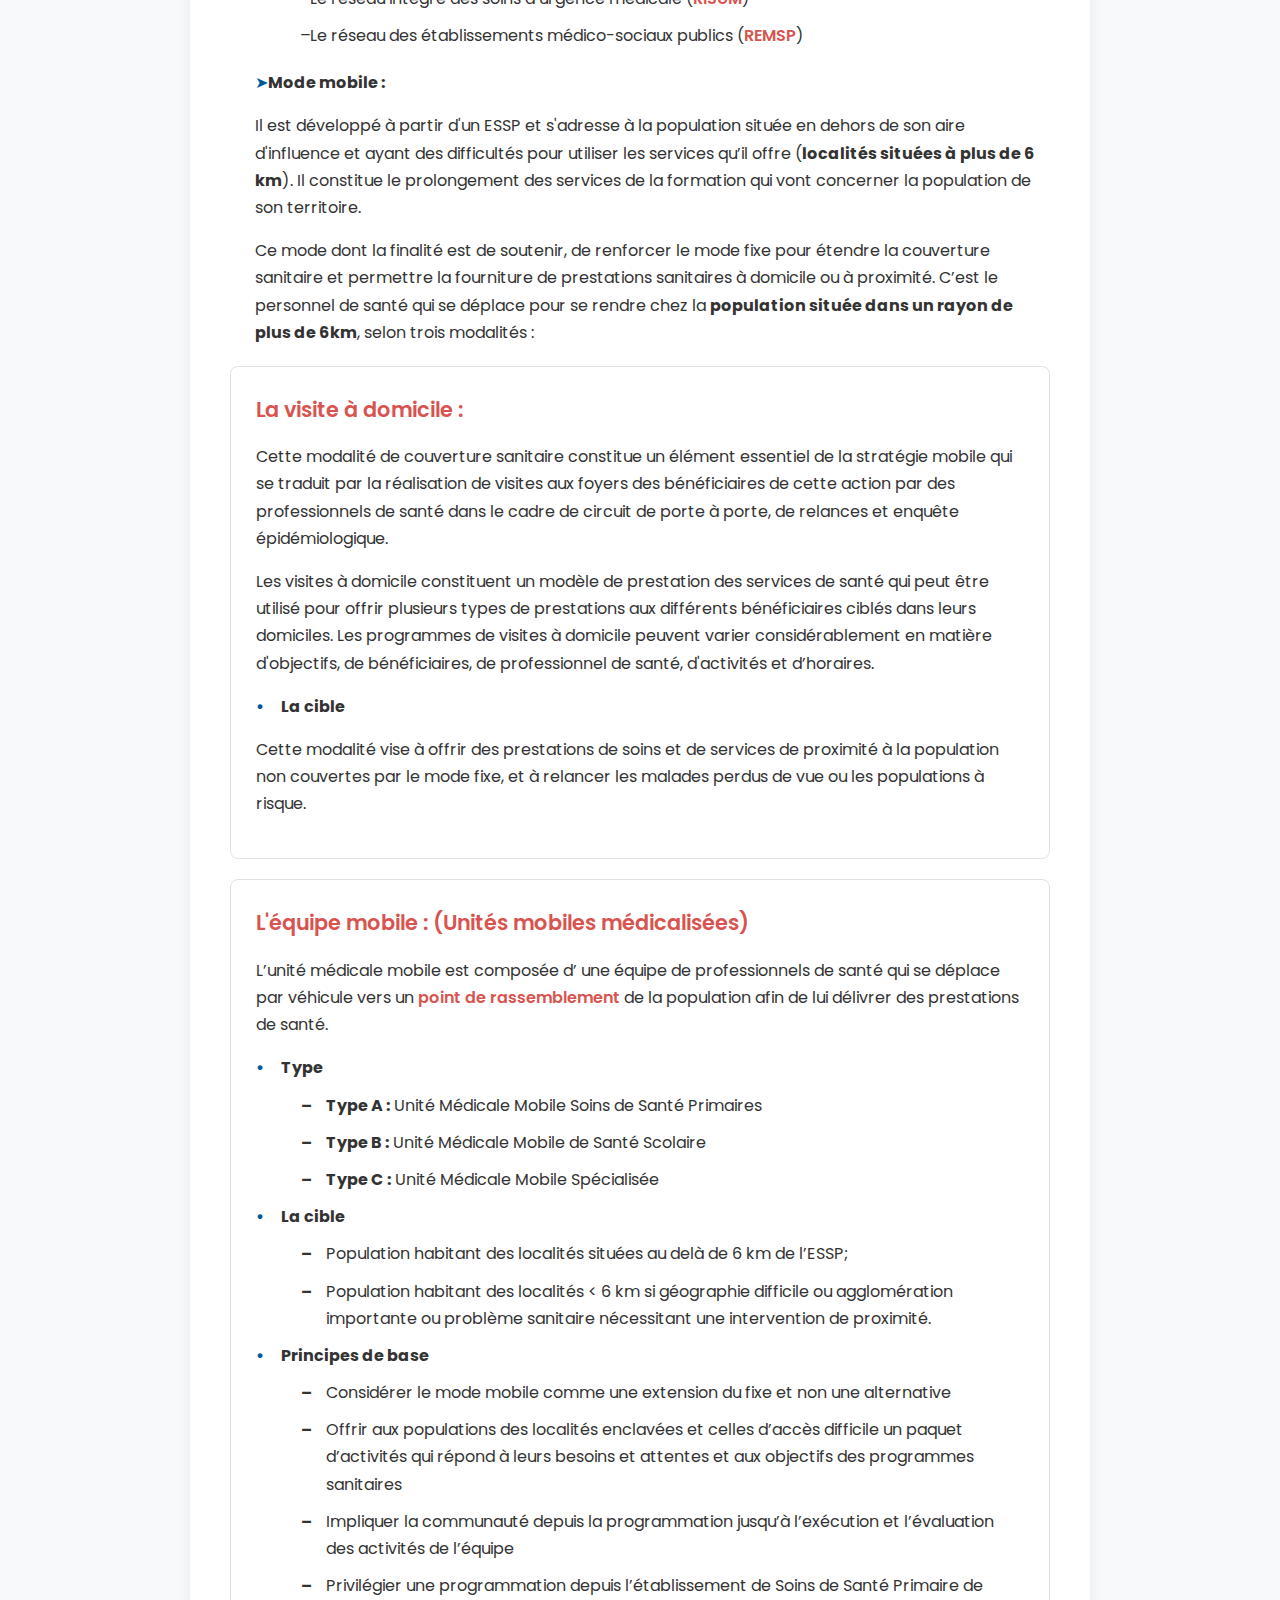
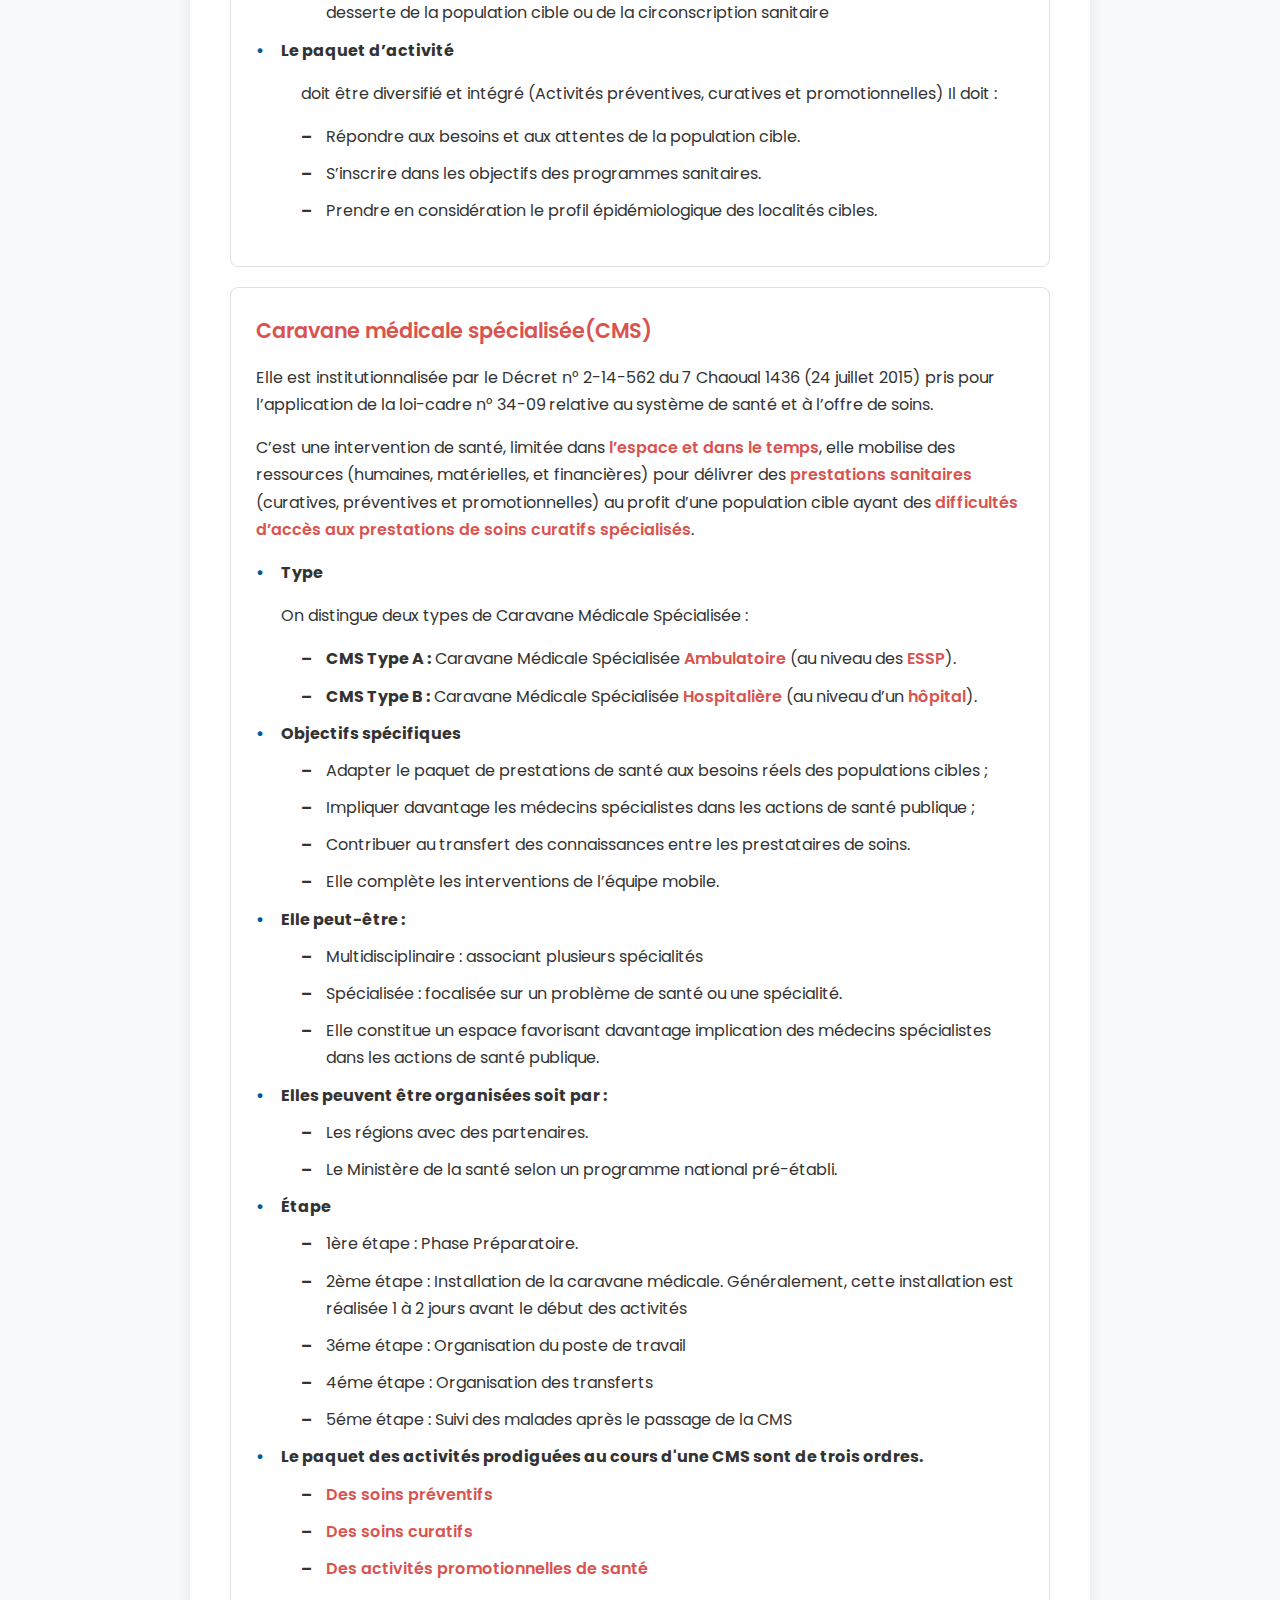
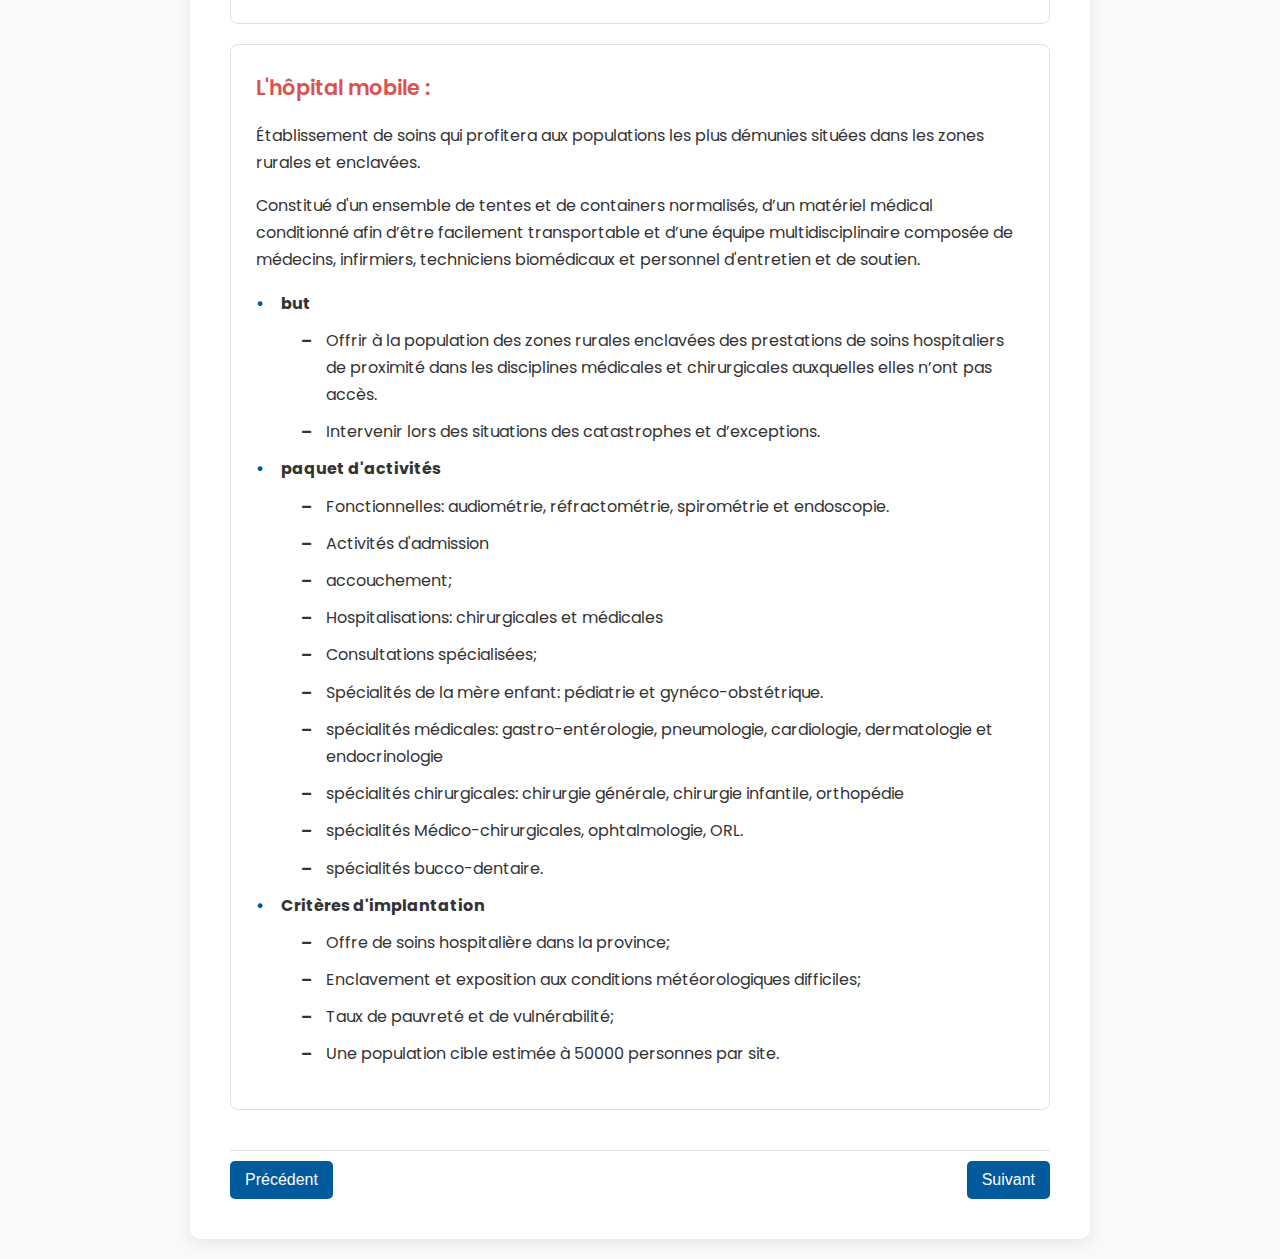
<file: 9.html>
<!DOCTYPE html>
<html lang="fr">
<head>
    <meta charset="UTF-8">
    <meta name="viewport" content="width=device-width, initial-scale=1.0">
    <title>Chapitre 9 : La couverture sanitaire</title>
    <link rel="preconnect" href="https://fonts.googleapis.com">
    <link rel="preconnect" href="https://fonts.gstatic.com" crossorigin>
    <link href="https://fonts.googleapis.com/css2?family=Poppins:wght@400;600;700&display=swap" rel="stylesheet">
    <link rel="stylesheet" href="style.css">
    <style>
        :root {
            --primary-color: #005A9C; /* Bleu institutionnel */
            --accent-color: #D9534F;  /* Rouge pour l'accentuation */
            --text-color: #333333;
            --bg-color: #F8F9FA;
            --card-bg-color: #FFFFFF;
            --border-color: #DEE2E6;
        }

        body {
            font-family: 'Poppins', sans-serif;
            background-color: var(--bg-color);
            color: var(--text-color);
            line-height: 1.7;
            margin: 0;
            padding: 20px;
        }

        .container {
            max-width: 900px;
            margin: 0 auto;
            background-color: var(--card-bg-color);
            border-radius: 10px;
            box-shadow: 0 4px 15px rgba(0, 0, 0, 0.08);
            overflow: hidden;
        }

        .chapter-header {
            background-color: var(--primary-color);
            color: white;
            padding: 25px 40px;
        }

        .chapter-header h2 {
            margin: 0;
            font-size: 2em;
            font-weight: 700;
            text-align: center;
            color: #FFFFFF;
        }
        
        .content-area {
            padding: 30px 40px;
        }
        
        .section {
            margin-bottom: 40px;
        }

        h3, h4, h5 { font-weight: 600; margin-bottom: 15px; }
        h3 { font-size: 1.6em; color: var(--primary-color); }
        h4 { font-size: 1.3em; color: var(--accent-color); margin-top: 30px; }
        h5 { font-size: 1.1em; color: var(--primary-color); }

        .card {
            border: 1px solid var(--border-color);
            border-radius: 8px;
            padding: 25px;
            margin-top: 20px;
            background-color: #fff;
        }

        ul { list-style: none; padding-left: 0; }
        li { position: relative; margin-bottom: 10px; padding-left: 25px; }

        ul.simple-list li::before, .list-styled li::before { position: absolute; left: 0; font-weight: bold; }
        .simple-list li::before { content: '•'; color: var(--primary-color); }
        .diamond-list li::before { content: '❖'; color: var(--accent-color); }
        .arrow-list li::before { content: '➤'; color: var(--primary-color); }
        .nested-list { margin-top: 10px; padding-left: 20px; }
        .nested-list li::before { content: '–'; color: var(--text-color); font-weight: normal; }

        .highlight-red { color: var(--accent-color); font-weight: 600; }
        
        /* Table Styles */
        .table-container { overflow-x: auto; margin: 25px 0; }
        table { width: 100%; border-collapse: collapse; }
        th, td { border: 1px solid var(--border-color); padding: 12px 15px; text-align: left; }
        thead { background-color: var(--primary-color); color: white; }
        tbody tr:nth-child(even) { background-color: #f8f9fa; }

        @media (max-width: 768px) {
            body { padding: 10px; }
            .content-area { padding: 20px; }
            .chapter-header h2 { font-size: 1.8em; }
        }
    </style>
</head>
<body id="chapter-9">

<div class="container">
    <header class="chapter-header">
        <h2>La couverture sanitaire</h2>
    </header>

    <main class="content-area">

        <section class="section">
            <h3>Le découpage sanitaire :</h3>
            <p>L’offre de soins doit être répartie sur l'ensemble du territoire national de manière équilibrée et équitable, sur la base de la carte sanitaire et des schémas régionaux de l’offre de soins.</p>
            <p>A cet effet le territoire national est découpé en territoire de santé qui constitue des bassins de desserte de la population desservie par un ou plusieurs établissements ou installation de santé.</p>
            <p>La délimitation de ces territoires qui se base sur le découpage administratif du royaume, peut être complétée le cas échéant par un découpage spécifique fixé par le ministre de la santé en vue d'arrêter les territoires les plus pertinents pour l'action sanitaire.</p>
            
            <h5>a) Les territoires de santé sont :</h5>
            <ul class="simple-list">
                <li>Les circonscriptions sanitaires ;</li>
                <li>Les préfectures et provinces sanitaires ;</li>
                <li>Les régions sanitaires ;</li>
                <li>Les territoires de santé interrégionaux ;</li>
            </ul>

            <ul class="diamond-list" style="margin-top:20px;">
                <li><strong>La circonscription sanitaire :</strong></li>
            </ul>
            <p>La circonscription sanitaire représente le territoire de base dans le découpage sanitaire pour la planification de l’offre de soins et la mise en œuvre des stratégies, des programmes et plans d’action sanitaires.</p>
            <p>La circonscription sanitaire correspond à l’aire géographique où l’ensemble des prestations de santé primaires doivent être disponible. Ces prestations comprennent les activités requises de prévention, de promotion de la santé et des modes de vie sains, ainsi que les soins liés à l'accouchement, aux urgences de proximité et à la médecine générale.</p>
            <p>La circonscription sanitaire peut être rurale et qui correspond au territoire d’un caïdat ou urbaine qui correspond au territoire d’un arrondissement dans les communes urbaines découpées en arrondissements, ou au territoire de l'ensemble de la commune urbaine, lorsque celle-ci n’est pas découpée en arrondissement.</p>
            <p>Chaque circonscription sanitaire est découpée en deux ou plusieurs secteurs sanitaires ; que chacun correspond à l’aire de desserte d'un centre de santé.</p>
            
            <ul class="diamond-list" style="margin-top:20px;">
                <li><strong>Les préfectures et provinces sanitaires :</strong></li>
            </ul>
            <p>Les préfectures et provinces correspondent respectivement aux ressorts territoriaux des préfectures et provinces administratives du royaume.</p>
            <p>Chaque préfecture est découpée en deux ou plusieurs circonscriptions sanitaires. L’offre de soins au niveau d’une préfecture ou province sanitaire correspond, en plus des prestations de soins de santé primaires, des prestations de réhabilitation et des prestations hospitalières de premier niveau.</p>
            <p>La préfecture ou la province sanitaire constitue le champ d'intervention d’une délégation préfectorale ou provinciale relevant du ministère de la santé.</p>
            
            <ul class="diamond-list" style="margin-top:20px;">
                <li><strong>Les régions sanitaires :</strong></li>
            </ul>
            <p>Les régions sanitaires correspondent au ressort territorial des régions administratives du royaume. Chaque région sanitaire est composée de deux ou plusieurs préfectures et provinces sanitaires. L'offre de soins au niveau d'une région sanitaire comporte, en plus des prestations de soins du niveau préfectoral provincial, les prestations hospitalières du deuxième niveau. La région sanitaire constitue le champ d'intervention de la direction régionale de la santé relevant du ministère de la santé</p>

            <ul class="diamond-list" style="margin-top:20px;">
                <li><strong>Le territoire sanitaire inter- régional</strong></li>
            </ul>
            <p>Il correspond au bassin de desserte d’ une infrastructure, d’un équipement, d’une installation de santé ou d’une installation de haute technologie rendant des prestations hospitalières supra régionales, notamment les prestations hospitalières du troisième niveau. Ce territoire comprend en moyen de deux régions sanitaires.</p>
        </section>

        <section class="section">
            <h3>La couverture sanitaire :</h3>
            <h4>a) Définition :</h4>
            <ul class="arrow-list">
                <li>La couverture sanitaire est l'offre de prestations ou de services de santé à une population par le développement d'un dispositif ou d'unités opérationnelles dont la finalité est de prendre en charge les besoins de la population en matière de soins, de prévention et de réhabilitation de cette population.</li>
                <li>La couverture sanitaire constitue d'abord une réponse organisée à des besoins de santé par des services de santé en vue d'assurer la prise en charge d'épisodes de risque ou d'épisodes de maladie d'une population déterminée.</li>
            </ul>

            <h4>b) Modes et stratégies de couverture sanitaire :</h4>
			<p>La stratégie de couverture sanitaire permettant la dispensation des prestations de santé ou services de santé à la population est organisée selon trois modes :</p>           
		   <ul class="arrow-list">
                 
                 <li><strong>Mode fixe.</strong></li>
                 <li><strong>Mode mobile:</strong>
                    <ul class="nested-list">
                        <li>Visites à domicile (VD) ;</li>
                        <li>Unités médicales mobiles (UMM) ; (Équipe mobile) ;</li>
                        <li>Caravanes médicales spécialisées (CMS) ;</li>
                        <li>Hôpitaux mobiles (HM).</li>
                    </ul>
                 </li>
                 <li><strong>Mode participatif (participation communautaire).</strong></li>
            </ul>
            <p>Les modes de couverture sanitaire sont définis en fonction de l’éloignement des localités de l’établissement de soins de santé primaire (Répartition kilométrique au tout de l’ESSP) :</p>
            <div class="table-container">
                <table>
                    <thead>
                        <tr>
                            <th>Répartition kilométrique de la population</th>
                            <th>Mode couverture</th>
                        </tr>
                    </thead>
                    <tbody>
                        <tr><td>&lt; 3 km</td><td>Fixe</td></tr>
                        <tr><td>3 à 6 km</td><td>Visite à domicile (VAD) ou relance</td></tr>
                        <tr><td>6 à 10 km</td><td>Points de contact ou équipe mobile</td></tr>
                        <tr><td>&gt; 10 km</td><td>Équipe Mobile</td></tr>
                    </tbody>
                </table>
            </div>
            
            <h4>c) Milieu rural :</h4>
            <ul class="arrow-list">
                <li><strong>Mode fixe :</strong>
                    <p style="padding-left:0; margin-bottom:10px;">L’offre de soins en mode fixe dans le secteur public est composée des quatre réseaux d'établissements de santé relevant du ministère de la santé ou placés sous sa tutelle</p>
                    <ul class="nested-list">
                        <li>Le réseau des établissements de soins de santé primaires(<span class="highlight-red">RESSP</span>)</li>
                        <li>Le réseau hospitalier (<span class="highlight-red">RH</span>)</li>
                        <li>Le réseau intégré des soins d’urgence médicale (<span class="highlight-red">RISUM</span>)</li>
                        <li>Le réseau des établissements médico-sociaux publics (<span class="highlight-red">REMSP</span>)</li>
                    </ul>
                </li>
                 <li style="margin-top:20px;"><strong>Mode mobile :</strong>
                    <p style="padding-left:0;">Il est développé à partir d'un ESSP et s'adresse à la population située en dehors de son aire d'influence et ayant des difficultés pour utiliser les services qu’il offre (<strong>localités situées à plus de 6 km</strong>). Il constitue le prolongement des services de la formation qui vont concerner la population de son territoire.</p>
                    <p style="padding-left:0;">Ce mode dont la finalité est de soutenir, de renforcer le mode fixe pour étendre la couverture sanitaire et permettre la fourniture de prestations sanitaires à domicile ou à proximité. C’est le personnel de santé qui se déplace pour se rendre chez la <strong>population située dans un rayon de plus de 6km</strong>, selon trois modalités :</p>
                </li>
            </ul>
            
            <div class="card">
                <h4 class="diamond-list" style="margin:0;">La visite à domicile :</h4>
                <p>Cette modalité de couverture sanitaire constitue un élément essentiel de la stratégie mobile qui se traduit par la réalisation de visites aux foyers des bénéficiaires de cette action par des professionnels de santé dans le cadre de circuit de porte à porte, de relances et enquête épidémiologique.</p>
                <p>Les visites à domicile constituent un modèle de prestation des services de santé qui peut être utilisé pour offrir plusieurs types de prestations aux différents bénéficiaires ciblés dans leurs domiciles. Les programmes de visites à domicile peuvent varier considérablement en matière d'objectifs, de bénéficiaires, de professionnel de santé, d'activités et d’horaires.</p>
                <ul class="simple-list"><li><strong>La cible</strong></li></ul>
                <p>Cette modalité vise à offrir des prestations de soins et de services de proximité à la population non couvertes par le mode fixe, et à relancer les malades perdus de vue ou les populations à risque.</p>
            </div>

            <div class="card">
                <h4 class="diamond-list" style="margin:0;">L'équipe mobile : (Unités mobiles médicalisées)</h4>
                <p>L’unité médicale mobile est composée d’ une équipe de professionnels de santé qui se déplace par véhicule vers un <span class="highlight-red">point de rassemblement</span> de la population afin de lui délivrer des prestations de santé.</p>
                 <ul class="simple-list">
                     <li><strong>Type</strong>
                         <ul class="nested-list">
                             <li><strong>Type A :</strong> Unité Médicale Mobile Soins de Santé Primaires</li>
                             <li><strong>Type B :</strong> Unité Médicale Mobile de Santé Scolaire</li>
                             <li><strong>Type C :</strong> Unité Médicale Mobile Spécialisée</li>
                         </ul>
                     </li>
                     <li><strong>La cible</strong>
                         <ul class="nested-list">
						 <li>Population habitant des localités situées au delà de 6 km de l’ESSP;</li>
						 <li>Population habitant des localités < 6 km si géographie difficile ou agglomération importante ou problème sanitaire nécessitant une intervention de proximité.</li>
						 </ul>
						 </li>
                     <li><strong>Principes de base</strong>
					 <ul class="nested-list">
						 <li>Considérer le mode mobile comme une extension du fixe et non une alternative</li>
						 <li>Offrir aux populations des localités enclavées et celles d’accès difficile un paquet d’activités qui répond à leurs besoins et attentes et aux objectifs des programmes sanitaires</li>
						 <li>Impliquer la communauté depuis la programmation jusqu’à l’exécution et l’évaluation des activités de l’équipe</li>
						 <li>Privilégier une programmation depuis l’établissement de Soins de Santé Primaire de desserte de la population cible ou de la circonscription sanitaire</li>
						 </ul>
						 </li>
						 <li><strong>Le paquet d’activité</strong>
					 <ul class="nested-list">
					 <p> doit être diversifié et intégré (Activités préventives, curatives et promotionnelles) Il doit :</p>
						 <li>Répondre aux besoins et aux attentes de la population cible.</li>
						 <li>S’inscrire dans les objectifs des programmes sanitaires.</li>
						 <li>Prendre en considération le profil épidémiologique des localités cibles.</li>
						 </ul>
                     </li>
                 </ul>
            </div>
            
            <div class="card">
                 <h4 class="diamond-list" style="margin:0;">Caravane médicale spécialisée(CMS)</h4>
                 <p>Elle est institutionnalisée par le Décret n° 2-14-562 du 7 Chaoual 1436 (24 juillet 2015) pris pour l’application de la loi-cadre n° 34-09 relative au système de santé et à l’offre de soins.</p>
                 <p>C’est une intervention de santé, limitée dans <span class="highlight-red">l’espace et dans le temps</span>, elle mobilise des ressources (humaines, matérielles, et financières) pour délivrer des <span class="highlight-red">prestations sanitaires</span> (curatives, préventives et promotionnelles) au profit d’une population cible ayant des <span class="highlight-red">difficultés d’accès aux prestations de soins curatifs spécialisés</span>.</p>
                 <ul class="simple-list">
                     <li><strong>Type</strong><p>On distingue deux types de Caravane Médicale Spécialisée :</p>
                        <ul class="nested-list">
                            <li><strong>CMS Type A :</strong> Caravane Médicale Spécialisée <span class="highlight-red">Ambulatoire</span> (au niveau des <span class="highlight-red">ESSP</span>).</li>
                            <li><strong>CMS Type B :</strong> Caravane Médicale Spécialisée <span class="highlight-red">Hospitalière</span> (au niveau d’un <span class="highlight-red">hôpital</span>).</li>
                        </ul>
                     </li>
                     <li><strong>Objectifs spécifiques</strong>
                         <ul class="nested-list">
                            <li>Adapter le paquet de prestations de santé aux besoins réels des populations cibles ;</li>
                            <li>Impliquer davantage les médecins spécialistes dans les actions de santé publique ;</li>
                            <li>Contribuer au transfert des connaissances entre les prestataires de soins.</li>
                            <li>Elle complète les interventions de l’équipe mobile.</li>
                         </ul>
                     </li>
                     <li><strong>Elle peut-être :</strong>
                        <ul class="nested-list">
                            <li>Multidisciplinaire : associant plusieurs spécialités</li>
                            <li>Spécialisée : focalisée sur un problème de santé ou une spécialité.</li>
							<li>Elle constitue un espace favorisant davantage implication des médecins spécialistes dans les actions de santé publique.</li>
                        </ul>
                     </li>
					 
					 <li><strong>Elles peuvent être organisées soit par :</strong>
                        <ul class="nested-list">
					 <li>Les régions avec des partenaires.</li>
					<li>Le Ministère de la santé selon un programme national pré-établi.</li>
					  </ul>
                     </li>
                     <li><strong>Étape</strong>
                        <ul class="nested-list">
                            <li>1ère étape : Phase Préparatoire.</li>
                            <li>2ème étape : Installation de la caravane médicale. Généralement, cette installation est réalisée 1 à 2 jours avant le début des activités</li>
                            <li>3éme étape : Organisation du poste de travail</li>
                            <li>4éme étape : Organisation des transferts</li>
                            <li>5éme étape : Suivi des malades après le passage de la CMS</li>
                        </ul>
                     </li>
                      <li><strong>Le paquet des activités prodiguées au cours d'une CMS sont de trois ordres.</strong>
                        <ul class="nested-list">
                            <li><span class="highlight-red">Des soins préventifs</span></li>
                            <li><span class="highlight-red">Des soins curatifs</span></li>
                            <li><span class="highlight-red">Des activités promotionnelles de santé</span></li>
                        </ul>
                     </li>
                 </ul>
            </div>
            
            <div class="card">
                <h4 class="diamond-list" style="margin:0;">L'hôpital mobile :</h4>
                <p>Établissement de soins qui profitera aux populations les plus démunies situées dans les zones rurales et enclavées.</p>
                <p>Constitué d'un ensemble de tentes et de containers normalisés, d’un matériel médical conditionné afin d’être facilement transportable et d’une équipe multidisciplinaire composée de médecins, infirmiers, techniciens biomédicaux et personnel d'entretien et de soutien.</p>
                <ul class="simple-list">
                    <li><strong>but</strong>
                        <ul class="nested-list">
                            <li>Offrir à la population des zones rurales enclavées des prestations de soins hospitaliers de proximité dans les disciplines médicales et chirurgicales auxquelles elles n’ont pas accès.</li>
                            <li>Intervenir lors des situations des catastrophes et d’exceptions.</li>
                        </ul>
                    </li>
                    <li><strong>paquet d'activités</strong>
                        <ul class="nested-list">
                            <li>Fonctionnelles: audiométrie, réfractométrie, spirométrie et endoscopie.</li>
                            <li>Activités d'admission</li>
                            <li>accouchement;</li>
                            <li>Hospitalisations: chirurgicales et médicales</li>
                            <li>Consultations spécialisées;</li>
                            <li>Spécialités de la mère enfant: pédiatrie et gynéco-obstétrique.</li>
                            <li>spécialités médicales: gastro-entérologie, pneumologie, cardiologie, dermatologie et endocrinologie</li>
                            <li>spécialités chirurgicales: chirurgie générale, chirurgie infantile, orthopédie</li>
                            <li>spécialités Médico-chirurgicales, ophtalmologie, ORL.</li>
                            <li>spécialités bucco-dentaire.</li>
                        </ul>
                    </li>
                    <li><strong>Critères d'implantation</strong>
                         <ul class="nested-list">
                            <li>Offre de soins hospitalière dans la province;</li>
                            <li>Enclavement et exposition aux conditions météorologiques difficiles;</li>
                            <li>Taux de pauvreté et de vulnérabilité;</li>
                            <li>Une population cible estimée à 50000 personnes par site.</li>
                        </ul>
                    </li>
                </ul>
            </div>

        </section>

    </main>
</div>

<script src="script.js"></script>
</body>
</html>
</file>
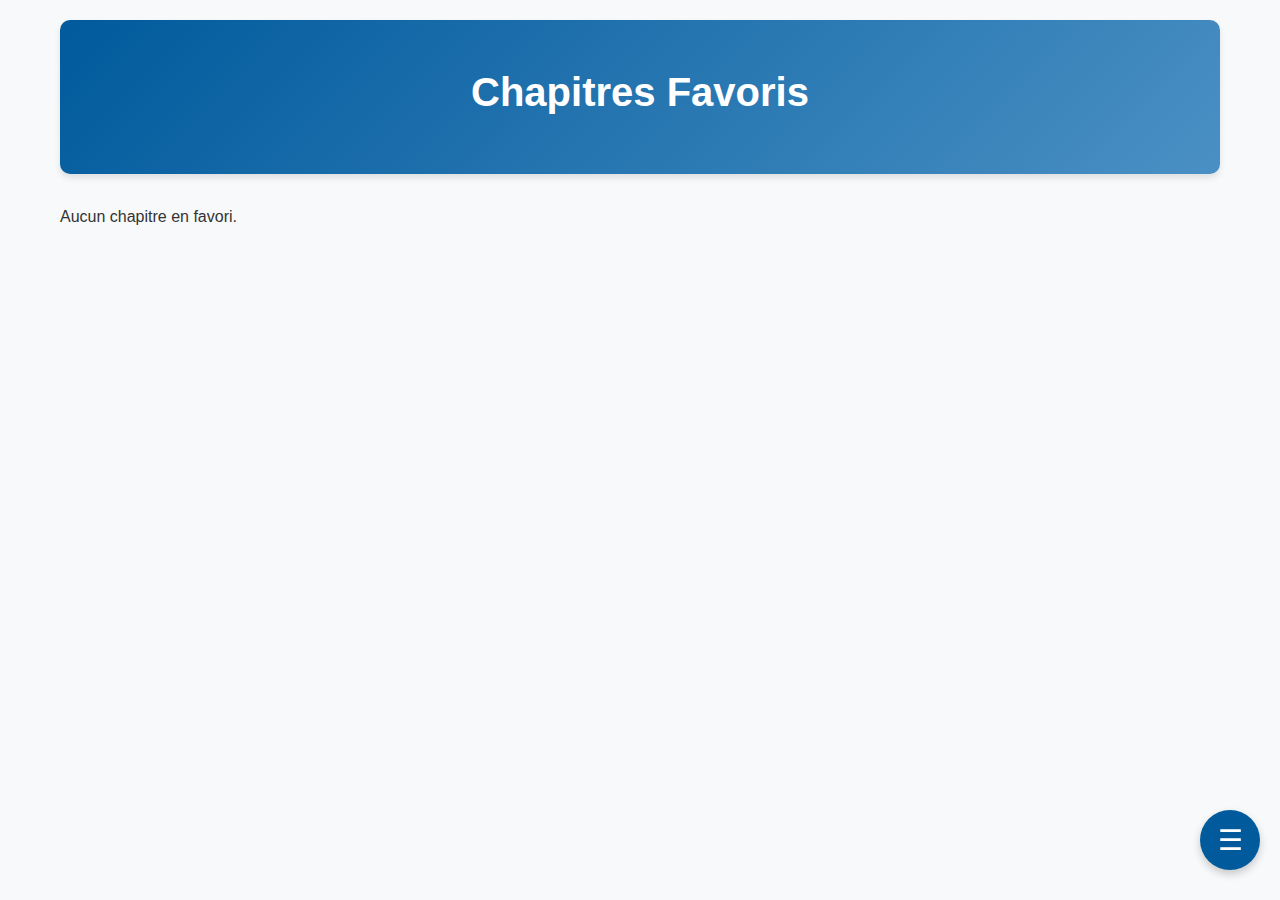
<file: favorites.html>
<!DOCTYPE html>
<html lang="fr">
<head>
    <meta charset="UTF-8">
    <meta name="viewport" content="width=device-width, initial-scale=1.0">
    <title>Chapitres Favoris</title>
    <link rel="stylesheet" href="style.css">
    <style>
        :root {
            --primary-color: #005A9C; /* Bleu institutionnel */
            --accent-color: #D9534F;  /* Rouge pour l'accentuation */
            --text-color: #333333;
            --bg-color: #F8F9FA;
            --card-bg-color: #FFFFFF;
            --border-color: #DEE2E6;
        }
        
        * {
            margin: 0;
            padding: 0;
            box-sizing: border-box;
            font-family: 'Segoe UI', Tahoma, Geneva, Verdana, sans-serif;
        }
        
        body {
            background-color: var(--bg-color);
            color: var(--text-color);
            line-height: 1.6;
        }
        
        .container {
            max-width: 1200px;
            margin: 0 auto;
            padding: 20px;
        }
        
        header {
            background: linear-gradient(135deg, var(--primary-color), #4a90c4);
            color: white;
            padding: 40px 0;
            text-align: center;
            border-radius: 10px;
            margin-bottom: 30px;
            box-shadow: 0 4px 6px rgba(0, 0, 0, 0.1);
        }
        
        header h1 {
            font-size: 2.5rem;
            margin-bottom: 10px;
        }
        
        .chapters {
            display: grid;
            grid-template-columns: repeat(auto-fill, minmax(300px, 1fr));
            gap: 20px;
            margin-bottom: 30px;
        }
        
        .chapter-card {
            background-color: var(--card-bg-color);
            border-radius: 10px;
            overflow: hidden;
            box-shadow: 0 2px 4px rgba(0, 0, 0, 0.05);
            transition: transform 0.3s ease, box-shadow 0.3s ease;
            border: 1px solid var(--border-color);
        }
        
        .chapter-card:hover {
            transform: translateY(-5px);
            box-shadow: 0 6px 12px rgba(0, 0, 0, 0.1);
        }
        
        .chapter-card a {
            text-decoration: none;
            color: inherit;
            display: block;
            padding: 20px;
        }
        
        .chapter-number {
            background-color: var(--primary-color);
            color: white;
            width: 40px;
            height: 40px;
            border-radius: 50%;
            display: flex;
            align-items: center;
            justify-content: center;
            font-weight: bold;
            margin-bottom: 15px;
        }
        
        .chapter-title {
            font-size: 1.2rem;
            font-weight: 600;
            color: var(--primary-color);
            margin-bottom: 10px;
        }
        
        .chapter-description {
            color: var(--text-color);
            opacity: 0.8;
            font-size: 0.9rem;
        }
        
        @media (max-width: 768px) {
            header h1 {
                font-size: 2rem;
            }
            
            .chapters {
                grid-template-columns: 1fr;
            }
        }
    </style>
</head>
<body>
    <div class="container">
        <header>
            <h1>Chapitres Favoris</h1>
        </header>
        <div id="favorites-grid" class="chapters"></div>
    </div>
    <script src="script.js"></script>
    <script>
        document.addEventListener('DOMContentLoaded', () => {
            const chapterData = {
                "1": { title: "Clarification des concepts", description: "Introduction aux concepts fondamentaux du système de santé" },
                "2": { title: "Les composantes du système national de santé", description: "Analyse des éléments constitutifs du système de santé marocain" },
                "3": { title: "Organisation du Ministère de la santé", description: "Structure et fonctionnement du Ministère de la santé" },
                "4": { title: "Organisation de l'offre de soins au Maroc", description: "Panorama de l'organisation des soins de santé au Maroc" },
                "5": { title: "Le réseau hospitalier (RH)", description: "Présentation détaillée du réseau hospitalier marocain" },
                "6": { title: "Le réseau d'établissements de soins de santé primaires (RESSP)", description: "Le rôle central des soins de santé primaires" },
                "7": { title: "Réseau intégré des soins d'urgences médicales (RISUM)", description: "Organisation et gestion des urgences médicales" },
                "8": { title: "Le réseau des établissements médico-sociaux (REMS)", description: "Structures médico-sociales et leur importance" },
                "9": { title: "La couverture sanitaire", description: "Analyse de la couverture sanitaire au Maroc" },
                "10": { title: "La participation communautaire", description: "Rôle de la communauté dans le système de santé" },
                "11": { title: "Le circuit du malade & filière de soins", description: "Parcours du patient dans le système de santé" },
                "12": { title: "Les programmes de santé", description: "Programmes nationaux de santé et leur mise en œuvre" },
                "13": { title: "Ressources humaines du Ministère de la santé", description: "Gestion des ressources humaines dans le secteur de la santé" }
            };

            const favoritesGrid = document.getElementById('favorites-grid');
            const favorites = JSON.parse(localStorage.getItem('favorites')) || [];

            if (favorites.length === 0) {
                favoritesGrid.innerHTML = '<p>Aucun chapitre en favori.</p>';
            } else {
                favorites.forEach(fav => {
                    const chapterNum = fav.replace('Chapter ', '');
                    const chapterInfo = chapterData[chapterNum];
                    if (chapterInfo) {
                        const card = document.createElement('div');
                        card.className = 'chapter-card';
                        card.innerHTML = `
                            <a href="${chapterNum}.html">
                                <div class="chapter-number">${chapterNum}</div>
                                <div class="chapter-title">${chapterInfo.title}</div>
                                <div class="chapter-description">${chapterInfo.description}</div>
                            </a>
                        `;
                        favoritesGrid.appendChild(card);
                    }
                });
            }

            // Check for saved night mode preference
            if (localStorage.getItem('nightMode') === 'enabled') {
                document.body.classList.add('night-mode');
            }
        });
    </script>
</body>
</html>
</file>
<file: style.css>
.fab-container {
    position: fixed;
    bottom: 20px; /* Adjusted bottom margin */
    right: 20px; /* Adjusted right margin */
    display: flex;
    flex-direction: column-reverse; /* Main button at the bottom */
    align-items: center;
    z-index: 1000;
}

.fab-main {
    width: 60px; /* Main button size */
    height: 60px;
    border-radius: 50%;
    background-color: var(--primary-color);
    color: white;
    border: none;
    box-shadow: 0 4px 8px rgba(0, 0, 0, 0.2);
    cursor: pointer;
    display: flex;
    align-items: center;
    justify-content: center;
    font-size: 28px; /* Main icon size */
    transition: background-color 0.3s, transform 0.3s;
    z-index: 1001; /* Ensure main button is always on top */
}

.fab-main:hover {
    background-color: #004175;
    transform: scale(1.05); /* Reduced scale effect */
}

.fab-menu {
    display: flex;
    flex-direction: column;
    align-items: center;
    gap: 8px; /* Increased gap between menu buttons */
    max-height: 0;
    overflow: hidden;
    transition: max-height 0.3s ease-out, opacity 0.3s ease-out;
    opacity: 0;
    padding: 5px  0 5px 0;
}


.fab-menu.open {
    max-height: 250px; /* Sufficient height for all buttons */
    opacity: 1;
    margin-top: 10px; /* Add margin to push it down */
    width: 60px; /* Maintain size for close button */
}

.fab-menu button {
    width: 56px; /* Size for sub-buttons */
    height: 56px;
    border-radius: 50%;
    background-color: var(--primary-color);
    color: white;
    border: none;
    box-shadow: 0 2px 4px rgba(0, 0, 0, 0.1);
    cursor: pointer;
    display: flex;
    align-items: center;
    justify-content: center;
    font-size: 24px; /* Icon size for sub-buttons */
    transition: background-color 0.3s, transform 0.3s;
}

.fab-menu button:hover {
    background-color: #004175;
    transform: scale(1.05); /* Reduced scale effect */
}

body.night-mode {
    background-color: #000000;
    color: #ffffff;
}

body.night-mode .container,
body.night-mode .card,
body.night-mode .chapter-card,
body.night-mode .intro,
body.night-mode .function-column,
body.night-mode .sector-card,
body.night-mode .favorite-card {
    background-color: #1a1a1a;
    border-color: #333;
    color: #ffffff;
}

body.night-mode .chapter-description,
body.night-mode p {
    color: #ffffff;
}

body.night-mode header,
body.night-mode .chapter-header {
    background: #2a2a2a;
    border-bottom-color: #333;
}

body.night-mode h1,
body.night-mode h2,
body.night-mode h3,
body.night-mode h4,
body.night-mode h5,
body.night-mode .chapter-title,
body.night-mode .section-title,
body.night-mode .highlight-title,
body.night-mode .action-title {
    color: var(--primary-color);
}

body.night-mode .highlight-red {
    color: var(--accent-color);
}

body.night-mode strong,
body.night-mode .bold-keyword {
    color: #ffffff;
}

body.night-mode a {
    color: var(--primary-color);
}

body.night-mode table thead {
    background-color: #333;
}

body.night-mode table,
body.night-mode th,
body.night-mode td {
    border-color: #333;
}

body.night-mode tbody tr:nth-child(even) {
    background-color: #2a2a2a;
}

body.night-mode .source,
body.night-mode .source-note {
    color: #9e9e9e;
}

body.night-mode .central-hub {
    background-color: #2a2a2a;
    border-color: var(--primary-color);
    color: var(--accent-color);
}

body.night-mode .sector-card {
    border-color: var(--accent-color);
}

body.night-mode .sector-card h3 {
    color: var(--accent-color);
}

body.night-mode .list-styled.diamond li::before,
body.night-mode .list-styled.diamond-list li::before {
    color: var(--accent-color);
}

body.night-mode .organigram-container {
    background-color: #2a2a2a;
    border-color: #333;
}

/* body.night-mode .organigram-title {
    background-color: var(--accent-color);
} */

body.night-mode .formula-container {
    background-color: #2a2a2a;
}

body.night-mode .formula-numerator {
    border-bottom-color: #ffffff;
}

body.night-mode .support-box {
    background-color: #2a2a2a;
    border-left-color: var(--primary-color);
}

body.night-mode .quote {
    border-left-color: var(--primary-color);
    color: #9e9e9e;
}

body.night-mode .simple-list li::before,
body.night-mode .arrow-list li::before,
body.night-mode .list-styled.arrow > li::before,
body.night-mode .list-styled.diamond > li::before,
body.night-mode .list-styled.big-diamond > li::before {
    color: var(--primary-color);
}

body.night-mode .fab {
    background-color: #333;
    color: #f0f0f0;
    border: 1px solid #555;
}

body.night-mode .fab:hover {
    background-color: #444;
}

/* Favorites Page Styles */
.favorites-grid {
    display: grid;
    grid-template-columns: repeat(auto-fill, minmax(300px, 1fr));
    gap: 20px;
    margin-top: 30px;
}

.favorite-card {
    background-color: var(--card-bg-color);
    border-radius: 10px;
    overflow: hidden;
    box-shadow: 0 2px 4px rgba(0, 0, 0, 0.05);
    transition: transform 0.3s ease, box-shadow 0.3s ease;
    border: 1px solid var(--border-color);
}

.favorite-card:hover {
    transform: translateY(-5px);
    box-shadow: 0 6px 12px rgba(0, 0, 0, 0.1);
}

.favorite-card a {
    text-decoration: none;
    color: inherit;
    display: block;
    padding: 20px;
}

.favorite-card .chapter-title {
    font-size: 1.2rem;
    font-weight: 600;
    color: var(--primary-color);
}

/* Notification Styles */
.notification {
    position: fixed;
    bottom: 30px;
    left: 50%;
    transform: translateX(-50%);
    background-color: #333;
    color: white;
    padding: 12px 24px;
    border-radius: 25px;
    box-shadow: 0 4px 8px rgba(0, 0, 0, 0.2);
    opacity: 0;
    visibility: hidden;
    transition: opacity 0.5s, visibility 0.5s, bottom 0.5s;
    z-index: 1000;
}

.notification.show {
    opacity: 1;
    visibility: visible;
    bottom: 50px;
}

/* Chapter Navigation Styles */
.chapter-navigation {
    margin-top: 40px;
    padding-top: 20px;
    border-top: 1px solid var(--border-color);
    display: flex;
    justify-content: space-between;
    padding: 10px 0;
}

.chapter-navigation button {
    background-color: var(--primary-color);
    color: white;
    border: none;
    padding: 10px 15px;
    border-radius: 5px;
    cursor: pointer;
    font-size: 1em;
    transition: background-color 0.3s ease;
}

.chapter-navigation button:hover {
    background-color: #004175;
}

.chapter-navigation button:disabled {
    background-color: #cccccc;
    cursor: not-allowed;
}

body.night-mode .chapter-navigation {
    border-top: 1px solid #333;
}

body.night-mode .chapter-navigation button {
    background-color: #333;
    color: #f0f0f0;
    border: 1px solid #005a9c;
}

body.night-mode .chapter-navigation button:hover {
    background-color: #444;
}

body.night-mode .chapter-navigation button:disabled {
    background-color: #222;
    border-color: #444;
    color: #888;
}

/* Remove body padding adjustment */
body {
    padding-bottom: 20px; /* Reset to default or desired padding */
}
</file>
